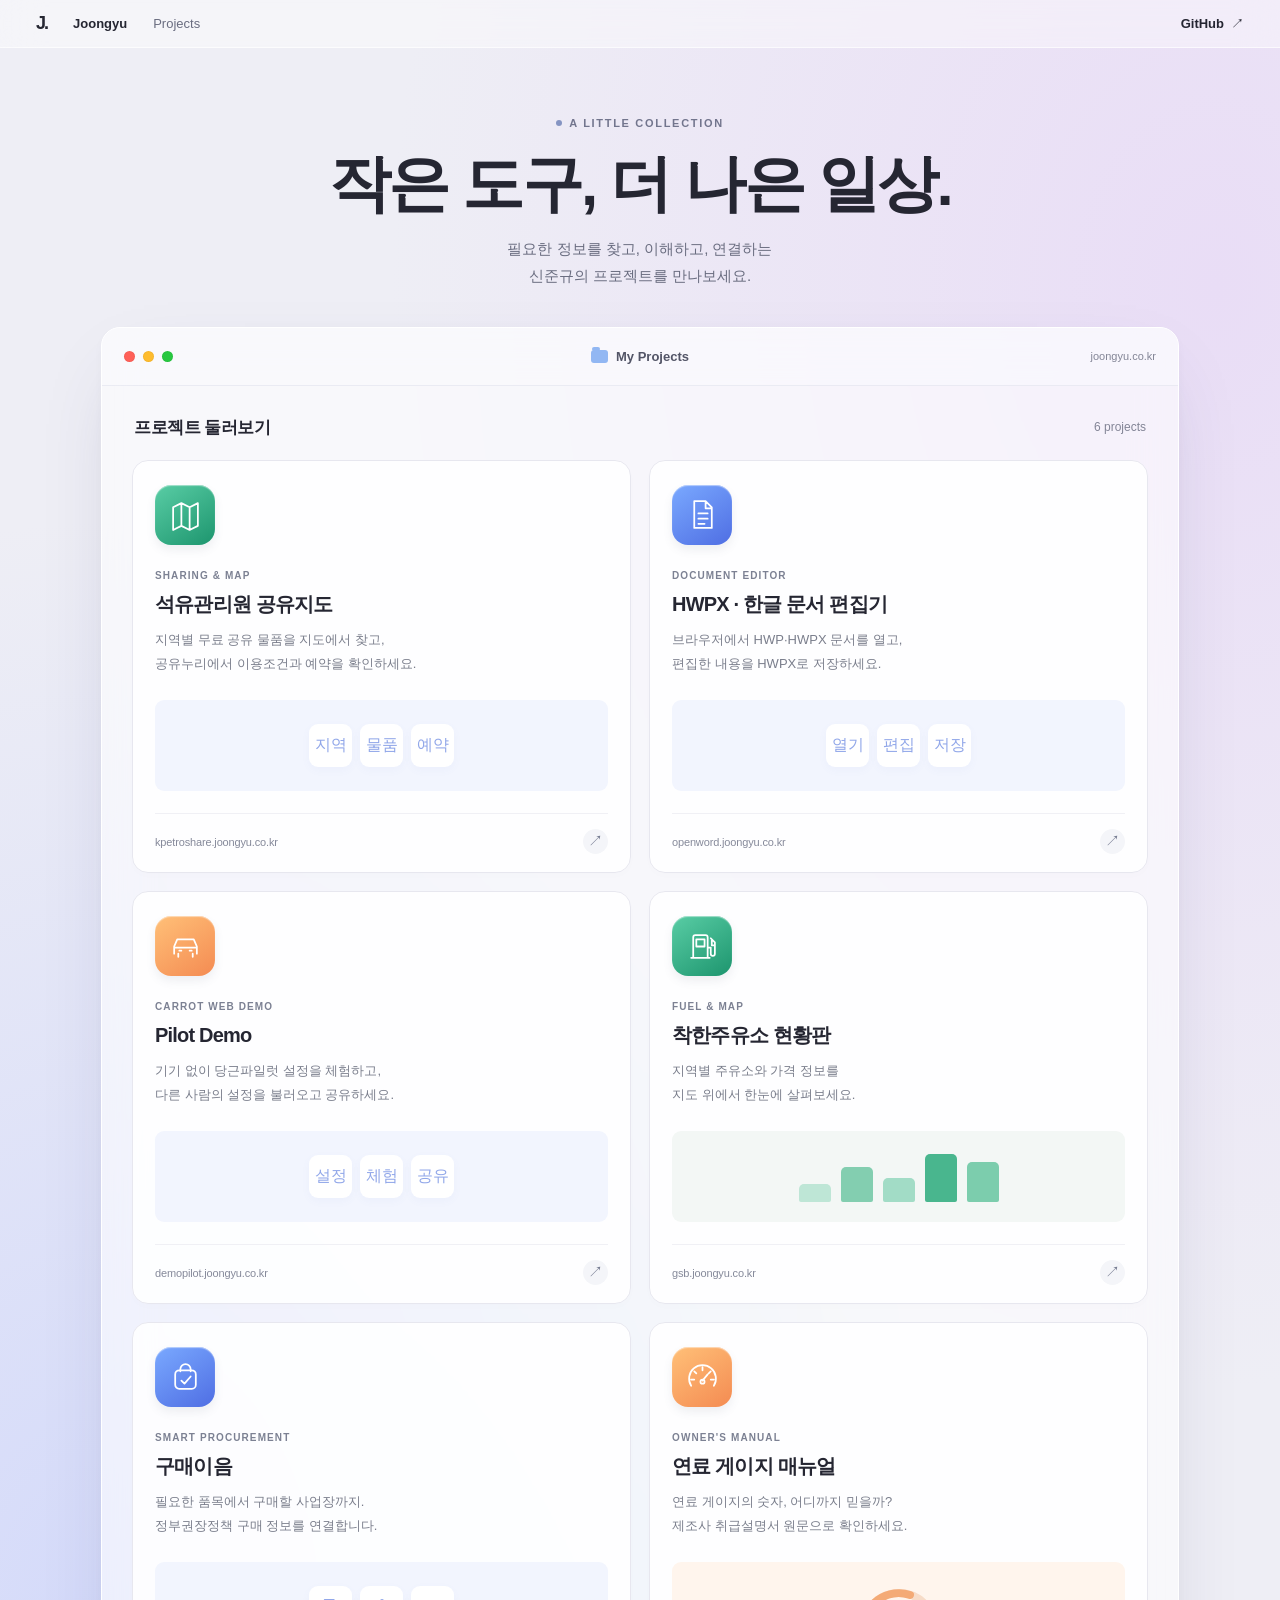
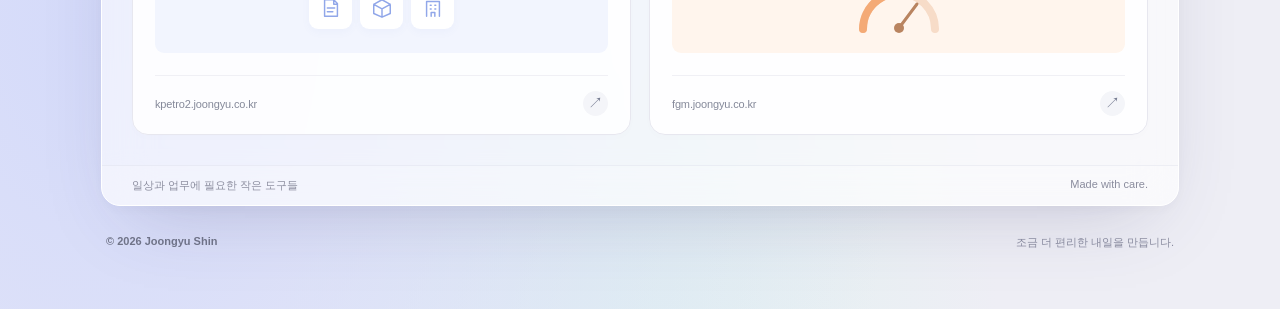
<file: index.html>
<!doctype html>
<html lang="ko">
<head>
<meta charset="utf-8"><meta name="viewport" content="width=device-width,initial-scale=1">
<meta name="description" content="신준규의 프로젝트 — 석유관리원 공유지도, HWPX 한글 문서 편집기, 착한주유소 현황판, 구매이음, 연료 게이지 매뉴얼, Pilot Demo">
<meta name="theme-color" content="#ececf6"><title>Joongyu · Projects</title>
<style>
:root{color-scheme:light;--ink:#252632;--muted:#6a6d80;--blue:#4369dc}*{box-sizing:border-box}body{margin:0;min-height:100svh;color:var(--ink);font-family:-apple-system,BlinkMacSystemFont,"Segoe UI","Apple SD Gothic Neo","Malgun Gothic",sans-serif;background:#eeeef5;background-image:radial-gradient(ellipse at 8% 85%,#d4dafa 0,transparent 48%),radial-gradient(ellipse at 95% 15%,#e9ddf6 0,transparent 48%),radial-gradient(ellipse at 50% 110%,#e1f2f0 0,transparent 40%)}a{color:inherit;text-decoration:none}a:focus-visible{outline:3px solid #4369dc;outline-offset:6px}.skip{position:fixed;top:-100px;left:20px;z-index:5;padding:12px;background:white}.skip:focus{top:12px}.menubar{height:48px;display:flex;align-items:center;justify-content:space-between;padding:0 36px;background:#ffffff65;border-bottom:1px solid #ffffffa8;backdrop-filter:blur(20px);font-size:13px}.menuleft{display:flex;align-items:center;gap:26px}.monogram{font-size:18px;font-weight:850;letter-spacing:-2px}.menuleft strong{font-weight:650}.menuleft span:last-child{color:var(--muted)}.github{display:flex;align-items:center;gap:7px;font-weight:550}.github svg{width:16px;height:16px}main{max-width:1150px;margin:0 auto;padding:64px 36px 30px}.intro{text-align:center;margin-bottom:38px}.eyebrow{display:inline-flex;align-items:center;gap:7px;font-size:11px;font-weight:650;letter-spacing:1.7px;color:#72758d}.eyebrow::before{content:"";width:6px;height:6px;background:#8594c2;border-radius:50%}h1{font-size:clamp(38px,5.5vw,62px);line-height:1.16;letter-spacing:-2.6px;font-weight:730;margin:18px 0 15px}.intro p{margin:0;color:var(--muted);font-size:15px;line-height:1.8}.window{overflow:hidden;background:#ffffff94;border:1px solid #fff;border-radius:19px;box-shadow:0 30px 75px -30px #45447740,0 4px 14px #54537509;backdrop-filter:blur(24px)}.toolbar{height:58px;display:grid;grid-template-columns:1fr auto 1fr;align-items:center;padding:0 22px;border-bottom:1px solid #d6d7e56e;background:#f9f9fd8c}.lights{display:flex;gap:8px}.lights i{width:11px;height:11px;border-radius:50%;box-shadow:inset 0 0 0 1px #0000000b;background:#ff6058}.lights i:nth-child(2){background:#febc2e}.lights i:nth-child(3){background:#28c840}.windowtitle{font-size:13px;font-weight:600;color:#535567;display:flex;align-items:center;gap:8px}.folder{width:17px;height:13px;border-radius:3px;background:#92b7f3;position:relative}.folder:before{content:"";position:absolute;top:-3px;left:1px;width:8px;height:4px;border-radius:2px;background:#92b7f3}.viewlabel{justify-self:end;font-size:11px;color:#838596}.windowbody{padding:30px}.sectionhead{display:flex;justify-content:space-between;align-items:center;margin:0 2px 21px}.sectionhead h2{font-size:17px;letter-spacing:-.5px;margin:0;font-weight:650}.sectionhead span{font-size:12px;color:#838596}.grid{display:grid;grid-template-columns:repeat(2,minmax(0,1fr));gap:18px}.card{display:flex;flex-direction:column;min-width:0;padding:24px 22px 18px;border:1px solid #e7e7ef;border-radius:16px;background:#ffffffdc;box-shadow:0 3px 8px #20244803;transition:transform .2s,box-shadow .2s,border-color .2s}.card:hover{transform:translateY(-5px);border-color:#c6cbe5;box-shadow:0 14px 28px #42457414}.appicon{width:60px;height:60px;border-radius:16px;display:grid;place-items:center;color:#fff;box-shadow:inset 0 1px 1px #ffffff80,0 5px 10px #53627218;background:linear-gradient(145deg,#59cda5,#1d956e)}.appicon svg{width:33px;height:33px;stroke:currentColor;fill:none;stroke-width:1.7;stroke-linecap:round;stroke-linejoin:round}.blue{background:linear-gradient(145deg,#7aa9ff,#4f6ee3)}.orange{background:linear-gradient(145deg,#ffc078,#f48b52)}.category{font-size:10px;color:#7c8193;letter-spacing:1.1px;margin:25px 0 9px;font-weight:650}.card h3{font-size:20px;letter-spacing:-.8px;line-height:1.4;margin:0 0 10px;font-weight:680}.card p{font-size:13px;color:#7a7e8c;line-height:1.85;margin:0 0 24px;min-height:48px;word-break:keep-all}.preview{height:91px;border-radius:9px;margin:0 0 22px;overflow:hidden;position:relative;background:#f3f7f5;display:flex;align-items:center;justify-content:center;gap:9px}.bars{align-items:flex-end;padding:20px 28px;gap:10px}.bars span{flex:1;max-width:32px;border-radius:5px 5px 2px 2px;background:#bee6d6;height:35%}.bars span:nth-child(2){height:68%;background:#83ceb0}.bars span:nth-child(3){height:48%;background:#a2dcc6}.bars span:nth-child(4){height:95%;background:#49b68e}.bars span:nth-child(5){height:78%;background:#7ccdAD}.tiles{background:#f2f5fe;gap:8px}.tiles span{height:43px;width:43px;border-radius:9px;background:white;box-shadow:0 3px 8px #627dcc0c;display:grid;place-items:center;color:#91a7e9}.tiles svg{width:22px;height:22px;stroke:currentColor;fill:none;stroke-width:1.6;stroke-linecap:round;stroke-linejoin:round}.gauge{background:#fff5ed}.gauge svg{width:108px;height:65px}.cardbottom{margin-top:auto;padding-top:15px;border-top:1px solid #f0f0f5;display:flex;align-items:center;justify-content:space-between;gap:5px;font-size:11px;color:#85899a;letter-spacing:-.15px}.open{width:25px;height:25px;border-radius:50%;background:#f4f5f9;color:#787e93;display:grid;place-items:center;font-size:15px;transition:background .2s,color .2s}.card:hover .open{background:#4269db;color:white}.statusbar{padding:12px 30px;border-top:1px solid #dadce966;font-size:11px;display:flex;justify-content:space-between;color:#8b8d9e;background:#ffffff30}.footer{display:flex;justify-content:space-between;gap:16px;color:#8b8da0;font-size:11px;padding:29px 5px}.footer span:first-child{font-weight:600;color:#717589}@media(min-width:1450px){main{padding-top:95px}}@media(max-width:800px){main{padding:44px 22px 20px}.windowbody{padding:23px}.grid{gap:12px}.card{padding:20px 15px 15px}.card h3{font-size:17px}.card p{font-size:12px}.preview{height:75px}.cardbottom{font-size:10px}.intro{margin-bottom:30px}}@media(max-width:620px){.menubar{padding:0 22px;height:44px}.menuleft{gap:18px}.menuleft span:last-child{display:none}main{padding:38px 16px 18px}h1{letter-spacing:-1.7px;font-size:38px}.intro p{font-size:13px}.window{border-radius:16px}.toolbar{padding:0 16px;height:50px}.viewlabel{display:none}.windowtitle{grid-column:2}.windowbody{padding:21px 16px}.sectionhead{margin-bottom:16px}.grid{grid-template-columns:1fr;gap:14px}.card{padding:21px}.appicon{width:52px;height:52px;border-radius:14px}.category{margin-top:18px}.card h3{font-size:21px}.card p{font-size:13px;min-height:0;margin-bottom:18px}.preview{height:76px;margin-bottom:17px}.cardbottom{font-size:12px}.statusbar{padding:12px 18px}.statusbar span:last-child{display:none}.footer{font-size:10px;padding:23px 3px}.footer span:last-child{max-width:160px;text-align:right}}@media(prefers-reduced-motion:reduce){*{transition:none!important}}
</style></head>
<body><a class="skip" href="#projects">프로젝트 바로가기</a>
<header class="menubar"><div class="menuleft"><a href="/" class="monogram" aria-label="Joongyu 홈">J.</a><strong>Joongyu</strong><span>Projects</span></div><a class="github" href="https://github.com/joongyu01">GitHub <span aria-hidden="true">↗</span></a></header>
<main><section class="intro"><div class="eyebrow">A LITTLE COLLECTION</div><h1>작은 도구, 더 나은 일상.</h1><p>필요한 정보를 찾고, 이해하고, 연결하는<br>신준규의 프로젝트를 만나보세요.</p></section>
<section class="window" id="projects" aria-labelledby="project-title"><div class="toolbar"><div class="lights" aria-hidden="true"><i></i><i></i><i></i></div><div class="windowtitle"><span class="folder" aria-hidden="true"></span>My Projects</div><span class="viewlabel">joongyu.co.kr</span></div><div class="windowbody"><div class="sectionhead"><h2 id="project-title">프로젝트 둘러보기</h2><span>6 projects</span></div><div class="grid">
<a class="card" href="https://kpetroshare.joongyu.co.kr/"><div class="appicon" aria-hidden="true"><svg viewBox="0 0 32 32"><path d="M4 9l8-4 8 4 8-4v22l-8 4-8-4-8 4zM12 5v22M20 9v22"/></svg></div><div class="category">SHARING & MAP</div><h3>석유관리원 공유지도</h3><p>지역별 무료 공유 물품을 지도에서 찾고,<br>공유누리에서 이용조건과 예약을 확인하세요.</p><div class="preview tiles" aria-hidden="true"><span>지역</span><span>물품</span><span>예약</span></div><div class="cardbottom"><span>kpetroshare.joongyu.co.kr</span><span class="open" aria-hidden="true">↗</span></div></a>
<a class="card" href="https://openword.joongyu.co.kr/"><div class="appicon blue" aria-hidden="true"><svg viewBox="0 0 32 32"><path d="M8 3h11l6 6v20H8zM19 3v7h6M12 15h9M12 20h9M12 25h6"/></svg></div><div class="category">DOCUMENT EDITOR</div><h3>HWPX · 한글 문서 편집기</h3><p>브라우저에서 HWP·HWPX 문서를 열고,<br>편집한 내용을 HWPX로 저장하세요.</p><div class="preview tiles" aria-hidden="true"><span>열기</span><span>편집</span><span>저장</span></div><div class="cardbottom"><span>openword.joongyu.co.kr</span><span class="open" aria-hidden="true">↗</span></div></a>
<a class="card" href="https://demopilot.joongyu.co.kr/"><div class="appicon orange" aria-hidden="true"><svg viewBox="0 0 32 32"><path d="M5 23v-7l3-7h16l3 7v7M5 17h22M9 23v3M23 23v3M10 20h2M20 20h2"/></svg></div><div class="category">CARROT WEB DEMO</div><h3>Pilot Demo</h3><p>기기 없이 당근파일럿 설정을 체험하고,<br>다른 사람의 설정을 불러오고 공유하세요.</p><div class="preview tiles" aria-hidden="true"><span>설정</span><span>체험</span><span>공유</span></div><div class="cardbottom"><span>demopilot.joongyu.co.kr</span><span class="open" aria-hidden="true">↗</span></div></a>
<a class="card" href="https://gsb.joongyu.co.kr/"><div class="appicon" aria-hidden="true"><svg viewBox="0 0 32 32"><path d="M7 27V7a2 2 0 0 1 2-2h10a2 2 0 0 1 2 2v20M5 27h18M10 9h8v7h-8zM21 17h3v6a2 2 0 0 0 4 0V12l-4-4M25 10v5h3"/></svg></div><div class="category">FUEL & MAP</div><h3>착한주유소 현황판</h3><p>지역별 주유소와 가격 정보를<br>지도 위에서 한눈에 살펴보세요.</p><div class="preview bars" aria-hidden="true"><span></span><span></span><span></span><span></span><span></span></div><div class="cardbottom"><span>gsb.joongyu.co.kr</span><span class="open" aria-hidden="true">↗</span></div></a>
<a class="card" href="https://kpetro2.joongyu.co.kr/"><div class="appicon blue" aria-hidden="true"><svg viewBox="0 0 32 32"><rect x="6" y="9" width="20" height="18" rx="4"/><path d="M11 10V8a5 5 0 0 1 10 0v2M12 19l3 3 6-7"/></svg></div><div class="category">SMART PROCUREMENT</div><h3>구매이음</h3><p>필요한 품목에서 구매할 사업장까지.<br>정부권장정책 구매 정보를 연결합니다.</p><div class="preview tiles" aria-hidden="true"><span><svg viewBox="0 0 24 24"><path d="M5 3h10l4 4v14H5zM15 3v5h4M8 12h8M8 16h6"/></svg></span><span><svg viewBox="0 0 24 24"><path d="M3 8l9-5 9 5v10l-9 4-9-4zM3 8l9 5 9-5M12 13v9"/></svg></span><span><svg viewBox="0 0 24 24"><path d="M5 21V5h14v16M9 9h1M14 9h1M9 13h1M14 13h1M10 21v-4h4v4"/></svg></span></div><div class="cardbottom"><span>kpetro2.joongyu.co.kr</span><span class="open" aria-hidden="true">↗</span></div></a>
<a class="card" href="https://fgm.joongyu.co.kr/"><div class="appicon orange" aria-hidden="true"><svg viewBox="0 0 32 32"><path d="M5 24a13 13 0 1 1 22 0M8 10l2 2M16 6v3M24 10l-2 2M5 18h3M24 18h3M16 19l5-6"/><circle cx="16" cy="20" r="2"/></svg></div><div class="category">OWNER'S MANUAL</div><h3>연료 게이지 매뉴얼</h3><p>연료 게이지의 숫자, 어디까지 믿을까?<br>제조사 취급설명서 원문으로 확인하세요.</p><div class="preview gauge" aria-hidden="true"><svg viewBox="0 0 108 65" fill="none"><path d="M18 54a36 36 0 0 1 72 0" stroke="#f7dcc8" stroke-width="8" stroke-linecap="round"/><path d="M18 54a36 36 0 0 1 47-34" stroke="#f4aa76" stroke-width="8" stroke-linecap="round"/><path d="M54 53l18-24" stroke="#b98460" stroke-width="3" stroke-linecap="round"/><circle cx="54" cy="53" r="5" fill="#b98460"/></svg></div><div class="cardbottom"><span>fgm.joongyu.co.kr</span><span class="open" aria-hidden="true">↗</span></div></a>
</div></div><div class="statusbar"><span>일상과 업무에 필요한 작은 도구들</span><span>Made with care.</span></div></section>
<footer class="footer"><span>© 2026 Joongyu Shin</span><span>조금 더 편리한 내일을 만듭니다.</span></footer></main></body></html>
</file>
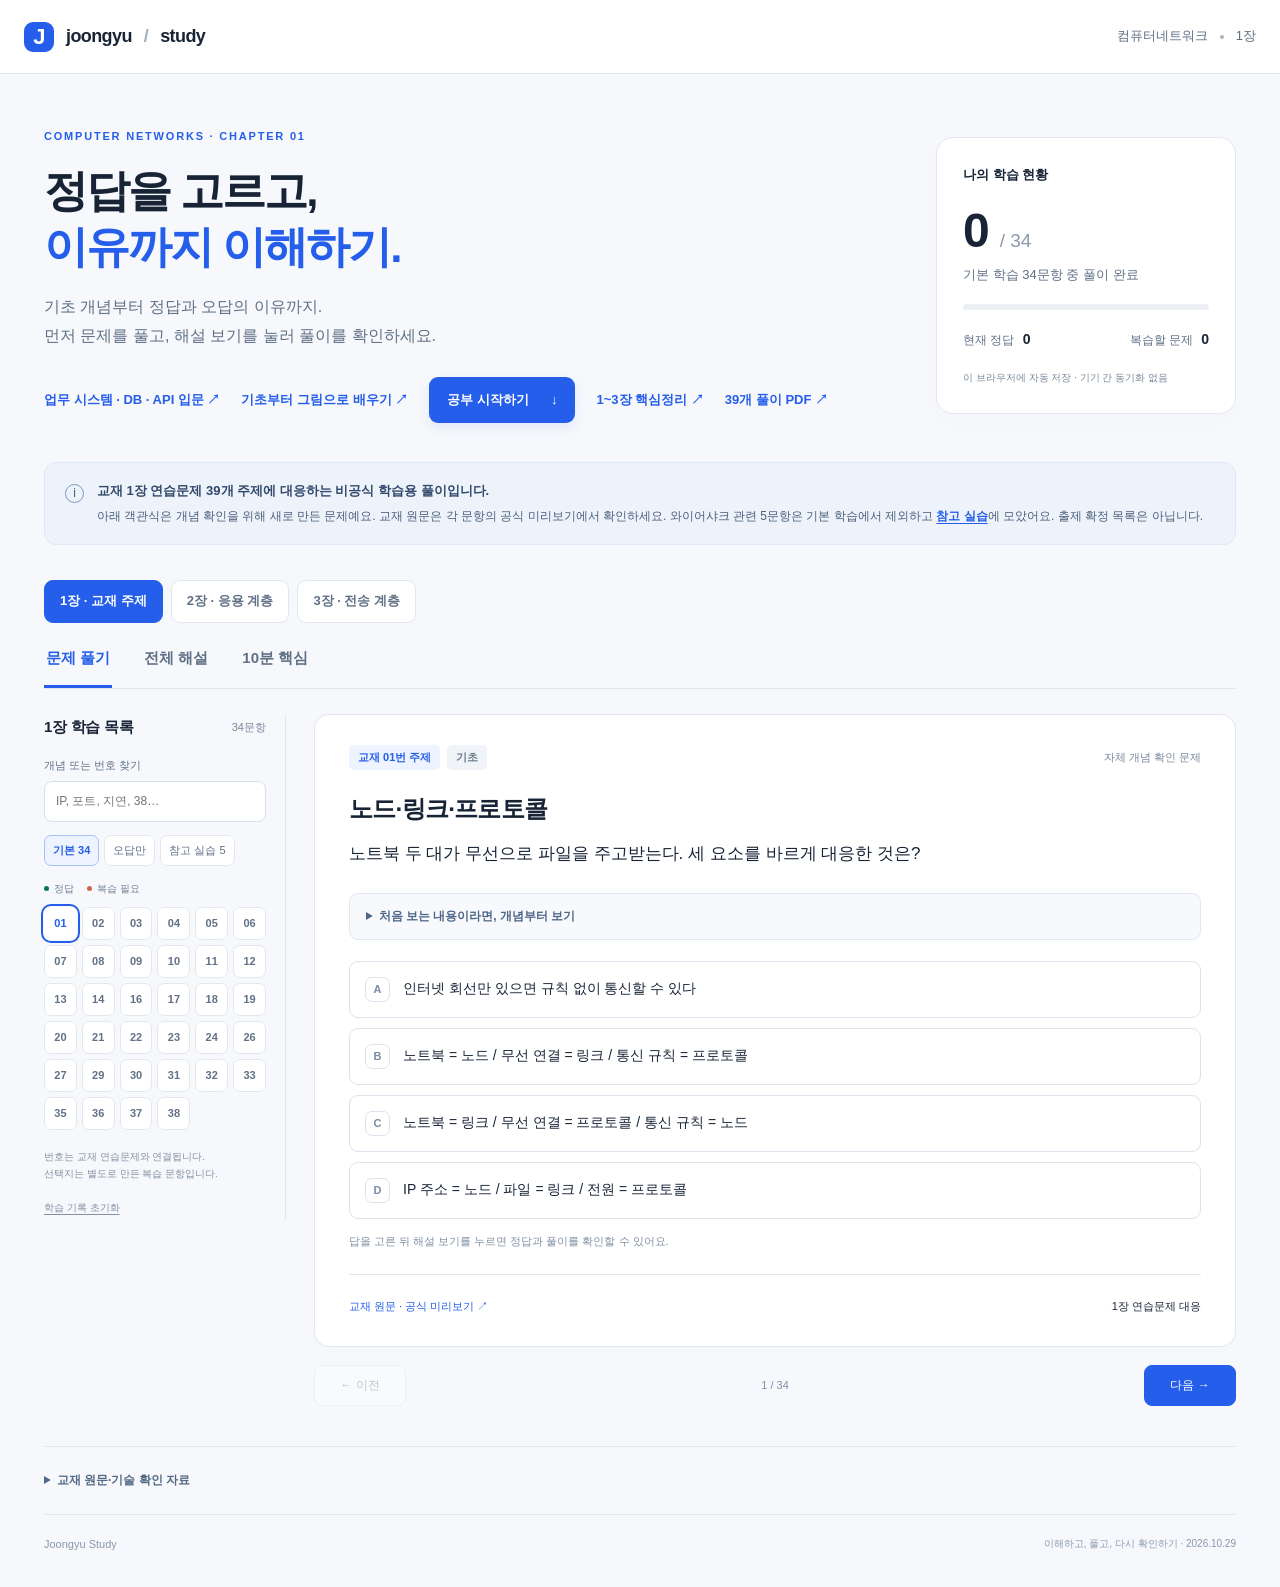
<file: study/index.html>
<!doctype html>
<html lang="ko">
<head>
  <meta charset="utf-8">
  <meta name="viewport" content="width=device-width,initial-scale=1">
  <meta name="theme-color" content="#2563eb">
  <meta name="description" content="컴퓨터네트워크 1장 39개 주제. 개념부터 정답·오답의 이유, 서술형 답안까지. 휴대폰에서 이어서 공부하세요.">
  <title>컴퓨터네트워크 · Joongyu Study</title>
  <link rel="icon" href="icon.svg" type="image/svg+xml">
  <link rel="stylesheet" href="style.css?v=20261029-3">
  <script defer src="data.js?v=20261029-1"></script>
  <script defer src="app.js?v=20261029-3"></script>
</head>
<body>
  <a class="skip" href="#workspace">학습으로 바로가기</a>
  <header class="topbar"><a class="brand" href="./"><span class="brand-icon">J</span> joongyu<span class="brand-slash">/</span><strong>study</strong></a><span class="top-meta">컴퓨터네트워크 <span class="dot"></span> 1장</span></header>
  <main>
    <section class="hero">
      <div><p class="eyebrow">COMPUTER NETWORKS · CHAPTER 01</p><h1>정답을 고르고,<br><span>이유까지 이해하기.</span></h1><p class="intro">기초 개념부터 정답과 오답의 이유까지.<br class="desktop-break"> 먼저 문제를 풀고, 해설 보기를 눌러 풀이를 확인하세요.</p><div class="hero-links"><a href="system-basics.html">업무 시스템 · DB · API 입문 ↗</a><a href="joongyu-network-basics.html">기초부터 그림으로 배우기 ↗</a><a class="primary-link" href="#workspace">공부 시작하기 <span>↓</span></a><a href="notes.html">1~3장 핵심정리 ↗</a><a href="chapter1-solutions.pdf" target="_blank" rel="noopener">39개 풀이 PDF ↗</a></div></div>
      <aside class="progress-card" aria-label="학습 현황"><p>나의 학습 현황</p><div class="progress-number"><strong id="solved-count">0</strong><span>/ 34</span></div><p id="progress-label">기본 학습 34문항 중 풀이 완료</p><div class="track"><div id="progress-fill"></div></div><div class="progress-bottom"><span>현재 정답 <b id="correct-count">0</b></span><span>복습할 문제 <b id="wrong-count">0</b></span></div><small id="save-status">이 브라우저에 자동 저장 · 기기 간 동기화 없음</small></aside>
    </section>
    <div class="scope-note"><span class="note-symbol">i</span><div><strong>교재 1장 연습문제 39개 주제에 대응하는 비공식 학습용 풀이입니다.</strong><p>아래 객관식은 개념 확인을 위해 새로 만든 문제예요. 교재 원문은 각 문항의 공식 미리보기에서 확인하세요. 와이어샤크 관련 5문항은 기본 학습에서 제외하고 <button class="text-button" id="extra-shortcut">참고 실습</button>에 모았어요. 출제 확정 목록은 아닙니다.</p></div></div>
    <section id="workspace" class="workspace" aria-label="학습 공간">
      <nav class="chapter-nav" aria-label="장 선택"><a href="./" aria-current="page">1장 · 교재 주제</a><a href="chapter2.html">2장 · 응용 계층</a><a href="chapter3.html">3장 · 전송 계층</a></nav>
      <div class="view-tabs" role="tablist" aria-label="학습 방식"><button role="tab" id="tab-quiz" aria-controls="quiz-view" aria-selected="true" data-view="quiz">문제 풀기</button><button role="tab" id="tab-read" aria-controls="read-view" aria-selected="false" data-view="read">전체 해설</button><button role="tab" id="tab-cram" aria-controls="cram-view" aria-selected="false" data-view="cram">10분 핵심</button></div>
      <div class="study-layout" id="study-layout">
        <aside class="sidebar"><div class="sidebar-heading"><h2>1장 학습 목록</h2><span id="list-count">34문항</span></div><label class="search-label" for="search">개념 또는 번호 찾기</label><input type="search" id="search" placeholder="IP, 포트, 지연, 38…" autocomplete="off"><div class="filters" aria-label="문제 범위"><button class="active" data-filter="core" aria-pressed="true">기본 34</button><button data-filter="wrong" aria-pressed="false">오답만</button><button data-filter="extra" aria-pressed="false">참고 실습 5</button></div><div class="legend"><span><i class="good-dot"></i> 정답</span><span><i class="bad-dot"></i> 복습 필요</span></div><nav id="question-nav" aria-label="문제 선택"></nav><p class="sidebar-foot">번호는 교재 연습문제와 연결됩니다.<br>선택지는 별도로 만든 복습 문항입니다.</p><button id="reset" class="reset">학습 기록 초기화</button></aside>
        <div class="content-area"><section id="quiz-view" role="tabpanel" aria-labelledby="tab-quiz"><div id="quiz"></div></section><section id="read-view" role="tabpanel" aria-labelledby="tab-read" hidden><div class="read-heading"><h2>개념부터 서술형 답안까지</h2><p>문항을 열면 개념, 풀이 순서, 답안 예시를 이어서 읽을 수 있어요.</p></div><div id="read-list"></div></section></div>
      </div>
      <section id="cram-view" role="tabpanel" aria-labelledby="tab-cram" hidden>
        <div class="cram-heading"><p class="eyebrow">LAST 10 MINUTES</p><h2>이유와 함께 기억할 여덟 가지</h2><p>1장 개념 복습용입니다. 전체 시험 범위 1~3장은 <a href="notes.html">핵심정리</a>에서 이어 보세요.</p></div>
        <div class="cram-grid">
          <article><span>01 / 주소</span><h3>IP는 목적지, MAC은 다음 전달 대상</h3><p>원격 서버로 보낼 때 목적지 IP는 서버, 첫 프레임의 목적지 MAC은 게이트웨이. 포트는 호스트 안의 통신 종점을 구분한다.</p><b>라우터마다 MAC은 바뀌어도 종단 IP는 보통 유지. NAT는 예외.</b></article>
          <article><span>02 / 계층</span><h3>세그먼트 → 패킷 → 프레임</h3><p>응용 데이터를 TCP 세그먼트에, 세그먼트를 IP 패킷에, 패킷을 링크 프레임에 넣는다. 수신은 역순이다.</p><b>스위치는 MAC, 라우터는 IP를 기준으로 전달.</b></article>
          <article><span>03 / 단위</span><h3>200 Mbps ÷ 8 = 25 MB/s</h3><p>1 byte는 8 bit. b와 B를 구분한다. 회선 속도는 실제 파일 처리량의 보장이 아니다.</p><b>bit → byte는 ÷8. 반대는 ×8.</b></article>
          <article><span>04 / 성능</span><h3>대역폭이 넓어도 지연은 클 수 있다</h3><p>전송 지연은 L/R, 전파 지연은 d/v. 큐잉·처리 지연도 있다. 실시간 통신은 지터와 손실도 중요하다.</p><b>많이 보낼 수 있는가 ≠ 빨리 도착하는가.</b></article>
          <article><span>05 / ping</span><h3>ICMP 성공이 웹 성공은 아니다</h3><p>ping은 도달성과 RTT의 단서다. 웹은 DNS, TCP 또는 QUIC, TLS, HTTP도 통과해야 한다.</p><b>ping 실패도 ICMP 차단 때문일 수 있다.</b></article>
          <article><span>06 / tracert</span><h3>한 홉의 RTT는 내 PC 기준 왕복 시간</h3><p>바로 앞 홉과의 구간 지연이 아니다. 별표는 탐색 응답을 못 받았다는 뜻이며 단선 확정은 아니다.</p><b>한 홉만 느림과 이후 홉도 계속 느림을 구분.</b></article>
          <article><span>07 / DNS</span><h3>이름 문제와 연결 문제를 나눠 보기</h3><p>IP는 되는데 이름을 못 찾으면 nslookup. IP가 여러 개 나오는 것은 CDN·부하 분산일 수 있다.</p><b>DNS 정상이어도 포트·TLS·앱은 따로 확인.</b></article>
          <article><span>08 / 서술형</span><h3>결론 → 이유 → 확인 방법 → 한계</h3><p>“게이트웨이는 되지만 외부 IP가 실패하므로 WAN·경로·정책을 조사한다. 다른 목적지와 앱도 비교하며 ICMP 차단 가능성은 남겨 둔다.”</p><b>무조건·항상으로 단정하기보다 근거로 범위를 좁히기.</b></article>
        </div>
      </section>
    </section>
    <details class="sources"><summary>교재 원문·기술 확인 자료</summary><p>진혜진, 『컴퓨터 네트워크: 와이어샤크, 패킷 트레이서와 함께하는』(한빛아카데미, 2026), 1장 연습문제 주제와 번호를 기준으로 작성한 자체 해설입니다. 출판사·교수자의 공식 답안이나 채점 기준은 아닙니다.</p><ul><li>공식 미리보기: <a href="https://preview2.hanbit.co.kr/books/lalc/#p=26" target="_blank" rel="noopener">1~17번</a> · <a href="https://preview2.hanbit.co.kr/books/lalc/#p=27" target="_blank" rel="noopener">18~29번</a> · <a href="https://preview2.hanbit.co.kr/books/lalc/#p=28" target="_blank" rel="noopener">30~39번</a></li><li>Microsoft Learn: <a href="https://learn.microsoft.com/en-us/windows-server/administration/windows-commands/ping">ping</a> · <a href="https://learn.microsoft.com/en-us/windows-server/administration/windows-commands/tracert">tracert</a> · <a href="https://learn.microsoft.com/en-us/windows-server/administration/windows-commands/ipconfig">ipconfig</a> · <a href="https://learn.microsoft.com/en-us/windows-server/administration/windows-commands/nslookup">nslookup</a> · <a href="https://learn.microsoft.com/en-us/powershell/module/nettcpip/test-netconnection">Test-NetConnection</a></li><li>프로토콜: <a href="https://www.rfc-editor.org/rfc/rfc791.html">IPv4 · RFC 791</a> · <a href="https://www.rfc-editor.org/rfc/rfc826">ARP · RFC 826</a></li><li>참고 실습: Wireshark <a href="https://wiki.wireshark.org/captureFilters">캡처 필터</a> · <a href="https://www.wireshark.org/docs/man-pages/wireshark-filter">표시 필터</a></li></ul><p>39번은 실험 설계 예시이며 실제 측정 결과가 아닙니다. 학습 기록은 현재 브라우저에만 저장됩니다.</p></details>
  </main>
  <footer>Joongyu Study <span>이해하고, 풀고, 다시 확인하기 · 2026.10.29</span></footer>
  <noscript><p>문제 풀기에는 JavaScript가 필요합니다. <a href="chapter1-solutions.pdf">전체 풀이 PDF</a>로 읽을 수 있습니다.</p></noscript>
</body>
</html>
</file>
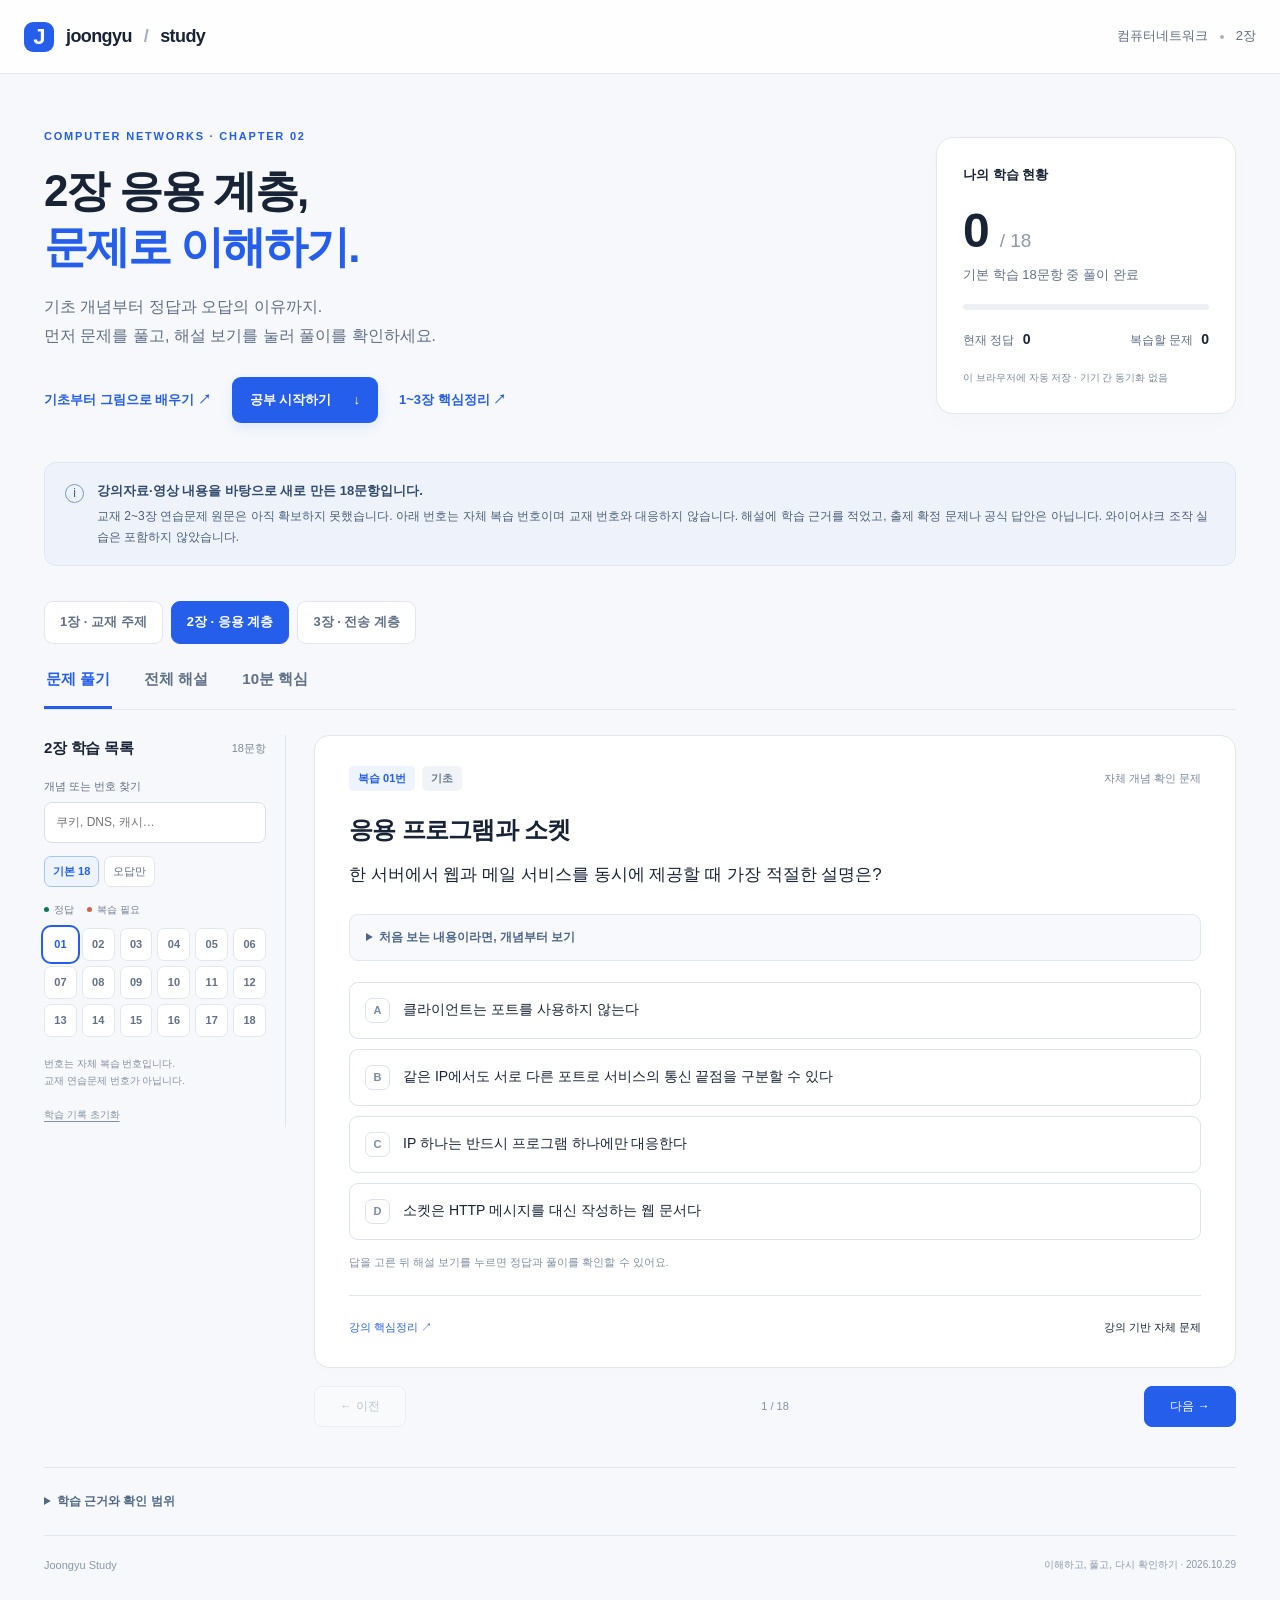
<file: study/chapter2.html>
<!doctype html>
<html lang="ko">
<head>
  <meta charset="utf-8">
  <meta name="viewport" content="width=device-width,initial-scale=1">
  <meta name="theme-color" content="#2563eb">
  <meta name="description" content="컴퓨터네트워크 2장 응용 계층 강의 기반 18문항. 개념·정답·오답 이유와 계산 풀이.">
  <title>컴퓨터네트워크 2장 · Joongyu Study</title>
  <link rel="icon" href="icon.svg" type="image/svg+xml">
  <link rel="stylesheet" href="style.css?v=20261029-3">
  <script defer src="ch2-data.js?v=20261029-3"></script>
  <script>window.STUDY_CHAPTER=2;</script>
  <script defer src="app.js?v=20261029-3"></script>
</head>
<body>
  <a class="skip" href="#workspace">학습으로 바로가기</a>
  <header class="topbar"><a class="brand" href="./"><span class="brand-icon">J</span> joongyu<span class="brand-slash">/</span><strong>study</strong></a><span class="top-meta">컴퓨터네트워크 <span class="dot"></span> 2장</span></header>
  <main>
    <section class="hero">
      <div><p class="eyebrow">COMPUTER NETWORKS · CHAPTER 02</p><h1>2장 응용 계층,<br><span>문제로 이해하기.</span></h1><p class="intro">기초 개념부터 정답과 오답의 이유까지.<br class="desktop-break"> 먼저 문제를 풀고, 해설 보기를 눌러 풀이를 확인하세요.</p><div class="hero-links"><a href="joongyu-network-basics.html">기초부터 그림으로 배우기 ↗</a><a class="primary-link" href="#workspace">공부 시작하기 <span>↓</span></a><a href="notes.html">1~3장 핵심정리 ↗</a></div></div>
      <aside class="progress-card" aria-label="학습 현황"><p>나의 학습 현황</p><div class="progress-number"><strong id="solved-count">0</strong><span>/ 18</span></div><p id="progress-label">기본 학습 18문항 중 풀이 완료</p><div class="track"><div id="progress-fill"></div></div><div class="progress-bottom"><span>현재 정답 <b id="correct-count">0</b></span><span>복습할 문제 <b id="wrong-count">0</b></span></div><small id="save-status">이 브라우저에 자동 저장 · 기기 간 동기화 없음</small></aside>
    </section>
    <div class="scope-note"><span class="note-symbol">i</span><div><strong>강의자료·영상 내용을 바탕으로 새로 만든 18문항입니다.</strong><p>교재 2~3장 연습문제 원문은 아직 확보하지 못했습니다. 아래 번호는 자체 복습 번호이며 교재 번호와 대응하지 않습니다. 해설에 학습 근거를 적었고, 출제 확정 문제나 공식 답안은 아닙니다. 와이어샤크 조작 실습은 포함하지 않았습니다.</p></div></div>
    <section id="workspace" class="workspace" aria-label="학습 공간">
      <nav class="chapter-nav" aria-label="장 선택"><a href="./">1장 · 교재 주제</a><a href="chapter2.html" aria-current="page">2장 · 응용 계층</a><a href="chapter3.html">3장 · 전송 계층</a></nav>
      <div class="view-tabs" role="tablist" aria-label="학습 방식"><button role="tab" id="tab-quiz" aria-controls="quiz-view" aria-selected="true" data-view="quiz">문제 풀기</button><button role="tab" id="tab-read" aria-controls="read-view" aria-selected="false" data-view="read">전체 해설</button><button role="tab" id="tab-cram" aria-controls="cram-view" aria-selected="false" data-view="cram">10분 핵심</button></div>
      <div class="study-layout" id="study-layout">
        <aside class="sidebar"><div class="sidebar-heading"><h2>2장 학습 목록</h2><span id="list-count">18문항</span></div><label class="search-label" for="search">개념 또는 번호 찾기</label><input type="search" id="search" placeholder="쿠키, DNS, 캐시…" autocomplete="off"><div class="filters" aria-label="문제 범위"><button class="active" data-filter="core" aria-pressed="true">기본 18</button><button data-filter="wrong" aria-pressed="false">오답만</button><button data-filter="extra" aria-pressed="false" hidden>참고 실습 0</button></div><div class="legend"><span><i class="good-dot"></i> 정답</span><span><i class="bad-dot"></i> 복습 필요</span></div><nav id="question-nav" aria-label="문제 선택"></nav><p class="sidebar-foot">번호는 자체 복습 번호입니다.<br>교재 연습문제 번호가 아닙니다.</p><button id="reset" class="reset">학습 기록 초기화</button></aside>
        <div class="content-area"><section id="quiz-view" role="tabpanel" aria-labelledby="tab-quiz"><div id="quiz"></div></section><section id="read-view" role="tabpanel" aria-labelledby="tab-read" hidden><div class="read-heading"><h2>개념부터 서술형 답안까지</h2><p>문항을 열면 개념, 풀이 순서, 답안 예시를 이어서 읽을 수 있어요.</p></div><div id="read-list"></div></section></div>
      </div>
      <section id="cram-view" role="tabpanel" aria-labelledby="tab-cram" hidden>
        <div class="cram-heading"><p class="eyebrow">LAST 10 MINUTES</p><h2>2장 마지막 핵심 여덟 가지</h2><p>2장 강의 기반 복습용입니다. 전체 시험 범위 1~3장은 <a href="notes.html">핵심정리</a>에서 이어 보세요.</p></div>
        <div class="cram-grid"><article><span>01 / HTTP</span><h3>메서드와 메시지</h3><p>GET 조회 / POST 제출·처리 / PUT 대체 / PATCH 일부 변경 / DELETE 삭제. HTTP/1.1은 시작 줄·헤더·빈 줄·본문으로 읽는다.</p><b>HTTP/2·3까지 같은 텍스트 형식이라고 일반화하지 않기.</b></article><article><span>02 / 상태 코드</span><h3>401 인증, 403 거부, 404 없음</h3><p>200 성공 / 204 본문 없는 성공 / 301·302 이동 / 304 변경 없음 / 500 서버 내부 오류.</p><b>304는 기존 캐시 본문 재사용.</b></article><article><span>03 / 쿠키</span><h3>Set-Cookie 내려옴, Cookie 올라감</h3><p>서버가 세션 식별자를 보내고 브라우저가 적용 대상 요청에 돌려준다. 서버 세션 상태와 쿠키 저장 위치를 구분한다.</p><b>쿠키에 비밀번호 원문이 반드시 들어가는 것은 아님.</b></article><article><span>04 / 캐시</span><h3>ETag → If-None-Match → 304</h3><p>기존 ETag로 조건부 GET을 보내고 같으면 304, 바뀌면 새 본문의 200. CDN은 가까운 서버에서 제공한다.</p><b>쿠키는 상태 정보, 캐시는 자원 재사용.</b></article><article><span>05 / HTTPS</span><h3>기밀성·무결성·서버 인증</h3><p>SNI는 접속하려는 서버 이름, SAN은 인증서에 유효한 이름. 이름·유효기간·신뢰 체인을 검증한다.</p><b>TLS 연결 보호가 판매자의 정직성을 보증하지는 않음.</b></article><article><span>06 / DNS</span><h3>A v4 / AAAA v6 / MX 메일</h3><p>CNAME 별칭 / NS 권한 서버. 재귀 리졸버가 캐시를 확인하고 필요하면 루트→TLD→권한 서버를 따라간다.</p><b>DNS TTL은 캐시 시간. UDP·TCP 53 모두 사용.</b></article><article><span>07 / 메일·포트</span><h3>SMTP 보내기, IMAP 동기화</h3><p>SMTP 25 서버 간 / 587 제출. POP3 110·보호된 연결 995, IMAP 143·보호된 연결 993. HTTP 80, HTTPS 443.</p><b>FTP 제어 21, 데이터 포트는 능동·수동 모드를 구분.</b></article><article><span>08 / 버전</span><h3>HTTP/2 TCP / HTTP/3 QUIC</h3><p>HTTP/2 다중화에도 TCP 손실 HOL은 남는다. QUIC은 UDP 위에서 신뢰성·스트림·보안을 구현한다.</p><b>UDP 기반이라고 QUIC도 신뢰성 없는 비연결인 것은 아님.</b></article></div>
      </section>
    </section>
    <details class="sources"><summary>학습 근거와 확인 범위</summary><p>2장 교안, 교수자 TCP 보충자료, 확보한 강의 영상 자막을 바탕으로 작성한 자체 복습 문제입니다. 강의 영상의 시간은 영상 시작 기준이며 각 해설에서 해당 근거를 확인할 수 있습니다. 자막 오인식은 교안과 계산으로 교정했습니다.</p><p>교재 연습문제 원문·번호·공식 답안과는 다릅니다. 문제의 수치 변형과 선택지는 새로 작성했습니다. TCP 종합 문제는 교수자 보충자료의 수치를 사용했습니다.</p><p>기술 표현 대조: <a href="https://www.rfc-editor.org/rfc/rfc9293.html">TCP</a> · <a href="https://www.rfc-editor.org/rfc/rfc5681.html">혼잡 제어</a> · <a href="https://www.rfc-editor.org/rfc/rfc9000.html">QUIC</a> · <a href="https://www.rfc-editor.org/rfc/rfc9111.html">HTTP 캐시</a>. 이는 출제 확정의 근거가 아닙니다.</p><p>학습 기록은 장별로 이 브라우저에 저장되며 기기 간 동기화는 없습니다.</p></details>
  </main>
  <footer>Joongyu Study <span>이해하고, 풀고, 다시 확인하기 · 2026.10.29</span></footer>
  <noscript><p>문제 풀기에는 JavaScript가 필요합니다. <a href="notes.html">1~3장 핵심정리</a>로 읽을 수 있습니다.</p></noscript>
</body>
</html>
</file>
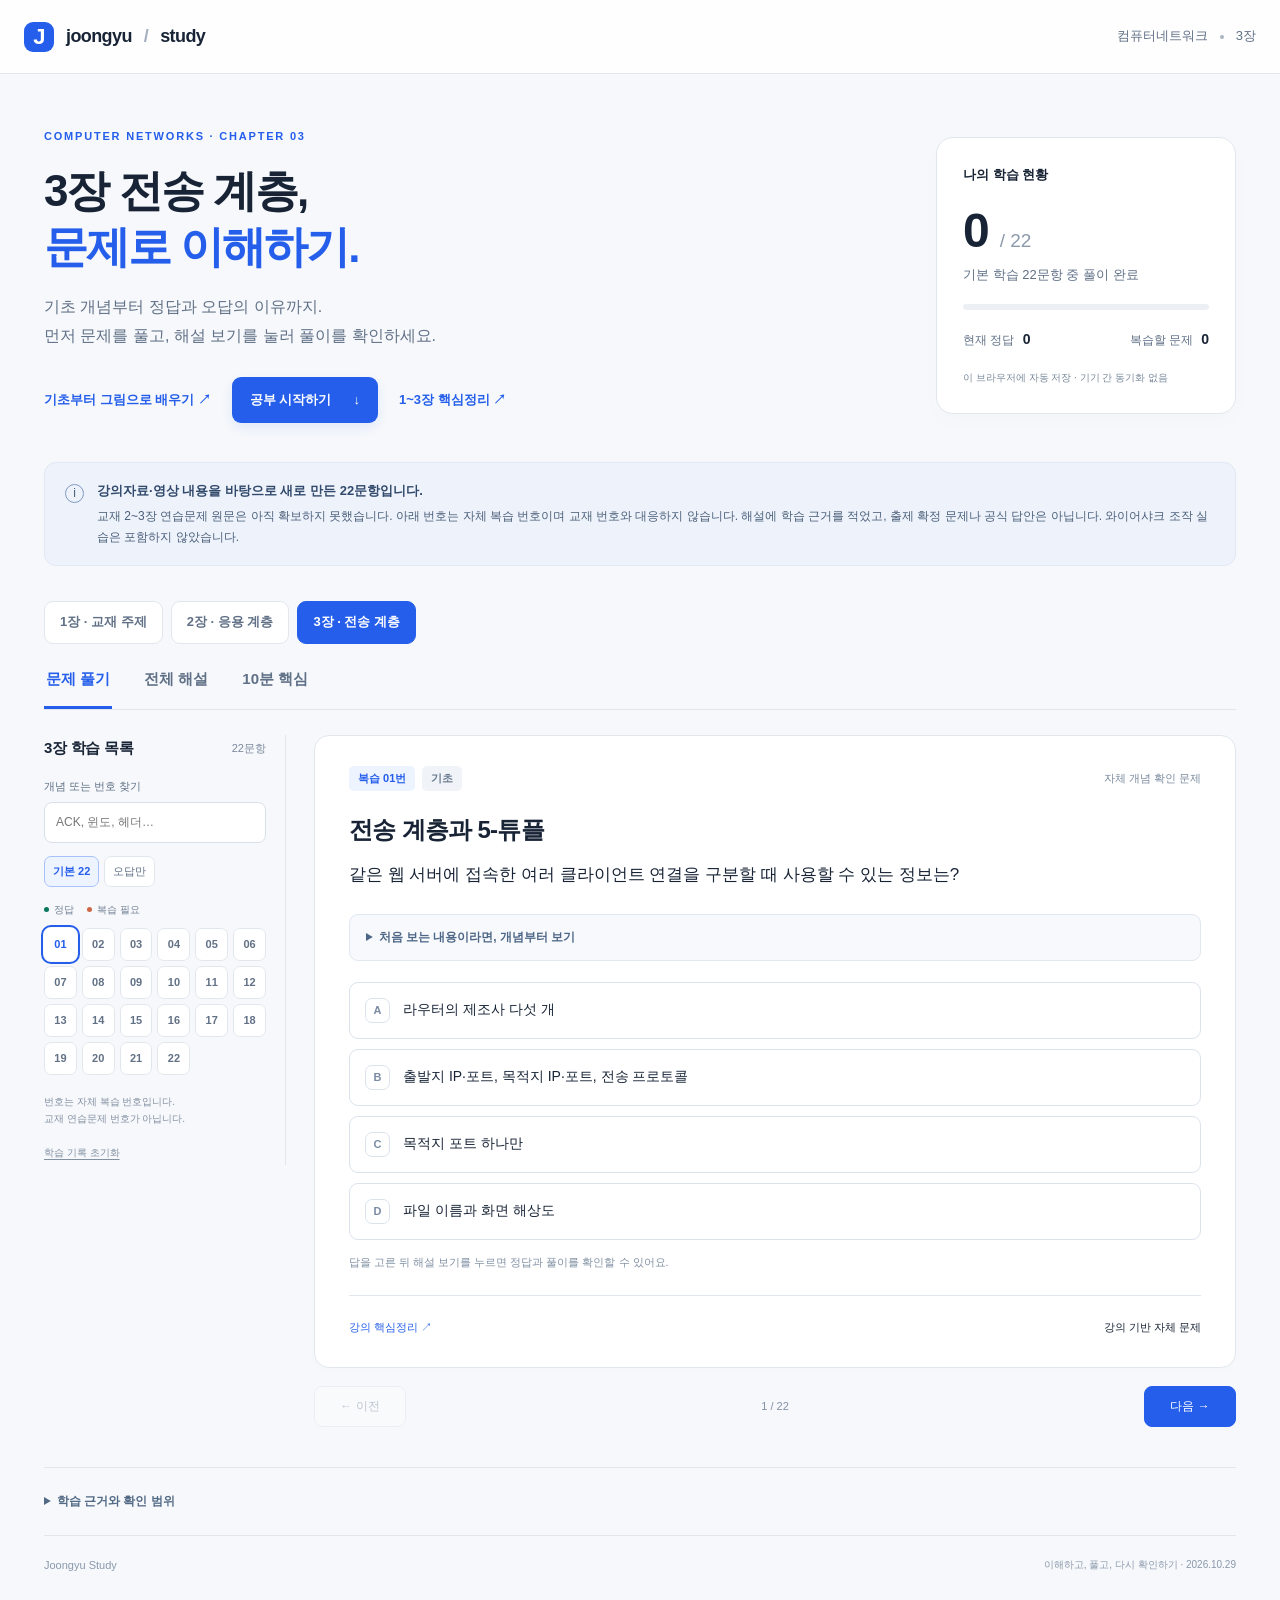
<file: study/chapter3.html>
<!doctype html>
<html lang="ko">
<head>
  <meta charset="utf-8">
  <meta name="viewport" content="width=device-width,initial-scale=1">
  <meta name="theme-color" content="#2563eb">
  <meta name="description" content="컴퓨터네트워크 3장 전송 계층 강의 기반 22문항. 개념·정답·오답 이유와 계산 풀이.">
  <title>컴퓨터네트워크 3장 · Joongyu Study</title>
  <link rel="icon" href="icon.svg" type="image/svg+xml">
  <link rel="stylesheet" href="style.css?v=20261029-3">
  <script defer src="ch3-data.js?v=20261029-3"></script>
  <script>window.STUDY_CHAPTER=3;</script>
  <script defer src="app.js?v=20261029-3"></script>
</head>
<body>
  <a class="skip" href="#workspace">학습으로 바로가기</a>
  <header class="topbar"><a class="brand" href="./"><span class="brand-icon">J</span> joongyu<span class="brand-slash">/</span><strong>study</strong></a><span class="top-meta">컴퓨터네트워크 <span class="dot"></span> 3장</span></header>
  <main>
    <section class="hero">
      <div><p class="eyebrow">COMPUTER NETWORKS · CHAPTER 03</p><h1>3장 전송 계층,<br><span>문제로 이해하기.</span></h1><p class="intro">기초 개념부터 정답과 오답의 이유까지.<br class="desktop-break"> 먼저 문제를 풀고, 해설 보기를 눌러 풀이를 확인하세요.</p><div class="hero-links"><a href="joongyu-network-basics.html">기초부터 그림으로 배우기 ↗</a><a class="primary-link" href="#workspace">공부 시작하기 <span>↓</span></a><a href="notes.html">1~3장 핵심정리 ↗</a></div></div>
      <aside class="progress-card" aria-label="학습 현황"><p>나의 학습 현황</p><div class="progress-number"><strong id="solved-count">0</strong><span>/ 22</span></div><p id="progress-label">기본 학습 22문항 중 풀이 완료</p><div class="track"><div id="progress-fill"></div></div><div class="progress-bottom"><span>현재 정답 <b id="correct-count">0</b></span><span>복습할 문제 <b id="wrong-count">0</b></span></div><small id="save-status">이 브라우저에 자동 저장 · 기기 간 동기화 없음</small></aside>
    </section>
    <div class="scope-note"><span class="note-symbol">i</span><div><strong>강의자료·영상 내용을 바탕으로 새로 만든 22문항입니다.</strong><p>교재 2~3장 연습문제 원문은 아직 확보하지 못했습니다. 아래 번호는 자체 복습 번호이며 교재 번호와 대응하지 않습니다. 해설에 학습 근거를 적었고, 출제 확정 문제나 공식 답안은 아닙니다. 와이어샤크 조작 실습은 포함하지 않았습니다.</p></div></div>
    <section id="workspace" class="workspace" aria-label="학습 공간">
      <nav class="chapter-nav" aria-label="장 선택"><a href="./">1장 · 교재 주제</a><a href="chapter2.html">2장 · 응용 계층</a><a href="chapter3.html" aria-current="page">3장 · 전송 계층</a></nav>
      <div class="view-tabs" role="tablist" aria-label="학습 방식"><button role="tab" id="tab-quiz" aria-controls="quiz-view" aria-selected="true" data-view="quiz">문제 풀기</button><button role="tab" id="tab-read" aria-controls="read-view" aria-selected="false" data-view="read">전체 해설</button><button role="tab" id="tab-cram" aria-controls="cram-view" aria-selected="false" data-view="cram">10분 핵심</button></div>
      <div class="study-layout" id="study-layout">
        <aside class="sidebar"><div class="sidebar-heading"><h2>3장 학습 목록</h2><span id="list-count">22문항</span></div><label class="search-label" for="search">개념 또는 번호 찾기</label><input type="search" id="search" placeholder="ACK, 윈도, 헤더…" autocomplete="off"><div class="filters" aria-label="문제 범위"><button class="active" data-filter="core" aria-pressed="true">기본 22</button><button data-filter="wrong" aria-pressed="false">오답만</button><button data-filter="extra" aria-pressed="false" hidden>참고 실습 0</button></div><div class="legend"><span><i class="good-dot"></i> 정답</span><span><i class="bad-dot"></i> 복습 필요</span></div><nav id="question-nav" aria-label="문제 선택"></nav><p class="sidebar-foot">번호는 자체 복습 번호입니다.<br>교재 연습문제 번호가 아닙니다.</p><button id="reset" class="reset">학습 기록 초기화</button></aside>
        <div class="content-area"><section id="quiz-view" role="tabpanel" aria-labelledby="tab-quiz"><div id="quiz"></div></section><section id="read-view" role="tabpanel" aria-labelledby="tab-read" hidden><div class="read-heading"><h2>개념부터 서술형 답안까지</h2><p>문항을 열면 개념, 풀이 순서, 답안 예시를 이어서 읽을 수 있어요.</p></div><div id="read-list"></div></section></div>
      </div>
      <section id="cram-view" role="tabpanel" aria-labelledby="tab-cram" hidden>
        <div class="cram-heading"><p class="eyebrow">LAST 10 MINUTES</p><h2>3장 마지막 핵심 여덟 가지</h2><p>3장 강의 기반 복습용입니다. 전체 시험 범위 1~3장은 <a href="notes.html">핵심정리</a>에서 이어 보세요.</p></div>
        <div class="cram-grid"><article><span>01 / SEQ·ACK</span><h3>ACK는 다음으로 받을 바이트 번호</h3><p>SEQ 700에서 80B 수신 → 700~779 → ACK 780. 양방향 SEQ 공간은 독립이다.</p><b>데이터 +길이 / SYN·FIN +1 / 순수 ACK +0.</b></article><article><span>02 / 교수자 예제</span><h3>마지막 C→S: SEQ 2202, ACK 3202</h3><p>C 초기 2000, S 초기 3000. 각각 데이터 200B, SYN·FIN 각각 1. C 2000+202, S 3000+202.</p><b>종료 중간 ACK와 FIN은 한 세그먼트로 합칠 수 있음.</b></article><article><span>03 / 누적 ACK</span><h3>중간이 비면 그 번호에서 기다림</h3><p>100~499 수신, 500~599 손실, 600~899 버퍼 → ACK 500. 빈칸 복구 후 ACK 900.</p><b>SACK는 뒤쪽에 따로 받은 블록 정보를 추가로 알림.</b></article><article><span>04 / 헤더</span><h3>Data Offset ×4 = TCP 헤더 B</h3><p>8→32B, 옵션+패딩 12B. 기본 20B+옵션 3B+패딩 1B=24B → Offset 6.</p><b>TCP 최소 20B / UDP 고정 8B / MSS는 데이터 크기.</b></article><article><span>05 / 윈도</span><h3>min(rwnd,cwnd) − 미확인 데이터</h3><p>8000B, 5000B, 미확인 2000B → 추가 3000B. 창 시작 500·크기 800 → 500~1299.</p><b>rwnd 수신 버퍼 / cwnd 네트워크 혼잡.</b></article><article><span>06 / 손실 복구</span><h3>중복 ACK와 타임아웃을 구분</h3><p>전형적인 빠른 재전송: 최초 ACK 이후 중복 ACK 세 개. RTT는 왕복 시간, RTO는 재전송 대기 기준.</p><b>순서 뒤바뀜 등도 가능하므로 손실 신호로 추정하는 것.</b></article><article><span>07 / 혼잡 그래프</span><h3>강의 모델: 배증 → 선형 증가</h3><p>초기 1, 임계값 16: 1→2→4→8→16→17→18. 그림의 중복 ACK 감소는 약 절반, 타임아웃은 1부터.</p><b>문제의 알고리즘·초기값 우선. 모든 TCP의 고정 동작은 아님.</b></article><article><span>08 / QUIC</span><h3>스트림별 순서와 Connection ID</h3><p>다른 스트림의 불필요한 HOL을 줄이고 주소 변경 시 연결을 이어갈 수 있다. 0-RTT는 조건이 맞는 재접속 등에서 가능.</p><b>동일 스트림 손실과 연결 단위 혼잡 영향까지 없애지는 않음.</b></article></div>
      </section>
    </section>
    <details class="sources"><summary>학습 근거와 확인 범위</summary><p>3장 교안, 교수자 TCP 보충자료, 확보한 강의 영상 자막을 바탕으로 작성한 자체 복습 문제입니다. 강의 영상의 시간은 영상 시작 기준이며 각 해설에서 해당 근거를 확인할 수 있습니다. 자막 오인식은 교안과 계산으로 교정했습니다.</p><p>교재 연습문제 원문·번호·공식 답안과는 다릅니다. 문제의 수치 변형과 선택지는 새로 작성했습니다. TCP 종합 문제는 교수자 보충자료의 수치를 사용했습니다.</p><p>기술 표현 대조: <a href="https://www.rfc-editor.org/rfc/rfc9293.html">TCP</a> · <a href="https://www.rfc-editor.org/rfc/rfc5681.html">혼잡 제어</a> · <a href="https://www.rfc-editor.org/rfc/rfc9000.html">QUIC</a> · <a href="https://www.rfc-editor.org/rfc/rfc9111.html">HTTP 캐시</a>. 이는 출제 확정의 근거가 아닙니다.</p><p>학습 기록은 장별로 이 브라우저에 저장되며 기기 간 동기화는 없습니다.</p></details>
  </main>
  <footer>Joongyu Study <span>이해하고, 풀고, 다시 확인하기 · 2026.10.29</span></footer>
  <noscript><p>문제 풀기에는 JavaScript가 필요합니다. <a href="notes.html">1~3장 핵심정리</a>로 읽을 수 있습니다.</p></noscript>
</body>
</html>
</file>
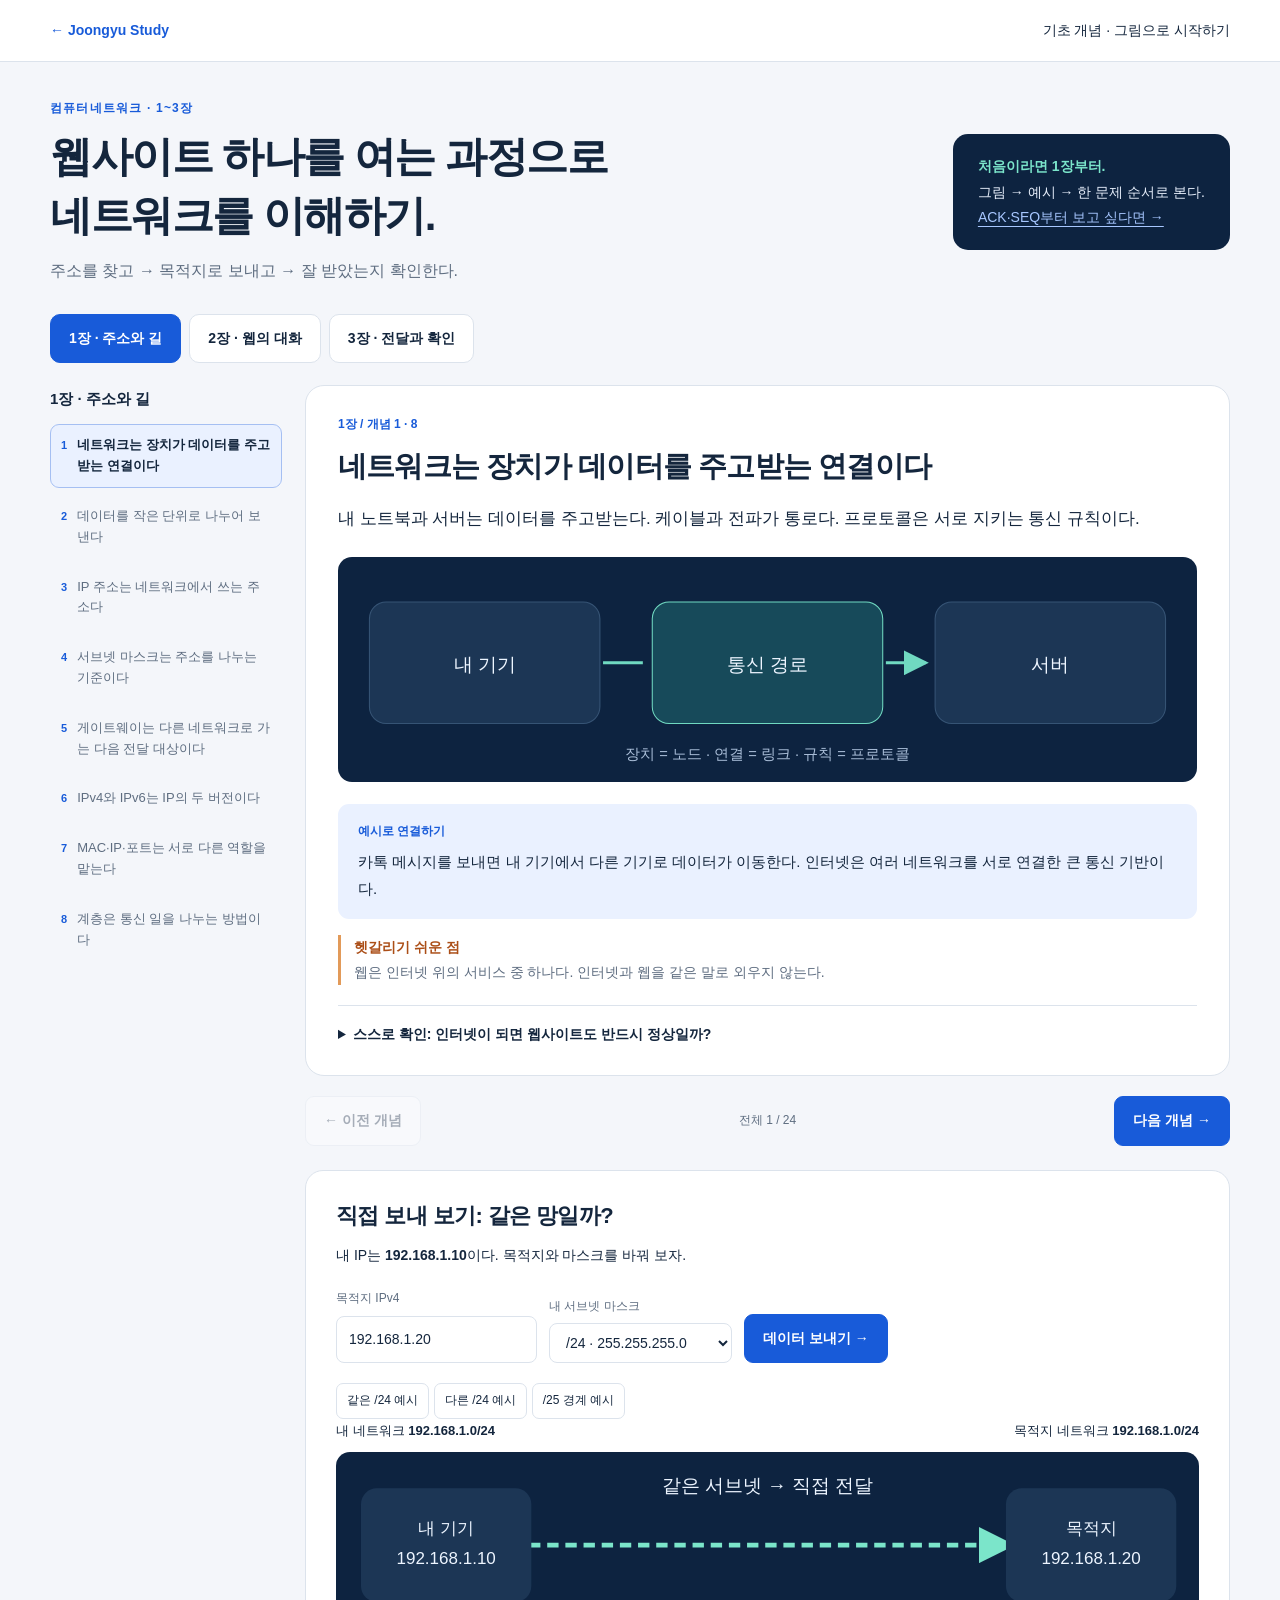
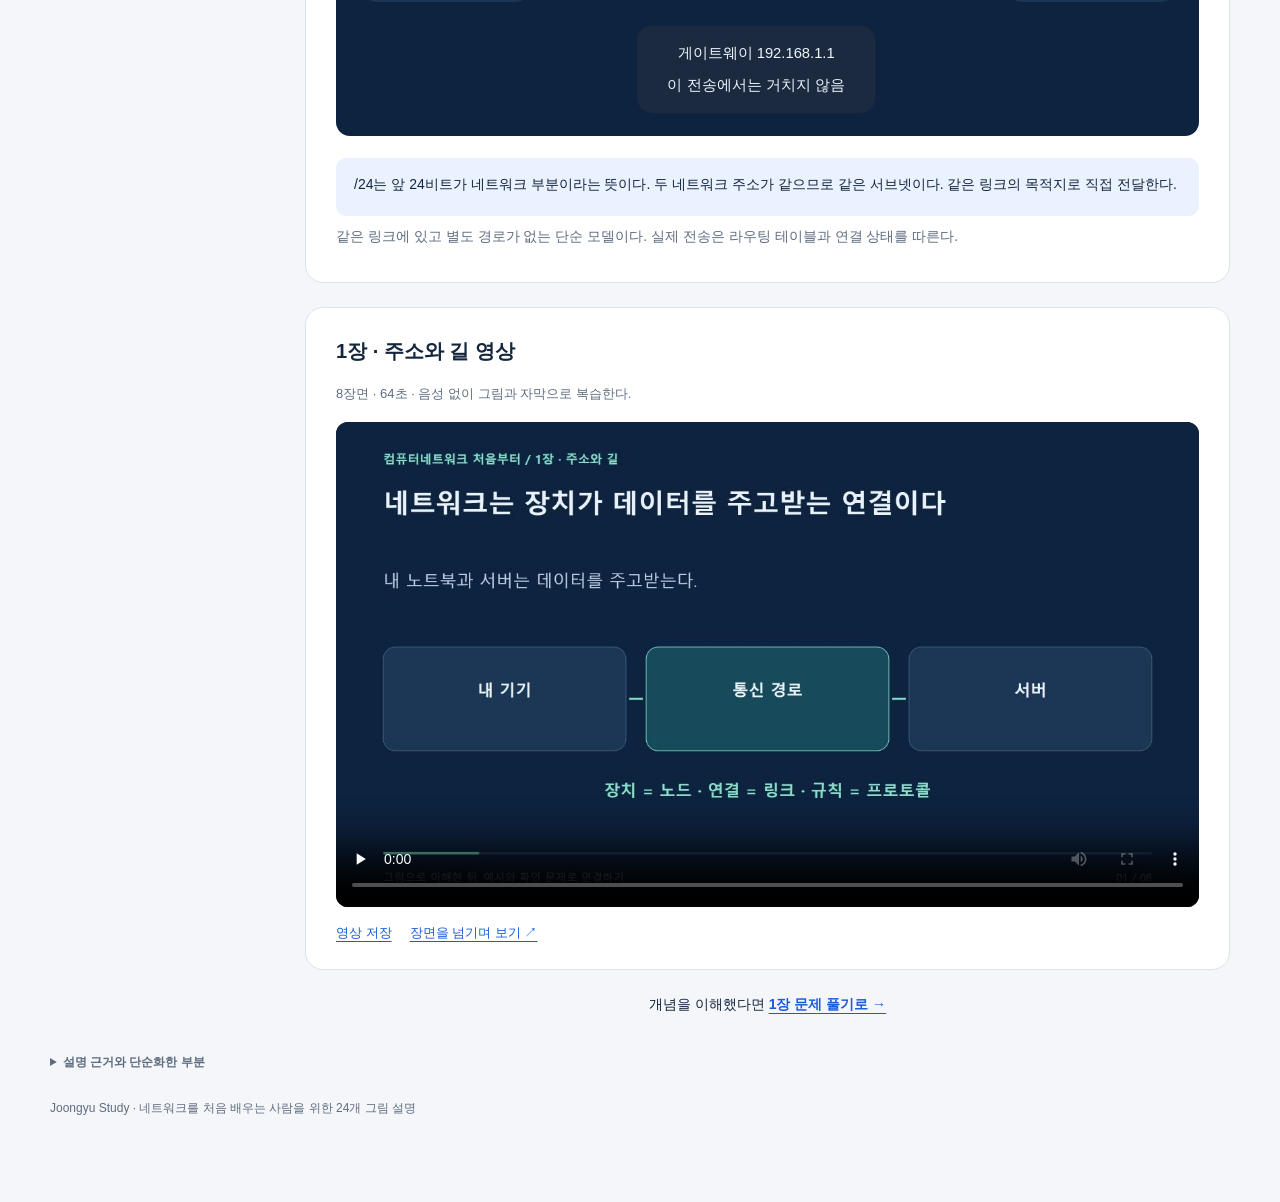
<file: study/joongyu-network-basics.html>
<!doctype html><html lang="ko"><head><meta charset="utf-8"><meta name="viewport" content="width=device-width,initial-scale=1"><meta name="theme-color" content="#0d2340"><title>네트워크 처음부터 · Joongyu Study</title>
<style>
:root{font-family:-apple-system,BlinkMacSystemFont,"Segoe UI","Malgun Gothic",sans-serif;color-scheme:light dark;--bg:#f4f6fa;--paper:#fff;--ink:#14263d;--muted:#5e6d80;--line:#dce3ec;--blue:#185bd9;--soft:#eaf1ff;--green:#007d67;--orange:#ab4e17}*{box-sizing:border-box}body{margin:0;background:var(--bg);color:var(--ink);line-height:1.8}a{color:var(--blue);text-underline-offset:4px}button,input,select{font:inherit}button,summary{cursor:pointer}button{color:inherit}button:focus-visible,a:focus-visible,input:focus-visible,select:focus-visible,summary:focus-visible{outline:3px solid #729cff;outline-offset:3px}[hidden]{display:none!important}header{padding:18px max(20px,calc((100% - 1180px)/2));border-bottom:1px solid var(--line);display:flex;justify-content:space-between;background:var(--paper);gap:15px;font-size:14px}header a{text-decoration:none;font-weight:700}main{max-width:1220px;padding:36px 20px 70px;margin:auto}.hero{display:flex;align-items:center;gap:30px;justify-content:space-between;margin-bottom:28px}.eyebrow{font-size:12px;color:var(--blue);font-weight:750;letter-spacing:.1em}.hero h1{font-size:clamp(27px,4vw,42px);letter-spacing:-1.5px;line-height:1.4;margin:8px 0 12px}.hero p{margin:0;color:var(--muted)}.hero aside{background:#0d2340;color:#e7effb;padding:20px 25px;border-radius:15px;max-width:320px;font-size:14px}.hero aside b{color:#7be5ca}.hero aside a{color:#a7c7ff}.chapters{display:flex;gap:8px;flex-wrap:wrap;margin-bottom:22px}.chapters button,.modes button{border:1px solid var(--line);padding:11px 18px;border-radius:10px;background:var(--paper);font-weight:650;font-size:14px}.chapters button[aria-pressed=true],.modes button[aria-pressed=true]{background:var(--blue);border-color:var(--blue);color:white}.layout{display:grid;grid-template-columns:232px minmax(0,1fr);gap:23px}.sidebar{align-self:start;position:sticky;top:16px}.sidebar h2{font-size:15px;margin:0 0 12px}.lesson-list{display:grid;gap:7px}.lesson-list button{display:flex;gap:10px;text-align:left;align-items:baseline;border:1px solid transparent;background:transparent;border-radius:9px;padding:10px;font-size:13px;line-height:1.6;color:var(--muted)}.lesson-list button b{font-size:11px;color:var(--blue)}.lesson-list button[aria-current=true]{border-color:#a5bff2;background:var(--soft);color:var(--ink);font-weight:650}.card{background:var(--paper);border:1px solid var(--line);border-radius:19px;padding:28px 32px;scroll-margin-top:20px}.card .meta{font-size:12px;color:var(--blue);font-weight:700}.card h2{word-break:keep-all;overflow-wrap:anywhere;font-size:clamp(23px,3vw,29px);line-height:1.5;letter-spacing:-.8px;margin:9px 0 16px}.plain{font-size:17px;margin:0 0 22px;word-break:keep-all;overflow-wrap:anywhere}.diagram{background:#0d2340;border-radius:14px;overflow:hidden;margin-bottom:22px}.diagram svg{display:block;width:100%;height:auto}.diagram .mobile-diagram{display:none}.mobile-hint{display:none}.diagram text{font-family:"Malgun Gothic",sans-serif;fill:#edf5ff}.diagram .minor{fill:#a9bdd7}.example{background:var(--soft);border-radius:11px;padding:17px 20px;font-size:15px}.example b{color:var(--blue);display:block;font-size:12px;margin-bottom:5px}.trap{font-size:14px;margin:16px 0;color:var(--muted);padding-left:13px;border-left:3px solid #e29a59}.trap b{color:var(--orange)}.check{border-top:1px solid var(--line);padding-top:16px;margin-top:20px}.check summary{font-size:14px;font-weight:650}.check p{font-size:14px;color:var(--muted)}.next-row{display:flex;align-items:center;justify-content:space-between;gap:12px;margin-top:20px}.next-row button,.run{border:1px solid var(--line);background:var(--paper);border-radius:9px;padding:11px 18px;font-size:14px;font-weight:650}.next-row button:last-child,.run{color:#fff;background:var(--blue);border-color:var(--blue)}button:disabled{opacity:.35;cursor:default}.next-row span{font-size:12px;color:var(--muted)}.lab{background:var(--paper);border:1px solid var(--line);border-radius:18px;padding:25px 30px;margin-top:24px}.lab h3{font-size:22px;margin:0 0 7px;letter-spacing:-.6px}.lab p{margin:8px 0;font-size:14px}.controls{display:flex;gap:12px;align-items:end;flex-wrap:wrap;margin:20px 0}.controls label{display:grid;gap:6px;font-size:12px;color:var(--muted)}input,select{border:1px solid var(--line);padding:10px 12px;border-radius:8px;background:var(--paper);color:var(--ink);max-width:100%;font-size:14px}.preset{border:1px solid var(--line);background:var(--paper);padding:6px 10px;border-radius:7px;font-size:12px}.result{padding:14px 18px;border-radius:10px;background:var(--soft);font-size:14px;min-height:58px}.muted{color:var(--muted)}.net-list{display:flex;justify-content:space-between;gap:10px;font-size:13px;margin-bottom:10px;flex-wrap:wrap}.modes{display:flex;flex-wrap:wrap;gap:7px;margin:18px 0}.modes button{font-size:12px;padding:8px 12px}.ack-steps{display:flex;gap:5px;list-style:none;padding:0;margin:15px 0}.ack-steps li{height:5px;border-radius:6px;background:var(--line);flex:1}.ack-steps li.active{background:var(--blue)}.ack-tip{color:var(--muted);font-size:13px}.video-box{margin-top:24px;border:1px solid var(--line);border-radius:18px;padding:25px 30px;background:var(--paper)}.video-box h3{font-size:20px;margin:0 0 6px}.video-box p{font-size:13px;color:var(--muted)}video{display:block;width:100%;aspect-ratio:16/9;border-radius:12px;background:#0d2340;margin-top:16px}.links{display:flex;gap:18px;flex-wrap:wrap;font-size:13px;margin-top:14px}.sources{font-size:12px;color:var(--muted);margin-top:34px}.sources li{margin:7px 0}.sources summary{font-weight:700}.study-next{margin:22px 0 0;text-align:center;font-size:14px}.study-next a{font-weight:700}.foot{margin-top:25px;color:var(--muted);font-size:12px}.ack-arrival{animation:arrive .55s ease-out}@keyframes arrive{from{opacity:.15;transform:translateY(-8px)}to{opacity:1;transform:translateY(0)}}.motion-dot{fill:#7be5ca}.route-path{fill:none;stroke:#7be5ca;stroke-width:4;stroke-dasharray:10 6;animation:route 1s linear infinite}@keyframes route{to{stroke-dashoffset:-32}}
@media(prefers-color-scheme:dark){:root{--bg:#0b1220;--paper:#111e30;--ink:#e8f0fd;--muted:#a5b4ca;--line:#2b3b52;--blue:#93b8ff;--soft:#1b3255;--green:#7be5ca;--orange:#f4b380}.chapters button[aria-pressed=true],.modes button[aria-pressed=true],.next-row button:last-child,.run{background:#285fc5;color:white;border-color:#285fc5}}
@media(max-width:760px){.diagram .wide-diagram{display:none}.diagram .mobile-diagram{display:block}.lab .diagram{overflow-x:auto}.lab .diagram svg{min-width:620px}.mobile-hint{display:block;font-size:12px!important;color:var(--muted)}main{padding:24px 15px 45px}.hero{display:block}.hero aside{max-width:none;margin-top:20px;padding:16px 19px}.hero h1{letter-spacing:-1px}.chapters{gap:6px}.chapters button{font-size:12px;padding:10px 13px}.layout{display:block}.sidebar{position:static;margin-bottom:18px}.lesson-list{display:grid;grid-template-columns:repeat(2,minmax(0,1fr));gap:5px}.lesson-list button{font-size:11px;padding:8px;gap:6px}.sidebar h2{font-size:13px;margin-bottom:8px}.card,.lab,.video-box{padding:21px 17px;border-radius:14px}.plain{font-size:16px}.example{font-size:14px;padding:14px}.next-row button{font-size:12px;padding:10px 12px}.next-row span{font-size:10px}.lab h3{font-size:20px}.controls{gap:10px}.controls label{flex:1;min-width:115px}.controls input{width:100%}.run{font-size:13px;padding:10px 13px}.net-list{font-size:11px}.diagram{margin-inline:-2px}.ack-tip{font-size:12px}}
@media(prefers-reduced-motion:reduce){*,*::before,*::after{animation:none!important;scroll-behavior:auto!important}}
</style></head><body>
<header><a href="./">← Joongyu Study</a><span>기초 개념 · 그림으로 시작하기</span></header>
<main><section class="hero"><div><div class="eyebrow">컴퓨터네트워크 · 1~3장</div><h1>웹사이트 하나를 여는 과정으로<br>네트워크를 이해하기.</h1><p>주소를 찾고 → 목적지로 보내고 → 잘 받았는지 확인한다.</p></div><aside><b>처음이라면 1장부터.</b><br>그림 → 예시 → 한 문제 순서로 본다.<br><a href="#ack-lab" id="jump-ack">ACK·SEQ부터 보고 싶다면 →</a></aside></section>
<nav class="chapters" aria-label="장 선택"><button data-ch="1" aria-pressed="true">1장 · 주소와 길</button><button data-ch="2" aria-pressed="false">2장 · 웹의 대화</button><button data-ch="3" aria-pressed="false">3장 · 전달과 확인</button></nav>
<div class="layout"><aside class="sidebar"><h2 id="chapter-title"></h2><nav class="lesson-list" id="lesson-nav" aria-label="개념 선택"></nav></aside><div>
<article class="card" id="lesson-card" aria-live="polite"></article>
<div class="next-row"><button id="prev">← 이전 개념</button><span id="position"></span><button id="next">다음 개념 →</button></div>
<section class="lab" id="network-lab"><h3>직접 보내 보기: 같은 망일까?</h3><p>내 IP는 <strong>192.168.1.10</strong>이다. 목적지와 마스크를 바꿔 보자.</p>
<div class="controls"><label>목적지 IPv4<input id="destination" value="192.168.1.20" inputmode="decimal" autocomplete="off"></label><label>내 서브넷 마스크<select id="prefix" aria-label="내 서브넷 마스크"><option value="24">/24 · 255.255.255.0</option><option value="16">/16 · 255.255.0.0</option><option value="25">/25 · 255.255.255.128</option></select></label><button class="run" id="send-net">데이터 보내기 →</button></div>
<div><button class="preset" data-ip="192.168.1.20">같은 /24 예시</button> <button class="preset" data-ip="192.168.2.20">다른 /24 예시</button> <button class="preset" data-ip="192.168.1.200">/25 경계 예시</button></div>
<p class="mobile-hint">전송 그림은 좌우로 밀어서 볼 수 있다.</p><div class="net-list" id="net-numbers"></div><div class="diagram" id="net-graphic"></div><div class="result" id="net-result" role="status"></div><p class="muted">같은 링크에 있고 별도 경로가 없는 단순 모델이다. 실제 전송은 라우팅 테이블과 연결 상태를 따른다.</p></section>
<section class="lab" id="ack-lab" hidden><h3>SEQ·ACK: 번호가 움직이는 이유</h3><p><strong>SEQ는 내 데이터의 시작 번호.</strong> <strong>ACK는 상대에게서 다음으로 받을 번호.</strong></p>
<div class="modes" aria-label="전송 상황"><button data-mode="normal" aria-pressed="true">정상 전송</button><button data-mode="loss" aria-pressed="false">중간 손실</button><button data-mode="both" aria-pressed="false">양방향 전송</button></div>
<p class="mobile-hint">전송 그림은 좌우로 밀어서 볼 수 있다.</p><div class="diagram" id="ack-graphic"></div><ol class="ack-steps" id="ack-steps" aria-label="장면 진행"></ol><div class="result" id="ack-result" role="status"></div><div class="next-row"><button id="ack-reset">처음 장면</button><span id="ack-position"></span><button id="ack-next">다음 장면 →</button></div><p class="ack-tip">이미 연결을 마친 상태다. 숫자는 학습용 예시다. 실제 TCP는 ACK 하나를 받을 때마다 한 덩어리씩만 보내는 방식으로 제한되지 않는다.</p></section>
<section class="video-box"><h3 id="video-title"></h3><p>8장면 · 64초 · 음성 없이 그림과 자막으로 복습한다.</p><video id="lesson-video" controls playsinline preload="none"></video><div class="links"><a id="video-download" download>영상 저장</a><a id="scene-link" target="_blank" rel="noopener">장면을 넘기며 보기 ↗</a></div></section>
<p class="study-next" id="practice-link"></p></div></div>
<details class="sources"><summary>설명 근거와 단순화한 부분</summary><p>확보한 1~3장 교안과 강의 자막을 바탕으로 다시 쓴 입문 설명이다. 시험 출제 확정 목록이나 교재 원문은 아니다.</p><ul><li>서브넷 마스크: 1장2 영상 07:04, 08:09. 지연: 1장2 20:39.</li><li>쿠키·캐시·HTTPS 영상: 01:24~06:02, 12:42~14:29, 16:34~17:56.</li><li>SEQ·ACK: 전송계층2 09:12~12:51. 손실: 전송계층3 07:56~13:38. HOL: 전송계층4 26:37~29:05.</li><li><a href="https://learn.microsoft.com/en-us/troubleshoot/windows-client/networking/tcpip-addressing-and-subnetting">Microsoft: IP·마스크·게이트웨이</a> · <a href="https://www.rfc-editor.org/rfc/rfc8200.html#section-1">IPv6 주소 길이</a> · <a href="https://www.rfc-editor.org/rfc/rfc9293.html#section-3.4">TCP 순서번호·확인 응답</a></li></ul><p>서브넷 실험은 IPv4의 네트워크 부분 비교다. IPv6 주소 판별이나 실제 네트워크 설정 변경은 하지 않는다. ACK 실험은 이해를 위한 일부 전송 장면이다.</p></details><p class="foot">Joongyu Study · 네트워크를 처음 배우는 사람을 위한 24개 그림 설명</p>
</main><script>
'use strict';
const lessons=[{"ch": 1, "title": "네트워크는 장치가 데이터를 주고받는 연결이다", "plain": "내 노트북과 서버는 데이터를 주고받는다. 케이블과 전파가 통로다. 프로토콜은 서로 지키는 통신 규칙이다.", "example": "카톡 메시지를 보내면 내 기기에서 다른 기기로 데이터가 이동한다. 인터넷은 여러 네트워크를 서로 연결한 큰 통신 기반이다.", "trap": "웹은 인터넷 위의 서비스 중 하나다. 인터넷과 웹을 같은 말로 외우지 않는다.", "labels": ["내 기기", "통신 경로", "서버"], "caption": "장치 = 노드 · 연결 = 링크 · 규칙 = 프로토콜", "question": "인터넷이 되면 웹사이트도 반드시 정상일까?", "answer": "아니다. 인터넷 연결이 있어도 웹 서버·DNS·브라우저 등의 문제로 특정 웹사이트가 실패할 수 있다."}, {"ch": 1, "title": "데이터를 작은 단위로 나누어 보낸다", "plain": "사진과 글도 컴퓨터에서는 숫자로 표현한다. 네트워크는 데이터를 작은 단위로 나누어 운반한다. 주소와 순서 같은 정보도 함께 붙인다.", "example": "택배의 내용물이 데이터라면, 운송장은 주소·제어 정보에 해당한다. 이 비유에서 운송장이 헤더이고 내용물이 페이로드다.", "trap": "계층에 따라 세그먼트·패킷·프레임이라는 이름을 쓴다. 지금은 내용물에 운반 정보를 붙인다고 이해한다.", "labels": ["원래 데이터", "헤더 + 데이터", "나누어 운반"], "caption": "헤더는 운반 정보 · 페이로드는 내용물", "question": "1바이트는 몇 비트일까?", "answer": "8비트다. 80 Mbps를 바이트 속도로 바꾸면 10 MB/s다. 실제 파일 속도는 오버헤드와 환경의 영향을 받는다."}, {"ch": 1, "title": "IP 주소는 네트워크에서 쓰는 주소다", "plain": "IP 주소는 네트워크 인터페이스에 붙는 논리 주소다. 데이터를 어느 주소로 보낼지 지정할 때 사용한다. 처음에는 기기의 네트워크 주소로 이해하면 된다.", "example": "인터페이스는 와이파이·유선랜 같은 네트워크 연결 지점이다. 내 노트북을 192.168.1.10, 같은 집의 다른 기기를 192.168.1.20이라고 가정하자. 주소는 학습용 예시다.", "trap": "한 기기에 주소가 여러 개 있을 수 있다. 사설 주소는 서로 다른 집에서 반복해서 사용할 수도 있다.", "labels": ["내 주소\n192.168.1.10", "목적지 주소를 적음", "다른 기기\n192.168.1.20"], "caption": "IP는 사람 이름이 아니라 네트워크 주소", "question": "IP 주소는 기기마다 평생 하나로 고정일까?", "answer": "아니다. 네트워크 설정에 따라 달라질 수 있고, 한 기기가 여러 인터페이스와 여러 주소를 가질 수도 있다."}, {"ch": 1, "title": "서브넷 마스크는 주소를 나누는 기준이다", "plain": "IP 주소에는 네트워크 부분과 그 안의 기기 부분이 있다. 서브넷 마스크는 둘의 경계를 정한다. 두 주소의 네트워크 부분이 같으면 같은 서브넷이다.", "example": "192.168.1.10/24에서 /24는 앞의 24비트가 네트워크 부분이라는 뜻이다. 이 경우 마스크는 255.255.255.0이고 네트워크 주소는 192.168.1.0이다.", "trap": "항상 점 세 개 앞까지 비교하는 것은 아니다. /24일 때는 앞 세 묶음을 비교해도 되지만 /25는 마지막 묶음의 비트도 봐야 한다.", "labels": ["192.168.1", "경계를 정하는 /24", "10"], "caption": "앞 24비트 = 네트워크 · 남은 8비트 = 기기 부분", "question": "192.168.1.10/24와 192.168.2.20/24는 같은 서브넷일까?", "answer": "아니다. 네트워크 주소가 각각 192.168.1.0과 192.168.2.0이다. 아래 실험에서 /16으로 바꿔 비교해 보자."}, {"ch": 1, "title": "게이트웨이는 다른 네트워크로 가는 다음 전달 대상이다", "plain": "같은 링크의 기기에는 직접 전달할 수 있다. 다른 네트워크로 가는 데이터는 보통 라우터에 먼저 맡긴다. 기본 게이트웨이는 다른 경로가 없을 때 쓰는 기본 출구다.", "example": "내 주소가 192.168.1.10/24이고 게이트웨이가 192.168.1.1이라면, 외부 서버로 가는 데이터를 먼저 192.168.1.1에 보낸다.", "trap": "게이트웨이는 최종 목적지가 아니다. 원래 서버의 목적지 IP를 유지하면서 다음 전달 대상에게 맡긴다. NAT는 별도 주소 변환 동작이다.", "labels": ["내 노트북", "게이트웨이\n라우터", "다른 네트워크"], "caption": "다른 망으로 가는 첫 전달 대상", "question": "게이트웨이가 잘못되어도 같은 서브넷의 기기에는 접속할 수 있을까?", "answer": "같은 링크의 직접 통신은 될 수 있다. 외부 통신은 실패할 수 있다. 실제 전달 경로는 라우팅 테이블을 따른다."}, {"ch": 1, "title": "IPv4와 IPv6는 IP의 두 버전이다", "plain": "IPv4 주소는 32비트다. IPv6 주소는 128비트다. IPv6는 훨씬 넓은 주소 공간을 제공한다.", "example": "IPv4 예: 192.168.1.10. IPv6 예: 2001:db8::10. 16진수는 0~9와 a~f로 수를 적는 방식이다. IPv6는 콜론으로 묶음을 나누며 연속된 0 묶음을 ::로 줄일 수 있다.", "trap": "IPv6가 무조건 더 빠르다는 뜻은 아니다. IPv6도 /64 같은 접두사 길이로 네트워크 부분을 나타낸다.", "labels": ["IPv4\n32비트", "주소를 표현하는 두 버전", "IPv6\n128비트"], "caption": "IPv4는 점 · IPv6는 콜론과 16진수", "question": "IPv6에서 /64는 주소 전체 길이가 64비트라는 뜻일까?", "answer": "아니다. 주소 전체는 128비트이고, /64는 앞 64비트가 네트워크 접두사라는 뜻이다."}, {"ch": 1, "title": "MAC·IP·포트는 서로 다른 역할을 맡는다", "plain": "IP는 네트워크를 넘어 목적지를 찾는 데 쓴다. MAC은 현재 링크에서 프레임을 전달할 대상을 구분한다. 포트는 기기 안의 통신 끝점을 구분한다.", "example": "외부 웹 서버로 보낼 때 목적지 IP는 웹 서버다. 첫 Ethernet 프레임의 목적지 MAC은 보통 게이트웨이다. 목적지 포트는 HTTPS의 경우 보통 443이다.", "trap": "IP가 서버 주소라고 첫 프레임의 MAC도 원격 서버 주소인 것은 아니다. 라우터를 지나면 다음 링크에 맞게 프레임을 새로 만든다.", "labels": ["IP\n최종 목적지", "MAC\n지금 링크의 대상", "포트\n통신 끝점"], "caption": "스위치: MAC · 라우터: IP · 응용 통신 구분: 포트", "question": "IP와 포트가 각각 필요한 이유는?", "answer": "서버 한 대가 웹·메일 등 여러 서비스를 제공할 수 있기 때문이다. IP로 호스트를 찾고 포트로 그 안의 통신 끝점을 구분한다."}, {"ch": 1, "title": "계층은 통신 일을 나누는 방법이다", "plain": "응용은 메시지를 만든다. 전송은 프로세스 사이 전달을 다룬다. IP와 링크 계층은 주소와 경로에 맞게 데이터를 운반한다.", "example": "HTTP 메시지 → TCP 세그먼트 → IP 패킷 → Ethernet 프레임처럼 필요한 정보를 덧붙인다. 수신 측은 반대 순서로 해석한다.", "trap": "대역폭은 보낼 수 있는 양이고 지연은 걸리는 시간이다. 넓은 도로라도 목적지가 멀면 오래 걸릴 수 있다.", "labels": ["응용 메시지", "TCP → IP", "링크 → 신호"], "caption": "OSI 위부터: 응용·표현·세션·전송·네트워크·데이터링크·물리", "question": "다운로드 속도가 빠르면 게임 반응도 반드시 빠를까?", "answer": "아니다. 처리량과 지연은 다른 지표다. 게임과 통화에는 지연의 변동인 지터와 패킷 손실도 중요하다."}, {"ch": 2, "title": "웹 접속은 이름 찾기부터 시작한다", "plain": "브라우저는 서버 주소가 필요하다. DNS는 도메인 이름에 대응하는 주소 정보를 알려준다. 주소를 찾은 뒤 서버와 통신한다.", "example": "example.com 입력 → DNS로 주소 확인 → 서버 연결 → HTTP 요청 → 화면 표시. 캐시에 주소가 있으면 DNS 질의를 줄일 수 있다.", "trap": "DNS가 성공했다고 웹 접속 전체가 성공한 것은 아니다. 연결·TLS·HTTP·서버 처리가 남아 있다.", "labels": ["도메인 이름", "DNS로 주소 확인", "서버로 접속"], "caption": "이름 찾기와 웹 문서 받기는 다른 단계", "question": "DNS가 웹페이지 본문까지 보내 줄까?", "answer": "아니다. DNS는 이름에 관한 정보를 알려준다. 웹 문서는 HTTP로 서버에 요청한다."}, {"ch": 2, "title": "DNS는 계층과 캐시로 답을 찾는다", "plain": "재귀 리졸버는 클라이언트 대신 답을 찾는다. 필요하면 루트·TLD·권한 DNS를 따라간다. 루트는 출발 안내소, TLD는 .com 같은 최상위 도메인 담당, 권한 DNS는 해당 도메인의 정보를 관리하는 서버다. 유효한 캐시가 있으면 일부 과정을 생략한다.", "example": "A는 IPv4 주소, AAAA는 IPv6 주소, CNAME은 별칭, MX는 메일 서버 정보다. DNS TTL은 정보를 캐시할 수 있는 시간이다.", "trap": "DNS는 UDP 53만 쓰는 것이 아니다. TCP 53도 사용한다. DNS TTL과 IP 패킷의 TTL도 다르다.", "labels": ["재귀 리졸버", "루트 → TLD", "권한 DNS"], "caption": "이미 아는 답은 캐시로 재사용", "question": "서버 IP를 바꾸면 모든 사용자가 즉시 새 주소를 볼까?", "answer": "아니다. 기존 DNS 캐시의 남은 TTL 동안 일부 사용자는 이전 주소를 사용할 수 있다."}, {"ch": 2, "title": "HTTP는 요청과 응답의 약속이다", "plain": "브라우저는 서버에 자원을 요청한다. 서버는 결과와 필요한 데이터를 응답한다. HTTP는 이 메시지의 의미와 교환 방법을 정한다.", "example": "GET /photo → “사진을 주세요.” 200 OK와 이미지 본문 → “성공했고 사진은 여기 있습니다.” HTTP/1.1 메시지는 시작 줄·헤더·빈 줄·본문으로 읽는다.", "trap": "HTTP는 서버의 파일을 무조건 그대로 복사하는 기능이 아니다. 서버가 프로그램을 실행해 응답을 만들 수도 있다.", "labels": ["브라우저", "GET /photo →", "서버: 200 + 사진"], "caption": "요청은 부탁 · 응답은 결과와 데이터", "question": "HTTP 메서드 GET과 POST는 무엇을 구분할까?", "answer": "GET은 조회를 요청한다. POST는 데이터 제출이나 처리를 요청한다. PUT은 대체, PATCH는 일부 변경, DELETE는 삭제 요청이다."}, {"ch": 2, "title": "URL과 상태 코드로 대화를 읽는다", "plain": "URL은 어느 서버의 어떤 자원을 요청할지 나타낸다. 상태 코드는 서버가 처리 결과를 알려주는 숫자다. 요청과 결과를 구분해서 읽는다.", "example": "https://example.com/shop?id=7에서 example.com은 호스트, /shop은 경로, id=7은 쿼리다. 200은 성공, 404는 자원을 찾지 못한 응답이다.", "trap": "401은 인증 필요, 403은 접근 거부다. 500은 서버 내부 오류다. 이 숫자는 TCP의 SEQ·ACK 번호와 관계없다.", "labels": ["URL\n어디에 무엇을", "HTTP 요청", "상태 코드\n처리 결과"], "caption": "200 성공 · 301/302 이동 · 401 인증 · 403 거부 · 404 없음", "question": "https의 s와 404의 4는 같은 종류의 표시일까?", "answer": "아니다. HTTPS는 TLS로 보호되는 HTTP를 뜻한다. 404는 서버 응답의 상태 코드다."}, {"ch": 2, "title": "HTTPS는 통신을 보호한다", "plain": "HTTPS는 TLS로 통신 내용을 보호한다. 도청을 막고 변조를 검출한다. 인증서 검증으로 서버의 이름도 확인한다.", "example": "택배 내용물을 잠근 상자에 넣고 수신자 신분을 확인하는 비유로 볼 수 있다. 서버의 로그인 인증과 인증서 검증은 별도 과정이다.", "trap": "자물쇠 표시가 사이트의 모든 내용을 믿어도 된다는 뜻은 아니다. SNI는 원하는 서버 이름, SAN은 인증서가 유효한 이름 목록이다.", "labels": ["브라우저", "TLS로 보호한 통신", "인증서를 확인한 서버"], "caption": "기밀성 · 무결성 · 서버 인증", "question": "HTTPS면 판매자가 사기를 칠 수 없을까?", "answer": "그렇지 않다. HTTPS는 통신 보호다. 판매자의 정직성과 정보의 사실 여부를 보증하지 않는다."}, {"ch": 2, "title": "쿠키는 요청 사이를 연결한다", "plain": "HTTP가 로그인 상태를 자동으로 기억하는 것은 아니다. 서버는 세션 식별자를 브라우저에 줄 수 있다. 브라우저는 이후 요청에 그 식별자를 돌려준다.", "example": "서버 응답 Set-Cookie: sid=abc → 브라우저 저장 → 다음 요청 Cookie: sid=abc. 서버는 abc에 연결된 세션 상태를 찾는다.", "trap": "서버 세션의 상태와 브라우저 쿠키는 저장 위치가 다르다. 쿠키에 비밀번호 원문을 넣어야 하는 것도 아니다.", "labels": ["서버: Set-Cookie", "브라우저가 저장", "요청: Cookie"], "caption": "Set-Cookie는 내려옴 · Cookie는 올라감", "question": "쿠키와 캐시는 같은 기능일까?", "answer": "아니다. 쿠키는 상태 관련 정보를 전달할 수 있다. 캐시는 이미 받은 자원을 재사용한다."}, {"ch": 2, "title": "캐시는 같은 내용을 다시 쓰는 방법이다", "plain": "브라우저는 이미 받은 자원을 저장할 수 있다. ETag는 자원의 버전을 비교할 때 쓴다. 변경이 없으면 서버는 304로 알려줄 수 있다.", "example": "본문+ETag 저장 → If-None-Match로 재검증 → 같으면 304 → 저장한 본문 재사용. CDN은 사용자 가까운 곳에서 콘텐츠를 제공한다.", "trap": "304는 파일이 없다는 뜻이 아니다. 새 본문을 다시 받지 않고 기존 캐시를 쓰는 흐름이다.", "labels": ["저장한 본문 + ETag", "변경됐나요?", "304 → 기존 본문 사용"], "caption": "캐시는 재사용 · CDN은 가까운 제공 위치", "question": "ETag가 달라져 새 본문이 필요하면?", "answer": "일반적인 조건부 GET에서 서버가 200과 새 본문을 보낸다. 새 응답의 캐시 정책에 따라 저장 여부를 결정한다."}, {"ch": 2, "title": "웹 외에도 여러 응용 프로토콜이 있다", "plain": "SMTP는 메일 제출과 전달에 쓰인다. IMAP은 서버 메일함을 조회·동기화한다. POP3는 메일을 내려받아 읽는 방식에 가깝다.", "example": "SMTP 서버 간 25, 제출 587 / POP3 110 / IMAP 143. DNS는 53, HTTP는 80, HTTPS는 보통 443을 사용한다.", "trap": "포트는 대표 기본값이다. 설정에 따라 달라질 수 있다. FTP 제어는 21이고 SFTP는 SSH 기반의 별도 프로토콜이다.", "labels": ["SMTP\n메일 전달", "IMAP·POP3\n메일 읽기", "DNS·HTTP\n이름·웹"], "caption": "ABR 스트리밍은 연결 상태에 맞춰 다음 조각의 화질을 조절", "question": "휴대폰과 PC에서 메일 읽음 상태를 맞추려면?", "answer": "IMAP이 서버 메일함의 상태 동기화에 적합하다. SMTP는 메일 전달을 맡는다."}, {"ch": 3, "title": "포트는 통신 끝점을 구분한다", "plain": "한 기기에서 여러 프로그램이 네트워크를 사용한다. IP만으로는 어느 통신에 전달할지 충분하지 않다. 전송 계층은 포트로 통신 끝점을 구분한다.", "example": "출발지 IP·포트, 목적지 IP·포트, 전송 프로토콜을 묶어 흐름을 구분한다. 이를 5-튜플이라고 부른다.", "trap": "포트 번호는 실제 USB 구멍 번호가 아니다. 클라이언트에도 포트가 있으며 보통 임시 포트를 배정받는다.", "labels": ["같은 기기 IP", "전송 계층이 구분", "웹 · 메일 · 게임"], "caption": "IP는 호스트 · 포트는 통신 끝점", "question": "웹 서버의 443번 포트 하나에 여러 사람이 동시에 접속할 수 있을까?", "answer": "가능하다. 출발지 IP·포트 등 양쪽 끝점의 조합으로 각각의 TCP 연결을 구분한다."}, {"ch": 3, "title": "TCP와 UDP는 제공하는 기능이 다르다", "plain": "TCP는 연결을 설정하고 순서 있는 바이트 스트림을 제공한다. UDP는 데이터그램 단위를 전달한다. UDP 자체는 도착·순서·재전송을 보장하지 않는다.", "example": "TCP 최소 헤더는 20B, UDP 헤더는 8B다. UDP에도 체크섬 필드는 있다. 오류 검출과 재전송은 다른 기능이다.", "trap": "TCP는 응용이 보낸 메시지의 경계를 그대로 보존하지 않는다. UDP 위에서도 응용이나 QUIC이 신뢰성을 구현할 수 있다.", "labels": ["TCP\n순서·재전송", "전송 방식 비교", "UDP\n데이터그램 단위"], "caption": "TCP는 바이트 순서 · UDP는 데이터그램 경계", "question": "UDP를 쓰면 손실 복구를 절대 못 할까?", "answer": "아니다. UDP 자체가 제공하지 않는 기능을 응용이나 상위 프로토콜이 구현할 수 있다."}, {"ch": 3, "title": "SEQ는 보내는 데이터의 시작 번호다", "plain": "TCP는 데이터를 바이트 단위로 센다. SEQ는 이 세그먼트에 실린 첫 바이트 번호다. 패킷 개수를 세는 번호가 아니다.", "example": "SEQ=1000으로 100B를 보내면 1000~1099번 바이트를 보낸다. 이어서 새 데이터를 보낼 때의 시작은 1100이다.", "trap": "첫 번호와 마지막 번호를 모두 세면 길이가 나온다. 마지막 번호는 시작+길이−1이다.", "labels": ["SEQ 1000", "100바이트\n1000~1099", "다음 시작 1100"], "caption": "SEQ = 이번 데이터의 첫 바이트 번호", "question": "SEQ=700, 길이=80B라면 마지막 바이트는?", "answer": "779다. 700+80−1=779이며 다음 새 데이터의 시작은 780이다."}, {"ch": 3, "title": "ACK는 상대에게 다음으로 받고 싶은 번호다", "plain": "수신자는 연속해서 받은 구간의 다음 번호를 ACK로 알린다. ACK=1100은 1099번까지 받았다는 뜻이다. 1100번까지 받았다는 뜻이 아니다.", "example": "내가 SEQ=1000으로 100B 전송 → 상대가 ACK=1100 → 내가 다음 새 데이터를 SEQ=1100으로 전송. 한 덩어리씩 보내는 단순한 예다.", "trap": "ACK를 받으면 내 SEQ 필드로 무조건 복사하는 규칙은 아니다. 내 다음 SEQ는 이미 보낸 양에 따라 움직이고 ACK는 상대의 수신 확인이다.", "labels": ["내가 SEQ 1000\n100B 보냄", "상대 ACK 1100\n다음은 1100 줘", "내 다음 데이터\nSEQ 1100"], "caption": "SEQ는 내 데이터 번호 · ACK는 상대 데이터의 수신 확인", "question": "이미 1299번까지 보냈는데 ACK=1100이 왔다면 다음 새 SEQ를 1100으로 되돌릴까?", "answer": "아니다. 다음 새 데이터 번호는 1300이다. ACK=1100은 1099번까지만 확인됐다는 뜻이다. 누락을 재전송할 때는 그 누락 구간의 기존 SEQ를 쓴다."}, {"ch": 3, "title": "양방향 번호와 SYN·FIN을 따로 센다", "plain": "양쪽은 자기 데이터 번호를 따로 관리한다. SYN은 연결 시작, FIN은 한쪽 전송 종료를 알린다. SYN과 FIN은 각각 순서번호 1을 소비한다.", "example": "C의 시작이 1000, S의 시작이 5000이면 SYN 교환 후 첫 데이터는 C 1001, S 5001이다. 데이터 없는 순수 ACK는 번호를 소비하지 않는다.", "trap": "내가 보내는 세그먼트의 SEQ는 내 방향이다. 같은 세그먼트의 ACK는 반대 방향에서 받은 데이터를 확인한다.", "labels": ["C 시작 1000", "SYN → SYN+ACK → ACK", "S 시작 5000"], "caption": "데이터 +길이 · SYN·FIN +1 · 순수 ACK +0", "question": "서버가 순수 ACK를 두 번 보내면 서버의 다음 데이터 SEQ가 2 늘까?", "answer": "아니다. 순수 ACK는 +0이다. SYN·FIN 또는 실제 데이터가 번호를 소비한다."}, {"ch": 3, "title": "중간 데이터가 빠지면 ACK가 기다린다", "plain": "TCP의 누적 ACK는 연속 수신한 구간까지만 확인한다. 뒤쪽 데이터를 받아도 중간이 비면 ACK는 그 빈 구간을 가리킨다. 빈 구간이 채워지면 한 번에 증가할 수 있다.", "example": "1000~1099 수신, 1100~1199 손실, 1200~1299 버퍼 저장 → ACK 1100. 누락 복구 후에는 ACK 1300이다.", "trap": "ACK가 가장 큰 수신 번호를 뜻하는 것은 아니다. 중복 ACK로 빠른 재전송을 하거나 RTO 만료 후 재전송할 수 있다.", "labels": ["받음\n1000~1099", "빈칸\n1100~1199", "뒤는 받음\n1200~1299"], "caption": "빈칸 동안 ACK 1100 → 복구 후 ACK 1300", "question": "RTT와 RTO는 무엇이 다를까?", "answer": "RTT는 왕복 시간이다. RTO는 확인 응답을 기다리는 재전송 시간 기준이다. 같은 값이나 고정 비율로 외우지 않는다."}, {"ch": 3, "title": "윈도는 확인 전까지 보낼 수 있는 양을 제한한다", "plain": "흐름 제어는 수신자 버퍼를 보호한다. 혼잡 제어는 네트워크 부하를 줄인다. 송신자는 두 제한 중 작은 값 안에서 보낸다.", "example": "rwnd=8000B, cwnd=5000B, 미확인 데이터=2000B이면 추가 여유는 min(8000,5000)−2000=3000B다.", "trap": "rwnd와 cwnd를 더하지 않는다. 강의의 혼잡 그래프는 느린 시작에서 배증하고 임계값 뒤에는 완만히 증가하는 단순 모델이다.", "labels": ["rwnd\n수신자 여유", "둘 중 작은 제한", "cwnd\n네트워크 제한"], "caption": "추가 여유 = 작은 윈도 − 미확인 데이터", "question": "Data Offset=8이면 TCP 헤더는 몇 바이트일까?", "answer": "32B다. Data Offset은 4B 단위다. 기본 헤더 20B를 빼면 옵션+패딩은 12B다. MSS는 헤더를 제외한 TCP 데이터 최대 크기다."}, {"ch": 3, "title": "QUIC은 UDP 위에서 필요한 기능을 구현한다", "plain": "HTTP/2는 TCP를 쓴다. HTTP/3은 QUIC을 쓴다. QUIC은 UDP 위에서 신뢰적인 스트림과 연결·보안 기능을 구현한다.", "example": "TCP의 앞부분 손실은 다른 HTTP/2 스트림의 전달도 막을 수 있다. QUIC은 스트림별 순서 전달로 이 대기를 줄인다. 이를 HOL 문제와 연결해 이해한다.", "trap": "QUIC도 손실과 혼잡 영향을 받는다. Connection ID로 연결 이동을 지원하며 0-RTT는 조건이 맞는 재접속 등에서만 가능하다.", "labels": ["HTTP/2\nTCP 전체 순서", "손실 영향 비교", "HTTP/3\nQUIC 스트림별 순서"], "caption": "UDP 기반이라고 QUIC도 비연결·무복구인 것은 아님", "question": "QUIC은 한 스트림의 누락을 그냥 무시하고 그 스트림을 모두 전달할까?", "answer": "아니다. 같은 스트림의 순서 전달에는 누락이 영향을 준다. 다른 스트림의 불필요한 전달 대기를 줄이는 것이 핵심이다."}];
const $=s=>document.querySelector(s), esc=v=>String(v).replace(/[&<>"']/g,c=>({'&':'&amp;','<':'&lt;','>':'&gt;','"':'&quot;',"'":'&#39;'}[c]));
const names={1:'주소와 길',2:'웹의 대화',3:'전달과 확인'};
let current=0, mode='normal', step=0;
function lines(text,x,y,size=18,color='#edf5ff'){return text.split('\n').map((t,i)=>`<text x="${x}" y="${y+i*(size+12)}" text-anchor="middle" font-size="${size}" fill="${color}">${esc(t)}</text>`).join('');}
function wrapLabel(text){return text.split("\n").flatMap(row=>{const out=[];let line="",n=0;for(const word of row.split(" ")){const w=[...word].reduce((s,c)=>s+(c.charCodeAt(0)>127?2:1),0);if(line&&n+w+1>23){out.push(line);line="";n=0;}line+=(line?" ":"")+word;n+=w+1;}if(line)out.push(line);return out;}).join("\n");}
function mobileDiagram(l){return `<svg class="mobile-diagram" viewBox="0 0 320 390" role="img" aria-label="${esc(l.labels.join(' → '))}"><defs><marker id="mobile-arr" markerWidth="7" markerHeight="7" refX="6" refY="3.5" orient="auto"><path d="M0 0L7 3.5L0 7" fill="#7be5ca"/></marker></defs>${l.labels.map((raw,i)=>{const t=wrapLabel(raw),y=18+i*104;return `<rect x="22" y="${y}" width="276" height="78" rx="13" fill="${i===1?'#174a5a':'#1c3655'}"/>${lines(t,160,y+(t.includes('\n')?31:46),17)}${i<2?`<path d="M160 ${y+83}v16" stroke="#7be5ca" stroke-width="2" marker-end="url(#mobile-arr)"/>`:''}`}).join('')}${lines(wrapLabel(l.caption),160,339,12)}</svg>`;}
function diagram(l){return `<svg class="wide-diagram" viewBox="0 0 820 215" role="img" aria-label="${esc(l.labels.join(' → '))}"><defs><marker id="arrow" markerWidth="8" markerHeight="8" refX="7" refY="4" orient="auto"><path d="M0,0 L8,4 L0,8" fill="#70d9c1"/></marker></defs>${l.labels.map((t,i)=>{const x=30+i*270;t=wrapLabel(t);return `<rect x="${x}" y="43" width="220" height="116" rx="16" fill="${i===1?'#174a5a':'#1c3655'}" stroke="${i===1?'#70d9c1':'#365475'}"/>${lines(t,x+110,t.includes('\n')?90:109,18)}`}).join('')}<path d="M253 101H291 M523 101H561" stroke="#70d9c1" stroke-width="3" marker-end="url(#arrow)"/><text x="410" y="193" text-anchor="middle" font-size="14" class="minor">${esc(l.caption)}</text></svg>`+mobileDiagram(l);}
function render(scroll=false){
 const l=lessons[current],ch=l.ch;
 document.querySelectorAll('[data-ch]').forEach(b=>b.setAttribute('aria-pressed',String(+b.dataset.ch===ch)));
 $('#chapter-title').textContent=`${ch}장 · ${names[ch]}`;
 $('#lesson-nav').innerHTML=lessons.map((q,i)=>q.ch!==ch?'':`<button data-lesson="${i}" aria-current="${i===current}"><b>${i%8+1}</b><span>${esc(q.title)}</span></button>`).join('');
 $('#lesson-card').innerHTML=`<div class="meta">${ch}장 / 개념 ${current%8+1} · 8</div><h2>${esc(l.title)}</h2><p class="plain">${esc(l.plain)}</p><div class="diagram">${diagram(l)}</div><div class="example"><b>예시로 연결하기</b>${esc(l.example)}</div><p class="trap"><b>헷갈리기 쉬운 점</b><br>${esc(l.trap)}</p><details class="check"><summary>스스로 확인: ${esc(l.question)}</summary><p>${esc(l.answer)}</p></details>`;
 $('#prev').disabled=current===0;$('#next').disabled=current===lessons.length-1;$('#position').textContent=`전체 ${current+1} / 24`;
 $('#network-lab').hidden=ch!==1;$('#ack-lab').hidden=ch!==3;
 $('#video-title').textContent=`${ch}장 · ${names[ch]} 영상`;
 const src=`joongyu-network-ch${ch}.mp4`;
 if($('#lesson-video').getAttribute('src')!==src){$('#lesson-video').pause();$('#lesson-video').src=src;$('#lesson-video').poster=`joongyu-network-ch${ch}-poster.jpg`;}
 $('#video-download').href=src;$('#scene-link').href=`joongyu-network-ch${ch}-scenes.html`;
 $('#practice-link').innerHTML=`개념을 이해했다면 <a href="${ch===1?'./':`chapter${ch}.html`}">${ch}장 문제 풀기로 →</a>`;
 if(scroll)$('#lesson-card').scrollIntoView({block:'start',behavior:'instant'});
}
function ipv4Number(text){
 const parts=text.split('.');
 if(parts.length!==4||parts.some(x=>!/^\d{1,3}$/.test(x)||Number(x)>255))return null;
 return parts.reduce((n,x)=>n*256+Number(x),0)>>>0;
}
function ipv4Text(n){return [24,16,8,0].map(s=>(n>>>s)&255).join('.');}
function networkCompare(destination,prefix){
 const target=ipv4Number(destination);
 if(target===null||![16,24,25].includes(prefix))return null;
 const mask=(0xffffffff<<(32-prefix))>>>0,mine=(ipv4Number('192.168.1.10')&mask)>>>0,other=(target&mask)>>>0;
 return {mine:ipv4Text(mine),target:ipv4Text(other),same:mine===other};
}

function renderNet(){
 const raw=$('#destination').value.trim(),prefix=Number($('#prefix').value),result=networkCompare(raw,prefix);
 if(!result){$('#net-result').textContent='IPv4 주소를 확인해 줘. 점으로 나눈 숫자 네 개를 쓰고 각 숫자는 0~255로 적어 줘.';$('#net-numbers').textContent='';$('#net-graphic').innerHTML='';return;}
 $('#net-numbers').innerHTML=`<span>내 네트워크 <b>${result.mine}/${prefix}</b></span><span>목적지 네트워크 <b>${result.target}/${prefix}</b></span>`;
 const path=result.same?'M170 82 H594':'M170 82 L360 176 L594 82';
 $('#net-graphic').innerHTML=`<svg viewBox="0 0 760 250" role="img" aria-label="${result.same?'같은 서브넷으로 직접 전달':'게이트웨이를 거쳐 다른 서브넷으로 전달'}"><defs><marker id="narrow" markerWidth="8" markerHeight="8" refX="7" refY="4" orient="auto"><path d="M0 0L8 4L0 8" fill="#7be5ca"/></marker></defs><path d="${path}" class="route-path" marker-end="url(#narrow)"/><rect x="22" y="32" width="150" height="100" rx="14" fill="#1c3655"/>${lines('내 기기\n192.168.1.10',97,72,15)}<rect x="590" y="32" width="150" height="100" rx="14" fill="#1c3655"/>${lines('목적지\n'+raw,665,72,15)}<rect x="265" y="153" width="210" height="77" rx="14" fill="${result.same?'#1c2a40':'#174a5a'}"/>${lines('게이트웨이 192.168.1.1',370,181,13)}${lines(result.same?'이 전송에서는 거치지 않음':'라우터에게 먼저 맡김',370,210,13)}<text x="380" y="35" text-anchor="middle" font-size="17" fill="#7be5ca">${result.same?'같은 서브넷 → 직접 전달':'다른 서브넷 → 게이트웨이'}</text></svg>`;
 $('#net-result').textContent=`/${prefix}는 앞 ${prefix}비트가 네트워크 부분이라는 뜻이다. 두 네트워크 주소가 ${result.same?'같으므로 같은 서브넷이다. 같은 링크의 목적지로 직접 전달한다.':'다르므로 다른 서브넷이다. 이 모델에서는 기본 게이트웨이에 맡긴다.'}`;
}
const cases={
 normal:[
 {t:'준비: 나는 1000번부터 보낸다. 상대는 1000번부터 받을 준비가 됐다.',rows:[],next:1000,ack:1000},
 {t:'내가 SEQ=1000으로 100B를 보냈다. 바이트 번호는 1000~1099다. 내 다음 새 데이터 번호는 1100이다.',rows:[['→','SEQ 1000 · 데이터 100B']],next:1100,ack:1100},
 {t:'상대가 ACK=1100을 돌려준다. 뜻은 “1099까지 받았고, 다음은 1100번을 기다린다”다. ACK가 내 번호를 새로 만드는 것은 아니다.',rows:[['→','SEQ 1000 · 데이터 100B'],['←','SEQ 5000 · ACK 1100 · 데이터 0B']],next:1100,ack:1100},
 {t:'나는 다음 새 데이터를 SEQ=1100으로 보낸다. 한 덩어리씩 보내는 이 예에서는 받은 ACK와 다음 SEQ가 같다.',rows:[['→','SEQ 1000 · 데이터 100B'],['←','SEQ 5000 · ACK 1100 · 데이터 0B'],['→','SEQ 1100 · 데이터 100B']],next:1200,ack:1200}],
 loss:[
 {t:'1000~1099는 받았다. 상대는 ACK=1100으로 다음 구간을 기다린다.',rows:[['→','SEQ 1000 · 100B 도착'],['←','ACK 1100']],next:1100,ack:1100},
 {t:'1100~1199가 손실됐다. 뒤의 1200~1299는 도착해 버퍼에 있다. 상대 ACK는 여전히 1100이다.',rows:[['×','SEQ 1100 · 100B 손실'],['→','SEQ 1200 · 100B 버퍼 저장'],['←','ACK 1100 · 빈칸을 기다림']],next:1300,ack:1100},
 {t:'나는 누락된 구간을 기존 번호 SEQ=1100으로 재전송한다. 재전송은 새 데이터 번호 1300을 사용하지 않는다.',rows:[['→','SEQ 1100 · 100B 재전송'],['←','ACK 1300 · 빈칸 복구 완료']],next:1300,ack:1300},
 {t:'1000~1299가 이어졌다. 다음 새 데이터의 SEQ는 1300이다. 상대 ACK도 1300까지 한 번에 증가했다.',rows:[['→','SEQ 1100 · 손실 구간 복구'],['←','ACK 1300'],['→','SEQ 1300 · 새 데이터 100B']],next:1400,ack:1400}],
 both:[
 {t:'양쪽 번호는 독립이다. 내 데이터는 1000번, 상대 데이터는 5000번부터 시작한다고 가정한다.',rows:[],next:1000,ack:1000},
 {t:'내가 SEQ=1000으로 100B를 보낸다. 상대는 내 다음 번호인 1100을 기다린다.',rows:[['→','SEQ 1000 · ACK 5000 · 데이터 100B']],next:1100,ack:1100},
 {t:'상대는 자기 데이터 50B를 보낸다. SEQ=5000은 상대 데이터 번호, ACK=1100은 내 데이터를 받은 확인이다.',rows:[['→','SEQ 1000 · ACK 5000 · 데이터 100B'],['←','SEQ 5000 · ACK 1100 · 데이터 50B']],next:1100,ack:1100},
 {t:'나는 순수 ACK를 보낸다. SEQ=1100은 내 다음 번호, ACK=5050은 상대의 5000~5049를 받았다는 뜻이다. 순수 ACK는 내 SEQ를 늘리지 않는다.',rows:[['→','SEQ 1000 · ACK 5000 · 데이터 100B'],['←','SEQ 5000 · ACK 1100 · 데이터 50B'],['→','SEQ 1100 · ACK 5050 · 데이터 0B']],next:1100,ack:1100}]
};
function renderAck(){const frames=cases[mode],f=frames[step];document.querySelectorAll('[data-mode]').forEach(b=>b.setAttribute('aria-pressed',String(b.dataset.mode===mode)));$('#ack-result').textContent=f.t;$('#ack-position').textContent=`장면 ${step+1} / ${frames.length}`;$('#ack-next').disabled=step===frames.length-1;$('#ack-steps').innerHTML=frames.map((_,i)=>`<li class="${i<=step?'active':''}" aria-label="${i+1}번 장면"></li>`).join('');
 $('#ack-graphic').innerHTML=`<svg viewBox="0 0 820 370" role="img" aria-label="${esc(f.t)}"><defs><marker id="ackarr" markerWidth="8" markerHeight="8" refX="7" refY="4" orient="auto"><path d="M0 0L8 4L0 8" fill="#7be5ca"/></marker></defs><text x="105" y="38" text-anchor="middle" font-size="23">나 · C</text><text x="715" y="38" text-anchor="middle" font-size="23">상대 · S</text><path d="M105 55V285 M715 55V285" stroke="#456382" stroke-width="2" stroke-dasharray="5 5"/>${f.rows.map(([d,t],i)=>{const y=95+i*74,rev=d==='←',x1=rev?705:115,x2=rev?115:705;return `<g class="${i===f.rows.length-1?'ack-arrival':''}"><text x="410" y="${y-13}" text-anchor="middle" font-size="17" fill="${d==='×'?'#ffb48b':'#eaf2ff'}">${esc(t)}</text><path d="M${x1} ${y} H${x2}" stroke="${d==='×'?'#ffb48b':'#7be5ca'}" stroke-width="3" ${d==='×'?'stroke-dasharray="7 6"':'marker-end="url(#ackarr)"'}/>${d==='×'?`<text x="410" y="${y+25}" text-anchor="middle" fill="#ffb48b" font-size="22">×</text>`:''}</g>`}).join('')}<rect x="35" y="298" width="355" height="50" rx="12" fill="#1c3655"/><rect x="430" y="298" width="355" height="50" rx="12" fill="#174a5a"/><text x="213" y="329" text-anchor="middle" font-size="17">내 다음 새 데이터 SEQ: ${f.next}</text><text x="607" y="329" text-anchor="middle" font-size="17">상대가 다음에 받을 내 번호: ${f.ack}</text></svg>`;}
$('.chapters').addEventListener('click',e=>{const b=e.target.closest('[data-ch]');if(b){current=(+b.dataset.ch-1)*8;render();}});
$('#lesson-nav').addEventListener('click',e=>{const b=e.target.closest('[data-lesson]');if(b){current=+b.dataset.lesson;render(true);}});
$('#prev').onclick=()=>{if(current>0){current--;render(true);}};$('#next').onclick=()=>{if(current<23){current++;render(true);}};
$('#jump-ack').onclick=e=>{e.preventDefault();current=19;render();$('#ack-lab').scrollIntoView({block:'start',behavior:'instant'});};
$('#send-net').onclick=renderNet;$('#prefix').onchange=renderNet;$('#destination').onkeydown=e=>{if(e.key==='Enter')renderNet();};
document.querySelectorAll('[data-ip]').forEach(b=>b.onclick=()=>{$('#destination').value=b.dataset.ip;renderNet();});
document.querySelectorAll('[data-mode]').forEach(b=>b.onclick=()=>{mode=b.dataset.mode;step=0;renderAck();});
$('#ack-next').onclick=()=>{if(step<cases[mode].length-1){step++;renderAck();}};$('#ack-reset').onclick=()=>{step=0;renderAck();};
render();renderNet();renderAck();
</script></body></html>
</file>
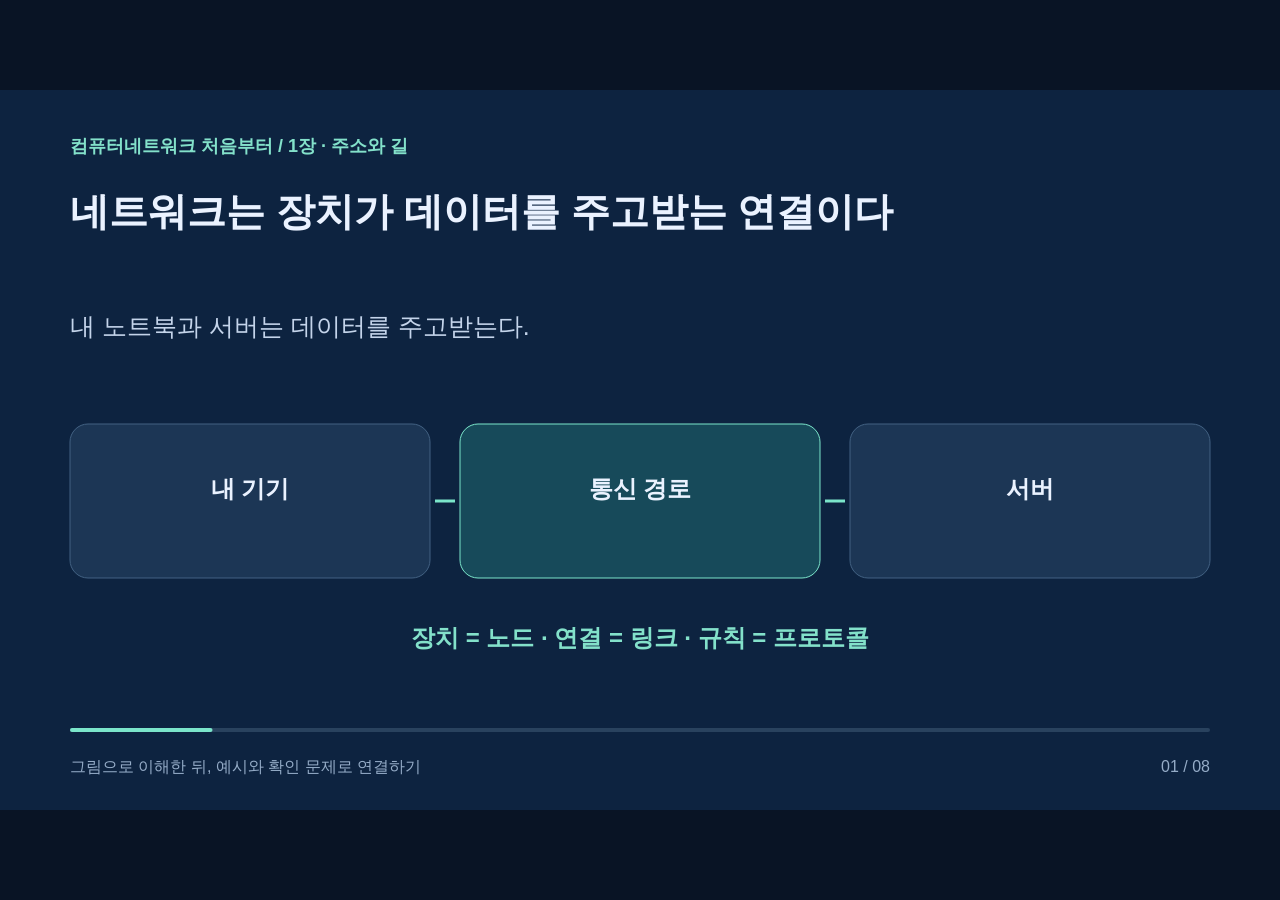
<file: study/joongyu-network-ch1-scenes.html>
<!doctype html><html lang="ko"><meta charset="utf-8"><meta name="viewport" content="width=device-width,initial-scale=1"><title>1장 · 주소와 길 · 그림 복습</title><style>body{margin:0;background:#091425;color:#eaf2ff;font-family:"Malgun Gothic",sans-serif;height:100vh;display:grid;place-items:center}.scene{display:none;width:min(100vw,177.77778vh);aspect-ratio:16/9}.scene:target{display:block}svg{display:block;width:100%;height:100%}nav{position:fixed;bottom:9px;right:15px;display:flex;gap:8px;opacity:0;transition:opacity .2s}nav:hover,nav:focus-within{opacity:1}button,a{font:14px "Malgun Gothic",sans-serif;background:#173453;border:1px solid #7295b7;border-radius:6px;color:white;padding:7px 10px;text-decoration:none;cursor:pointer}button:focus-visible,a:focus-visible{outline:3px solid #7be5ca}@media(prefers-reduced-motion:reduce){nav{transition:none}}</style><body><section class="scene" id="s1" aria-label="네트워크는 장치가 데이터를 주고받는 연결이다"><svg viewBox="0 0 1280 720" role="img" aria-label="네트워크는 장치가 데이터를 주고받는 연결이다"><rect width="1280" height="720" fill="#0d2340"/><text x="70" y="62.0" font-size="18" font-weight="700" text-anchor="start" fill="#83e1ca">컴퓨터네트워크 처음부터   /   1장 · 주소와 길</text><text x="70" y="135.0" font-size="39" font-weight="700" text-anchor="start" fill="#eaf2ff">네트워크는 장치가 데이터를 주고받는 연결이다</text><text x="70" y="245.0" font-size="25" font-weight="400" text-anchor="start" fill="#c4d4ea">내 노트북과 서버는 데이터를 주고받는다.</text><rect x="70" y="334" width="360" height="154" rx="18" fill="#1c3655" stroke="#426182"/><text x="250" y="407.0" font-size="24" font-weight="600" text-anchor="middle" fill="#eaf2ff">내 기기</text><path d="M435 411H455" stroke="#7be5ca" stroke-width="3"/><rect x="460" y="334" width="360" height="154" rx="18" fill="#174a5a" stroke="#7be5ca"/><text x="640" y="407.0" font-size="24" font-weight="600" text-anchor="middle" fill="#eaf2ff">통신 경로</text><path d="M825 411H845" stroke="#7be5ca" stroke-width="3"/><rect x="850" y="334" width="360" height="154" rx="18" fill="#1c3655" stroke="#426182"/><text x="1030" y="407.0" font-size="24" font-weight="600" text-anchor="middle" fill="#eaf2ff">서버</text><text x="640" y="556.0" font-size="24" font-weight="700" text-anchor="middle" fill="#83e1ca">장치 = 노드 · 연결 = 링크 · 규칙 = 프로토콜</text><rect x="70" y="638" width="1140" height="4" rx="2" fill="#29425e"/><rect x="70" y="638" width="142.5" height="4" rx="2" fill="#7be5ca"/><text x="70" y="682.0" font-size="16" font-weight="400" text-anchor="start" fill="#95acc7">그림으로 이해한 뒤, 예시와 확인 문제로 연결하기</text><text x="1210" y="682.0" font-size="16" font-weight="400" text-anchor="end" fill="#95acc7">01 / 08</text></svg></section><section class="scene" id="s2" aria-label="데이터를 작은 단위로 나누어 보낸다"><svg viewBox="0 0 1280 720" role="img" aria-label="데이터를 작은 단위로 나누어 보낸다"><rect width="1280" height="720" fill="#0d2340"/><text x="70" y="62.0" font-size="18" font-weight="700" text-anchor="start" fill="#83e1ca">컴퓨터네트워크 처음부터   /   1장 · 주소와 길</text><text x="70" y="135.0" font-size="39" font-weight="700" text-anchor="start" fill="#eaf2ff">데이터를 작은 단위로 나누어 보낸다</text><text x="70" y="245.0" font-size="25" font-weight="400" text-anchor="start" fill="#c4d4ea">사진과 글도 컴퓨터에서는 숫자로 표현한다.</text><rect x="70" y="334" width="360" height="154" rx="18" fill="#1c3655" stroke="#426182"/><text x="250" y="407.0" font-size="24" font-weight="600" text-anchor="middle" fill="#eaf2ff">원래 데이터</text><path d="M435 411H455" stroke="#7be5ca" stroke-width="3"/><rect x="460" y="334" width="360" height="154" rx="18" fill="#174a5a" stroke="#7be5ca"/><text x="640" y="407.0" font-size="24" font-weight="600" text-anchor="middle" fill="#eaf2ff">헤더 + 데이터</text><path d="M825 411H845" stroke="#7be5ca" stroke-width="3"/><rect x="850" y="334" width="360" height="154" rx="18" fill="#1c3655" stroke="#426182"/><text x="1030" y="407.0" font-size="24" font-weight="600" text-anchor="middle" fill="#eaf2ff">나누어 운반</text><text x="640" y="556.0" font-size="24" font-weight="700" text-anchor="middle" fill="#83e1ca">헤더는 운반 정보 · 페이로드는 내용물</text><rect x="70" y="638" width="1140" height="4" rx="2" fill="#29425e"/><rect x="70" y="638" width="285.0" height="4" rx="2" fill="#7be5ca"/><text x="70" y="682.0" font-size="16" font-weight="400" text-anchor="start" fill="#95acc7">그림으로 이해한 뒤, 예시와 확인 문제로 연결하기</text><text x="1210" y="682.0" font-size="16" font-weight="400" text-anchor="end" fill="#95acc7">02 / 08</text></svg></section><section class="scene" id="s3" aria-label="IP 주소는 네트워크에서 쓰는 주소다"><svg viewBox="0 0 1280 720" role="img" aria-label="IP 주소는 네트워크에서 쓰는 주소다"><rect width="1280" height="720" fill="#0d2340"/><text x="70" y="62.0" font-size="18" font-weight="700" text-anchor="start" fill="#83e1ca">컴퓨터네트워크 처음부터   /   1장 · 주소와 길</text><text x="70" y="135.0" font-size="39" font-weight="700" text-anchor="start" fill="#eaf2ff">IP 주소는 네트워크에서 쓰는 주소다</text><text x="70" y="245.0" font-size="25" font-weight="400" text-anchor="start" fill="#c4d4ea">IP 주소는 네트워크 인터페이스에 붙는 논리 주소다.</text><rect x="70" y="334" width="360" height="154" rx="18" fill="#1c3655" stroke="#426182"/><text x="250" y="389.0" font-size="24" font-weight="600" text-anchor="middle" fill="#eaf2ff">내 주소</text><text x="250" y="425.0" font-size="24" font-weight="600" text-anchor="middle" fill="#eaf2ff">192.168.1.10</text><path d="M435 411H455" stroke="#7be5ca" stroke-width="3"/><rect x="460" y="334" width="360" height="154" rx="18" fill="#174a5a" stroke="#7be5ca"/><text x="640" y="407.0" font-size="24" font-weight="600" text-anchor="middle" fill="#eaf2ff">목적지 주소를 적음</text><path d="M825 411H845" stroke="#7be5ca" stroke-width="3"/><rect x="850" y="334" width="360" height="154" rx="18" fill="#1c3655" stroke="#426182"/><text x="1030" y="389.0" font-size="24" font-weight="600" text-anchor="middle" fill="#eaf2ff">다른 기기</text><text x="1030" y="425.0" font-size="24" font-weight="600" text-anchor="middle" fill="#eaf2ff">192.168.1.20</text><text x="640" y="556.0" font-size="24" font-weight="700" text-anchor="middle" fill="#83e1ca">IP는 사람 이름이 아니라 네트워크 주소</text><rect x="70" y="638" width="1140" height="4" rx="2" fill="#29425e"/><rect x="70" y="638" width="427.5" height="4" rx="2" fill="#7be5ca"/><text x="70" y="682.0" font-size="16" font-weight="400" text-anchor="start" fill="#95acc7">그림으로 이해한 뒤, 예시와 확인 문제로 연결하기</text><text x="1210" y="682.0" font-size="16" font-weight="400" text-anchor="end" fill="#95acc7">03 / 08</text></svg></section><section class="scene" id="s4" aria-label="서브넷 마스크는 주소를 나누는 기준이다"><svg viewBox="0 0 1280 720" role="img" aria-label="서브넷 마스크는 주소를 나누는 기준이다"><rect width="1280" height="720" fill="#0d2340"/><text x="70" y="62.0" font-size="18" font-weight="700" text-anchor="start" fill="#83e1ca">컴퓨터네트워크 처음부터   /   1장 · 주소와 길</text><text x="70" y="135.0" font-size="39" font-weight="700" text-anchor="start" fill="#eaf2ff">서브넷 마스크는 주소를 나누는 기준이다</text><text x="70" y="245.0" font-size="25" font-weight="400" text-anchor="start" fill="#c4d4ea">IP 주소에는 네트워크 부분과 그 안의 기기 부분이 있다.</text><rect x="70" y="334" width="360" height="154" rx="18" fill="#1c3655" stroke="#426182"/><text x="250" y="407.0" font-size="24" font-weight="600" text-anchor="middle" fill="#eaf2ff">192.168.1</text><path d="M435 411H455" stroke="#7be5ca" stroke-width="3"/><rect x="460" y="334" width="360" height="154" rx="18" fill="#174a5a" stroke="#7be5ca"/><text x="640" y="407.0" font-size="24" font-weight="600" text-anchor="middle" fill="#eaf2ff">경계를 정하는 /24</text><path d="M825 411H845" stroke="#7be5ca" stroke-width="3"/><rect x="850" y="334" width="360" height="154" rx="18" fill="#1c3655" stroke="#426182"/><text x="1030" y="407.0" font-size="24" font-weight="600" text-anchor="middle" fill="#eaf2ff">10</text><text x="640" y="556.0" font-size="24" font-weight="700" text-anchor="middle" fill="#83e1ca">앞 24비트 = 네트워크 · 남은 8비트 = 기기 부분</text><rect x="70" y="638" width="1140" height="4" rx="2" fill="#29425e"/><rect x="70" y="638" width="570.0" height="4" rx="2" fill="#7be5ca"/><text x="70" y="682.0" font-size="16" font-weight="400" text-anchor="start" fill="#95acc7">그림으로 이해한 뒤, 예시와 확인 문제로 연결하기</text><text x="1210" y="682.0" font-size="16" font-weight="400" text-anchor="end" fill="#95acc7">04 / 08</text></svg></section><section class="scene" id="s5" aria-label="게이트웨이는 다른 네트워크로 가는 다음 전달 대상이다"><svg viewBox="0 0 1280 720" role="img" aria-label="게이트웨이는 다른 네트워크로 가는 다음 전달 대상이다"><rect width="1280" height="720" fill="#0d2340"/><text x="70" y="62.0" font-size="18" font-weight="700" text-anchor="start" fill="#83e1ca">컴퓨터네트워크 처음부터   /   1장 · 주소와 길</text><text x="70" y="135.0" font-size="39" font-weight="700" text-anchor="start" fill="#eaf2ff">게이트웨이는 다른 네트워크로 가는 다음 전달 대상이다</text><text x="70" y="245.0" font-size="25" font-weight="400" text-anchor="start" fill="#c4d4ea">같은 링크의 기기에는 직접 전달할 수 있다.</text><rect x="70" y="334" width="360" height="154" rx="18" fill="#1c3655" stroke="#426182"/><text x="250" y="407.0" font-size="24" font-weight="600" text-anchor="middle" fill="#eaf2ff">내 노트북</text><path d="M435 411H455" stroke="#7be5ca" stroke-width="3"/><rect x="460" y="334" width="360" height="154" rx="18" fill="#174a5a" stroke="#7be5ca"/><text x="640" y="389.0" font-size="24" font-weight="600" text-anchor="middle" fill="#eaf2ff">게이트웨이</text><text x="640" y="425.0" font-size="24" font-weight="600" text-anchor="middle" fill="#eaf2ff">라우터</text><path d="M825 411H845" stroke="#7be5ca" stroke-width="3"/><rect x="850" y="334" width="360" height="154" rx="18" fill="#1c3655" stroke="#426182"/><text x="1030" y="407.0" font-size="24" font-weight="600" text-anchor="middle" fill="#eaf2ff">다른 네트워크</text><text x="640" y="556.0" font-size="24" font-weight="700" text-anchor="middle" fill="#83e1ca">다른 망으로 가는 첫 전달 대상</text><rect x="70" y="638" width="1140" height="4" rx="2" fill="#29425e"/><rect x="70" y="638" width="712.5" height="4" rx="2" fill="#7be5ca"/><text x="70" y="682.0" font-size="16" font-weight="400" text-anchor="start" fill="#95acc7">그림으로 이해한 뒤, 예시와 확인 문제로 연결하기</text><text x="1210" y="682.0" font-size="16" font-weight="400" text-anchor="end" fill="#95acc7">05 / 08</text></svg></section><section class="scene" id="s6" aria-label="IPv4와 IPv6는 IP의 두 버전이다"><svg viewBox="0 0 1280 720" role="img" aria-label="IPv4와 IPv6는 IP의 두 버전이다"><rect width="1280" height="720" fill="#0d2340"/><text x="70" y="62.0" font-size="18" font-weight="700" text-anchor="start" fill="#83e1ca">컴퓨터네트워크 처음부터   /   1장 · 주소와 길</text><text x="70" y="135.0" font-size="39" font-weight="700" text-anchor="start" fill="#eaf2ff">IPv4와 IPv6는 IP의 두 버전이다</text><text x="70" y="245.0" font-size="25" font-weight="400" text-anchor="start" fill="#c4d4ea">IPv4 주소는 32비트다.</text><rect x="70" y="334" width="360" height="154" rx="18" fill="#1c3655" stroke="#426182"/><text x="250" y="389.0" font-size="24" font-weight="600" text-anchor="middle" fill="#eaf2ff">IPv4</text><text x="250" y="425.0" font-size="24" font-weight="600" text-anchor="middle" fill="#eaf2ff">32비트</text><path d="M435 411H455" stroke="#7be5ca" stroke-width="3"/><rect x="460" y="334" width="360" height="154" rx="18" fill="#174a5a" stroke="#7be5ca"/><text x="640" y="407.0" font-size="24" font-weight="600" text-anchor="middle" fill="#eaf2ff">주소를 표현하는 두 버전</text><path d="M825 411H845" stroke="#7be5ca" stroke-width="3"/><rect x="850" y="334" width="360" height="154" rx="18" fill="#1c3655" stroke="#426182"/><text x="1030" y="389.0" font-size="24" font-weight="600" text-anchor="middle" fill="#eaf2ff">IPv6</text><text x="1030" y="425.0" font-size="24" font-weight="600" text-anchor="middle" fill="#eaf2ff">128비트</text><text x="640" y="556.0" font-size="24" font-weight="700" text-anchor="middle" fill="#83e1ca">IPv4는 점 · IPv6는 콜론과 16진수</text><rect x="70" y="638" width="1140" height="4" rx="2" fill="#29425e"/><rect x="70" y="638" width="855.0" height="4" rx="2" fill="#7be5ca"/><text x="70" y="682.0" font-size="16" font-weight="400" text-anchor="start" fill="#95acc7">그림으로 이해한 뒤, 예시와 확인 문제로 연결하기</text><text x="1210" y="682.0" font-size="16" font-weight="400" text-anchor="end" fill="#95acc7">06 / 08</text></svg></section><section class="scene" id="s7" aria-label="MAC·IP·포트는 서로 다른 역할을 맡는다"><svg viewBox="0 0 1280 720" role="img" aria-label="MAC·IP·포트는 서로 다른 역할을 맡는다"><rect width="1280" height="720" fill="#0d2340"/><text x="70" y="62.0" font-size="18" font-weight="700" text-anchor="start" fill="#83e1ca">컴퓨터네트워크 처음부터   /   1장 · 주소와 길</text><text x="70" y="135.0" font-size="39" font-weight="700" text-anchor="start" fill="#eaf2ff">MAC·IP·포트는 서로 다른 역할을 맡는다</text><text x="70" y="245.0" font-size="25" font-weight="400" text-anchor="start" fill="#c4d4ea">IP는 네트워크를 넘어 목적지를 찾는 데 쓴다.</text><rect x="70" y="334" width="360" height="154" rx="18" fill="#1c3655" stroke="#426182"/><text x="250" y="389.0" font-size="24" font-weight="600" text-anchor="middle" fill="#eaf2ff">IP</text><text x="250" y="425.0" font-size="24" font-weight="600" text-anchor="middle" fill="#eaf2ff">최종 목적지</text><path d="M435 411H455" stroke="#7be5ca" stroke-width="3"/><rect x="460" y="334" width="360" height="154" rx="18" fill="#174a5a" stroke="#7be5ca"/><text x="640" y="389.0" font-size="24" font-weight="600" text-anchor="middle" fill="#eaf2ff">MAC</text><text x="640" y="425.0" font-size="24" font-weight="600" text-anchor="middle" fill="#eaf2ff">지금 링크의 대상</text><path d="M825 411H845" stroke="#7be5ca" stroke-width="3"/><rect x="850" y="334" width="360" height="154" rx="18" fill="#1c3655" stroke="#426182"/><text x="1030" y="389.0" font-size="24" font-weight="600" text-anchor="middle" fill="#eaf2ff">포트</text><text x="1030" y="425.0" font-size="24" font-weight="600" text-anchor="middle" fill="#eaf2ff">통신 끝점</text><text x="640" y="556.0" font-size="24" font-weight="700" text-anchor="middle" fill="#83e1ca">스위치: MAC · 라우터: IP · 응용 통신 구분: 포트</text><rect x="70" y="638" width="1140" height="4" rx="2" fill="#29425e"/><rect x="70" y="638" width="997.5" height="4" rx="2" fill="#7be5ca"/><text x="70" y="682.0" font-size="16" font-weight="400" text-anchor="start" fill="#95acc7">그림으로 이해한 뒤, 예시와 확인 문제로 연결하기</text><text x="1210" y="682.0" font-size="16" font-weight="400" text-anchor="end" fill="#95acc7">07 / 08</text></svg></section><section class="scene" id="s8" aria-label="계층은 통신 일을 나누는 방법이다"><svg viewBox="0 0 1280 720" role="img" aria-label="계층은 통신 일을 나누는 방법이다"><rect width="1280" height="720" fill="#0d2340"/><text x="70" y="62.0" font-size="18" font-weight="700" text-anchor="start" fill="#83e1ca">컴퓨터네트워크 처음부터   /   1장 · 주소와 길</text><text x="70" y="135.0" font-size="39" font-weight="700" text-anchor="start" fill="#eaf2ff">계층은 통신 일을 나누는 방법이다</text><text x="70" y="245.0" font-size="25" font-weight="400" text-anchor="start" fill="#c4d4ea">응용은 메시지를 만든다.</text><rect x="70" y="334" width="360" height="154" rx="18" fill="#1c3655" stroke="#426182"/><text x="250" y="407.0" font-size="24" font-weight="600" text-anchor="middle" fill="#eaf2ff">응용 메시지</text><path d="M435 411H455" stroke="#7be5ca" stroke-width="3"/><rect x="460" y="334" width="360" height="154" rx="18" fill="#174a5a" stroke="#7be5ca"/><text x="640" y="407.0" font-size="24" font-weight="600" text-anchor="middle" fill="#eaf2ff">TCP → IP</text><path d="M825 411H845" stroke="#7be5ca" stroke-width="3"/><rect x="850" y="334" width="360" height="154" rx="18" fill="#1c3655" stroke="#426182"/><text x="1030" y="407.0" font-size="24" font-weight="600" text-anchor="middle" fill="#eaf2ff">링크 → 신호</text><text x="640" y="556.0" font-size="24" font-weight="700" text-anchor="middle" fill="#83e1ca">OSI 위부터: 응용·표현·세션·전송·네트워크·데이터링크·물리</text><rect x="70" y="638" width="1140" height="4" rx="2" fill="#29425e"/><rect x="70" y="638" width="1140.0" height="4" rx="2" fill="#7be5ca"/><text x="70" y="682.0" font-size="16" font-weight="400" text-anchor="start" fill="#95acc7">그림으로 이해한 뒤, 예시와 확인 문제로 연결하기</text><text x="1210" y="682.0" font-size="16" font-weight="400" text-anchor="end" fill="#95acc7">08 / 08</text></svg></section><nav aria-label="장면 제어"><a href="joongyu-network-basics.html">개념 설명</a><button id="prev">이전</button><button id="play">8초마다 넘기기</button><button id="next">다음</button></nav><script>const n=8;let playing=false,timer;function scene(){return Math.max(1,Math.min(n,Number(location.hash.slice(2))||1))}function move(d){location.hash='s'+((scene()-1+d+n)%n+1)}function play(){playing=!playing;document.querySelector('#play').textContent=playing?'자동 넘김 멈춤':'8초마다 넘기기';clearInterval(timer);if(playing)timer=setInterval(()=>move(1),8000)}document.querySelector('#prev').onclick=()=>move(-1);document.querySelector('#next').onclick=()=>move(1);document.querySelector('#play').onclick=play;document.addEventListener('keydown',e=>{if(e.key==='ArrowRight')move(1);if(e.key==='ArrowLeft')move(-1)});if(!location.hash)location.hash='s1';</script></body></html>
</file>
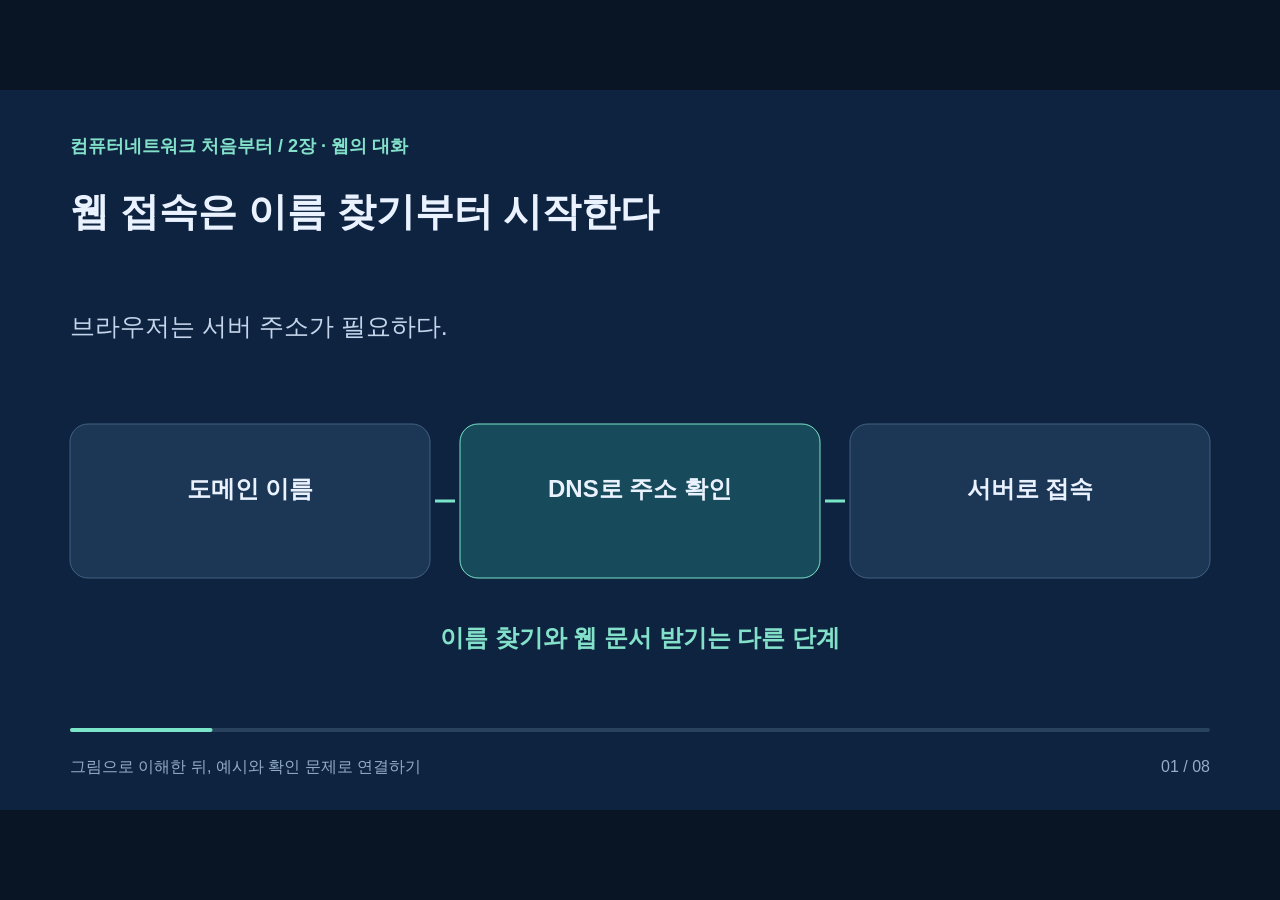
<file: study/joongyu-network-ch2-scenes.html>
<!doctype html><html lang="ko"><meta charset="utf-8"><meta name="viewport" content="width=device-width,initial-scale=1"><title>2장 · 웹의 대화 · 그림 복습</title><style>body{margin:0;background:#091425;color:#eaf2ff;font-family:"Malgun Gothic",sans-serif;height:100vh;display:grid;place-items:center}.scene{display:none;width:min(100vw,177.77778vh);aspect-ratio:16/9}.scene:target{display:block}svg{display:block;width:100%;height:100%}nav{position:fixed;bottom:9px;right:15px;display:flex;gap:8px;opacity:0;transition:opacity .2s}nav:hover,nav:focus-within{opacity:1}button,a{font:14px "Malgun Gothic",sans-serif;background:#173453;border:1px solid #7295b7;border-radius:6px;color:white;padding:7px 10px;text-decoration:none;cursor:pointer}button:focus-visible,a:focus-visible{outline:3px solid #7be5ca}@media(prefers-reduced-motion:reduce){nav{transition:none}}</style><body><section class="scene" id="s1" aria-label="웹 접속은 이름 찾기부터 시작한다"><svg viewBox="0 0 1280 720" role="img" aria-label="웹 접속은 이름 찾기부터 시작한다"><rect width="1280" height="720" fill="#0d2340"/><text x="70" y="62.0" font-size="18" font-weight="700" text-anchor="start" fill="#83e1ca">컴퓨터네트워크 처음부터   /   2장 · 웹의 대화</text><text x="70" y="135.0" font-size="39" font-weight="700" text-anchor="start" fill="#eaf2ff">웹 접속은 이름 찾기부터 시작한다</text><text x="70" y="245.0" font-size="25" font-weight="400" text-anchor="start" fill="#c4d4ea">브라우저는 서버 주소가 필요하다.</text><rect x="70" y="334" width="360" height="154" rx="18" fill="#1c3655" stroke="#426182"/><text x="250" y="407.0" font-size="24" font-weight="600" text-anchor="middle" fill="#eaf2ff">도메인 이름</text><path d="M435 411H455" stroke="#7be5ca" stroke-width="3"/><rect x="460" y="334" width="360" height="154" rx="18" fill="#174a5a" stroke="#7be5ca"/><text x="640" y="407.0" font-size="24" font-weight="600" text-anchor="middle" fill="#eaf2ff">DNS로 주소 확인</text><path d="M825 411H845" stroke="#7be5ca" stroke-width="3"/><rect x="850" y="334" width="360" height="154" rx="18" fill="#1c3655" stroke="#426182"/><text x="1030" y="407.0" font-size="24" font-weight="600" text-anchor="middle" fill="#eaf2ff">서버로 접속</text><text x="640" y="556.0" font-size="24" font-weight="700" text-anchor="middle" fill="#83e1ca">이름 찾기와 웹 문서 받기는 다른 단계</text><rect x="70" y="638" width="1140" height="4" rx="2" fill="#29425e"/><rect x="70" y="638" width="142.5" height="4" rx="2" fill="#7be5ca"/><text x="70" y="682.0" font-size="16" font-weight="400" text-anchor="start" fill="#95acc7">그림으로 이해한 뒤, 예시와 확인 문제로 연결하기</text><text x="1210" y="682.0" font-size="16" font-weight="400" text-anchor="end" fill="#95acc7">01 / 08</text></svg></section><section class="scene" id="s2" aria-label="DNS는 계층과 캐시로 답을 찾는다"><svg viewBox="0 0 1280 720" role="img" aria-label="DNS는 계층과 캐시로 답을 찾는다"><rect width="1280" height="720" fill="#0d2340"/><text x="70" y="62.0" font-size="18" font-weight="700" text-anchor="start" fill="#83e1ca">컴퓨터네트워크 처음부터   /   2장 · 웹의 대화</text><text x="70" y="135.0" font-size="39" font-weight="700" text-anchor="start" fill="#eaf2ff">DNS는 계층과 캐시로 답을 찾는다</text><text x="70" y="245.0" font-size="25" font-weight="400" text-anchor="start" fill="#c4d4ea">재귀 리졸버는 클라이언트 대신 답을 찾는다.</text><rect x="70" y="334" width="360" height="154" rx="18" fill="#1c3655" stroke="#426182"/><text x="250" y="407.0" font-size="24" font-weight="600" text-anchor="middle" fill="#eaf2ff">재귀 리졸버</text><path d="M435 411H455" stroke="#7be5ca" stroke-width="3"/><rect x="460" y="334" width="360" height="154" rx="18" fill="#174a5a" stroke="#7be5ca"/><text x="640" y="407.0" font-size="24" font-weight="600" text-anchor="middle" fill="#eaf2ff">루트 → TLD</text><path d="M825 411H845" stroke="#7be5ca" stroke-width="3"/><rect x="850" y="334" width="360" height="154" rx="18" fill="#1c3655" stroke="#426182"/><text x="1030" y="407.0" font-size="24" font-weight="600" text-anchor="middle" fill="#eaf2ff">권한 DNS</text><text x="640" y="556.0" font-size="24" font-weight="700" text-anchor="middle" fill="#83e1ca">이미 아는 답은 캐시로 재사용</text><rect x="70" y="638" width="1140" height="4" rx="2" fill="#29425e"/><rect x="70" y="638" width="285.0" height="4" rx="2" fill="#7be5ca"/><text x="70" y="682.0" font-size="16" font-weight="400" text-anchor="start" fill="#95acc7">그림으로 이해한 뒤, 예시와 확인 문제로 연결하기</text><text x="1210" y="682.0" font-size="16" font-weight="400" text-anchor="end" fill="#95acc7">02 / 08</text></svg></section><section class="scene" id="s3" aria-label="HTTP는 요청과 응답의 약속이다"><svg viewBox="0 0 1280 720" role="img" aria-label="HTTP는 요청과 응답의 약속이다"><rect width="1280" height="720" fill="#0d2340"/><text x="70" y="62.0" font-size="18" font-weight="700" text-anchor="start" fill="#83e1ca">컴퓨터네트워크 처음부터   /   2장 · 웹의 대화</text><text x="70" y="135.0" font-size="39" font-weight="700" text-anchor="start" fill="#eaf2ff">HTTP는 요청과 응답의 약속이다</text><text x="70" y="245.0" font-size="25" font-weight="400" text-anchor="start" fill="#c4d4ea">브라우저는 서버에 자원을 요청한다.</text><rect x="70" y="334" width="360" height="154" rx="18" fill="#1c3655" stroke="#426182"/><text x="250" y="407.0" font-size="24" font-weight="600" text-anchor="middle" fill="#eaf2ff">브라우저</text><path d="M435 411H455" stroke="#7be5ca" stroke-width="3"/><rect x="460" y="334" width="360" height="154" rx="18" fill="#174a5a" stroke="#7be5ca"/><text x="640" y="407.0" font-size="24" font-weight="600" text-anchor="middle" fill="#eaf2ff">GET /photo →</text><path d="M825 411H845" stroke="#7be5ca" stroke-width="3"/><rect x="850" y="334" width="360" height="154" rx="18" fill="#1c3655" stroke="#426182"/><text x="1030" y="407.0" font-size="24" font-weight="600" text-anchor="middle" fill="#eaf2ff">서버: 200 + 사진</text><text x="640" y="556.0" font-size="24" font-weight="700" text-anchor="middle" fill="#83e1ca">요청은 부탁 · 응답은 결과와 데이터</text><rect x="70" y="638" width="1140" height="4" rx="2" fill="#29425e"/><rect x="70" y="638" width="427.5" height="4" rx="2" fill="#7be5ca"/><text x="70" y="682.0" font-size="16" font-weight="400" text-anchor="start" fill="#95acc7">그림으로 이해한 뒤, 예시와 확인 문제로 연결하기</text><text x="1210" y="682.0" font-size="16" font-weight="400" text-anchor="end" fill="#95acc7">03 / 08</text></svg></section><section class="scene" id="s4" aria-label="URL과 상태 코드로 대화를 읽는다"><svg viewBox="0 0 1280 720" role="img" aria-label="URL과 상태 코드로 대화를 읽는다"><rect width="1280" height="720" fill="#0d2340"/><text x="70" y="62.0" font-size="18" font-weight="700" text-anchor="start" fill="#83e1ca">컴퓨터네트워크 처음부터   /   2장 · 웹의 대화</text><text x="70" y="135.0" font-size="39" font-weight="700" text-anchor="start" fill="#eaf2ff">URL과 상태 코드로 대화를 읽는다</text><text x="70" y="245.0" font-size="25" font-weight="400" text-anchor="start" fill="#c4d4ea">URL은 어느 서버의 어떤 자원을 요청할지 나타낸다.</text><rect x="70" y="334" width="360" height="154" rx="18" fill="#1c3655" stroke="#426182"/><text x="250" y="389.0" font-size="24" font-weight="600" text-anchor="middle" fill="#eaf2ff">URL</text><text x="250" y="425.0" font-size="24" font-weight="600" text-anchor="middle" fill="#eaf2ff">어디에 무엇을</text><path d="M435 411H455" stroke="#7be5ca" stroke-width="3"/><rect x="460" y="334" width="360" height="154" rx="18" fill="#174a5a" stroke="#7be5ca"/><text x="640" y="407.0" font-size="24" font-weight="600" text-anchor="middle" fill="#eaf2ff">HTTP 요청</text><path d="M825 411H845" stroke="#7be5ca" stroke-width="3"/><rect x="850" y="334" width="360" height="154" rx="18" fill="#1c3655" stroke="#426182"/><text x="1030" y="389.0" font-size="24" font-weight="600" text-anchor="middle" fill="#eaf2ff">상태 코드</text><text x="1030" y="425.0" font-size="24" font-weight="600" text-anchor="middle" fill="#eaf2ff">처리 결과</text><text x="640" y="556.0" font-size="24" font-weight="700" text-anchor="middle" fill="#83e1ca">200 성공 · 301/302 이동 · 401 인증 · 403 거부 · 404 없음</text><rect x="70" y="638" width="1140" height="4" rx="2" fill="#29425e"/><rect x="70" y="638" width="570.0" height="4" rx="2" fill="#7be5ca"/><text x="70" y="682.0" font-size="16" font-weight="400" text-anchor="start" fill="#95acc7">그림으로 이해한 뒤, 예시와 확인 문제로 연결하기</text><text x="1210" y="682.0" font-size="16" font-weight="400" text-anchor="end" fill="#95acc7">04 / 08</text></svg></section><section class="scene" id="s5" aria-label="HTTPS는 통신을 보호한다"><svg viewBox="0 0 1280 720" role="img" aria-label="HTTPS는 통신을 보호한다"><rect width="1280" height="720" fill="#0d2340"/><text x="70" y="62.0" font-size="18" font-weight="700" text-anchor="start" fill="#83e1ca">컴퓨터네트워크 처음부터   /   2장 · 웹의 대화</text><text x="70" y="135.0" font-size="39" font-weight="700" text-anchor="start" fill="#eaf2ff">HTTPS는 통신을 보호한다</text><text x="70" y="245.0" font-size="25" font-weight="400" text-anchor="start" fill="#c4d4ea">HTTPS는 TLS로 통신 내용을 보호한다.</text><rect x="70" y="334" width="360" height="154" rx="18" fill="#1c3655" stroke="#426182"/><text x="250" y="407.0" font-size="24" font-weight="600" text-anchor="middle" fill="#eaf2ff">브라우저</text><path d="M435 411H455" stroke="#7be5ca" stroke-width="3"/><rect x="460" y="334" width="360" height="154" rx="18" fill="#174a5a" stroke="#7be5ca"/><text x="640" y="407.0" font-size="24" font-weight="600" text-anchor="middle" fill="#eaf2ff">TLS로 보호한 통신</text><path d="M825 411H845" stroke="#7be5ca" stroke-width="3"/><rect x="850" y="334" width="360" height="154" rx="18" fill="#1c3655" stroke="#426182"/><text x="1030" y="407.0" font-size="24" font-weight="600" text-anchor="middle" fill="#eaf2ff">인증서를 확인한 서버</text><text x="640" y="556.0" font-size="24" font-weight="700" text-anchor="middle" fill="#83e1ca">기밀성 · 무결성 · 서버 인증</text><rect x="70" y="638" width="1140" height="4" rx="2" fill="#29425e"/><rect x="70" y="638" width="712.5" height="4" rx="2" fill="#7be5ca"/><text x="70" y="682.0" font-size="16" font-weight="400" text-anchor="start" fill="#95acc7">그림으로 이해한 뒤, 예시와 확인 문제로 연결하기</text><text x="1210" y="682.0" font-size="16" font-weight="400" text-anchor="end" fill="#95acc7">05 / 08</text></svg></section><section class="scene" id="s6" aria-label="쿠키는 요청 사이를 연결한다"><svg viewBox="0 0 1280 720" role="img" aria-label="쿠키는 요청 사이를 연결한다"><rect width="1280" height="720" fill="#0d2340"/><text x="70" y="62.0" font-size="18" font-weight="700" text-anchor="start" fill="#83e1ca">컴퓨터네트워크 처음부터   /   2장 · 웹의 대화</text><text x="70" y="135.0" font-size="39" font-weight="700" text-anchor="start" fill="#eaf2ff">쿠키는 요청 사이를 연결한다</text><text x="70" y="245.0" font-size="25" font-weight="400" text-anchor="start" fill="#c4d4ea">HTTP가 로그인 상태를 자동으로 기억하는 것은 아니다.</text><rect x="70" y="334" width="360" height="154" rx="18" fill="#1c3655" stroke="#426182"/><text x="250" y="407.0" font-size="24" font-weight="600" text-anchor="middle" fill="#eaf2ff">서버: Set-Cookie</text><path d="M435 411H455" stroke="#7be5ca" stroke-width="3"/><rect x="460" y="334" width="360" height="154" rx="18" fill="#174a5a" stroke="#7be5ca"/><text x="640" y="407.0" font-size="24" font-weight="600" text-anchor="middle" fill="#eaf2ff">브라우저가 저장</text><path d="M825 411H845" stroke="#7be5ca" stroke-width="3"/><rect x="850" y="334" width="360" height="154" rx="18" fill="#1c3655" stroke="#426182"/><text x="1030" y="407.0" font-size="24" font-weight="600" text-anchor="middle" fill="#eaf2ff">요청: Cookie</text><text x="640" y="556.0" font-size="24" font-weight="700" text-anchor="middle" fill="#83e1ca">Set-Cookie는 내려옴 · Cookie는 올라감</text><rect x="70" y="638" width="1140" height="4" rx="2" fill="#29425e"/><rect x="70" y="638" width="855.0" height="4" rx="2" fill="#7be5ca"/><text x="70" y="682.0" font-size="16" font-weight="400" text-anchor="start" fill="#95acc7">그림으로 이해한 뒤, 예시와 확인 문제로 연결하기</text><text x="1210" y="682.0" font-size="16" font-weight="400" text-anchor="end" fill="#95acc7">06 / 08</text></svg></section><section class="scene" id="s7" aria-label="캐시는 같은 내용을 다시 쓰는 방법이다"><svg viewBox="0 0 1280 720" role="img" aria-label="캐시는 같은 내용을 다시 쓰는 방법이다"><rect width="1280" height="720" fill="#0d2340"/><text x="70" y="62.0" font-size="18" font-weight="700" text-anchor="start" fill="#83e1ca">컴퓨터네트워크 처음부터   /   2장 · 웹의 대화</text><text x="70" y="135.0" font-size="39" font-weight="700" text-anchor="start" fill="#eaf2ff">캐시는 같은 내용을 다시 쓰는 방법이다</text><text x="70" y="245.0" font-size="25" font-weight="400" text-anchor="start" fill="#c4d4ea">브라우저는 이미 받은 자원을 저장할 수 있다.</text><rect x="70" y="334" width="360" height="154" rx="18" fill="#1c3655" stroke="#426182"/><text x="250" y="407.0" font-size="24" font-weight="600" text-anchor="middle" fill="#eaf2ff">저장한 본문 + ETag</text><path d="M435 411H455" stroke="#7be5ca" stroke-width="3"/><rect x="460" y="334" width="360" height="154" rx="18" fill="#174a5a" stroke="#7be5ca"/><text x="640" y="407.0" font-size="24" font-weight="600" text-anchor="middle" fill="#eaf2ff">변경됐나요?</text><path d="M825 411H845" stroke="#7be5ca" stroke-width="3"/><rect x="850" y="334" width="360" height="154" rx="18" fill="#1c3655" stroke="#426182"/><text x="1030" y="407.0" font-size="24" font-weight="600" text-anchor="middle" fill="#eaf2ff">304 → 기존 본문 사용</text><text x="640" y="556.0" font-size="24" font-weight="700" text-anchor="middle" fill="#83e1ca">캐시는 재사용 · CDN은 가까운 제공 위치</text><rect x="70" y="638" width="1140" height="4" rx="2" fill="#29425e"/><rect x="70" y="638" width="997.5" height="4" rx="2" fill="#7be5ca"/><text x="70" y="682.0" font-size="16" font-weight="400" text-anchor="start" fill="#95acc7">그림으로 이해한 뒤, 예시와 확인 문제로 연결하기</text><text x="1210" y="682.0" font-size="16" font-weight="400" text-anchor="end" fill="#95acc7">07 / 08</text></svg></section><section class="scene" id="s8" aria-label="웹 외에도 여러 응용 프로토콜이 있다"><svg viewBox="0 0 1280 720" role="img" aria-label="웹 외에도 여러 응용 프로토콜이 있다"><rect width="1280" height="720" fill="#0d2340"/><text x="70" y="62.0" font-size="18" font-weight="700" text-anchor="start" fill="#83e1ca">컴퓨터네트워크 처음부터   /   2장 · 웹의 대화</text><text x="70" y="135.0" font-size="39" font-weight="700" text-anchor="start" fill="#eaf2ff">웹 외에도 여러 응용 프로토콜이 있다</text><text x="70" y="245.0" font-size="25" font-weight="400" text-anchor="start" fill="#c4d4ea">SMTP는 메일 제출과 전달에 쓰인다.</text><rect x="70" y="334" width="360" height="154" rx="18" fill="#1c3655" stroke="#426182"/><text x="250" y="389.0" font-size="24" font-weight="600" text-anchor="middle" fill="#eaf2ff">SMTP</text><text x="250" y="425.0" font-size="24" font-weight="600" text-anchor="middle" fill="#eaf2ff">메일 전달</text><path d="M435 411H455" stroke="#7be5ca" stroke-width="3"/><rect x="460" y="334" width="360" height="154" rx="18" fill="#174a5a" stroke="#7be5ca"/><text x="640" y="389.0" font-size="24" font-weight="600" text-anchor="middle" fill="#eaf2ff">IMAP·POP3</text><text x="640" y="425.0" font-size="24" font-weight="600" text-anchor="middle" fill="#eaf2ff">메일 읽기</text><path d="M825 411H845" stroke="#7be5ca" stroke-width="3"/><rect x="850" y="334" width="360" height="154" rx="18" fill="#1c3655" stroke="#426182"/><text x="1030" y="389.0" font-size="24" font-weight="600" text-anchor="middle" fill="#eaf2ff">DNS·HTTP</text><text x="1030" y="425.0" font-size="24" font-weight="600" text-anchor="middle" fill="#eaf2ff">이름·웹</text><text x="640" y="556.0" font-size="24" font-weight="700" text-anchor="middle" fill="#83e1ca">ABR 스트리밍은 연결 상태에 맞춰 다음 조각의 화질을 조절</text><rect x="70" y="638" width="1140" height="4" rx="2" fill="#29425e"/><rect x="70" y="638" width="1140.0" height="4" rx="2" fill="#7be5ca"/><text x="70" y="682.0" font-size="16" font-weight="400" text-anchor="start" fill="#95acc7">그림으로 이해한 뒤, 예시와 확인 문제로 연결하기</text><text x="1210" y="682.0" font-size="16" font-weight="400" text-anchor="end" fill="#95acc7">08 / 08</text></svg></section><nav aria-label="장면 제어"><a href="joongyu-network-basics.html">개념 설명</a><button id="prev">이전</button><button id="play">8초마다 넘기기</button><button id="next">다음</button></nav><script>const n=8;let playing=false,timer;function scene(){return Math.max(1,Math.min(n,Number(location.hash.slice(2))||1))}function move(d){location.hash='s'+((scene()-1+d+n)%n+1)}function play(){playing=!playing;document.querySelector('#play').textContent=playing?'자동 넘김 멈춤':'8초마다 넘기기';clearInterval(timer);if(playing)timer=setInterval(()=>move(1),8000)}document.querySelector('#prev').onclick=()=>move(-1);document.querySelector('#next').onclick=()=>move(1);document.querySelector('#play').onclick=play;document.addEventListener('keydown',e=>{if(e.key==='ArrowRight')move(1);if(e.key==='ArrowLeft')move(-1)});if(!location.hash)location.hash='s1';</script></body></html>
</file>
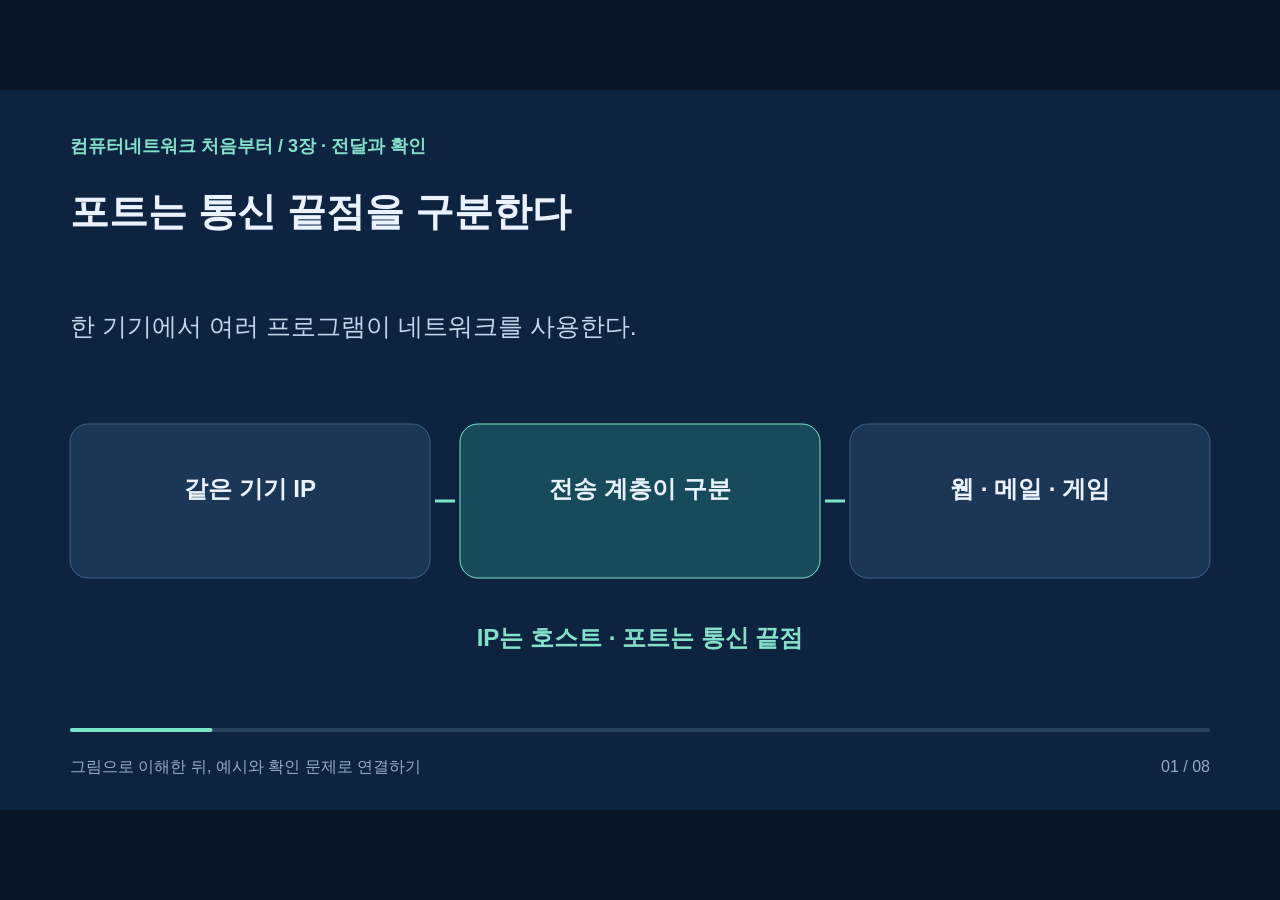
<file: study/joongyu-network-ch3-scenes.html>
<!doctype html><html lang="ko"><meta charset="utf-8"><meta name="viewport" content="width=device-width,initial-scale=1"><title>3장 · 전달과 확인 · 그림 복습</title><style>body{margin:0;background:#091425;color:#eaf2ff;font-family:"Malgun Gothic",sans-serif;height:100vh;display:grid;place-items:center}.scene{display:none;width:min(100vw,177.77778vh);aspect-ratio:16/9}.scene:target{display:block}svg{display:block;width:100%;height:100%}nav{position:fixed;bottom:9px;right:15px;display:flex;gap:8px;opacity:0;transition:opacity .2s}nav:hover,nav:focus-within{opacity:1}button,a{font:14px "Malgun Gothic",sans-serif;background:#173453;border:1px solid #7295b7;border-radius:6px;color:white;padding:7px 10px;text-decoration:none;cursor:pointer}button:focus-visible,a:focus-visible{outline:3px solid #7be5ca}@media(prefers-reduced-motion:reduce){nav{transition:none}}</style><body><section class="scene" id="s1" aria-label="포트는 통신 끝점을 구분한다"><svg viewBox="0 0 1280 720" role="img" aria-label="포트는 통신 끝점을 구분한다"><rect width="1280" height="720" fill="#0d2340"/><text x="70" y="62.0" font-size="18" font-weight="700" text-anchor="start" fill="#83e1ca">컴퓨터네트워크 처음부터   /   3장 · 전달과 확인</text><text x="70" y="135.0" font-size="39" font-weight="700" text-anchor="start" fill="#eaf2ff">포트는 통신 끝점을 구분한다</text><text x="70" y="245.0" font-size="25" font-weight="400" text-anchor="start" fill="#c4d4ea">한 기기에서 여러 프로그램이 네트워크를 사용한다.</text><rect x="70" y="334" width="360" height="154" rx="18" fill="#1c3655" stroke="#426182"/><text x="250" y="407.0" font-size="24" font-weight="600" text-anchor="middle" fill="#eaf2ff">같은 기기 IP</text><path d="M435 411H455" stroke="#7be5ca" stroke-width="3"/><rect x="460" y="334" width="360" height="154" rx="18" fill="#174a5a" stroke="#7be5ca"/><text x="640" y="407.0" font-size="24" font-weight="600" text-anchor="middle" fill="#eaf2ff">전송 계층이 구분</text><path d="M825 411H845" stroke="#7be5ca" stroke-width="3"/><rect x="850" y="334" width="360" height="154" rx="18" fill="#1c3655" stroke="#426182"/><text x="1030" y="407.0" font-size="24" font-weight="600" text-anchor="middle" fill="#eaf2ff">웹 · 메일 · 게임</text><text x="640" y="556.0" font-size="24" font-weight="700" text-anchor="middle" fill="#83e1ca">IP는 호스트 · 포트는 통신 끝점</text><rect x="70" y="638" width="1140" height="4" rx="2" fill="#29425e"/><rect x="70" y="638" width="142.5" height="4" rx="2" fill="#7be5ca"/><text x="70" y="682.0" font-size="16" font-weight="400" text-anchor="start" fill="#95acc7">그림으로 이해한 뒤, 예시와 확인 문제로 연결하기</text><text x="1210" y="682.0" font-size="16" font-weight="400" text-anchor="end" fill="#95acc7">01 / 08</text></svg></section><section class="scene" id="s2" aria-label="TCP와 UDP는 제공하는 기능이 다르다"><svg viewBox="0 0 1280 720" role="img" aria-label="TCP와 UDP는 제공하는 기능이 다르다"><rect width="1280" height="720" fill="#0d2340"/><text x="70" y="62.0" font-size="18" font-weight="700" text-anchor="start" fill="#83e1ca">컴퓨터네트워크 처음부터   /   3장 · 전달과 확인</text><text x="70" y="135.0" font-size="39" font-weight="700" text-anchor="start" fill="#eaf2ff">TCP와 UDP는 제공하는 기능이 다르다</text><text x="70" y="245.0" font-size="25" font-weight="400" text-anchor="start" fill="#c4d4ea">TCP는 연결을 설정하고 순서 있는 바이트 스트림을 제공한다.</text><rect x="70" y="334" width="360" height="154" rx="18" fill="#1c3655" stroke="#426182"/><text x="250" y="389.0" font-size="24" font-weight="600" text-anchor="middle" fill="#eaf2ff">TCP</text><text x="250" y="425.0" font-size="24" font-weight="600" text-anchor="middle" fill="#eaf2ff">순서·재전송</text><path d="M435 411H455" stroke="#7be5ca" stroke-width="3"/><rect x="460" y="334" width="360" height="154" rx="18" fill="#174a5a" stroke="#7be5ca"/><text x="640" y="407.0" font-size="24" font-weight="600" text-anchor="middle" fill="#eaf2ff">전송 방식 비교</text><path d="M825 411H845" stroke="#7be5ca" stroke-width="3"/><rect x="850" y="334" width="360" height="154" rx="18" fill="#1c3655" stroke="#426182"/><text x="1030" y="389.0" font-size="24" font-weight="600" text-anchor="middle" fill="#eaf2ff">UDP</text><text x="1030" y="425.0" font-size="24" font-weight="600" text-anchor="middle" fill="#eaf2ff">데이터그램 단위</text><text x="640" y="556.0" font-size="24" font-weight="700" text-anchor="middle" fill="#83e1ca">TCP는 바이트 순서 · UDP는 데이터그램 경계</text><rect x="70" y="638" width="1140" height="4" rx="2" fill="#29425e"/><rect x="70" y="638" width="285.0" height="4" rx="2" fill="#7be5ca"/><text x="70" y="682.0" font-size="16" font-weight="400" text-anchor="start" fill="#95acc7">그림으로 이해한 뒤, 예시와 확인 문제로 연결하기</text><text x="1210" y="682.0" font-size="16" font-weight="400" text-anchor="end" fill="#95acc7">02 / 08</text></svg></section><section class="scene" id="s3" aria-label="SEQ는 보내는 데이터의 시작 번호다"><svg viewBox="0 0 1280 720" role="img" aria-label="SEQ는 보내는 데이터의 시작 번호다"><rect width="1280" height="720" fill="#0d2340"/><text x="70" y="62.0" font-size="18" font-weight="700" text-anchor="start" fill="#83e1ca">컴퓨터네트워크 처음부터   /   3장 · 전달과 확인</text><text x="70" y="135.0" font-size="39" font-weight="700" text-anchor="start" fill="#eaf2ff">SEQ는 보내는 데이터의 시작 번호다</text><text x="70" y="245.0" font-size="25" font-weight="400" text-anchor="start" fill="#c4d4ea">TCP는 데이터를 바이트 단위로 센다.</text><rect x="70" y="334" width="360" height="154" rx="18" fill="#1c3655" stroke="#426182"/><text x="250" y="407.0" font-size="24" font-weight="600" text-anchor="middle" fill="#eaf2ff">SEQ 1000</text><path d="M435 411H455" stroke="#7be5ca" stroke-width="3"/><rect x="460" y="334" width="360" height="154" rx="18" fill="#174a5a" stroke="#7be5ca"/><text x="640" y="389.0" font-size="24" font-weight="600" text-anchor="middle" fill="#eaf2ff">100바이트</text><text x="640" y="425.0" font-size="24" font-weight="600" text-anchor="middle" fill="#eaf2ff">1000~1099</text><path d="M825 411H845" stroke="#7be5ca" stroke-width="3"/><rect x="850" y="334" width="360" height="154" rx="18" fill="#1c3655" stroke="#426182"/><text x="1030" y="407.0" font-size="24" font-weight="600" text-anchor="middle" fill="#eaf2ff">다음 시작 1100</text><text x="640" y="556.0" font-size="24" font-weight="700" text-anchor="middle" fill="#83e1ca">SEQ = 이번 데이터의 첫 바이트 번호</text><rect x="70" y="638" width="1140" height="4" rx="2" fill="#29425e"/><rect x="70" y="638" width="427.5" height="4" rx="2" fill="#7be5ca"/><text x="70" y="682.0" font-size="16" font-weight="400" text-anchor="start" fill="#95acc7">그림으로 이해한 뒤, 예시와 확인 문제로 연결하기</text><text x="1210" y="682.0" font-size="16" font-weight="400" text-anchor="end" fill="#95acc7">03 / 08</text></svg></section><section class="scene" id="s4" aria-label="ACK는 상대에게 다음으로 받고 싶은 번호다"><svg viewBox="0 0 1280 720" role="img" aria-label="ACK는 상대에게 다음으로 받고 싶은 번호다"><rect width="1280" height="720" fill="#0d2340"/><text x="70" y="62.0" font-size="18" font-weight="700" text-anchor="start" fill="#83e1ca">컴퓨터네트워크 처음부터   /   3장 · 전달과 확인</text><text x="70" y="135.0" font-size="39" font-weight="700" text-anchor="start" fill="#eaf2ff">ACK는 상대에게 다음으로 받고 싶은 번호다</text><text x="70" y="245.0" font-size="25" font-weight="400" text-anchor="start" fill="#c4d4ea">수신자는 연속해서 받은 구간의 다음 번호를 ACK로 알린다.</text><rect x="70" y="334" width="360" height="154" rx="18" fill="#1c3655" stroke="#426182"/><text x="250" y="389.0" font-size="24" font-weight="600" text-anchor="middle" fill="#eaf2ff">내가 SEQ 1000</text><text x="250" y="425.0" font-size="24" font-weight="600" text-anchor="middle" fill="#eaf2ff">100B 보냄</text><path d="M435 411H455" stroke="#7be5ca" stroke-width="3"/><rect x="460" y="334" width="360" height="154" rx="18" fill="#174a5a" stroke="#7be5ca"/><text x="640" y="389.0" font-size="24" font-weight="600" text-anchor="middle" fill="#eaf2ff">상대 ACK 1100</text><text x="640" y="425.0" font-size="24" font-weight="600" text-anchor="middle" fill="#eaf2ff">다음은 1100 줘</text><path d="M825 411H845" stroke="#7be5ca" stroke-width="3"/><rect x="850" y="334" width="360" height="154" rx="18" fill="#1c3655" stroke="#426182"/><text x="1030" y="389.0" font-size="24" font-weight="600" text-anchor="middle" fill="#eaf2ff">내 다음 데이터</text><text x="1030" y="425.0" font-size="24" font-weight="600" text-anchor="middle" fill="#eaf2ff">SEQ 1100</text><text x="640" y="556.0" font-size="24" font-weight="700" text-anchor="middle" fill="#83e1ca">SEQ는 내 데이터 번호 · ACK는 상대 데이터의 수신 확인</text><rect x="70" y="638" width="1140" height="4" rx="2" fill="#29425e"/><rect x="70" y="638" width="570.0" height="4" rx="2" fill="#7be5ca"/><text x="70" y="682.0" font-size="16" font-weight="400" text-anchor="start" fill="#95acc7">그림으로 이해한 뒤, 예시와 확인 문제로 연결하기</text><text x="1210" y="682.0" font-size="16" font-weight="400" text-anchor="end" fill="#95acc7">04 / 08</text></svg></section><section class="scene" id="s5" aria-label="양방향 번호와 SYN·FIN을 따로 센다"><svg viewBox="0 0 1280 720" role="img" aria-label="양방향 번호와 SYN·FIN을 따로 센다"><rect width="1280" height="720" fill="#0d2340"/><text x="70" y="62.0" font-size="18" font-weight="700" text-anchor="start" fill="#83e1ca">컴퓨터네트워크 처음부터   /   3장 · 전달과 확인</text><text x="70" y="135.0" font-size="39" font-weight="700" text-anchor="start" fill="#eaf2ff">양방향 번호와 SYN·FIN을 따로 센다</text><text x="70" y="245.0" font-size="25" font-weight="400" text-anchor="start" fill="#c4d4ea">양쪽은 자기 데이터 번호를 따로 관리한다.</text><rect x="70" y="334" width="360" height="154" rx="18" fill="#1c3655" stroke="#426182"/><text x="250" y="407.0" font-size="24" font-weight="600" text-anchor="middle" fill="#eaf2ff">C 시작 1000</text><path d="M435 411H455" stroke="#7be5ca" stroke-width="3"/><rect x="460" y="334" width="360" height="154" rx="18" fill="#174a5a" stroke="#7be5ca"/><text x="640" y="407.0" font-size="24" font-weight="600" text-anchor="middle" fill="#eaf2ff">SYN → SYN+ACK → ACK</text><path d="M825 411H845" stroke="#7be5ca" stroke-width="3"/><rect x="850" y="334" width="360" height="154" rx="18" fill="#1c3655" stroke="#426182"/><text x="1030" y="407.0" font-size="24" font-weight="600" text-anchor="middle" fill="#eaf2ff">S 시작 5000</text><text x="640" y="556.0" font-size="24" font-weight="700" text-anchor="middle" fill="#83e1ca">데이터 +길이 · SYN·FIN +1 · 순수 ACK +0</text><rect x="70" y="638" width="1140" height="4" rx="2" fill="#29425e"/><rect x="70" y="638" width="712.5" height="4" rx="2" fill="#7be5ca"/><text x="70" y="682.0" font-size="16" font-weight="400" text-anchor="start" fill="#95acc7">그림으로 이해한 뒤, 예시와 확인 문제로 연결하기</text><text x="1210" y="682.0" font-size="16" font-weight="400" text-anchor="end" fill="#95acc7">05 / 08</text></svg></section><section class="scene" id="s6" aria-label="중간 데이터가 빠지면 ACK가 기다린다"><svg viewBox="0 0 1280 720" role="img" aria-label="중간 데이터가 빠지면 ACK가 기다린다"><rect width="1280" height="720" fill="#0d2340"/><text x="70" y="62.0" font-size="18" font-weight="700" text-anchor="start" fill="#83e1ca">컴퓨터네트워크 처음부터   /   3장 · 전달과 확인</text><text x="70" y="135.0" font-size="39" font-weight="700" text-anchor="start" fill="#eaf2ff">중간 데이터가 빠지면 ACK가 기다린다</text><text x="70" y="245.0" font-size="25" font-weight="400" text-anchor="start" fill="#c4d4ea">TCP의 누적 ACK는 연속 수신한 구간까지만 확인한다.</text><rect x="70" y="334" width="360" height="154" rx="18" fill="#1c3655" stroke="#426182"/><text x="250" y="389.0" font-size="24" font-weight="600" text-anchor="middle" fill="#eaf2ff">받음</text><text x="250" y="425.0" font-size="24" font-weight="600" text-anchor="middle" fill="#eaf2ff">1000~1099</text><path d="M435 411H455" stroke="#7be5ca" stroke-width="3"/><rect x="460" y="334" width="360" height="154" rx="18" fill="#174a5a" stroke="#7be5ca"/><text x="640" y="389.0" font-size="24" font-weight="600" text-anchor="middle" fill="#eaf2ff">빈칸</text><text x="640" y="425.0" font-size="24" font-weight="600" text-anchor="middle" fill="#eaf2ff">1100~1199</text><path d="M825 411H845" stroke="#7be5ca" stroke-width="3"/><rect x="850" y="334" width="360" height="154" rx="18" fill="#1c3655" stroke="#426182"/><text x="1030" y="389.0" font-size="24" font-weight="600" text-anchor="middle" fill="#eaf2ff">뒤는 받음</text><text x="1030" y="425.0" font-size="24" font-weight="600" text-anchor="middle" fill="#eaf2ff">1200~1299</text><text x="640" y="556.0" font-size="24" font-weight="700" text-anchor="middle" fill="#83e1ca">빈칸 동안 ACK 1100 → 복구 후 ACK 1300</text><rect x="70" y="638" width="1140" height="4" rx="2" fill="#29425e"/><rect x="70" y="638" width="855.0" height="4" rx="2" fill="#7be5ca"/><text x="70" y="682.0" font-size="16" font-weight="400" text-anchor="start" fill="#95acc7">그림으로 이해한 뒤, 예시와 확인 문제로 연결하기</text><text x="1210" y="682.0" font-size="16" font-weight="400" text-anchor="end" fill="#95acc7">06 / 08</text></svg></section><section class="scene" id="s7" aria-label="윈도는 확인 전까지 보낼 수 있는 양을 제한한다"><svg viewBox="0 0 1280 720" role="img" aria-label="윈도는 확인 전까지 보낼 수 있는 양을 제한한다"><rect width="1280" height="720" fill="#0d2340"/><text x="70" y="62.0" font-size="18" font-weight="700" text-anchor="start" fill="#83e1ca">컴퓨터네트워크 처음부터   /   3장 · 전달과 확인</text><text x="70" y="135.0" font-size="39" font-weight="700" text-anchor="start" fill="#eaf2ff">윈도는 확인 전까지 보낼 수 있는 양을 제한한다</text><text x="70" y="245.0" font-size="25" font-weight="400" text-anchor="start" fill="#c4d4ea">흐름 제어는 수신자 버퍼를 보호한다.</text><rect x="70" y="334" width="360" height="154" rx="18" fill="#1c3655" stroke="#426182"/><text x="250" y="389.0" font-size="24" font-weight="600" text-anchor="middle" fill="#eaf2ff">rwnd</text><text x="250" y="425.0" font-size="24" font-weight="600" text-anchor="middle" fill="#eaf2ff">수신자 여유</text><path d="M435 411H455" stroke="#7be5ca" stroke-width="3"/><rect x="460" y="334" width="360" height="154" rx="18" fill="#174a5a" stroke="#7be5ca"/><text x="640" y="407.0" font-size="24" font-weight="600" text-anchor="middle" fill="#eaf2ff">둘 중 작은 제한</text><path d="M825 411H845" stroke="#7be5ca" stroke-width="3"/><rect x="850" y="334" width="360" height="154" rx="18" fill="#1c3655" stroke="#426182"/><text x="1030" y="389.0" font-size="24" font-weight="600" text-anchor="middle" fill="#eaf2ff">cwnd</text><text x="1030" y="425.0" font-size="24" font-weight="600" text-anchor="middle" fill="#eaf2ff">네트워크 제한</text><text x="640" y="556.0" font-size="24" font-weight="700" text-anchor="middle" fill="#83e1ca">추가 여유 = 작은 윈도 − 미확인 데이터</text><rect x="70" y="638" width="1140" height="4" rx="2" fill="#29425e"/><rect x="70" y="638" width="997.5" height="4" rx="2" fill="#7be5ca"/><text x="70" y="682.0" font-size="16" font-weight="400" text-anchor="start" fill="#95acc7">그림으로 이해한 뒤, 예시와 확인 문제로 연결하기</text><text x="1210" y="682.0" font-size="16" font-weight="400" text-anchor="end" fill="#95acc7">07 / 08</text></svg></section><section class="scene" id="s8" aria-label="QUIC은 UDP 위에서 필요한 기능을 구현한다"><svg viewBox="0 0 1280 720" role="img" aria-label="QUIC은 UDP 위에서 필요한 기능을 구현한다"><rect width="1280" height="720" fill="#0d2340"/><text x="70" y="62.0" font-size="18" font-weight="700" text-anchor="start" fill="#83e1ca">컴퓨터네트워크 처음부터   /   3장 · 전달과 확인</text><text x="70" y="135.0" font-size="39" font-weight="700" text-anchor="start" fill="#eaf2ff">QUIC은 UDP 위에서 필요한 기능을 구현한다</text><text x="70" y="245.0" font-size="25" font-weight="400" text-anchor="start" fill="#c4d4ea">HTTP/2는 TCP를 쓴다.</text><rect x="70" y="334" width="360" height="154" rx="18" fill="#1c3655" stroke="#426182"/><text x="250" y="389.0" font-size="24" font-weight="600" text-anchor="middle" fill="#eaf2ff">HTTP/2</text><text x="250" y="425.0" font-size="24" font-weight="600" text-anchor="middle" fill="#eaf2ff">TCP 전체 순서</text><path d="M435 411H455" stroke="#7be5ca" stroke-width="3"/><rect x="460" y="334" width="360" height="154" rx="18" fill="#174a5a" stroke="#7be5ca"/><text x="640" y="407.0" font-size="24" font-weight="600" text-anchor="middle" fill="#eaf2ff">손실 영향 비교</text><path d="M825 411H845" stroke="#7be5ca" stroke-width="3"/><rect x="850" y="334" width="360" height="154" rx="18" fill="#1c3655" stroke="#426182"/><text x="1030" y="389.0" font-size="24" font-weight="600" text-anchor="middle" fill="#eaf2ff">HTTP/3</text><text x="1030" y="425.0" font-size="24" font-weight="600" text-anchor="middle" fill="#eaf2ff">QUIC 스트림별 순서</text><text x="640" y="556.0" font-size="24" font-weight="700" text-anchor="middle" fill="#83e1ca">UDP 기반이라고 QUIC도 비연결·무복구인 것은 아님</text><rect x="70" y="638" width="1140" height="4" rx="2" fill="#29425e"/><rect x="70" y="638" width="1140.0" height="4" rx="2" fill="#7be5ca"/><text x="70" y="682.0" font-size="16" font-weight="400" text-anchor="start" fill="#95acc7">그림으로 이해한 뒤, 예시와 확인 문제로 연결하기</text><text x="1210" y="682.0" font-size="16" font-weight="400" text-anchor="end" fill="#95acc7">08 / 08</text></svg></section><nav aria-label="장면 제어"><a href="joongyu-network-basics.html">개념 설명</a><button id="prev">이전</button><button id="play">8초마다 넘기기</button><button id="next">다음</button></nav><script>const n=8;let playing=false,timer;function scene(){return Math.max(1,Math.min(n,Number(location.hash.slice(2))||1))}function move(d){location.hash='s'+((scene()-1+d+n)%n+1)}function play(){playing=!playing;document.querySelector('#play').textContent=playing?'자동 넘김 멈춤':'8초마다 넘기기';clearInterval(timer);if(playing)timer=setInterval(()=>move(1),8000)}document.querySelector('#prev').onclick=()=>move(-1);document.querySelector('#next').onclick=()=>move(1);document.querySelector('#play').onclick=play;document.addEventListener('keydown',e=>{if(e.key==='ArrowRight')move(1);if(e.key==='ArrowLeft')move(-1)});if(!location.hash)location.hash='s1';</script></body></html>
</file>
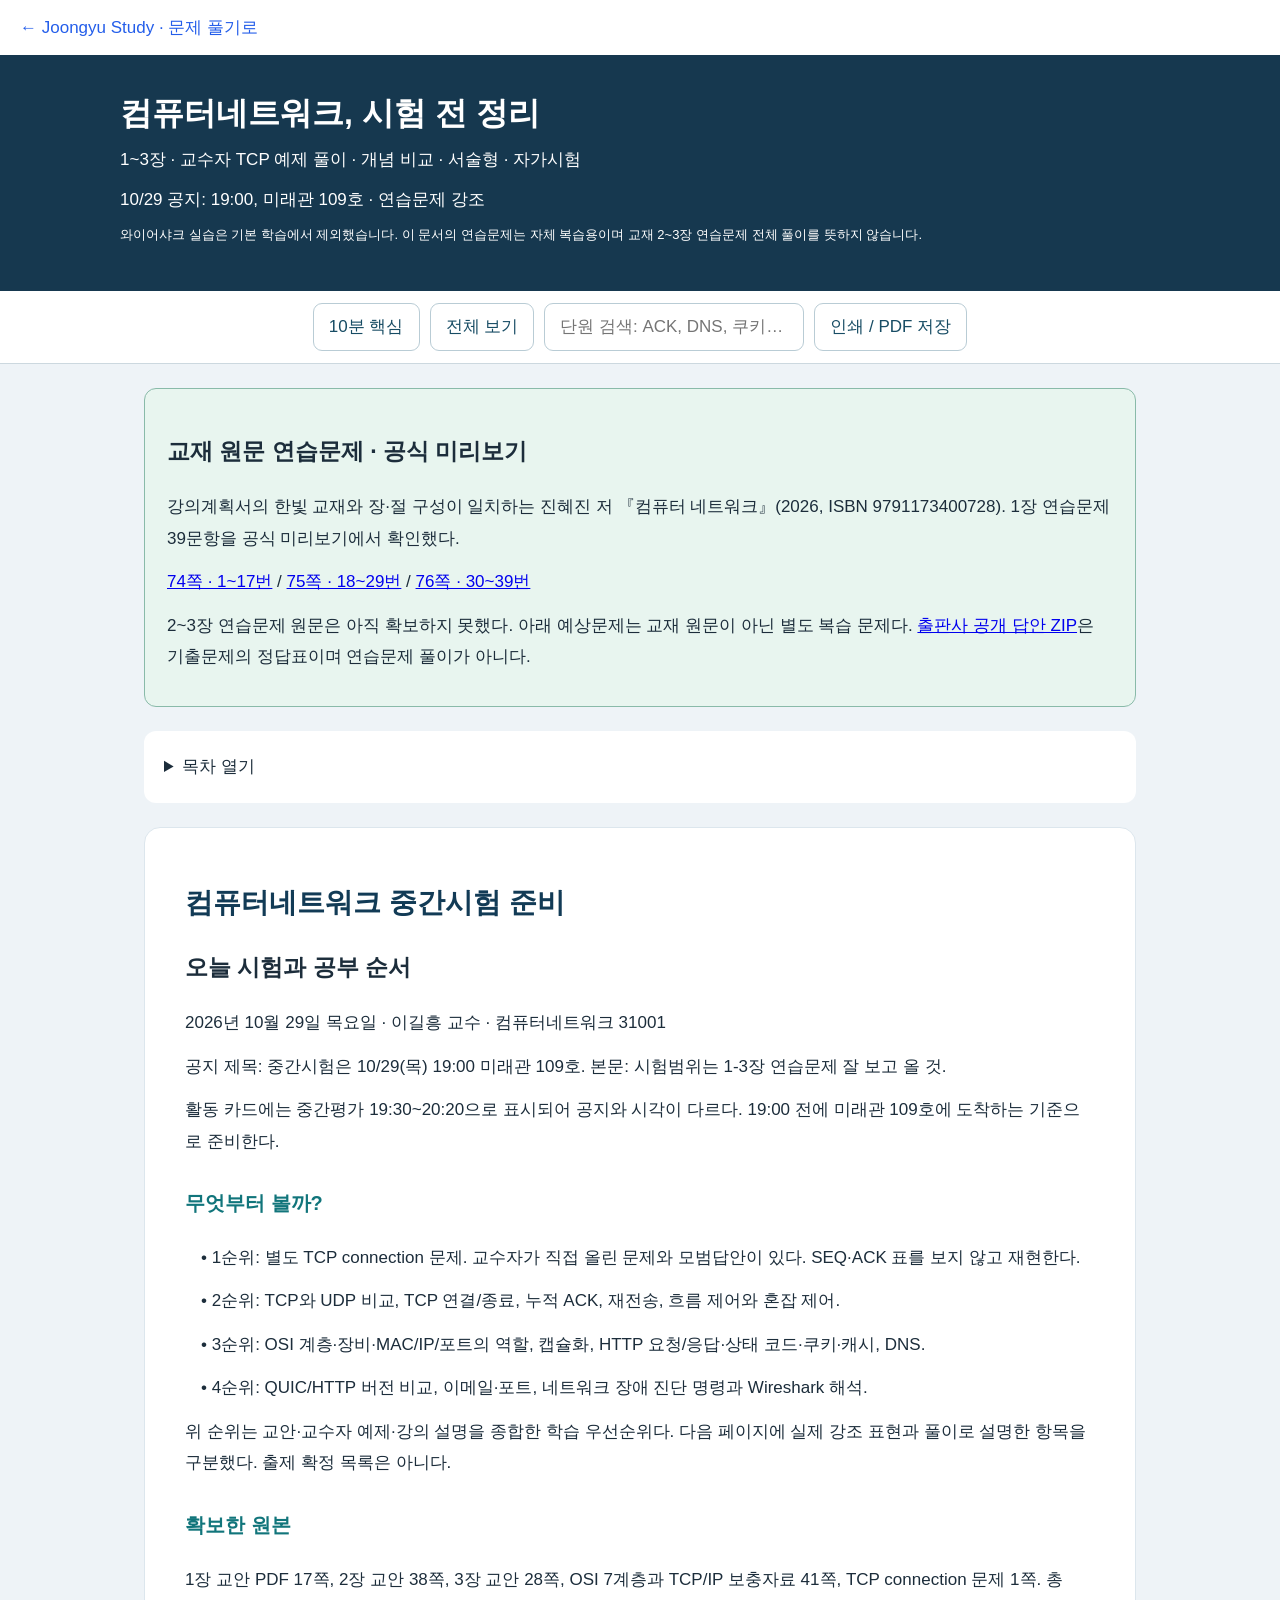
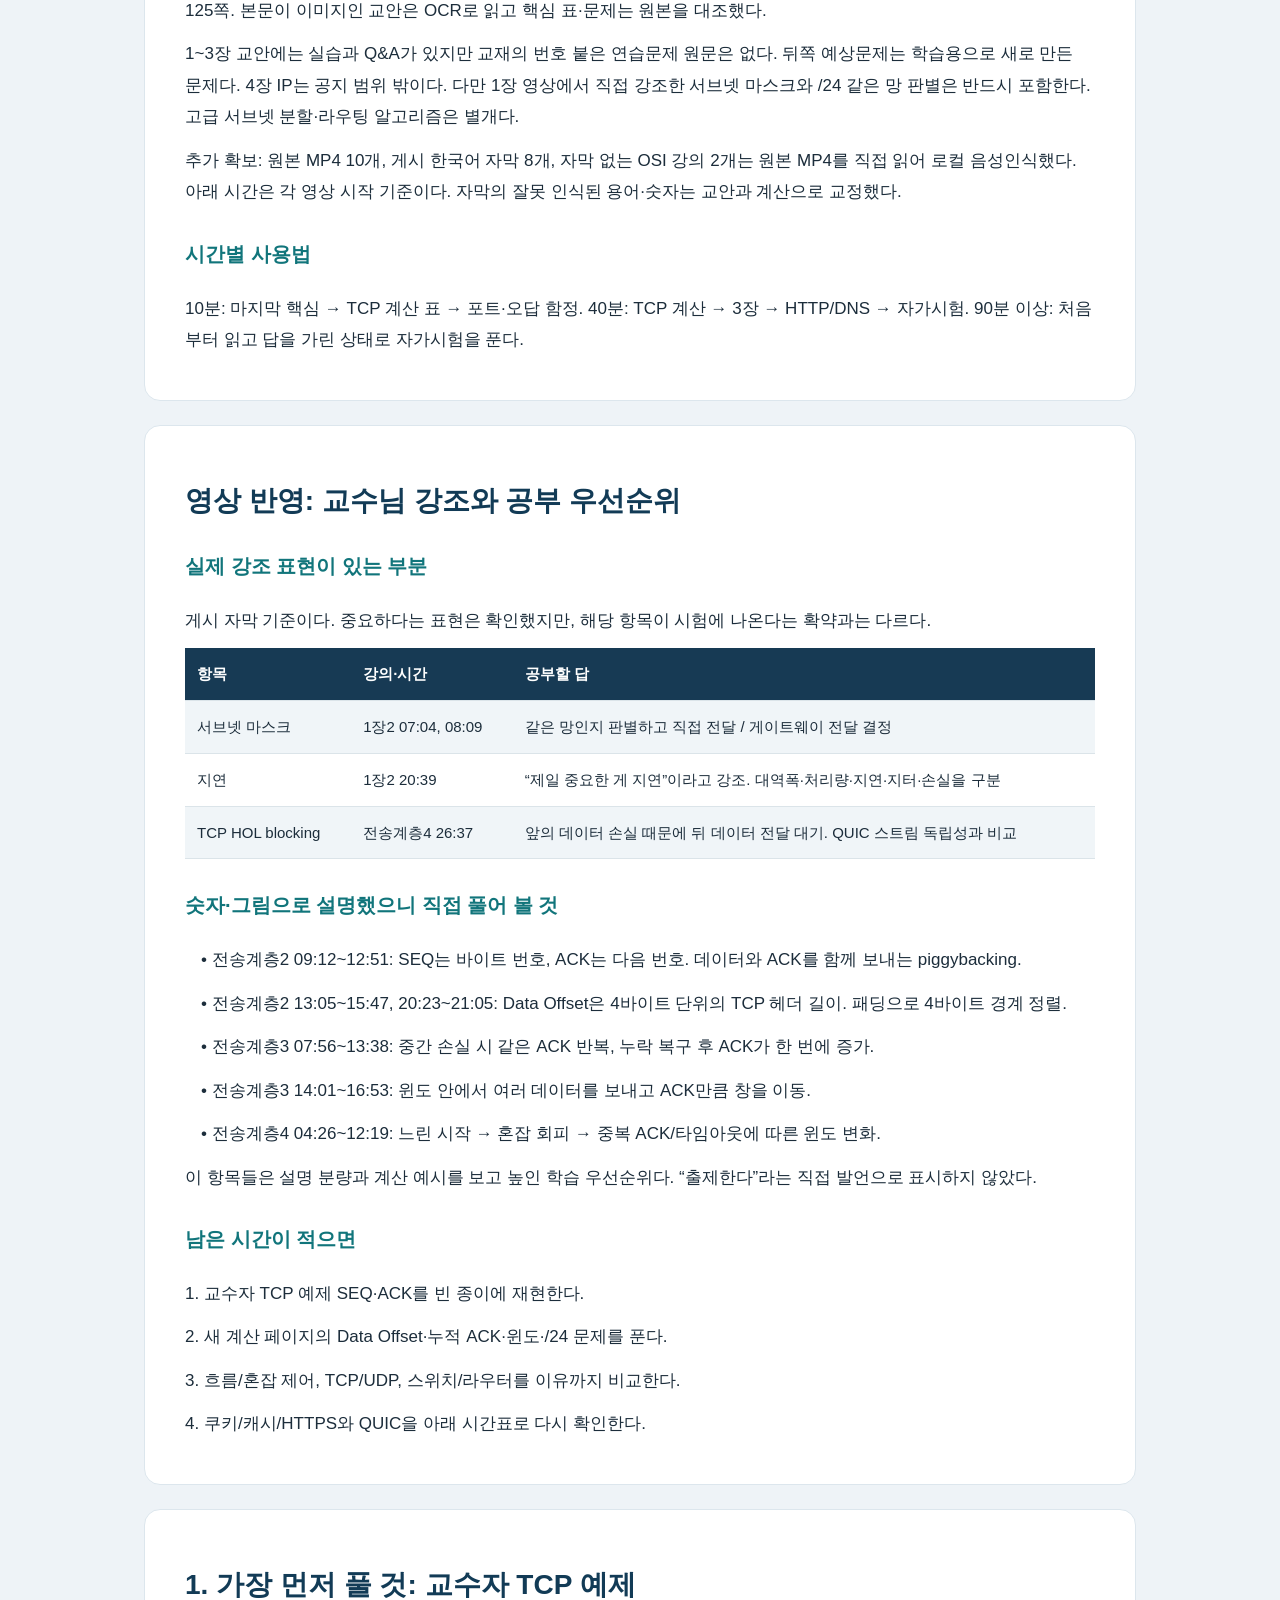
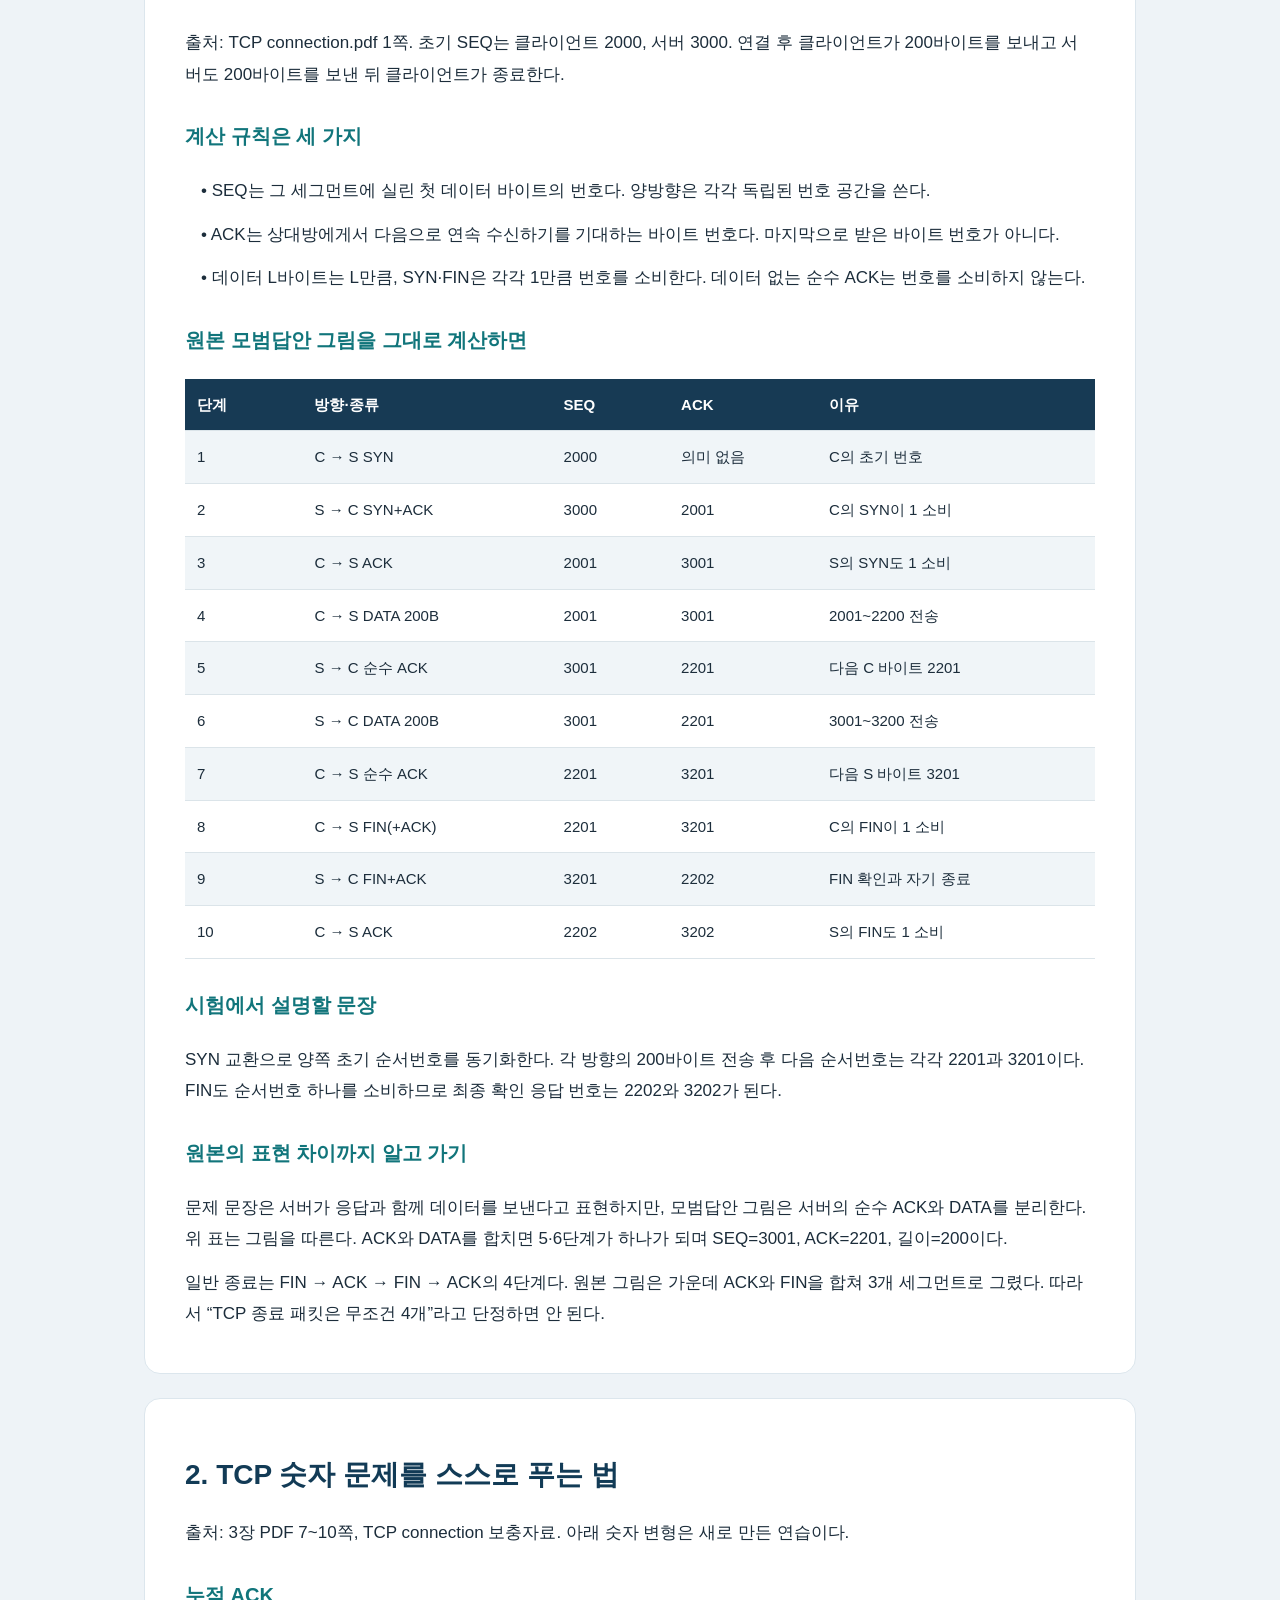
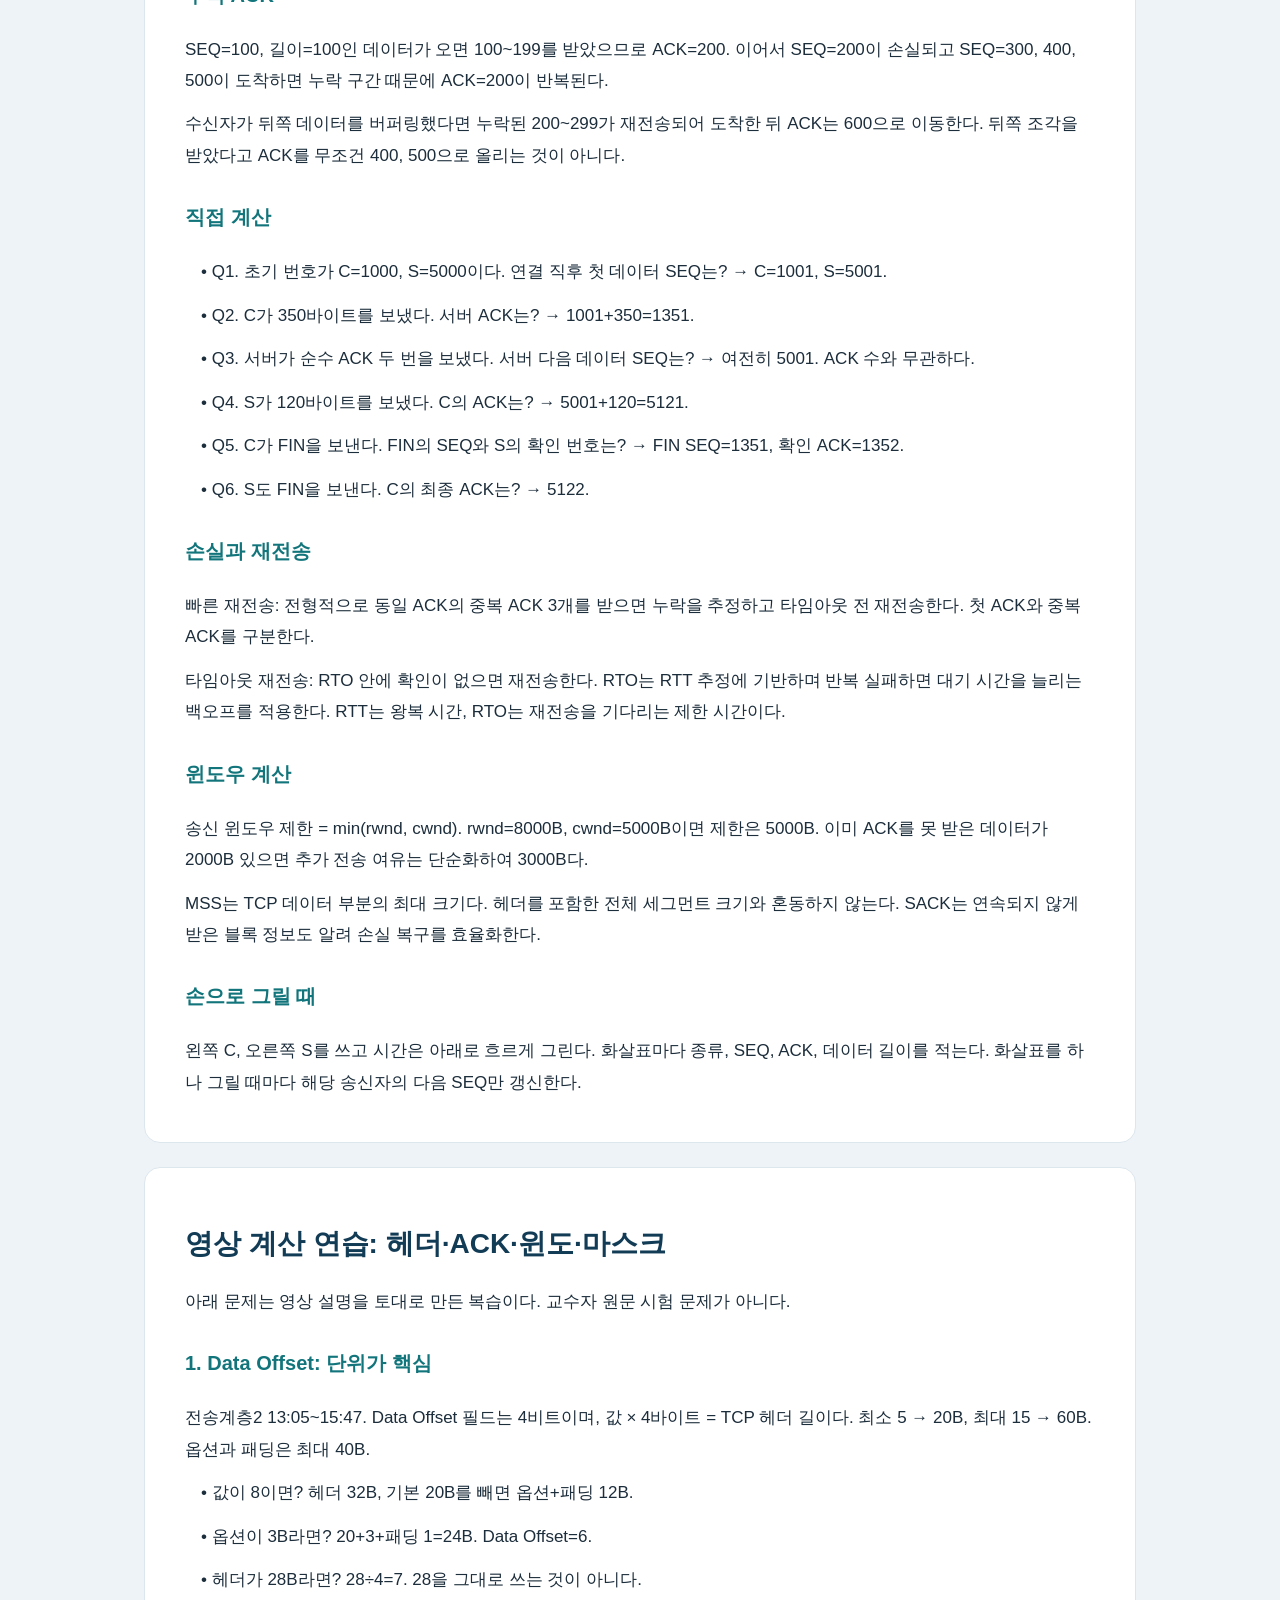
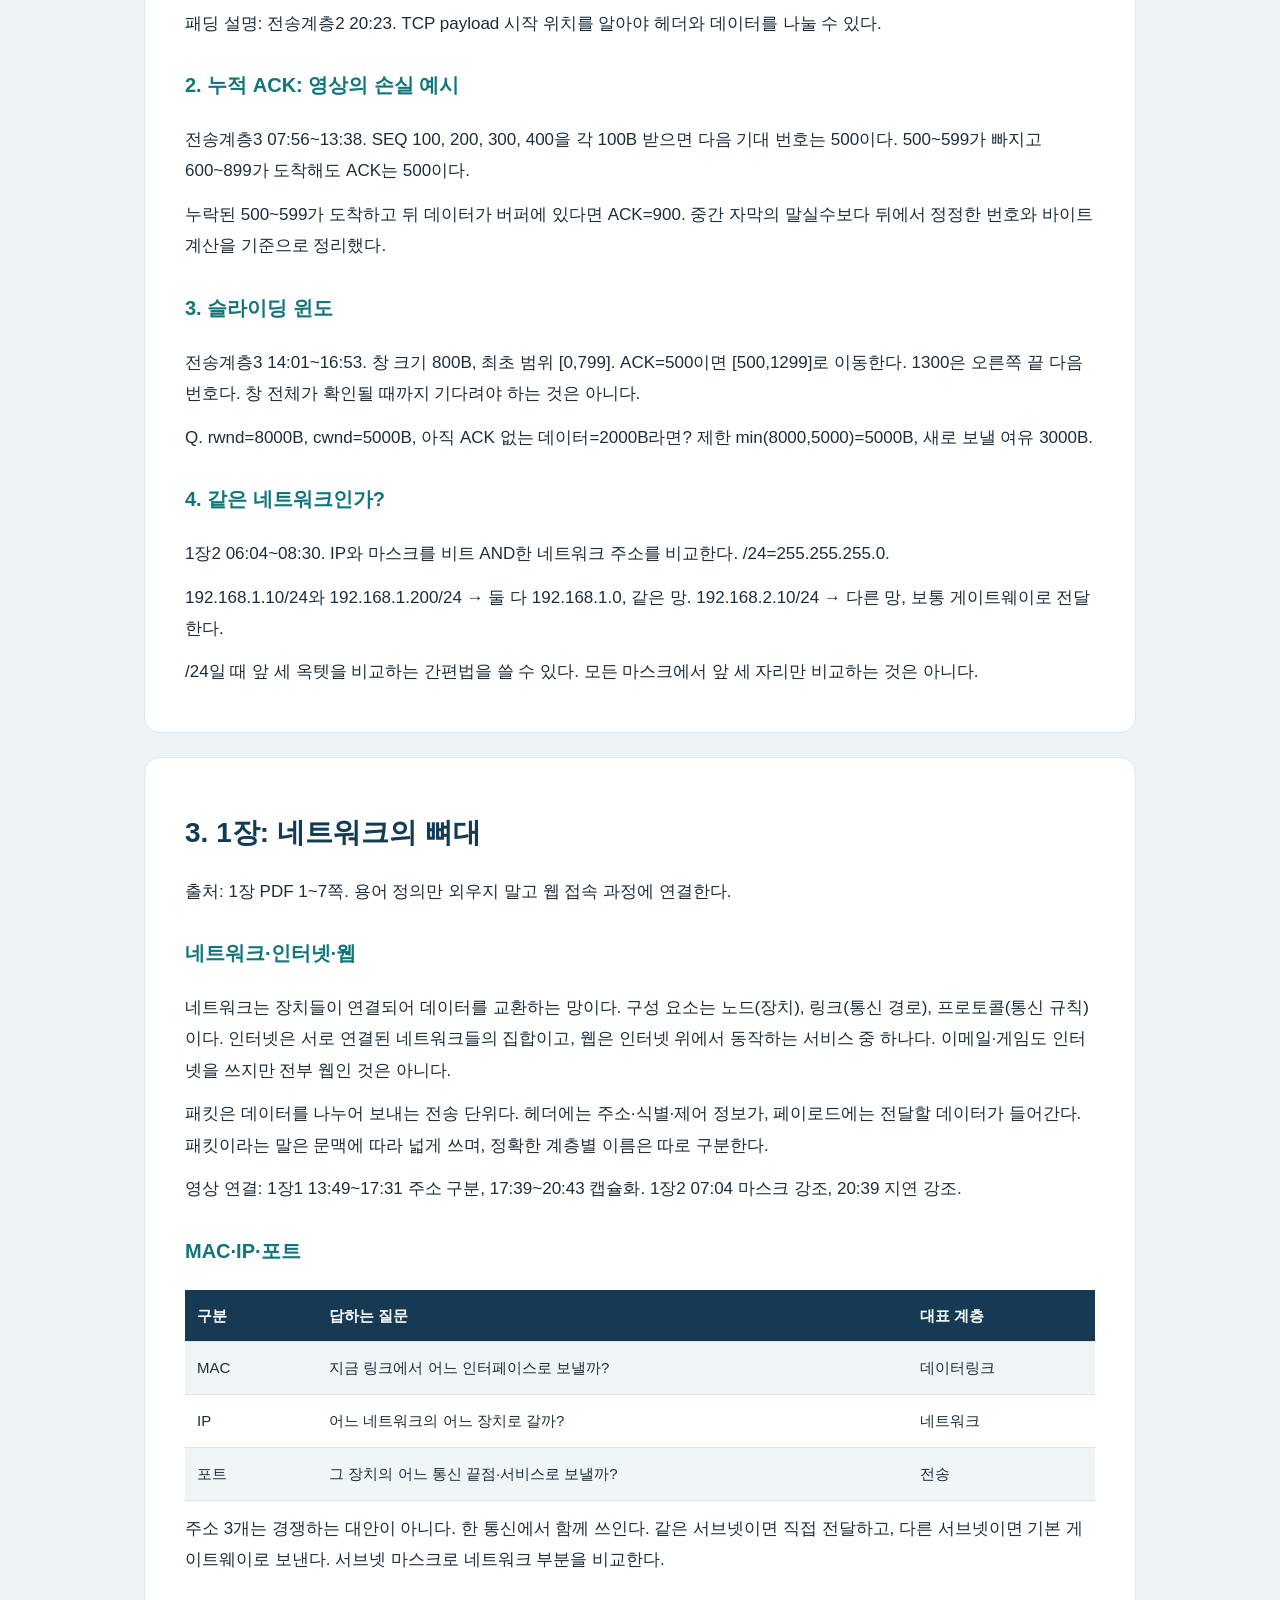
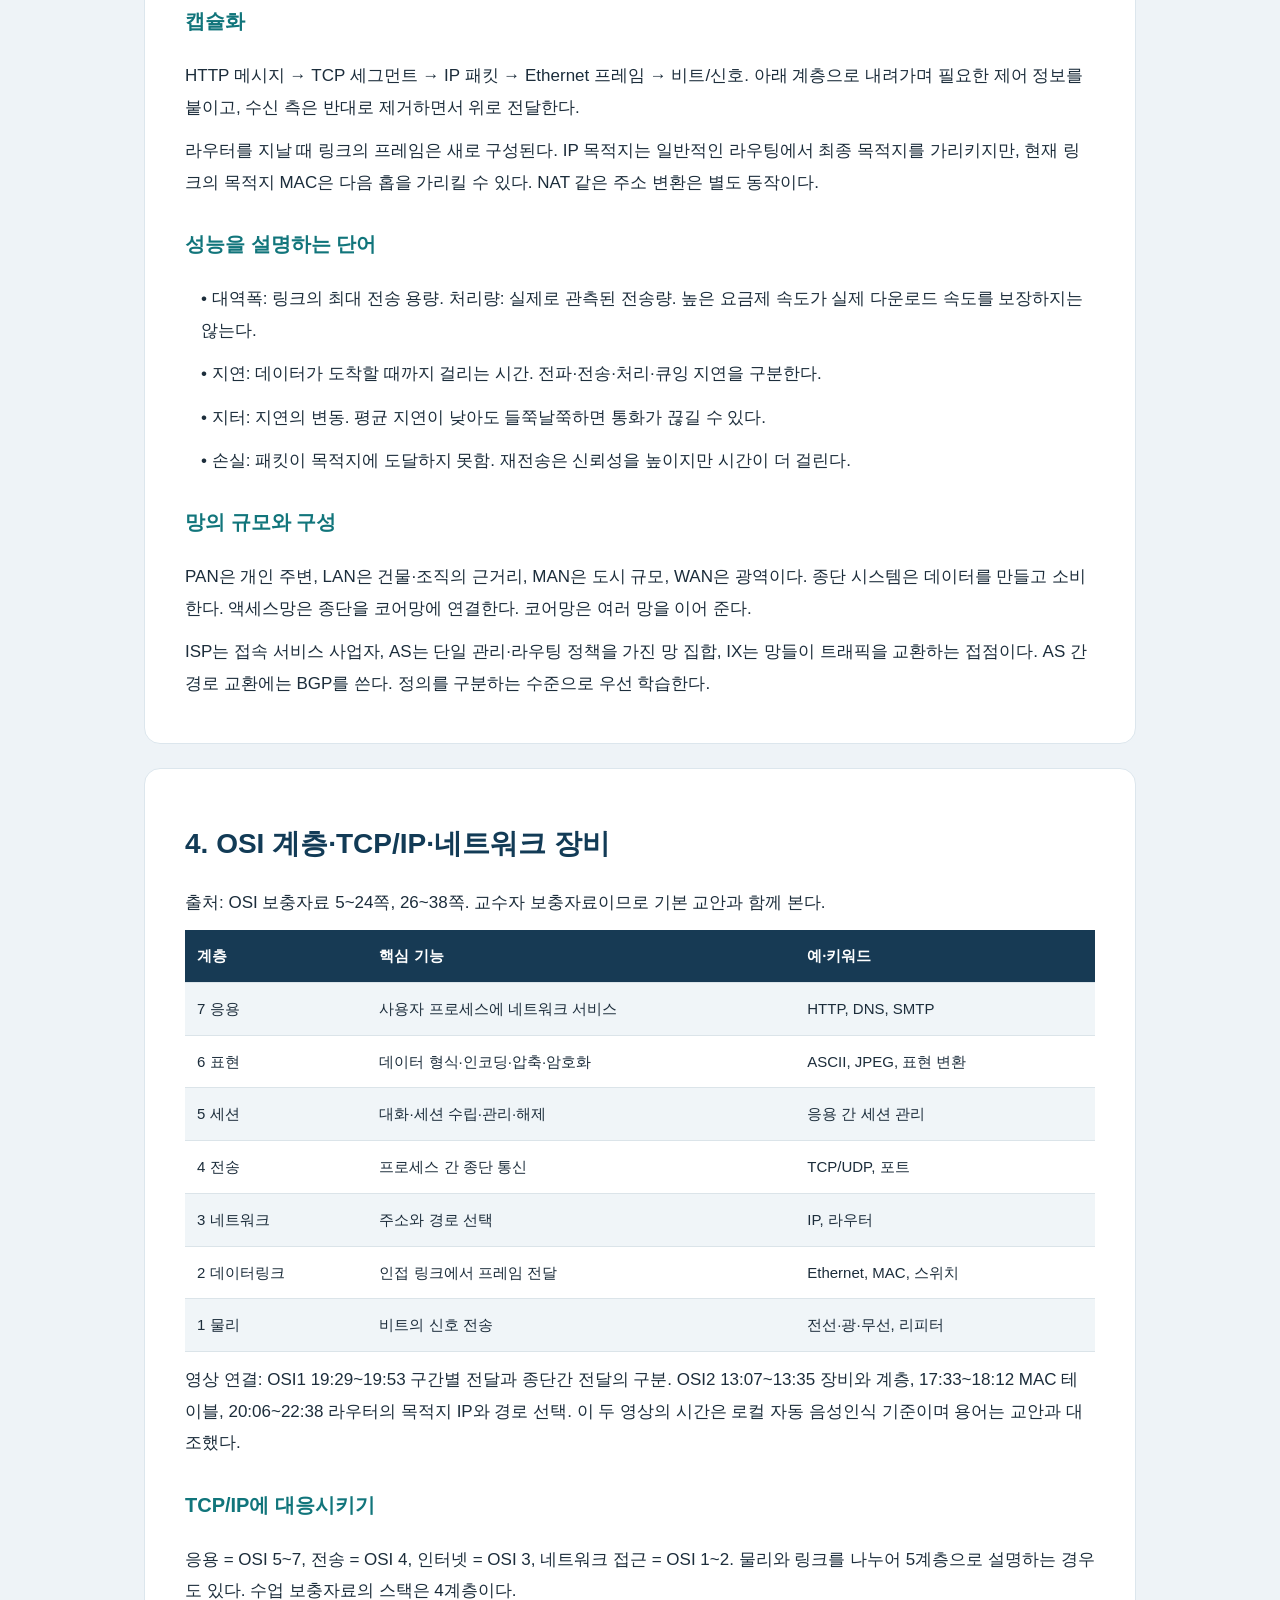
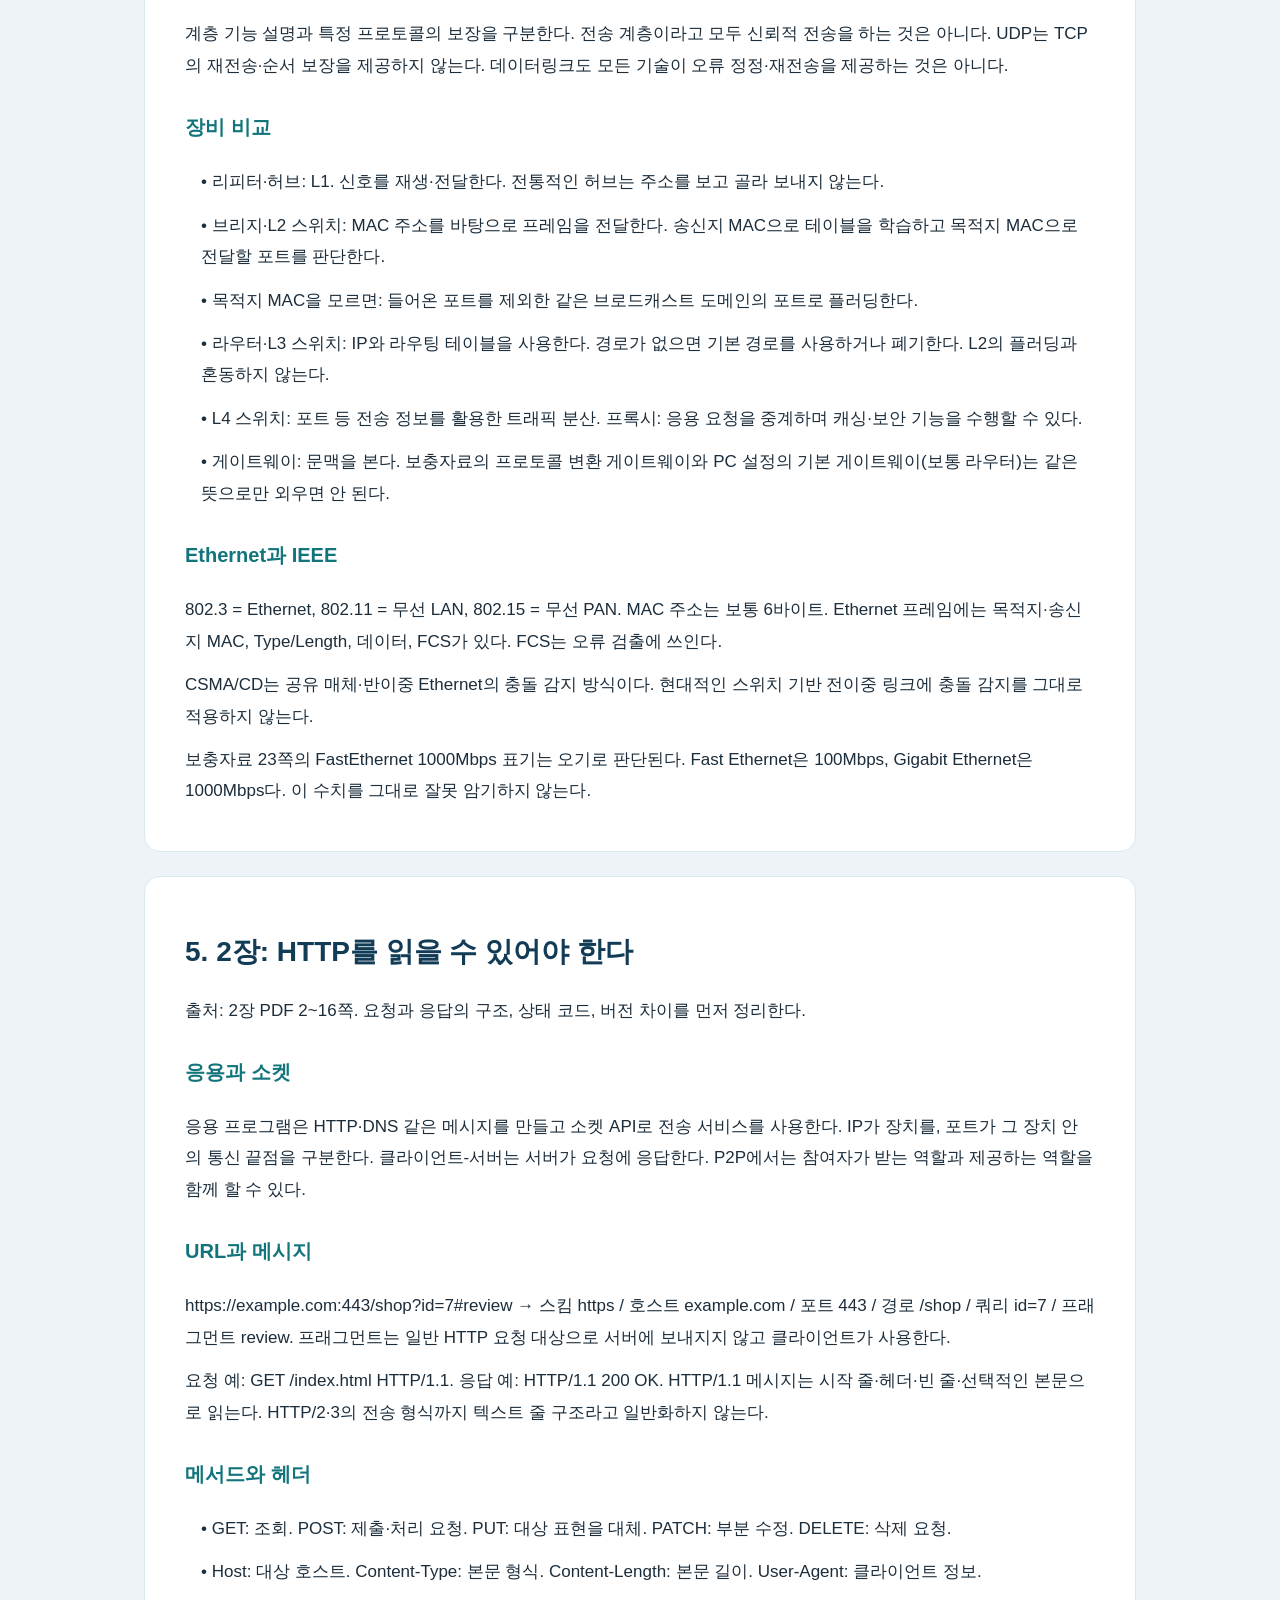
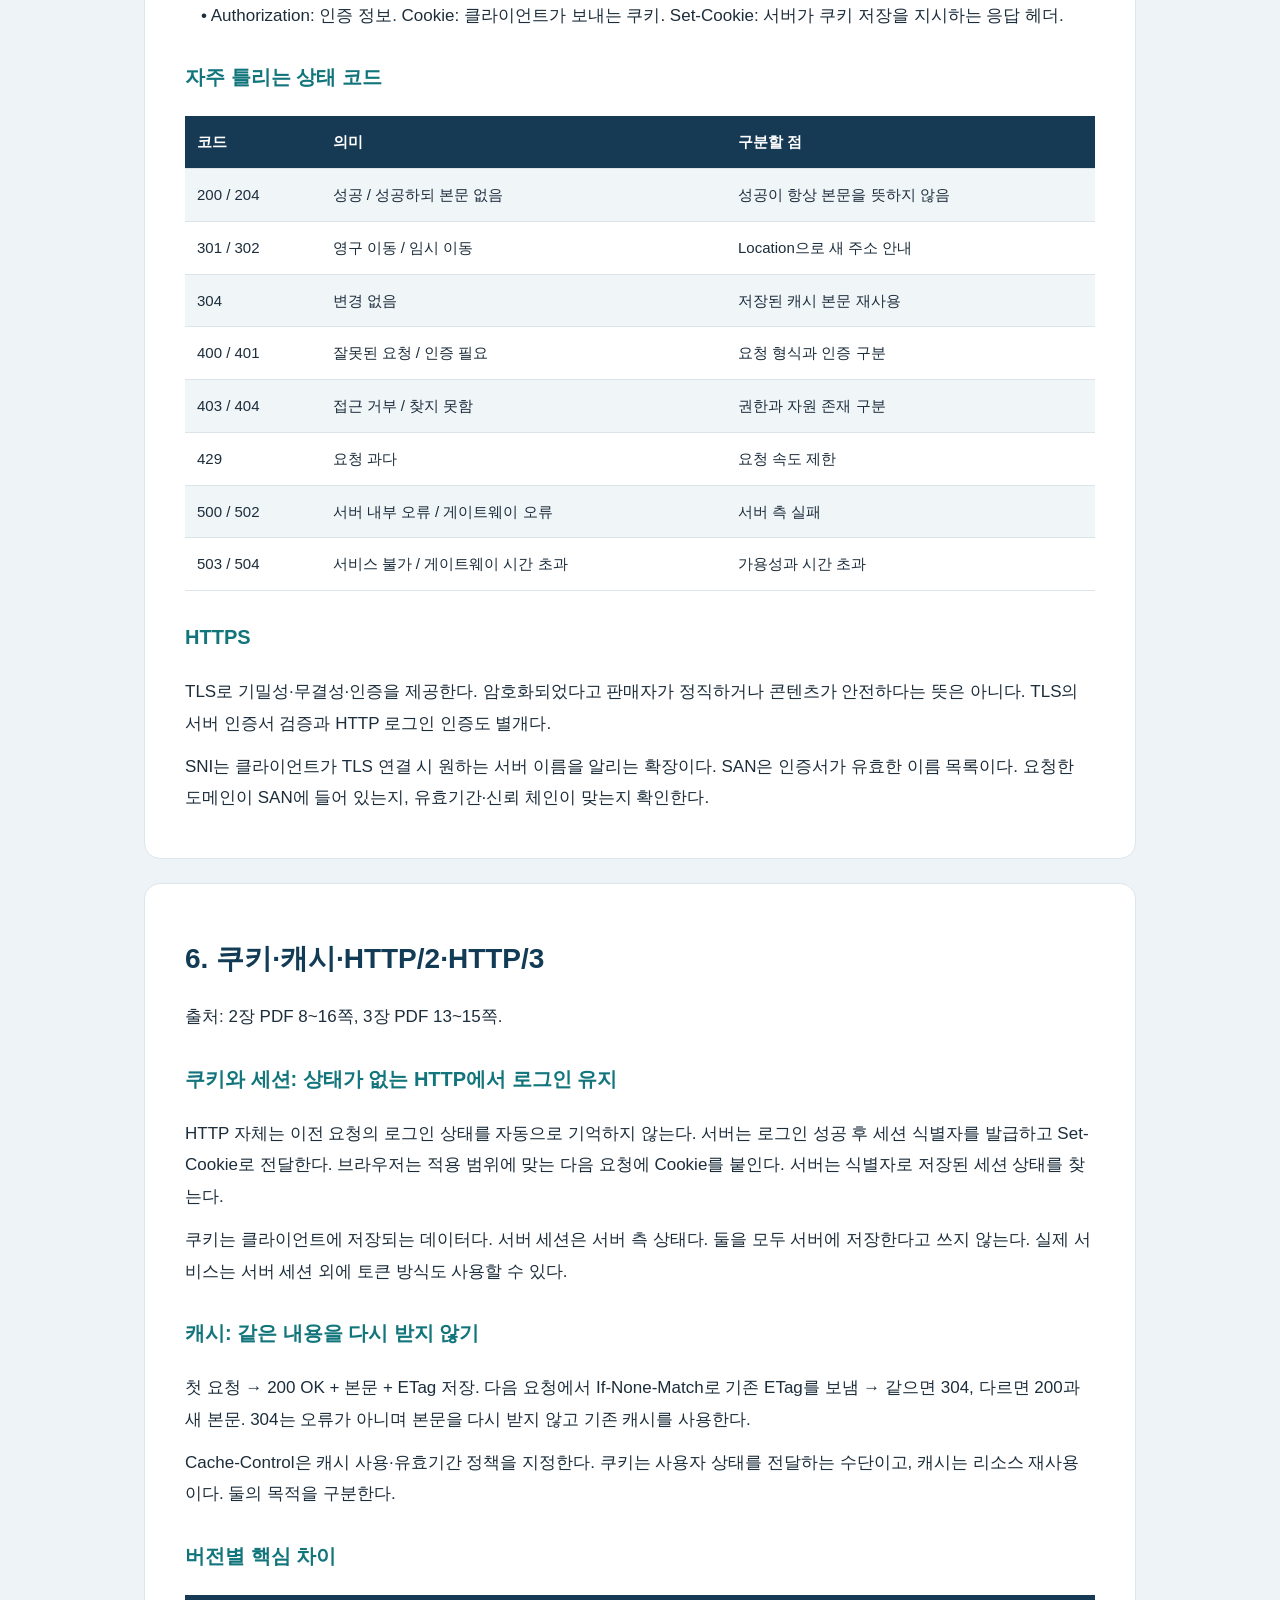
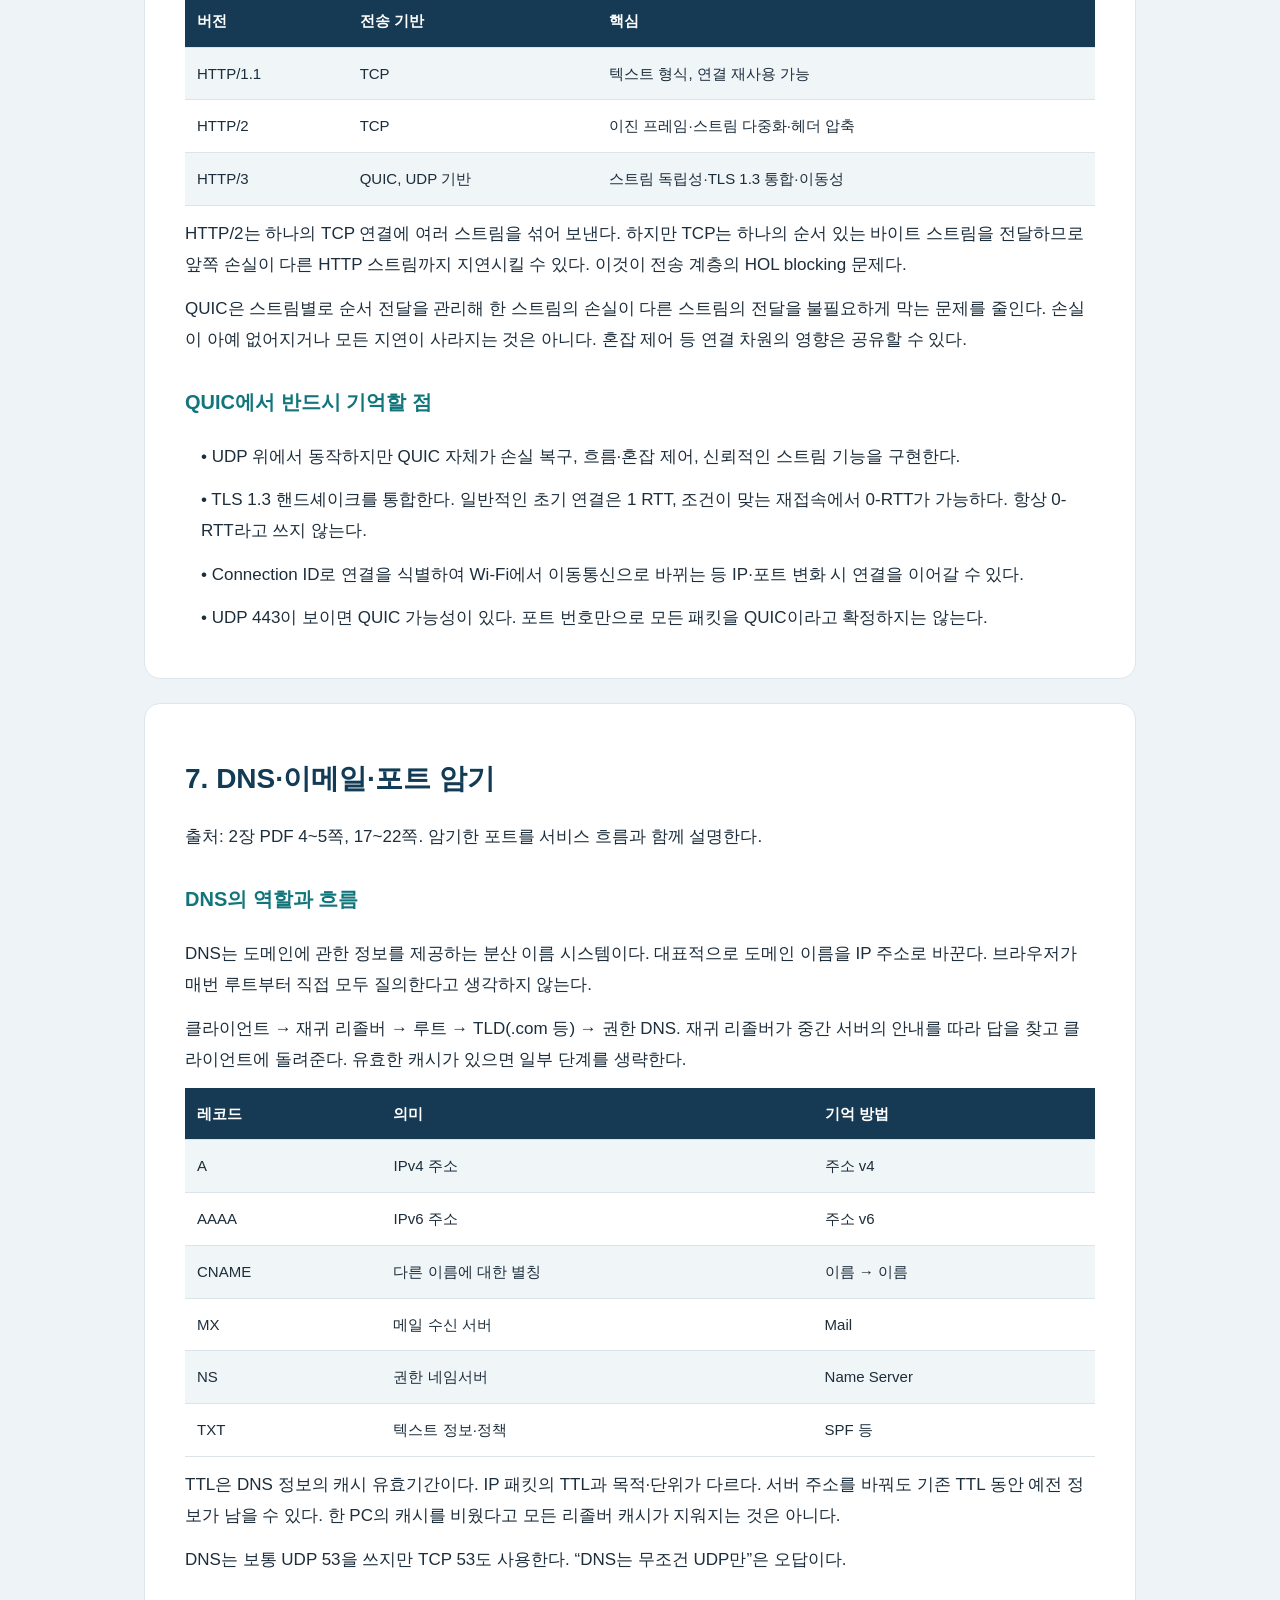
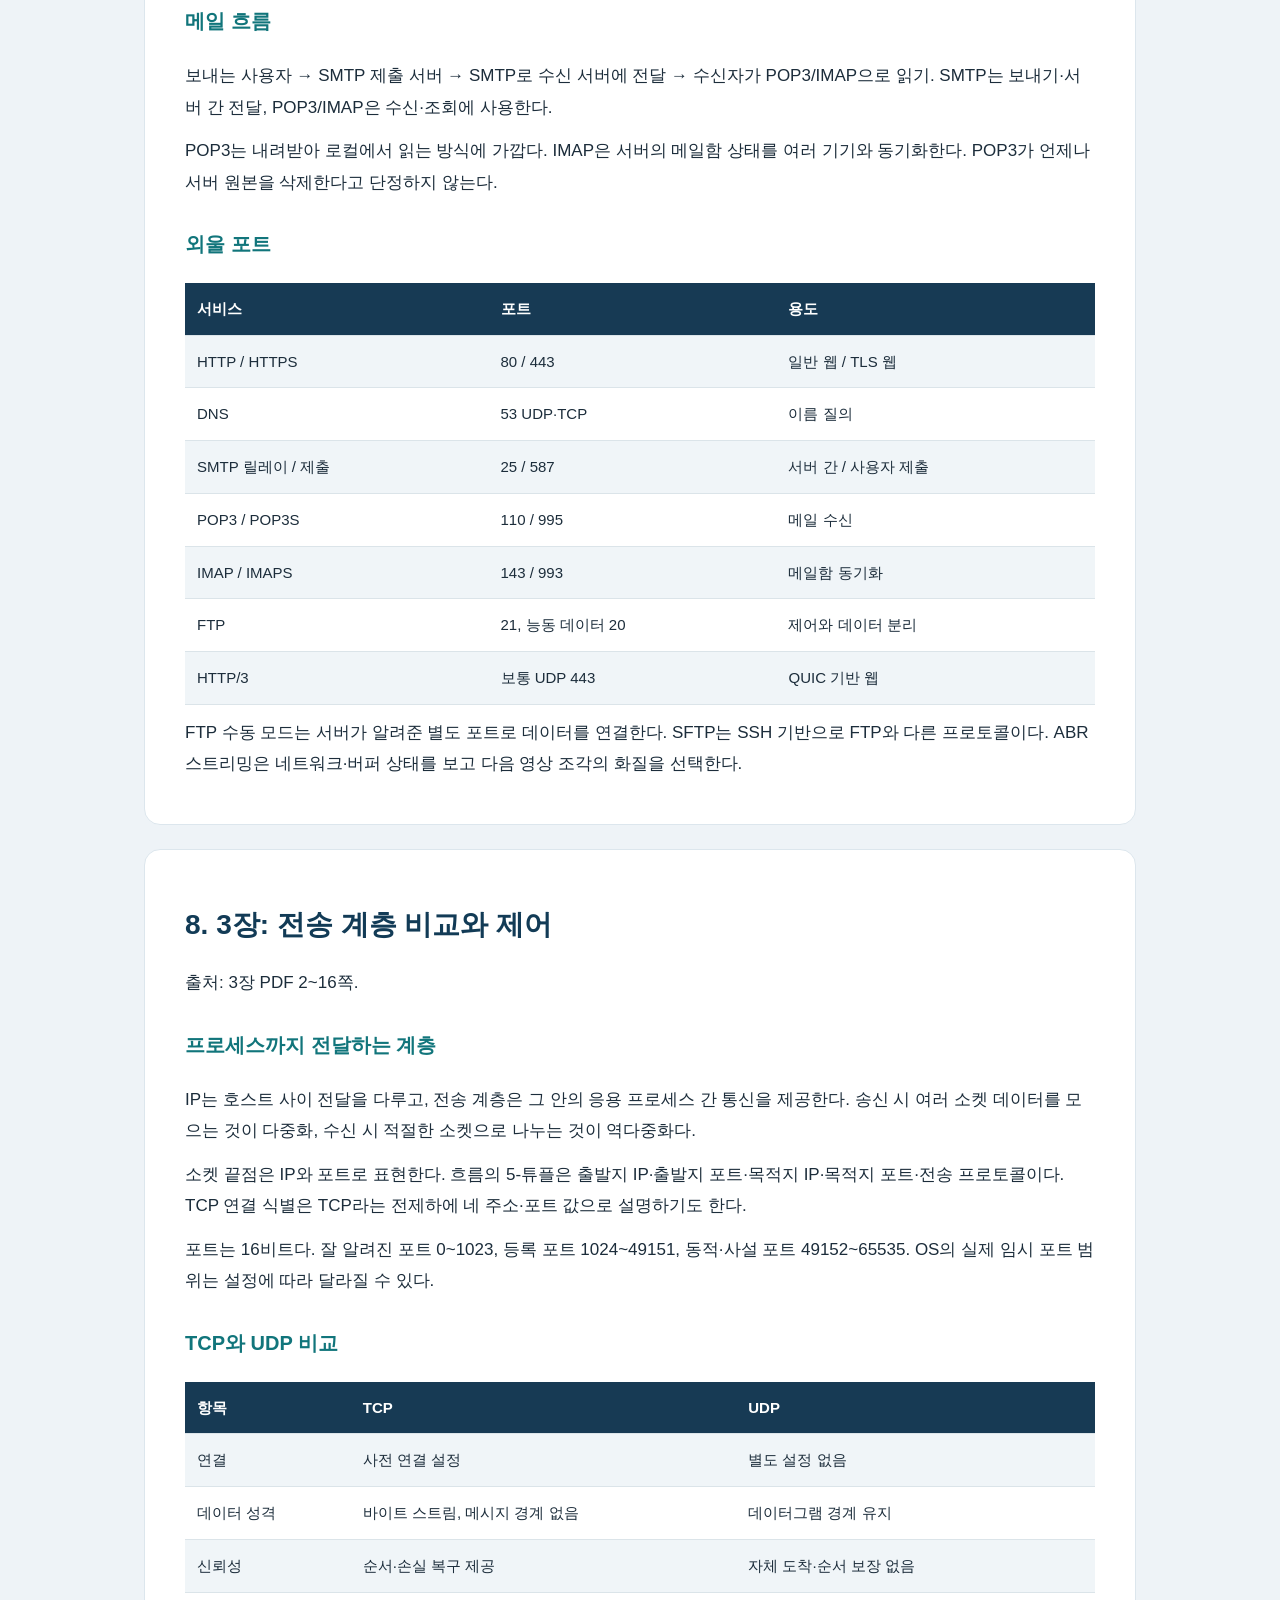
<file: study/notes.html>
<!doctype html><html lang="ko"><meta charset="utf-8"><meta name="viewport" content="width=device-width,initial-scale=1"><title>컴퓨터네트워크 시험 준비</title><style>*{box-sizing:border-box}html{scroll-behavior:smooth}body{margin:0;background:#eef3f7;color:#1c2d3b;font:17px/1.85 "Malgun Gothic",sans-serif}header{background:#16384f;color:white;padding:36px max(24px,calc((100% - 1040px)/2))}header h1{font-size:32px;margin:0}header p{margin:8px 0}nav{position:sticky;top:0;background:#fff;border-bottom:1px solid #ccd8df;z-index:3;padding:12px;display:flex;gap:10px;justify-content:center;flex-wrap:wrap}button,nav a,input{font:inherit;border:1px solid #b9ccd5;border-radius:9px;background:white;color:#174c64;padding:7px 15px;text-decoration:none}input{width:260px}main{max-width:1040px;margin:auto;padding:24px}section{scroll-margin-top:100px;background:white;border:1px solid #dce6ed;border-radius:16px;padding:32px 40px;margin-bottom:24px}h1{font-size:28px;line-height:1.4;color:#123b56}header h1{color:white}h2{font-size:23px}h3{font-size:20px;color:#11757b;margin-top:28px}p{margin:12px 0}.bullet{padding-left:16px}.tablewrap{overflow:auto}table{border-collapse:collapse;width:100%;font-size:15px}th{background:#173a54;color:white}th,td{padding:12px;text-align:left;border-bottom:1px solid #dbe4e9;min-width:70px}tr:nth-child(even){background:#f0f5f8}details{background:#fff;border-radius:12px;padding:20px;margin-bottom:24px}details a{display:block;color:#256581;padding:5px}small{color:#648094}#status{text-align:center;color:#587581}@media(max-width:650px){body{font-size:16px}main{padding:10px}section{padding:22px 18px}h1{font-size:24px}header{padding:25px 18px}nav{position:static}input{width:100%}}@media print{header,nav,details,#status{display:none}body{background:white;font-size:11pt}main{padding:0;max-width:none}section{border:0;padding:0;break-before:page}section:first-of-type{break-before:auto}table{font-size:9pt}h3{break-after:avoid}}</style><div style="padding:12px 20px;background:#fff"><a href="./" style="color:#245eea;text-decoration:none">← Joongyu Study · 문제 풀기로</a></div><header><h1>컴퓨터네트워크, 시험 전 정리</h1><p>1~3장 · 교수자 TCP 예제 풀이 · 개념 비교 · 서술형 · 자가시험</p><p>10/29 공지: 19:00, 미래관 109호 · 연습문제 강조</p><p style="font-size:13px">와이어샤크 실습은 기본 학습에서 제외했습니다. 이 문서의 연습문제는 자체 복습용이며 교재 2~3장 연습문제 전체 풀이를 뜻하지 않습니다.</p></header><nav><button id="cram">10분 핵심</button><button id="all">전체 보기</button><input placeholder="단원 검색: ACK, DNS, 쿠키…" aria-label="단원 검색"><button id="print">인쇄 / PDF 저장</button></nav><main><aside style="background:#e8f5ef;border:1px solid #89baa9;border-radius:12px;padding:22px;margin-bottom:24px"><h2>교재 원문 연습문제 · 공식 미리보기</h2><p>강의계획서의 한빛 교재와 장·절 구성이 일치하는 진혜진 저 『컴퓨터 네트워크』(2026, ISBN 9791173400728). 1장 연습문제 39문항을 공식 미리보기에서 확인했다.</p><p><a href="https://preview2.hanbit.co.kr/books/lalc/#p=26" target="_blank" rel="noopener">74쪽 · 1~17번</a> / <a href="https://preview2.hanbit.co.kr/books/lalc/#p=27" target="_blank" rel="noopener">75쪽 · 18~29번</a> / <a href="https://preview2.hanbit.co.kr/books/lalc/#p=28" target="_blank" rel="noopener">76쪽 · 30~39번</a></p><p>2~3장 연습문제 원문은 아직 확보하지 못했다. 아래 예상문제는 교재 원문이 아닌 별도 복습 문제다. <a href="https://cdn.hanbit.co.kr/examples/41072/answer.Zip">출판사 공개 답안 ZIP</a>은 기출문제의 정답표이며 연습문제 풀이가 아니다.</p></aside><details><summary>목차 열기</summary><a href="#s0">컴퓨터네트워크 중간시험 준비</a><a href="#s1">영상 반영: 교수님 강조와 공부 우선순위</a><a href="#s2">1. 가장 먼저 풀 것: 교수자 TCP 예제</a><a href="#s3">2. TCP 숫자 문제를 스스로 푸는 법</a><a href="#s4">영상 계산 연습: 헤더·ACK·윈도·마스크</a><a href="#s5">3. 1장: 네트워크의 뼈대</a><a href="#s6">4. OSI 계층·TCP/IP·네트워크 장비</a><a href="#s7">5. 2장: HTTP를 읽을 수 있어야 한다</a><a href="#s8">6. 쿠키·캐시·HTTP/2·HTTP/3</a><a href="#s9">7. DNS·이메일·포트 암기</a><a href="#s10">8. 3장: 전송 계층 비교와 제어</a><a href="#s11">9. 장애 상황을 주면 이렇게 답한다</a><a href="#s12">10. 서술형 예상문제와 답안</a><a href="#s13">11. 자가시험: 답을 가리고 확인</a><a href="#s14">12. 시험 10분 전: 이것만 다시 보기</a><a href="#s15">영상 설명을 답안으로: 그래프·웹·장비</a><a href="#s16">출처와 확인 범위</a></details><p id="status" aria-live="polite"></p><section id="s0"><h1>컴퓨터네트워크 중간시험 준비</h1><h2>오늘 시험과 공부 순서</h2><p class="">2026년 10월 29일 목요일 · 이길흥 교수 · 컴퓨터네트워크 31001</p><p class="">공지 제목: 중간시험은 10/29(목) 19:00 미래관 109호. 본문: 시험범위는 1-3장 연습문제 잘 보고 올 것.</p><p class="">활동 카드에는 중간평가 19:30~20:20으로 표시되어 공지와 시각이 다르다. 19:00 전에 미래관 109호에 도착하는 기준으로 준비한다.</p><h3>무엇부터 볼까?</h3><p class="bullet">• 1순위: 별도 TCP connection 문제. 교수자가 직접 올린 문제와 모범답안이 있다. SEQ·ACK 표를 보지 않고 재현한다.</p><p class="bullet">• 2순위: TCP와 UDP 비교, TCP 연결/종료, 누적 ACK, 재전송, 흐름 제어와 혼잡 제어.</p><p class="bullet">• 3순위: OSI 계층·장비·MAC/IP/포트의 역할, 캡슐화, HTTP 요청/응답·상태 코드·쿠키·캐시, DNS.</p><p class="bullet">• 4순위: QUIC/HTTP 버전 비교, 이메일·포트, 네트워크 장애 진단 명령과 Wireshark 해석.</p><p class="">위 순위는 교안·교수자 예제·강의 설명을 종합한 학습 우선순위다. 다음 페이지에 실제 강조 표현과 풀이로 설명한 항목을 구분했다. 출제 확정 목록은 아니다.</p><h3>확보한 원본</h3><p class="">1장 교안 PDF 17쪽, 2장 교안 38쪽, 3장 교안 28쪽, OSI 7계층과 TCP/IP 보충자료 41쪽, TCP connection 문제 1쪽. 총 125쪽. 본문이 이미지인 교안은 OCR로 읽고 핵심 표·문제는 원본을 대조했다.</p><p class="">1~3장 교안에는 실습과 Q&amp;A가 있지만 교재의 번호 붙은 연습문제 원문은 없다. 뒤쪽 예상문제는 학습용으로 새로 만든 문제다. 4장 IP는 공지 범위 밖이다. 다만 1장 영상에서 직접 강조한 서브넷 마스크와 /24 같은 망 판별은 반드시 포함한다. 고급 서브넷 분할·라우팅 알고리즘은 별개다.</p><p class="">추가 확보: 원본 MP4 10개, 게시 한국어 자막 8개, 자막 없는 OSI 강의 2개는 원본 MP4를 직접 읽어 로컬 음성인식했다. 아래 시간은 각 영상 시작 기준이다. 자막의 잘못 인식된 용어·숫자는 교안과 계산으로 교정했다.</p><h3>시간별 사용법</h3><p class="">10분: 마지막 핵심 → TCP 계산 표 → 포트·오답 함정. 40분: TCP 계산 → 3장 → HTTP/DNS → 자가시험. 90분 이상: 처음부터 읽고 답을 가린 상태로 자가시험을 푼다.</p></section><section id="s1"><h1>영상 반영: 교수님 강조와 공부 우선순위</h1><h3>실제 강조 표현이 있는 부분</h3><p class="">게시 자막 기준이다. 중요하다는 표현은 확인했지만, 해당 항목이 시험에 나온다는 확약과는 다르다.</p><div class="tablewrap"><table><tr><th>항목</th><th>강의·시간</th><th>공부할 답</th></tr><tr><td>서브넷 마스크</td><td>1장2 07:04, 08:09</td><td>같은 망인지 판별하고 직접 전달 / 게이트웨이 전달 결정</td></tr><tr><td>지연</td><td>1장2 20:39</td><td>“제일 중요한 게 지연”이라고 강조. 대역폭·처리량·지연·지터·손실을 구분</td></tr><tr><td>TCP HOL blocking</td><td>전송계층4 26:37</td><td>앞의 데이터 손실 때문에 뒤 데이터 전달 대기. QUIC 스트림 독립성과 비교</td></tr></table></div><h3>숫자·그림으로 설명했으니 직접 풀어 볼 것</h3><p class="bullet">• 전송계층2 09:12~12:51: SEQ는 바이트 번호, ACK는 다음 번호. 데이터와 ACK를 함께 보내는 piggybacking.</p><p class="bullet">• 전송계층2 13:05~15:47, 20:23~21:05: Data Offset은 4바이트 단위의 TCP 헤더 길이. 패딩으로 4바이트 경계 정렬.</p><p class="bullet">• 전송계층3 07:56~13:38: 중간 손실 시 같은 ACK 반복, 누락 복구 후 ACK가 한 번에 증가.</p><p class="bullet">• 전송계층3 14:01~16:53: 윈도 안에서 여러 데이터를 보내고 ACK만큼 창을 이동.</p><p class="bullet">• 전송계층4 04:26~12:19: 느린 시작 → 혼잡 회피 → 중복 ACK/타임아웃에 따른 윈도 변화.</p><p class="">이 항목들은 설명 분량과 계산 예시를 보고 높인 학습 우선순위다. “출제한다”라는 직접 발언으로 표시하지 않았다.</p><h3>남은 시간이 적으면</h3><p class="">1. 교수자 TCP 예제 SEQ·ACK를 빈 종이에 재현한다.</p><p class="">2. 새 계산 페이지의 Data Offset·누적 ACK·윈도·/24 문제를 푼다.</p><p class="">3. 흐름/혼잡 제어, TCP/UDP, 스위치/라우터를 이유까지 비교한다.</p><p class="">4. 쿠키/캐시/HTTPS와 QUIC을 아래 시간표로 다시 확인한다.</p></section><section id="s2"><h1>1. 가장 먼저 풀 것: 교수자 TCP 예제</h1><p class="">출처: TCP connection.pdf 1쪽. 초기 SEQ는 클라이언트 2000, 서버 3000. 연결 후 클라이언트가 200바이트를 보내고 서버도 200바이트를 보낸 뒤 클라이언트가 종료한다.</p><h3>계산 규칙은 세 가지</h3><p class="bullet">• SEQ는 그 세그먼트에 실린 첫 데이터 바이트의 번호다. 양방향은 각각 독립된 번호 공간을 쓴다.</p><p class="bullet">• ACK는 상대방에게서 다음으로 연속 수신하기를 기대하는 바이트 번호다. 마지막으로 받은 바이트 번호가 아니다.</p><p class="bullet">• 데이터 L바이트는 L만큼, SYN·FIN은 각각 1만큼 번호를 소비한다. 데이터 없는 순수 ACK는 번호를 소비하지 않는다.</p><h3>원본 모범답안 그림을 그대로 계산하면</h3><div class="tablewrap"><table><tr><th>단계</th><th>방향·종류</th><th>SEQ</th><th>ACK</th><th>이유</th></tr><tr><td>1</td><td>C → S SYN</td><td>2000</td><td>의미 없음</td><td>C의 초기 번호</td></tr><tr><td>2</td><td>S → C SYN+ACK</td><td>3000</td><td>2001</td><td>C의 SYN이 1 소비</td></tr><tr><td>3</td><td>C → S ACK</td><td>2001</td><td>3001</td><td>S의 SYN도 1 소비</td></tr><tr><td>4</td><td>C → S DATA 200B</td><td>2001</td><td>3001</td><td>2001~2200 전송</td></tr><tr><td>5</td><td>S → C 순수 ACK</td><td>3001</td><td>2201</td><td>다음 C 바이트 2201</td></tr><tr><td>6</td><td>S → C DATA 200B</td><td>3001</td><td>2201</td><td>3001~3200 전송</td></tr><tr><td>7</td><td>C → S 순수 ACK</td><td>2201</td><td>3201</td><td>다음 S 바이트 3201</td></tr><tr><td>8</td><td>C → S FIN(+ACK)</td><td>2201</td><td>3201</td><td>C의 FIN이 1 소비</td></tr><tr><td>9</td><td>S → C FIN+ACK</td><td>3201</td><td>2202</td><td>FIN 확인과 자기 종료</td></tr><tr><td>10</td><td>C → S ACK</td><td>2202</td><td>3202</td><td>S의 FIN도 1 소비</td></tr></table></div><h3>시험에서 설명할 문장</h3><p class="">SYN 교환으로 양쪽 초기 순서번호를 동기화한다. 각 방향의 200바이트 전송 후 다음 순서번호는 각각 2201과 3201이다. FIN도 순서번호 하나를 소비하므로 최종 확인 응답 번호는 2202와 3202가 된다.</p><h3>원본의 표현 차이까지 알고 가기</h3><p class="">문제 문장은 서버가 응답과 함께 데이터를 보낸다고 표현하지만, 모범답안 그림은 서버의 순수 ACK와 DATA를 분리한다. 위 표는 그림을 따른다. ACK와 DATA를 합치면 5·6단계가 하나가 되며 SEQ=3001, ACK=2201, 길이=200이다.</p><p class="">일반 종료는 FIN → ACK → FIN → ACK의 4단계다. 원본 그림은 가운데 ACK와 FIN을 합쳐 3개 세그먼트로 그렸다. 따라서 “TCP 종료 패킷은 무조건 4개”라고 단정하면 안 된다.</p></section><section id="s3"><h1>2. TCP 숫자 문제를 스스로 푸는 법</h1><p class="">출처: 3장 PDF 7~10쪽, TCP connection 보충자료. 아래 숫자 변형은 새로 만든 연습이다.</p><h3>누적 ACK</h3><p class="">SEQ=100, 길이=100인 데이터가 오면 100~199를 받았으므로 ACK=200. 이어서 SEQ=200이 손실되고 SEQ=300, 400, 500이 도착하면 누락 구간 때문에 ACK=200이 반복된다.</p><p class="">수신자가 뒤쪽 데이터를 버퍼링했다면 누락된 200~299가 재전송되어 도착한 뒤 ACK는 600으로 이동한다. 뒤쪽 조각을 받았다고 ACK를 무조건 400, 500으로 올리는 것이 아니다.</p><h3>직접 계산</h3><p class="bullet">• Q1. 초기 번호가 C=1000, S=5000이다. 연결 직후 첫 데이터 SEQ는? → C=1001, S=5001.</p><p class="bullet">• Q2. C가 350바이트를 보냈다. 서버 ACK는? → 1001+350=1351.</p><p class="bullet">• Q3. 서버가 순수 ACK 두 번을 보냈다. 서버 다음 데이터 SEQ는? → 여전히 5001. ACK 수와 무관하다.</p><p class="bullet">• Q4. S가 120바이트를 보냈다. C의 ACK는? → 5001+120=5121.</p><p class="bullet">• Q5. C가 FIN을 보낸다. FIN의 SEQ와 S의 확인 번호는? → FIN SEQ=1351, 확인 ACK=1352.</p><p class="bullet">• Q6. S도 FIN을 보낸다. C의 최종 ACK는? → 5122.</p><h3>손실과 재전송</h3><p class="">빠른 재전송: 전형적으로 동일 ACK의 중복 ACK 3개를 받으면 누락을 추정하고 타임아웃 전 재전송한다. 첫 ACK와 중복 ACK를 구분한다.</p><p class="">타임아웃 재전송: RTO 안에 확인이 없으면 재전송한다. RTO는 RTT 추정에 기반하며 반복 실패하면 대기 시간을 늘리는 백오프를 적용한다. RTT는 왕복 시간, RTO는 재전송을 기다리는 제한 시간이다.</p><h3>윈도우 계산</h3><p class="">송신 윈도우 제한 = min(rwnd, cwnd). rwnd=8000B, cwnd=5000B이면 제한은 5000B. 이미 ACK를 못 받은 데이터가 2000B 있으면 추가 전송 여유는 단순화하여 3000B다.</p><p class="">MSS는 TCP 데이터 부분의 최대 크기다. 헤더를 포함한 전체 세그먼트 크기와 혼동하지 않는다. SACK는 연속되지 않게 받은 블록 정보도 알려 손실 복구를 효율화한다.</p><h3>손으로 그릴 때</h3><p class="">왼쪽 C, 오른쪽 S를 쓰고 시간은 아래로 흐르게 그린다. 화살표마다 종류, SEQ, ACK, 데이터 길이를 적는다. 화살표를 하나 그릴 때마다 해당 송신자의 다음 SEQ만 갱신한다.</p></section><section id="s4"><h1>영상 계산 연습: 헤더·ACK·윈도·마스크</h1><p class="">아래 문제는 영상 설명을 토대로 만든 복습이다. 교수자 원문 시험 문제가 아니다.</p><h3>1. Data Offset: 단위가 핵심</h3><p class="">전송계층2 13:05~15:47. Data Offset 필드는 4비트이며, 값 × 4바이트 = TCP 헤더 길이다. 최소 5 → 20B, 최대 15 → 60B. 옵션과 패딩은 최대 40B.</p><p class="bullet">• 값이 8이면? 헤더 32B, 기본 20B를 빼면 옵션+패딩 12B.</p><p class="bullet">• 옵션이 3B라면? 20+3+패딩 1=24B. Data Offset=6.</p><p class="bullet">• 헤더가 28B라면? 28÷4=7. 28을 그대로 쓰는 것이 아니다.</p><p class="">패딩 설명: 전송계층2 20:23. TCP payload 시작 위치를 알아야 헤더와 데이터를 나눌 수 있다.</p><h3>2. 누적 ACK: 영상의 손실 예시</h3><p class="">전송계층3 07:56~13:38. SEQ 100, 200, 300, 400을 각 100B 받으면 다음 기대 번호는 500이다. 500~599가 빠지고 600~899가 도착해도 ACK는 500이다.</p><p class="">누락된 500~599가 도착하고 뒤 데이터가 버퍼에 있다면 ACK=900. 중간 자막의 말실수보다 뒤에서 정정한 번호와 바이트 계산을 기준으로 정리했다.</p><h3>3. 슬라이딩 윈도</h3><p class="">전송계층3 14:01~16:53. 창 크기 800B, 최초 범위 [0,799]. ACK=500이면 [500,1299]로 이동한다. 1300은 오른쪽 끝 다음 번호다. 창 전체가 확인될 때까지 기다려야 하는 것은 아니다.</p><p class="">Q. rwnd=8000B, cwnd=5000B, 아직 ACK 없는 데이터=2000B라면? 제한 min(8000,5000)=5000B, 새로 보낼 여유 3000B.</p><h3>4. 같은 네트워크인가?</h3><p class="">1장2 06:04~08:30. IP와 마스크를 비트 AND한 네트워크 주소를 비교한다. /24=255.255.255.0.</p><p class="">192.168.1.10/24와 192.168.1.200/24 → 둘 다 192.168.1.0, 같은 망. 192.168.2.10/24 → 다른 망, 보통 게이트웨이로 전달한다.</p><p class="">/24일 때 앞 세 옥텟을 비교하는 간편법을 쓸 수 있다. 모든 마스크에서 앞 세 자리만 비교하는 것은 아니다.</p></section><section id="s5"><h1>3. 1장: 네트워크의 뼈대</h1><p class="">출처: 1장 PDF 1~7쪽. 용어 정의만 외우지 말고 웹 접속 과정에 연결한다.</p><h3>네트워크·인터넷·웹</h3><p class="">네트워크는 장치들이 연결되어 데이터를 교환하는 망이다. 구성 요소는 노드(장치), 링크(통신 경로), 프로토콜(통신 규칙)이다. 인터넷은 서로 연결된 네트워크들의 집합이고, 웹은 인터넷 위에서 동작하는 서비스 중 하나다. 이메일·게임도 인터넷을 쓰지만 전부 웹인 것은 아니다.</p><p class="">패킷은 데이터를 나누어 보내는 전송 단위다. 헤더에는 주소·식별·제어 정보가, 페이로드에는 전달할 데이터가 들어간다. 패킷이라는 말은 문맥에 따라 넓게 쓰며, 정확한 계층별 이름은 따로 구분한다.</p><p class="">영상 연결: 1장1 13:49~17:31 주소 구분, 17:39~20:43 캡슐화. 1장2 07:04 마스크 강조, 20:39 지연 강조.</p><h3>MAC·IP·포트</h3><div class="tablewrap"><table><tr><th>구분</th><th>답하는 질문</th><th>대표 계층</th></tr><tr><td>MAC</td><td>지금 링크에서 어느 인터페이스로 보낼까?</td><td>데이터링크</td></tr><tr><td>IP</td><td>어느 네트워크의 어느 장치로 갈까?</td><td>네트워크</td></tr><tr><td>포트</td><td>그 장치의 어느 통신 끝점·서비스로 보낼까?</td><td>전송</td></tr></table></div><p class="">주소 3개는 경쟁하는 대안이 아니다. 한 통신에서 함께 쓰인다. 같은 서브넷이면 직접 전달하고, 다른 서브넷이면 기본 게이트웨이로 보낸다. 서브넷 마스크로 네트워크 부분을 비교한다.</p><h3>캡슐화</h3><p class="">HTTP 메시지 → TCP 세그먼트 → IP 패킷 → Ethernet 프레임 → 비트/신호. 아래 계층으로 내려가며 필요한 제어 정보를 붙이고, 수신 측은 반대로 제거하면서 위로 전달한다.</p><p class="">라우터를 지날 때 링크의 프레임은 새로 구성된다. IP 목적지는 일반적인 라우팅에서 최종 목적지를 가리키지만, 현재 링크의 목적지 MAC은 다음 홉을 가리킬 수 있다. NAT 같은 주소 변환은 별도 동작이다.</p><h3>성능을 설명하는 단어</h3><p class="bullet">• 대역폭: 링크의 최대 전송 용량. 처리량: 실제로 관측된 전송량. 높은 요금제 속도가 실제 다운로드 속도를 보장하지는 않는다.</p><p class="bullet">• 지연: 데이터가 도착할 때까지 걸리는 시간. 전파·전송·처리·큐잉 지연을 구분한다.</p><p class="bullet">• 지터: 지연의 변동. 평균 지연이 낮아도 들쭉날쭉하면 통화가 끊길 수 있다.</p><p class="bullet">• 손실: 패킷이 목적지에 도달하지 못함. 재전송은 신뢰성을 높이지만 시간이 더 걸린다.</p><h3>망의 규모와 구성</h3><p class="">PAN은 개인 주변, LAN은 건물·조직의 근거리, MAN은 도시 규모, WAN은 광역이다. 종단 시스템은 데이터를 만들고 소비한다. 액세스망은 종단을 코어망에 연결한다. 코어망은 여러 망을 이어 준다.</p><p class="">ISP는 접속 서비스 사업자, AS는 단일 관리·라우팅 정책을 가진 망 집합, IX는 망들이 트래픽을 교환하는 접점이다. AS 간 경로 교환에는 BGP를 쓴다. 정의를 구분하는 수준으로 우선 학습한다.</p></section><section id="s6"><h1>4. OSI 계층·TCP/IP·네트워크 장비</h1><p class="">출처: OSI 보충자료 5~24쪽, 26~38쪽. 교수자 보충자료이므로 기본 교안과 함께 본다.</p><div class="tablewrap"><table><tr><th>계층</th><th>핵심 기능</th><th>예·키워드</th></tr><tr><td>7 응용</td><td>사용자 프로세스에 네트워크 서비스</td><td>HTTP, DNS, SMTP</td></tr><tr><td>6 표현</td><td>데이터 형식·인코딩·압축·암호화</td><td>ASCII, JPEG, 표현 변환</td></tr><tr><td>5 세션</td><td>대화·세션 수립·관리·해제</td><td>응용 간 세션 관리</td></tr><tr><td>4 전송</td><td>프로세스 간 종단 통신</td><td>TCP/UDP, 포트</td></tr><tr><td>3 네트워크</td><td>주소와 경로 선택</td><td>IP, 라우터</td></tr><tr><td>2 데이터링크</td><td>인접 링크에서 프레임 전달</td><td>Ethernet, MAC, 스위치</td></tr><tr><td>1 물리</td><td>비트의 신호 전송</td><td>전선·광·무선, 리피터</td></tr></table></div><p class="">영상 연결: OSI1 19:29~19:53 구간별 전달과 종단간 전달의 구분. OSI2 13:07~13:35 장비와 계층, 17:33~18:12 MAC 테이블, 20:06~22:38 라우터의 목적지 IP와 경로 선택. 이 두 영상의 시간은 로컬 자동 음성인식 기준이며 용어는 교안과 대조했다.</p><h3>TCP/IP에 대응시키기</h3><p class="">응용 = OSI 5~7, 전송 = OSI 4, 인터넷 = OSI 3, 네트워크 접근 = OSI 1~2. 물리와 링크를 나누어 5계층으로 설명하는 경우도 있다. 수업 보충자료의 스택은 4계층이다.</p><p class="">계층 기능 설명과 특정 프로토콜의 보장을 구분한다. 전송 계층이라고 모두 신뢰적 전송을 하는 것은 아니다. UDP는 TCP의 재전송·순서 보장을 제공하지 않는다. 데이터링크도 모든 기술이 오류 정정·재전송을 제공하는 것은 아니다.</p><h3>장비 비교</h3><p class="bullet">• 리피터·허브: L1. 신호를 재생·전달한다. 전통적인 허브는 주소를 보고 골라 보내지 않는다.</p><p class="bullet">• 브리지·L2 스위치: MAC 주소를 바탕으로 프레임을 전달한다. 송신지 MAC으로 테이블을 학습하고 목적지 MAC으로 전달할 포트를 판단한다.</p><p class="bullet">• 목적지 MAC을 모르면: 들어온 포트를 제외한 같은 브로드캐스트 도메인의 포트로 플러딩한다.</p><p class="bullet">• 라우터·L3 스위치: IP와 라우팅 테이블을 사용한다. 경로가 없으면 기본 경로를 사용하거나 폐기한다. L2의 플러딩과 혼동하지 않는다.</p><p class="bullet">• L4 스위치: 포트 등 전송 정보를 활용한 트래픽 분산. 프록시: 응용 요청을 중계하며 캐싱·보안 기능을 수행할 수 있다.</p><p class="bullet">• 게이트웨이: 문맥을 본다. 보충자료의 프로토콜 변환 게이트웨이와 PC 설정의 기본 게이트웨이(보통 라우터)는 같은 뜻으로만 외우면 안 된다.</p><h3>Ethernet과 IEEE</h3><p class="">802.3 = Ethernet, 802.11 = 무선 LAN, 802.15 = 무선 PAN. MAC 주소는 보통 6바이트. Ethernet 프레임에는 목적지·송신지 MAC, Type/Length, 데이터, FCS가 있다. FCS는 오류 검출에 쓰인다.</p><p class="">CSMA/CD는 공유 매체·반이중 Ethernet의 충돌 감지 방식이다. 현대적인 스위치 기반 전이중 링크에 충돌 감지를 그대로 적용하지 않는다.</p><p class="">보충자료 23쪽의 FastEthernet 1000Mbps 표기는 오기로 판단된다. Fast Ethernet은 100Mbps, Gigabit Ethernet은 1000Mbps다. 이 수치를 그대로 잘못 암기하지 않는다.</p></section><section id="s7"><h1>5. 2장: HTTP를 읽을 수 있어야 한다</h1><p class="">출처: 2장 PDF 2~16쪽. 요청과 응답의 구조, 상태 코드, 버전 차이를 먼저 정리한다.</p><h3>응용과 소켓</h3><p class="">응용 프로그램은 HTTP·DNS 같은 메시지를 만들고 소켓 API로 전송 서비스를 사용한다. IP가 장치를, 포트가 그 장치 안의 통신 끝점을 구분한다. 클라이언트-서버는 서버가 요청에 응답한다. P2P에서는 참여자가 받는 역할과 제공하는 역할을 함께 할 수 있다.</p><h3>URL과 메시지</h3><p class="">https://example.com:443/shop?id=7#review → 스킴 https / 호스트 example.com / 포트 443 / 경로 /shop / 쿼리 id=7 / 프래그먼트 review. 프래그먼트는 일반 HTTP 요청 대상으로 서버에 보내지지 않고 클라이언트가 사용한다.</p><p class="">요청 예: GET /index.html HTTP/1.1. 응답 예: HTTP/1.1 200 OK. HTTP/1.1 메시지는 시작 줄·헤더·빈 줄·선택적인 본문으로 읽는다. HTTP/2·3의 전송 형식까지 텍스트 줄 구조라고 일반화하지 않는다.</p><h3>메서드와 헤더</h3><p class="bullet">• GET: 조회. POST: 제출·처리 요청. PUT: 대상 표현을 대체. PATCH: 부분 수정. DELETE: 삭제 요청.</p><p class="bullet">• Host: 대상 호스트. Content-Type: 본문 형식. Content-Length: 본문 길이. User-Agent: 클라이언트 정보.</p><p class="bullet">• Authorization: 인증 정보. Cookie: 클라이언트가 보내는 쿠키. Set-Cookie: 서버가 쿠키 저장을 지시하는 응답 헤더.</p><h3>자주 틀리는 상태 코드</h3><div class="tablewrap"><table><tr><th>코드</th><th>의미</th><th>구분할 점</th></tr><tr><td>200 / 204</td><td>성공 / 성공하되 본문 없음</td><td>성공이 항상 본문을 뜻하지 않음</td></tr><tr><td>301 / 302</td><td>영구 이동 / 임시 이동</td><td>Location으로 새 주소 안내</td></tr><tr><td>304</td><td>변경 없음</td><td>저장된 캐시 본문 재사용</td></tr><tr><td>400 / 401</td><td>잘못된 요청 / 인증 필요</td><td>요청 형식과 인증 구분</td></tr><tr><td>403 / 404</td><td>접근 거부 / 찾지 못함</td><td>권한과 자원 존재 구분</td></tr><tr><td>429</td><td>요청 과다</td><td>요청 속도 제한</td></tr><tr><td>500 / 502</td><td>서버 내부 오류 / 게이트웨이 오류</td><td>서버 측 실패</td></tr><tr><td>503 / 504</td><td>서비스 불가 / 게이트웨이 시간 초과</td><td>가용성과 시간 초과</td></tr></table></div><h3>HTTPS</h3><p class="">TLS로 기밀성·무결성·인증을 제공한다. 암호화되었다고 판매자가 정직하거나 콘텐츠가 안전하다는 뜻은 아니다. TLS의 서버 인증서 검증과 HTTP 로그인 인증도 별개다.</p><p class="">SNI는 클라이언트가 TLS 연결 시 원하는 서버 이름을 알리는 확장이다. SAN은 인증서가 유효한 이름 목록이다. 요청한 도메인이 SAN에 들어 있는지, 유효기간·신뢰 체인이 맞는지 확인한다.</p></section><section id="s8"><h1>6. 쿠키·캐시·HTTP/2·HTTP/3</h1><p class="">출처: 2장 PDF 8~16쪽, 3장 PDF 13~15쪽.</p><h3>쿠키와 세션: 상태가 없는 HTTP에서 로그인 유지</h3><p class="">HTTP 자체는 이전 요청의 로그인 상태를 자동으로 기억하지 않는다. 서버는 로그인 성공 후 세션 식별자를 발급하고 Set-Cookie로 전달한다. 브라우저는 적용 범위에 맞는 다음 요청에 Cookie를 붙인다. 서버는 식별자로 저장된 세션 상태를 찾는다.</p><p class="">쿠키는 클라이언트에 저장되는 데이터다. 서버 세션은 서버 측 상태다. 둘을 모두 서버에 저장한다고 쓰지 않는다. 실제 서비스는 서버 세션 외에 토큰 방식도 사용할 수 있다.</p><h3>캐시: 같은 내용을 다시 받지 않기</h3><p class="">첫 요청 → 200 OK + 본문 + ETag 저장. 다음 요청에서 If-None-Match로 기존 ETag를 보냄 → 같으면 304, 다르면 200과 새 본문. 304는 오류가 아니며 본문을 다시 받지 않고 기존 캐시를 사용한다.</p><p class="">Cache-Control은 캐시 사용·유효기간 정책을 지정한다. 쿠키는 사용자 상태를 전달하는 수단이고, 캐시는 리소스 재사용이다. 둘의 목적을 구분한다.</p><h3>버전별 핵심 차이</h3><div class="tablewrap"><table><tr><th>버전</th><th>전송 기반</th><th>핵심</th></tr><tr><td>HTTP/1.1</td><td>TCP</td><td>텍스트 형식, 연결 재사용 가능</td></tr><tr><td>HTTP/2</td><td>TCP</td><td>이진 프레임·스트림 다중화·헤더 압축</td></tr><tr><td>HTTP/3</td><td>QUIC, UDP 기반</td><td>스트림 독립성·TLS 1.3 통합·이동성</td></tr></table></div><p class="">HTTP/2는 하나의 TCP 연결에 여러 스트림을 섞어 보낸다. 하지만 TCP는 하나의 순서 있는 바이트 스트림을 전달하므로 앞쪽 손실이 다른 HTTP 스트림까지 지연시킬 수 있다. 이것이 전송 계층의 HOL blocking 문제다.</p><p class="">QUIC은 스트림별로 순서 전달을 관리해 한 스트림의 손실이 다른 스트림의 전달을 불필요하게 막는 문제를 줄인다. 손실이 아예 없어지거나 모든 지연이 사라지는 것은 아니다. 혼잡 제어 등 연결 차원의 영향은 공유할 수 있다.</p><h3>QUIC에서 반드시 기억할 점</h3><p class="bullet">• UDP 위에서 동작하지만 QUIC 자체가 손실 복구, 흐름·혼잡 제어, 신뢰적인 스트림 기능을 구현한다.</p><p class="bullet">• TLS 1.3 핸드셰이크를 통합한다. 일반적인 초기 연결은 1 RTT, 조건이 맞는 재접속에서 0-RTT가 가능하다. 항상 0-RTT라고 쓰지 않는다.</p><p class="bullet">• Connection ID로 연결을 식별하여 Wi-Fi에서 이동통신으로 바뀌는 등 IP·포트 변화 시 연결을 이어갈 수 있다.</p><p class="bullet">• UDP 443이 보이면 QUIC 가능성이 있다. 포트 번호만으로 모든 패킷을 QUIC이라고 확정하지는 않는다.</p></section><section id="s9"><h1>7. DNS·이메일·포트 암기</h1><p class="">출처: 2장 PDF 4~5쪽, 17~22쪽. 암기한 포트를 서비스 흐름과 함께 설명한다.</p><h3>DNS의 역할과 흐름</h3><p class="">DNS는 도메인에 관한 정보를 제공하는 분산 이름 시스템이다. 대표적으로 도메인 이름을 IP 주소로 바꾼다. 브라우저가 매번 루트부터 직접 모두 질의한다고 생각하지 않는다.</p><p class="">클라이언트 → 재귀 리졸버 → 루트 → TLD(.com 등) → 권한 DNS. 재귀 리졸버가 중간 서버의 안내를 따라 답을 찾고 클라이언트에 돌려준다. 유효한 캐시가 있으면 일부 단계를 생략한다.</p><div class="tablewrap"><table><tr><th>레코드</th><th>의미</th><th>기억 방법</th></tr><tr><td>A</td><td>IPv4 주소</td><td>주소 v4</td></tr><tr><td>AAAA</td><td>IPv6 주소</td><td>주소 v6</td></tr><tr><td>CNAME</td><td>다른 이름에 대한 별칭</td><td>이름 → 이름</td></tr><tr><td>MX</td><td>메일 수신 서버</td><td>Mail</td></tr><tr><td>NS</td><td>권한 네임서버</td><td>Name Server</td></tr><tr><td>TXT</td><td>텍스트 정보·정책</td><td>SPF 등</td></tr></table></div><p class="">TTL은 DNS 정보의 캐시 유효기간이다. IP 패킷의 TTL과 목적·단위가 다르다. 서버 주소를 바꿔도 기존 TTL 동안 예전 정보가 남을 수 있다. 한 PC의 캐시를 비웠다고 모든 리졸버 캐시가 지워지는 것은 아니다.</p><p class="">DNS는 보통 UDP 53을 쓰지만 TCP 53도 사용한다. “DNS는 무조건 UDP만”은 오답이다.</p><h3>메일 흐름</h3><p class="">보내는 사용자 → SMTP 제출 서버 → SMTP로 수신 서버에 전달 → 수신자가 POP3/IMAP으로 읽기. SMTP는 보내기·서버 간 전달, POP3/IMAP은 수신·조회에 사용한다.</p><p class="">POP3는 내려받아 로컬에서 읽는 방식에 가깝다. IMAP은 서버의 메일함 상태를 여러 기기와 동기화한다. POP3가 언제나 서버 원본을 삭제한다고 단정하지 않는다.</p><h3>외울 포트</h3><div class="tablewrap"><table><tr><th>서비스</th><th>포트</th><th>용도</th></tr><tr><td>HTTP / HTTPS</td><td>80 / 443</td><td>일반 웹 / TLS 웹</td></tr><tr><td>DNS</td><td>53 UDP·TCP</td><td>이름 질의</td></tr><tr><td>SMTP 릴레이 / 제출</td><td>25 / 587</td><td>서버 간 / 사용자 제출</td></tr><tr><td>POP3 / POP3S</td><td>110 / 995</td><td>메일 수신</td></tr><tr><td>IMAP / IMAPS</td><td>143 / 993</td><td>메일함 동기화</td></tr><tr><td>FTP</td><td>21, 능동 데이터 20</td><td>제어와 데이터 분리</td></tr><tr><td>HTTP/3</td><td>보통 UDP 443</td><td>QUIC 기반 웹</td></tr></table></div><p class="">FTP 수동 모드는 서버가 알려준 별도 포트로 데이터를 연결한다. SFTP는 SSH 기반으로 FTP와 다른 프로토콜이다. ABR 스트리밍은 네트워크·버퍼 상태를 보고 다음 영상 조각의 화질을 선택한다.</p></section><section id="s10"><h1>8. 3장: 전송 계층 비교와 제어</h1><p class="">출처: 3장 PDF 2~16쪽.</p><h3>프로세스까지 전달하는 계층</h3><p class="">IP는 호스트 사이 전달을 다루고, 전송 계층은 그 안의 응용 프로세스 간 통신을 제공한다. 송신 시 여러 소켓 데이터를 모으는 것이 다중화, 수신 시 적절한 소켓으로 나누는 것이 역다중화다.</p><p class="">소켓 끝점은 IP와 포트로 표현한다. 흐름의 5-튜플은 출발지 IP·출발지 포트·목적지 IP·목적지 포트·전송 프로토콜이다. TCP 연결 식별은 TCP라는 전제하에 네 주소·포트 값으로 설명하기도 한다.</p><p class="">포트는 16비트다. 잘 알려진 포트 0~1023, 등록 포트 1024~49151, 동적·사설 포트 49152~65535. OS의 실제 임시 포트 범위는 설정에 따라 달라질 수 있다.</p><h3>TCP와 UDP 비교</h3><div class="tablewrap"><table><tr><th>항목</th><th>TCP</th><th>UDP</th></tr><tr><td>연결</td><td>사전 연결 설정</td><td>별도 설정 없음</td></tr><tr><td>데이터 성격</td><td>바이트 스트림, 메시지 경계 없음</td><td>데이터그램 경계 유지</td></tr><tr><td>신뢰성</td><td>순서·손실 복구 제공</td><td>자체 도착·순서 보장 없음</td></tr><tr><td>제어</td><td>흐름·혼잡 제어</td><td>자체 제공 안 함</td></tr><tr><td>헤더</td><td>최소 20바이트, 옵션 가능</td><td>8바이트</td></tr><tr><td>예</td><td>파일·메일·HTTP/1.1·2</td><td>DNS, 실시간 통신, QUIC 기반</td></tr></table></div><p class="">TCP의 신뢰성이 영구적인 단절에서도 반드시 전달된다는 뜻은 아니다. 재전송으로 복구를 시도하고 실패를 알릴 수 있다. UDP에 신뢰성이 필요하면 상위 프로토콜이 구현할 수 있다.</p><p class="">UDP도 체크섬으로 손상 검출을 할 수 있다. “재전송 없음”과 “오류 검출 없음”은 다르다. 실시간 음성은 늦게 도착한 과거 음성보다 다음 음성이 유용할 수 있어 지연을 우선한다.</p><p class="">영상 연결: 전송계층1 20:13~23:48 끝점·포트·5-튜플. 전송계층3 02:36~03:45 양방향을 각각 닫는 이유. 전송계층4 00:11~04:03 수신자 버퍼와 네트워크 혼잡 구분.</p><h3>흐름 제어와 혼잡 제어</h3><p class="">흐름 제어는 수신자 버퍼가 넘치지 않도록 rwnd로 제한한다. 혼잡 제어는 네트워크를 과부하시키지 않도록 cwnd로 제한한다. 송신 가능 범위는 둘 중 작은 값으로 제한된다.</p><p class="">느린 시작에서는 작은 윈도우에서 시작해 전형적으로 RTT마다 빠르게 증가한다. 혼잡 회피 단계에서는 더 완만하게 늘리고, 손실이 감지되면 줄인다. 구체적 감소 폭은 알고리즘·손실 감지 방식에 따라 달라진다.</p><h3>TCP 플래그와 상태</h3><p class="">SYN 연결 시작, ACK 확인번호 유효, FIN 정상적인 한 방향 종료, RST 즉시 중단·거부, PSH 신속한 상위 전달 요청, URG 긴급 포인터 유효.</p><p class="">LISTEN은 연결 대기, SYN-SENT는 요청 후 응답 대기, ESTABLISHED는 연결 성립이다. 먼저 종료하는 쪽의 TIME-WAIT는 마지막 ACK 손실에 대응하고 오래된 세그먼트가 새 연결에 영향을 주지 않도록 기다리는 상태다.</p></section><section id="s11"><h1>9. 장애 상황을 주면 이렇게 답한다</h1><p class="">출처: 1장 PDF 7쪽·13~17쪽, 2장 PDF 21~38쪽, 3장 PDF 16~28쪽.</p><h3>웹 접속의 4단계</h3><p class="">DNS로 주소 찾기 → TCP/QUIC 연결 → TLS 보안 협상 → HTTP 요청/응답. 어디까지 성공했는지 증거로 좁힌다. HTTPS 인증서 오류를 DNS 실패라고 답하지 않는다.</p><div class="tablewrap"><table><tr><th>증상</th><th>먼저 볼 것</th><th>적절한 확인</th></tr><tr><td>IP 접속 가능, 도메인 실패</td><td>DNS</td><td>nslookup, DNS 설정</td></tr><tr><td>TCP 연결 자체 실패</td><td>포트·경로·방화벽·서버</td><td>Test-NetConnection -Port 443</td></tr><tr><td>인증서 경고</td><td>TLS</td><td>시간·유효기간·도메인·신뢰 체인</td></tr><tr><td>404</td><td>HTTP 자원 경로</td><td>URL·라우팅 확인</td></tr><tr><td>500</td><td>서버 내부 처리</td><td>서버 오류·로그 확인</td></tr><tr><td>로그인 반복 해제</td><td>쿠키·세션</td><td>만료·도메인·경로·서버 상태</td></tr><tr><td>예전 화면만 보임</td><td>캐시</td><td>재검증·새로고침 비교</td></tr><tr><td>음성·게임 끊김</td><td>지터·손실</td><td>유선/무선·시간대 비교</td></tr></table></div><h3>명령을 목적과 짝지어 외우기</h3><p class="bullet">• ipconfig /all: IP·마스크·게이트웨이·DNS·DHCP 설정.</p><p class="bullet">• ping: ICMP 기반 도달성·RTT. 실패했다고 서버 다운을 단정하지 않는다. ICMP 차단 가능성이 있다.</p><p class="bullet">• tracert: 경유 경로와 응답 시간을 관찰. 별표만으로 그 라우터가 고장이라고 확정하지 않는다.</p><p class="bullet">• nslookup: DNS 질의. arp -a: IP-MAC 캐시. route print: 라우팅 테이블.</p><p class="bullet">• netstat -ano: 연결·포트·상태·PID. netstat -s: 프로토콜 통계·TCP 재전송 등.</p><p class="bullet">• Test-NetConnection 대상 -Port 443: TCP 포트 연결 가능 여부. True여도 HTTP 서비스 정상까지 보장하지 않는다.</p><p class="bullet">• curl -I: 응답 헤더. curl -I -L: 리다이렉트를 따라가며 헤더 확인.</p><details class="supplement"><summary>참고 실습: 와이어샤크 (기본 학습 제외)</summary><h3>Wireshark를 읽는 관점</h3><p class="">Wireshark는 실제 패킷을 관찰하고, Packet Tracer는 가상 네트워크를 구성·시뮬레이션한다. 캡처 필터는 무엇을 수집할지, 디스플레이 필터는 수집한 것 중 무엇을 보여줄지 결정한다.</p><p class="">디스플레이 필터 예: dns / icmp / tcp.port == 443 / udp.port == 53 / udp.port == 443. tcp.port == 443은 양쪽 중 어느 포트든 443인 TCP를 고른다.</p><p class="">TCP SYN → SYN+ACK → ACK 순서를 확인한다. 재전송·중복 ACK 증가는 손실 징후지만 캡처 누락·순서 뒤바뀜 등도 점검한다. HTTPS의 암호화된 응용 본문은 키 없이 일반 평문 HTTP처럼 읽을 수 없다.</p></details><h3>답안 작성 틀</h3><p class="">“증상상 ○○ 단계의 문제를 우선 의심한다. △△ 명령/필드로 확인한다. 결과가 A라면 원인을 B로 좁히고, 다른 망·서버와 비교한다.” 확인 없이 “무조건 공유기 문제”라고 끝내지 않는다.</p></section><section id="s12"><h1>10. 서술형 예상문제와 답안</h1><p class="">교수자 원문 문제가 아니라 확보한 교안에서 새로 만든 복습 문제다. 핵심 단어만 외우지 말고 인과관계를 두세 문장으로 설명한다.</p><h3>Q1. 브라우저에 HTTPS 주소를 입력한 뒤 페이지가 뜨기까지?</h3><p class="">DNS로 서버 주소를 얻고 TCP 또는 QUIC 연결을 준비한다. TLS로 서버를 인증하고 암호화 통신을 준비한 뒤 HTTP 요청을 보낸다. 서버 응답의 HTML을 해석하고 필요한 이미지·스크립트를 추가로 요청한다. 캐시가 있으면 일부 절차·전송이 줄어든다.</p><h3>Q2. 흐름 제어와 혼잡 제어의 차이는?</h3><p class="">흐름 제어는 수신자가 처리할 수 있는 양을 넘어 버퍼가 넘치는 것을 막으며 rwnd를 사용한다. 혼잡 제어는 네트워크의 혼잡을 피하도록 송신량을 조절하며 cwnd를 사용한다. 실제 송신 윈도우는 두 값 중 작은 값의 제한을 받는다.</p><h3>Q3. UDP 위의 QUIC이 신뢰적인 이유는?</h3><p class="">UDP 자체에는 재전송·순서 보장 등이 없지만 QUIC이 그 위에서 손실 복구, 스트림별 순서 관리, 흐름·혼잡 제어를 구현한다. 따라서 UDP를 쓴다는 사실만으로 응용 전체가 비신뢰적이라고 판단할 수 없다.</p><h3>Q4. HTTP/2의 다중화와 QUIC의 차이는?</h3><p class="">HTTP/2는 여러 스트림을 하나의 TCP 연결에 섞어 전송하지만 TCP 바이트 스트림의 손실은 여러 스트림을 지연시킬 수 있다. QUIC은 스트림별 순서 전달을 관리해 한 스트림의 손실이 다른 스트림의 전달까지 막는 문제를 줄인다.</p><h3>Q5. 304 응답인데 왜 화면이 정상적으로 보이나?</h3><p class="">클라이언트가 이미 가진 리소스를 조건부 요청으로 재검증했고 서버가 변경 없음을 알렸기 때문이다. 서버는 새 본문을 보내지 않고 클라이언트는 저장된 캐시 본문을 사용한다.</p><h3>Q6. 서버 IP를 바꿨는데 일부 사용자만 옛 서버로 가는 이유는?</h3><p class="">OS·브라우저·재귀 리졸버 등에 DNS 캐시가 남아 있을 수 있다. TTL이 만료되기 전까지 기존 주소가 사용될 수 있으므로 조회한 DNS 서버와 캐시 유효기간을 확인한다.</p><h3>Q7. 스위치와 라우터의 차이를 주소와 함께 설명하라.</h3><p class="">L2 스위치는 MAC 주소 테이블을 사용해 같은 링크 영역의 프레임을 전달한다. 라우터는 IP 주소와 라우팅 테이블을 바탕으로 서로 다른 네트워크 사이의 패킷을 전달한다.</p><h3>Q8. TCP 종료가 4단계인 이유와 3개로 보일 수 있는 이유는?</h3><p class="">양쪽 전송 방향을 각각 닫으므로 한쪽 FIN의 확인과 반대쪽 FIN이 필요하다. 일반적으로 FIN-ACK-FIN-ACK지만 상대의 종료 준비가 끝났다면 중간 ACK와 FIN을 하나로 합쳐 3개 세그먼트로 보낼 수 있다.</p></section><section id="s13"><h1>11. 자가시험: 답을 가리고 확인</h1><p class="">아래는 새로 만든 복습 문항이다. 계산 문제는 중간 식까지 쓴다.</p><h3>문제</h3><p class="">1. 인터넷과 웹은 같은 개념이다. O/X?</p><p class="">2. 목적지 IP가 같으면 서비스 종류도 반드시 같다. O/X?</p><p class="">3. TCP의 ACK=2201은 무엇을 뜻하는가?</p><p class="">4. SEQ=700, 길이=80인 데이터를 연속 수신했다. 다음 ACK는?</p><p class="">5. 순수 ACK를 보냈으니 송신 SEQ가 1 증가한다. O/X?</p><p class="">6. rwnd=12000, cwnd=9000, 미확인 데이터=4000이다. 추가 전송 여유는?</p><p class="">7. UDP에는 체크섬도 없다. O/X?</p><p class="">8. DNS는 UDP만 사용한다. O/X?</p><p class="">9. HTTP의 401, 403, 404를 구분하라.</p><p class="">10. 서버 응답으로 쿠키를 설정하는 헤더는?</p><p class="">11. ETag를 조건부 재검증에 보내는 요청 헤더는?</p><p class="">12. HTTP/3의 기반 전송 프로토콜과 일반적인 포트는?</p><p class="">13. IMAP과 SMTP의 역할은?</p><p class="">14. 이름은 안 되지만 IP 연결은 된다. 먼저 확인할 프로토콜은?</p><p class="">15. L2 스위치는 어떤 주소로 학습하고 어떤 주소로 전달을 판단하는가?</p><p class="">16. TCP와 UDP의 최소/고정 헤더 길이는?</p><p class="">17. 포트 80, 443, 53, 25, 110, 143의 용도는?</p><p class="">18. 서버 주소 변경 후 일부 사용자만 옛 주소를 쓰는 이유는?</p><p class="">19. HTTP/2는 TCP 손실에 따른 HOL blocking을 완전히 없앴다. O/X?</p><p class="">20. 교수자 예제에서 최종 C의 SEQ와 ACK는?</p><h3>정답과 한 줄 근거</h3><p class="">1 X: 웹은 인터넷 위의 서비스. 2 X: 포트로 여러 서비스 구분. 3: 2200까지 연속 수신했고 다음 2201을 기대. 4: 780. 5 X: 데이터 없는 ACK는 소비 없음.</p><p class="">6: min(12000,9000)-4000=5000B. 7 X: UDP도 손상 검출용 체크섬이 있음. 8 X: TCP도 사용. 9: 인증 필요 / 접근 거부 / 자원 못 찾음.</p><p class="">10 Set-Cookie. 11 If-None-Match. 12 QUIC, 보통 UDP 443. 13 IMAP은 메일함 동기화·수신, SMTP는 메일 제출·전달. 14 DNS.</p><p class="">15 송신지 MAC으로 학습, 목적지 MAC으로 전달. 16 TCP 최소 20B, UDP 8B. 17 HTTP / HTTPS / DNS / SMTP / POP3 / IMAP. 18 DNS 캐시와 TTL.</p><p class="">19 X: TCP의 순서 전달 때문에 여전히 영향. 20 SEQ=2202, ACK=3202. 양쪽 SYN과 FIN이 각각 1씩 소비되고 데이터 200씩 전송되었다.</p></section><section id="s14"><h1>12. 시험 10분 전: 이것만 다시 보기</h1><h3>0~3분: TCP 표를 다시 그려라</h3><p class="">C SYN 2000 → S SYN+ACK (3000,2001) → C ACK (2001,3001).</p><p class="">C DATA 200B (2001,3001) → S ACK (3001,2201) → S DATA 200B (3001,2201) → C ACK (2201,3201).</p><p class="">C FIN (2201,3201) → S FIN+ACK (3201,2202) → C ACK (2202,3202).</p><p class="">괄호는 SEQ, ACK 순서. SYN·FIN +1, 데이터 +길이, 순수 ACK +0. ACK는 “다음에 받을 번호”. 원본 예제는 종료 ACK와 FIN을 합친다.</p><h3>3~5분: 비교 네 쌍</h3><p class="bullet">• 흐름 제어 = 수신자·rwnd. 혼잡 제어 = 네트워크·cwnd. 송신 제한 = min(rwnd,cwnd).</p><p class="bullet">• TCP = 연결·바이트 스트림·순서·재전송·최소 20B. UDP = 비연결·데이터그램 경계·8B.</p><p class="bullet">• L2 스위치 = MAC·프레임. 라우터 = IP·패킷. 포트 = 프로세스 통신 끝점.</p><p class="bullet">• HTTP/2 = TCP 다중화. HTTP/3 = QUIC/UDP, TLS 1.3, 스트림 독립성, Connection ID.</p><h3>5~7분: HTTP·DNS</h3><p class="">200 성공 / 301·302 이동 / 304 캐시 재사용 / 401 인증 / 403 거부 / 404 없음 / 500 서버 오류.</p><p class="">Set-Cookie는 서버 → 브라우저. Cookie는 브라우저 → 서버. ETag → If-None-Match → 같으면 304.</p><p class="">DNS: 재귀 리졸버 → 루트 → TLD → 권한 DNS. A IPv4, AAAA IPv6, CNAME 별칭, MX 메일, NS 권한 서버. TTL은 캐시 유효기간.</p><h3>7~9분: 계층·포트·진단</h3><p class="">OSI 위→아래: 응용·표현·세션·전송·네트워크·데이터링크·물리.</p><p class="">80 HTTP, 443 HTTPS, 53 DNS, 25 SMTP, 587 제출, 110 POP3, 143 IMAP. HTTP/3는 보통 UDP 443.</p><p class="">ipconfig 설정 / ping 도달성·RTT / tracert 경로 / nslookup DNS / netstat 연결·PID / Test-NetConnection TCP 포트.</p><h3>9~10분: 영상에서 추가한 숫자와 함정</h3><p class="">Data Offset ×4 = TCP 헤더 B. 5→20B, 8→32B, 15→60B. /24는 255.255.255.0, 네트워크 부분으로 같은 망 판단. 손실 전까지 연속 수신한 다음 번호가 ACK다.</p><h3>오답을 막아라</h3><p class="">“UDP니까 오류 검출도 없다”, “DNS는 UDP만”, “ACK는 마지막 수신 번호”, “모든 ACK는 SEQ +1”, “HTTP/3는 무조건 더 빠름”, “304는 에러”, “ping 실패면 서버 다운”은 틀리다.</p><p class="">답안은 정의 → 동작 과정 → 차이 또는 이유의 순서로 쓴다. 계산에는 바이트 길이와 SYN/FIN 소비를 반드시 표시한다.</p></section><section id="s15"><h1>영상 설명을 답안으로: 그래프·웹·장비</h1><h3>혼잡 윈도 그래프를 읽는 순서</h3><p class="">전송계층4 04:26~12:19. 강의의 단순화된 라운드 그림: 시작 1 MSS → 2 → 4 → 8 → 16. 임계값에 도달하면 16 → 17 → 18처럼 선형으로 증가한다. 22에서 중복 ACK에 따른 감소는 약 절반인 11, 타임아웃이면 1에서 느린 시작을 다시 하는 그림이다.</p><p class="">시험에서는 문제에서 준 초기값·임계값·알고리즘을 우선한다. 실제 모든 TCP가 1 MSS에서 시작하거나 같은 폭으로 감소하는 것은 아니다. 고전적 혼잡 회피의 증가량은 대략 RTT당 1 MSS다. “ACK 하나마다 1 MSS씩 증가”와 혼동하지 않는다.</p><p class="">답안: 수신자 버퍼 한계는 rwnd, 망 혼잡은 cwnd로 제어한다. 느린 시작은 빠르게 용량을 탐색하고, 혼잡 회피는 완만히 증가시키며, 손실 신호가 있으면 송신량을 줄인다.</p><h3>쿠키·세션·캐시를 한 흐름으로</h3><p class="">쿠키캐시HTTPS 01:24~06:02: 서버가 Set-Cookie로 쿠키를 설정하면 브라우저가 이후 Cookie 헤더로 전달한다. 로그인 상태를 서버 세션과 세션 ID로 연결할 수 있다. 쿠키에 반드시 비밀번호를 저장하는 것은 아니다.</p><p class="">08:25~12:31: 브라우저 캐시는 이미 받은 자원을 재사용한다. CDN은 사용자 가까운 서버에서 자원을 제공해 먼 원본 서버까지 가는 지연과 트래픽을 줄인다.</p><p class="">12:42~14:29: ETag로 조건부 재검증. 같으면 304와 기존 본문 재사용, 바뀌면 새 본문을 포함한 200 응답. 304는 파일이 없다는 뜻이 아니다.</p><h3>HTTPS와 QUIC</h3><p class="">쿠키캐시HTTPS 16:34~17:56: 기밀성(도청 방지), 무결성(변조 검출), 인증(통신 상대 확인). 21:57~24:52: SNI는 접속하려는 서버 이름을 TLS 협상에 알리고, SAN은 인증서가 유효한 이름 목록을 담는다.</p><p class="">전송계층4 26:37~29:05: TCP는 순서가 맞아야 상위로 전달하므로 앞부분 손실이 뒤 전달을 막는다. HTTP/2 다중화만으로 TCP HOL이 없어지지는 않는다. QUIC은 스트림별 순서 전달로 다른 스트림에 미치는 영향을 줄인다.</p><p class="">29:15~30:47: Connection ID로 주소가 바뀌어도 연결을 이어갈 수 있다. UDP 자체가 비연결이라는 말과 QUIC도 연결이 없다는 말은 다르다. QUIC은 연결을 유지한다.</p><h3>OSI 보충 영상의 비교 문제</h3><p class="">OSI1 19:29~19:53: 데이터링크는 이웃 구간, 전송은 종단 사이의 역할. OSI2 22:43~23:40의 게이트웨이는 이종 프로토콜을 번역하는 넓은 의미다. PC 설정의 기본 게이트웨이(다른 망으로 보내는 라우터)와 문맥을 구분한다.</p><p class="">OSI2 27:06~27:28: 가정용 공유기는 라우터·NAT·스위치·무선 AP·DHCP 서버 등 여러 기능을 결합할 수 있다. “공유기는 OSI 한 계층 기능만 한다”라고 단정하지 않는다.</p></section><section id="s16"><h1>출처와 확인 범위</h1><p class="">확인일: 2026-10-29. 강의실: 서울과학기술대학교 e-Class, 2026-2학기(미래융합) 컴퓨터네트워크 707028-31001, 이길흥.</p><p class="">시험 공지: 10/15 게시 「중간시험은 10/29(목) 19:00 미래관 109호」. 본문 범위 1~3장, 연습문제 강조. 별도 활동 카드 19:30~20:20과 차이를 그대로 기재했다.</p><p class="">교안 1장: 활동번호 8757320, 네트워크의 이해와 설정. PDF 17쪽.</p><p class="">교안 2장: 활동번호 8786646, 응용계층. PDF 38쪽.</p><p class="">교안 3장: 활동번호 8798600, 전송계층. PDF 28쪽.</p><p class="">OSI 보충자료: 활동번호 8785794. PDF 41쪽.</p><p class="">TCP connection: 활동번호 8876616. PDF 1쪽. 이 자료의 SEQ/ACK 수치와 종료 방식은 원본 도표를 시각적으로 확인했다.</p><p class="">장별 요약·설명·예상문제·우선순위는 위 자료를 바탕으로 새로 작성했다. 교수자 모범답안이 있는 것은 TCP connection 예제이며, 나머지 예상문제의 정답은 학습용 해설이다.</p><p class="">영상 10개의 원본 MP4 다운로드 완료. 1장1·2·3, 쿠키캐시HTTPS, 전송계층1·2·3·4는 게시 한국어 VTT 8개를 확보했다. OSI1·2는 자막이 없어 원본 MP4에서 로컬 faster-whisper base로 전체 음성인식했다. 별도 오디오·변환 영상은 생성하지 않았다. 음성인식은 기술 용어 오인식이 있어 원문 그대로 암기하지 말고 교안과 대조한 요약을 사용한다. 실습 Python 파일 4개의 목록은 확인했으나 파일은 확보하지 못해 코드별 해설은 포함하지 않았다.</p><p class="">교재 연습문제 원문·실제 시험 문항·오픈북/자료 반입 여부는 확인하지 않았다. 이 자료는 시험 전 공부용이다.</p><p class="">기술 표현 대조: TCP 헤더 RFC 9293 §3.1 (https://www.rfc-editor.org/rfc/rfc9293.html), 혼잡 제어 RFC 5681 §3.1 (https://www.rfc-editor.org/rfc/rfc5681.html), QUIC 연결 RFC 9000 §5 (https://www.rfc-editor.org/rfc/rfc9000.html). 이는 자막의 단위·용어를 교정하기 위한 보조 근거이며 교수님의 출제 발언 근거가 아니다.</p></section></main><script>const sections=[...document.querySelectorAll('section')];const q=document.querySelector('input');q.addEventListener('input',()=>{const t=q.value.trim().toLowerCase();let n=0;sections.forEach(s=>{s.hidden=t&&!s.textContent.toLowerCase().includes(t);if(!s.hidden)n++});document.getElementById('status').textContent=t?`${n}개 단원 표시`:''});document.getElementById('all').onclick=()=>{q.value='';q.dispatchEvent(new Event('input'))};document.getElementById('cram').onclick=()=>{q.value='';q.dispatchEvent(new Event('input'));sections.find(s=>s.querySelector('h1')?.textContent.includes('시험 10분 전')).scrollIntoView()};document.getElementById('print').onclick=()=>window.print();</script></html>
</file>
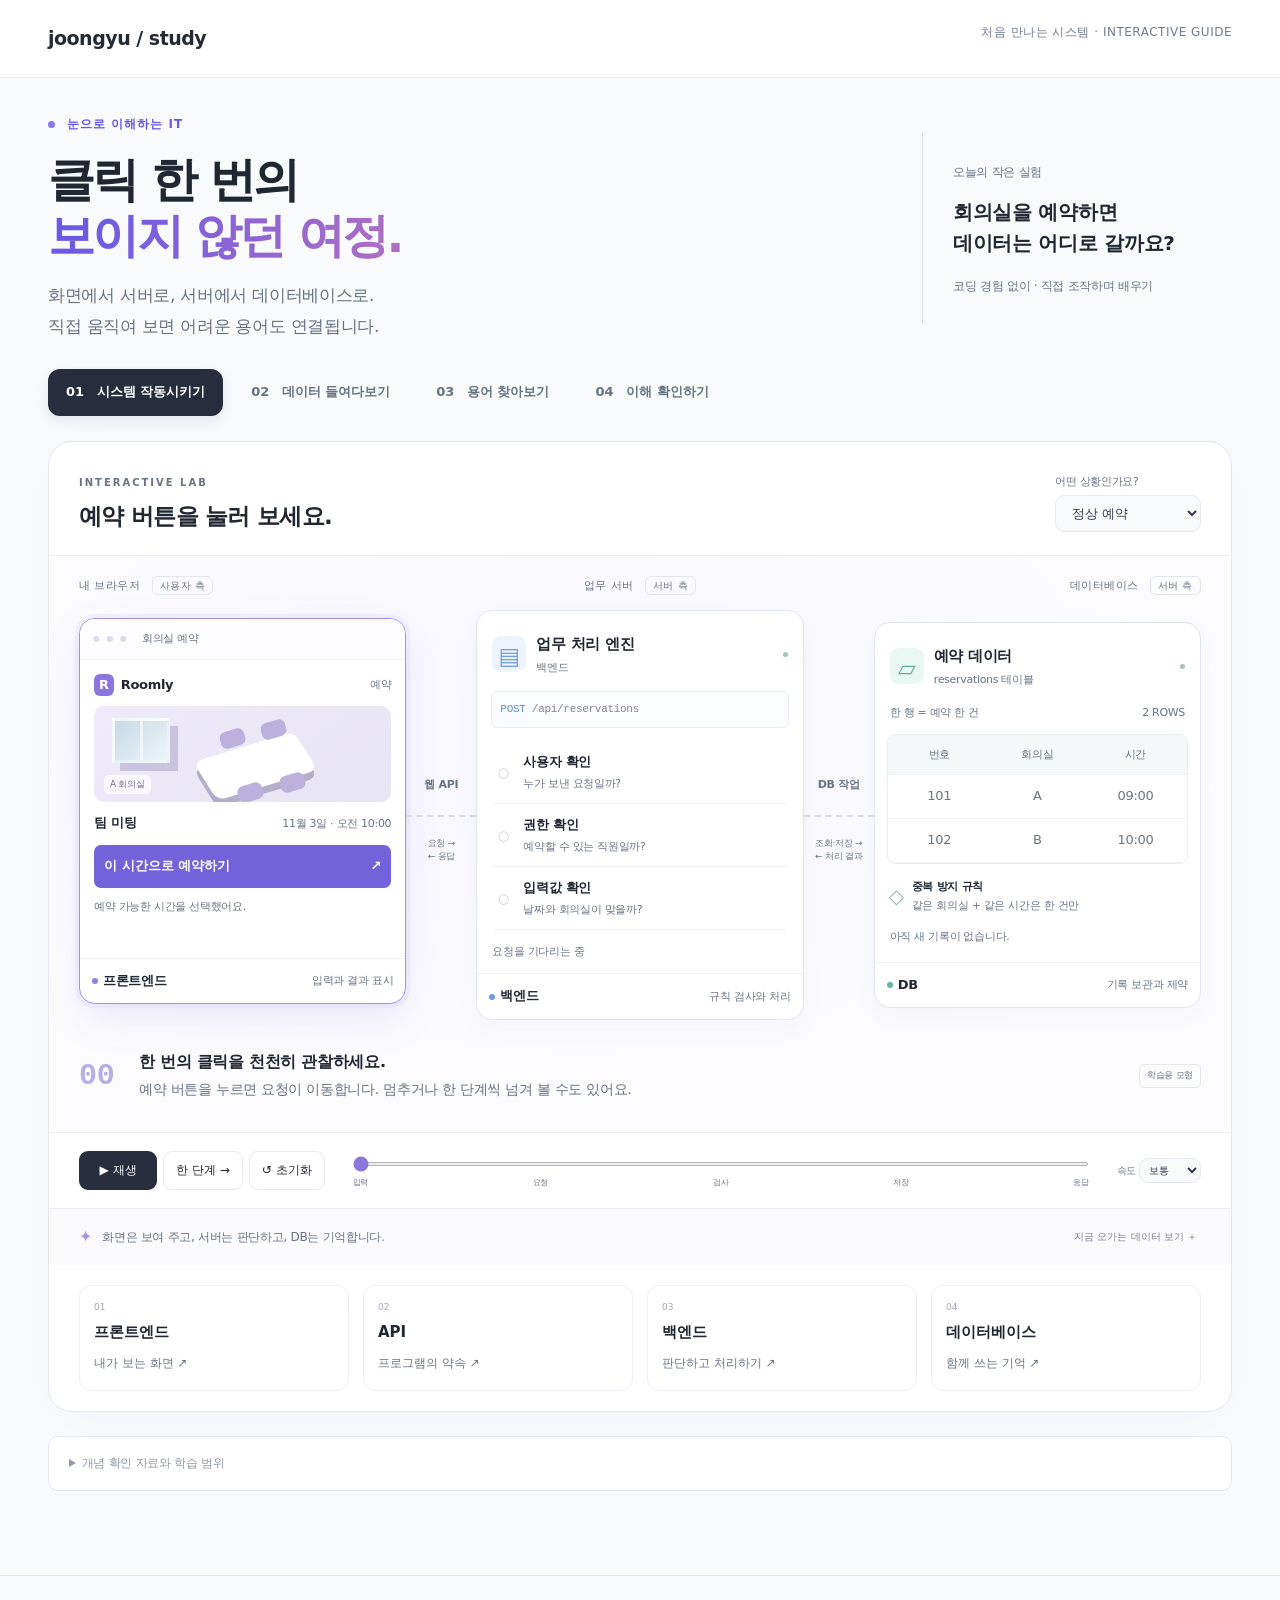
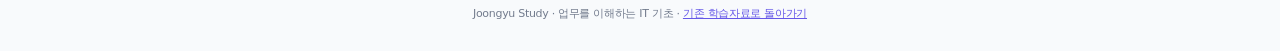
<file: study/system-basics.html>
<!doctype html>
<html lang="ko"><head><meta charset="utf-8"><meta name="viewport" content="width=device-width,initial-scale=1"><title>업무 시스템, 처음부터 이해하기 · Joongyu Study</title><meta name="description" content="비전공자를 위한 프론트엔드, 백엔드, API, DB 입문. 회의실 예약으로 배우는 시스템 흐름과 검색 가능한 용어사전."><style>
:root{color-scheme:light dark;--bg:#f4f6fa;--paper:#fff;--ink:#17293f;--muted:#52647a;--line:#d7e0ea;--blue:#1758ce;--soft:#eaf1ff;--green:#09766c}*{box-sizing:border-box}html{scroll-behavior:smooth;scroll-padding-top:90px}body{margin:0;background:var(--bg);color:var(--ink);font-family:system-ui,'Malgun Gothic',sans-serif;font-size:18px;line-height:1.75}a{color:var(--blue)}header{border-bottom:1px solid var(--line);background:var(--paper)}.top{max-width:1180px;margin:auto;padding:18px 28px;display:flex;justify-content:space-between;gap:18px;flex-wrap:wrap}.brand{text-decoration:none;font-weight:800;letter-spacing:-.5px}.top small{color:var(--muted)}main{max-width:1180px;margin:auto;padding:0 28px 60px}.hero{padding:65px 0 42px;display:grid;grid-template-columns:1.25fr 1fr;gap:38px;align-items:center}.eyebrow,.num{color:var(--blue);font-size:14px;font-weight:800;letter-spacing:1px}h1{font-size:clamp(36px,4.5vw,58px);line-height:1.2;letter-spacing:-2px;margin:16px 0 24px}h1 span{color:var(--blue)}h2{font-size:30px;line-height:1.4;letter-spacing:-1px;margin:8px 0 14px}h3{font-size:21px;line-height:1.4;margin:8px 0 12px}p{margin:10px 0 18px}.muted{color:var(--muted)}.hero-diagram{background:var(--ink);color:white;padding:28px;border-radius:20px;box-shadow:0 18px 50px #122a4917}.hero-diagram .line{display:flex;gap:12px;align-items:center;justify-content:space-between;padding:13px 0;border-bottom:1px solid #ffffff30}.hero-diagram small{color:#b8cbea}.hero-diagram b{font-size:20px}.hero-diagram .line:last-child{border:0}.arrow{color:#91b9ff;font-size:22px}nav{display:flex;gap:8px;flex-wrap:wrap;padding:16px 0 28px}nav a,.pill{padding:7px 14px;border:1px solid var(--line);border-radius:30px;text-decoration:none;background:var(--paper);font-size:15px}.chapter{padding:40px 0;border-top:1px solid var(--line)}.lead{max-width:850px;color:var(--muted)}.grid{display:grid;grid-template-columns:repeat(3,1fr);gap:16px}.card,.panel{background:var(--paper);border:1px solid var(--line);border-radius:16px;padding:24px}.card .tag{color:var(--blue);font-size:13px;font-weight:800}.note{border-left:4px solid var(--blue);padding:14px 20px;background:var(--soft);border-radius:0 10px 10px 0;margin:20px 0}.flow{display:grid;grid-template-columns:repeat(4,1fr);gap:14px;margin:22px 0}.node{border:2px solid var(--line);padding:18px;border-radius:12px;background:var(--paper);position:relative}.node:not(:last-child):after{content:'→';position:absolute;right:-17px;top:35%;font-size:22px;color:var(--blue);z-index:1}.node.active{border-color:var(--blue);background:var(--soft)}.node b{display:block}.node small{font-size:14px;color:var(--muted)}button,select,input{font:inherit}button,select{border:1px solid var(--line);background:var(--paper);color:var(--ink);border-radius:9px;padding:10px 16px}button{cursor:pointer}button:hover{border-color:var(--blue)}button.primary{background:var(--blue);color:white;border-color:var(--blue)}button:disabled{opacity:.45;cursor:default}:focus-visible{outline:3px solid #ee9a24;outline-offset:3px}.controls{display:flex;gap:10px;flex-wrap:wrap;align-items:center}.step-text{min-height:125px}.step-text h3{color:var(--blue)}.two{display:grid;grid-template-columns:1fr 1fr;gap:20px}.table-wrap{overflow:auto}table{border-collapse:collapse;width:100%;white-space:nowrap;font-size:16px;text-align:left}caption{text-align:left;font-weight:700;padding:0 0 10px}th,td{border-bottom:1px solid var(--line);padding:13px 16px}th{background:var(--soft)}.mark-row tr:nth-child(2) td,.mark-col :is(th,td):nth-child(3),.mark-cell tr:nth-child(2) td:nth-child(3){background:#ffe1a1;color:#392800;outline:1px solid #c78310}.table-hint{min-height:60px}.code{background:#142338;color:#e1edff;padding:22px;border-radius:12px;overflow:auto;font-family:Consolas,monospace;font-size:16px;white-space:pre-wrap;overflow-wrap:anywhere}.code em{color:#80d9ca;font-style:normal}.relation{display:grid;grid-template-columns:1fr auto 1fr;align-items:center;gap:16px;margin-top:20px}.relation .panel{padding:18px}.relation strong{color:var(--blue)}.terms{display:grid;grid-template-columns:1fr 1fr;gap:12px}.term{background:var(--paper);border:1px solid var(--line);border-radius:12px;padding:20px}.term p{font-size:16px;margin-bottom:0}.term small{color:var(--green);font-weight:700}.term h3{font-size:19px}.search{width:100%;border:1px solid var(--line);border-radius:10px;padding:14px;background:var(--paper);color:var(--ink);margin:10px 0}.example{font-size:15px;color:var(--muted)}details{background:var(--paper);border:1px solid var(--line);border-radius:10px;padding:16px 20px;margin:12px 0}summary{cursor:pointer;font-weight:700}details p{margin-bottom:4px}.quiz-q{margin:18px 0;padding:20px;background:var(--paper);border:1px solid var(--line);border-radius:12px}.quiz-q button{display:block;text-align:left;width:100%;margin-top:8px}.answer{color:var(--green);font-weight:650}.quiz-q .chosen{border:2px solid var(--blue)}footer{border-top:1px solid var(--line);padding:28px;font-size:14px;text-align:center;color:var(--muted)}.skip{position:absolute;top:-60px}.skip:focus{top:0;background:white;z-index:5}ul{padding-left:22px}li{margin:8px 0}[hidden]{display:none!important}.sources{font-size:15px}.checklist{list-style:none;padding:0}.checklist li{padding:10px 0;border-bottom:1px solid var(--line)}.checklist b{color:var(--blue)}
@media(prefers-color-scheme:dark){:root{--bg:#101824;--paper:#172436;--ink:#e8eff9;--muted:#b4c2d5;--line:#35465c;--blue:#8bb5ff;--soft:#203450;--green:#78d6bf}button.primary{background:#315eac;color:white}.hero-diagram{background:#1c3353}.hero-diagram .line{color:white}}@media(max-width:760px){body{font-size:17px}main{padding:0 18px 40px}.hero{grid-template-columns:1fr;padding:38px 0;gap:24px}.grid,.two,.terms{grid-template-columns:1fr}h2{font-size:26px}.flow{grid-template-columns:1fr 1fr}.node:nth-child(2):after{display:none}.relation{grid-template-columns:1fr}.relation>.arrow{transform:rotate(90deg);text-align:center}.panel,.card{padding:20px}.chapter{padding:30px 0}nav a{font-size:14px}.hero-diagram{padding:22px}}@media(prefers-reduced-motion:reduce){html{scroll-behavior:auto}}@media print{nav,.controls,.search,button{display:none}body{font-size:11pt;background:white;color:black}.chapter{break-inside:avoid}.hero{padding:20px 0}.panel,.card{box-shadow:none}details>*{display:block!important}}

/* Visual lab: deliberate light theme, scoped motion and compact reading views. */
:root{color-scheme:light;--bg:#f8fafc;--paper:#fff;--ink:#202632;--muted:#727b8d;--line:#e5e8ef;--blue:#6558e8;--soft:#f0efff;--green:#14826e}body{background:var(--bg);font-size:16px;letter-spacing:-.3px}header{background:#fff}main{max-width:1456px;padding:0 48px 72px}.top{max-width:1456px;padding:22px 48px}.brand{font-size:19px;color:#242a36}.top small{font-size:12px;letter-spacing:.5px}.intro-v2{display:flex;justify-content:space-between;align-items:center;padding:52px 0 36px;gap:24px}.intro-copy h1{font-size:clamp(40px,4vw,60px);letter-spacing:-2.6px;line-height:1.17;margin:17px 0}.intro-copy h1 span{background:linear-gradient(100deg,#6558e8,#af6fc3);background-clip:text;color:transparent}.intro-copy p{color:var(--muted);font-size:17px;line-height:1.8;margin-bottom:0}.eyebrow{font-size:12px;letter-spacing:1px}.live-dot{width:7px;height:7px;background:#8b79eb;border-radius:50%;display:inline-block;margin-right:7px}.intro-note{padding:24px 30px;border-left:1px solid #dddfe8;max-width:310px}.intro-note>span{font-size:12px;color:#868da0}.intro-note b{display:block;font-size:23px;line-height:1.55;margin:12px 0}.intro-note small{font-size:12px;color:#9299a8}.lesson-bar{display:flex;gap:10px;padding:0 0 25px}.lesson-bar button{border:0;background:transparent;color:#8a91a1;font-size:13px;font-weight:700;border-radius:12px;padding:12px 18px}.lesson-bar button span{margin-left:8px}.lesson-bar button.selected{background:#272d3c;color:#fff;box-shadow:0 5px 14px #272d3c18}.lab,.data-playground{background:white;border:1px solid #e5e8ef;border-radius:24px;box-shadow:0 12px 60px #27365706;overflow:hidden}.lab-top{padding:25px 30px 18px;display:flex;justify-content:space-between;gap:20px;align-items:center}.lab-kicker{font-size:10px;letter-spacing:2px;font-weight:800;color:#8c91a2}.lab-top h2{font-size:23px;margin:5px 0;letter-spacing:-.7px}.scenario-control label{display:block;font-size:11px;color:#8a91a1;margin-bottom:4px}select{font-size:13px;padding:9px 12px;background:#f9fafc;border-color:#e8eaf1;color:#343c4b}.machine{padding:20px 30px 0;background:radial-gradient(ellipse at 45% 30%,#f6f3ff99,transparent 70%),#fcfcfe;border-block:1px solid #eff0f6}.stage-labels{display:grid;grid-template-columns:1fr 1fr 1fr;margin-bottom:15px;color:#83899a;font-size:11px;text-transform:uppercase;letter-spacing:.5px}.stage-labels span:nth-child(2){text-align:center}.stage-labels span:nth-child(3){text-align:right}.stage-labels i{font-size:10px;font-style:normal;padding:3px 7px;border:1px solid #e3e6ee;border-radius:6px;margin-left:7px}.machine-grid{display:grid;grid-template-columns:minmax(0,1fr) 70px minmax(0,1fr) 70px minmax(0,1fr);align-items:center}.device{min-width:0;background:#fff;border:1px solid #e1e5ef;border-radius:16px;box-shadow:0 8px 24px #2c355409;position:relative;transition:box-shadow .45s,border-color .45s,transform .45s;overflow:hidden;min-height:344px;display:flex;flex-direction:column}.device.is-active{border-color:#9d90ee;box-shadow:0 0 0 4px #9585ea15,0 15px 40px #6b57c51c;transform:translateY(-4px)}.window-bar{padding:10px 13px;display:flex;align-items:center;border-bottom:1px solid #f0f1f5;gap:13px;background:#fdfdff}.dots{font-size:8px;color:#d9dce7;letter-spacing:2px}.window-bar small{font-size:10px;color:#959aac}.device-body{padding:14px}.app-brand{display:flex;align-items:center;gap:7px;font-weight:800;font-size:13px}.app-brand>span{background:#8977df;color:white;border-radius:6px;padding:0 5px}.app-brand small{margin-left:auto;color:#9195a4;font-size:10px;font-weight:500}.room-art{height:96px;background:linear-gradient(145deg,#eeeafa,#e7e4f3);border-radius:10px;margin:10px 0;position:relative;overflow:hidden;perspective:300px}.room-window{position:absolute;left:18px;top:12px;width:58px;height:45px;border:3px solid #fff9;background:linear-gradient(135deg,#c8d9e8,#edf6f7);box-shadow:8px 8px 0 #c8c4df}.room-window:after{content:'';display:block;height:100%;width:3px;background:#fff9;margin:auto}.room-table{position:absolute;width:105px;height:44px;left:calc(50% - 40px);top:38px;border-radius:9px;background:#fff;transform:rotate(-17deg) skew(15deg);box-shadow:-4px 7px 0 #b5aecb}.chair{position:absolute;width:25px;height:17px;background:#bcb0dc;border-radius:6px;transform:rotate(-17deg)}.c1{left:calc(50% - 23px);top:24px}.c2{left:calc(50% + 18px);top:15px}.c3{left:calc(50% - 5px);top:78px}.c4{left:calc(50% + 37px);top:68px}.room-art>span{position:absolute;bottom:8px;left:10px;font-size:9px;background:#ffffffb8;border-radius:5px;padding:2px 6px;color:#766893}.booking-info{display:flex;justify-content:space-between;align-items:center;margin:10px 0;font-size:11px;gap:4px}.booking-info span{font-size:10px;color:#979cac}.reserve{background:#7462da;border:0;color:#fff;font-size:11px;font-weight:700;padding:10px;border-radius:7px;width:100%;display:flex;justify-content:space-between;align-items:center}.reserve:hover{background:#6554c7}.app-status{font-size:10px;color:#9a9ead;margin-top:9px;min-height:18px}.device-footer{margin-top:auto;border-top:1px solid #eff0f6;padding:11px 12px;font-size:11px;font-weight:700;display:flex;align-items:center;gap:5px;white-space:nowrap}.device-footer small{margin-left:auto;font-size:9px;font-weight:400;color:#9298a7}.role-dot{height:6px;width:6px;border-radius:50%;display:inline-block}.purple{background:#9380e8}.blue{background:#6e9ce3}.green{background:#63b6a6}.device-heading{display:flex;align-items:center;gap:10px;padding:20px 15px 14px}.device-heading b{font-size:13px;display:block}.device-heading small{font-size:9px;color:#9b9fac;display:block}.server-icon,.db-icon{width:34px;height:36px;display:grid;place-items:center;background:#edf3ff;color:#709bdd;border-radius:9px;font-size:23px}.db-icon{background:#eaf8f3;color:#5cae97}.online-dot{width:5px;height:5px;border-radius:50%;background:#a5c6ba;margin-left:auto}.endpoint{margin:0 14px 13px;padding:8px;border:1px solid #e9eef6;border-radius:6px;font-family:Consolas,monospace;font-size:10px;color:#5e91d0;background:#fbfcff}.endpoint span{color:#7d8495;font-size:9px}.checks{padding:0 16px}.checks>div{display:flex;align-items:center;gap:10px;padding:10px 0;border-bottom:1px solid #f1f3f7;transition:opacity .3s}.checks b{display:block;font-size:11px;font-weight:600}.checks small{font-size:9px;color:#a0a5b2;display:block}.check-symbol{color:#c8cdda;width:20px;height:20px;text-align:center;font-size:13px;border-radius:50%}.passed .check-symbol{background:#e9f7f0;color:#329174}.failed .check-symbol{background:#fff0ed;color:#d2695f}.server-status,.db-status{font-size:10px;color:#9ba0af;padding:12px 15px}.db-meta{display:flex;justify-content:space-between;padding:0 15px 12px;font-size:9px;color:#8c97a2}.mini-table{margin:0 12px;border:1px solid #e9eef0;border-radius:8px;overflow:hidden}.mini-head,.mini-row{display:grid;grid-template-columns:1fr 1fr 1fr;text-align:center;padding:10px 4px;gap:3px;font-size:11px;border-bottom:1px solid #f0f3f5}.mini-head{background:#f5f8f8;font-size:9px;color:#8e9da2}.mini-row{color:#697782}.extra-row{max-height:0;padding-block:0;opacity:0;border:0;transform:translateY(-10px);transition:all .6s ease}.extra-row.shown{max-height:45px;padding-block:10px;opacity:1;background:#e8f8ef;color:#338b67;transform:translateY(0)}.extra-row.existing{background:#f5f7fa;color:#697782}.extra-row.conflict{background:#fff0e9;color:#c66c40;outline:1px solid #eebfa1}.db-rule{margin:13px 14px 0;display:flex;gap:8px;align-items:center}.db-rule>span{font-size:20px;color:#90baaa}.db-rule b{font-size:10px;display:block}.db-rule small{font-size:8px;color:#a2aaa7;display:block}.connector{position:relative;align-self:center;height:100px;color:#a0a7b8}.wire{position:absolute;left:0;right:0;top:50px;border-top:2px dashed #d9dce9}.connection-label{display:block;text-align:center;font-size:10px;font-weight:700;color:#9195a8;position:relative;top:10px}.wire-note{display:block;text-align:center;position:relative;top:52px;font-size:8px;line-height:1.5}.parcel{position:absolute;top:34px;left:0;width:42px;height:34px;background:#8574dd;color:white;border-radius:7px;z-index:2;display:none;box-shadow:0 4px 10px #8574dd44;text-align:center;font-family:Consolas,monospace;font-size:12px}.parcel small{display:block;font-size:7px;line-height:1}.parcel.moving{display:block;animation:travel 1s ease-in-out infinite}.parcel.back{animation-direction:reverse;background:#4baf94}.parcel.error{background:#d9836c}.connector-b .parcel{background:#5fae9b}@keyframes travel{from{transform:translateX(-14px);opacity:0}20%{opacity:1}80%{opacity:1}to{transform:translateX(42px);opacity:0}}.journey-caption{display:flex;align-items:center;gap:16px;padding:23px 0;min-height:112px}.journey-caption>span:first-child{font:600 30px/1 Consolas,monospace;color:#b7aee4;width:44px}.journey-caption h3{font-size:16px;margin:0 0 4px}.journey-caption p{font-size:12px;color:#8a8fa0;margin:0;max-width:790px}.simulation-label{font-size:9px;color:#a3a8b6;white-space:nowrap;margin-left:auto;border:1px solid #e6e8ef;border-radius:5px;padding:3px 7px}.transport{display:flex;align-items:center;gap:28px;padding:18px 30px}.transport-buttons{display:flex;gap:6px;white-space:nowrap}.transport button{font-size:11px;border:1px solid #e7e9f0;padding:8px 12px}.transport .play{background:#282e3e;color:#fff;border:0;min-width:78px}.timeline{flex:1;min-width:80px}.timeline input{width:100%;height:4px;accent-color:#8b78dc;display:block;margin:10px 0}.timeline>div{display:flex;justify-content:space-between;font-size:8px;color:#a0a5b4}.speed-label{font-size:10px;color:#9ba1ae;white-space:nowrap}.speed-label select{font-size:10px;padding:5px}.insight{display:flex;align-items:center;gap:10px;background:#fbfbfe;border-top:1px solid #eff0f6;padding:14px 30px}.insight>span{color:#aa97df}.insight p{font-size:11px;margin:0;color:#9398a9}.insight b{color:#70678c}.insight button{margin-left:auto;font-size:10px;border:0;background:transparent;color:#807790;padding:4px}.concept-strip{display:grid;grid-template-columns:repeat(4,1fr);padding:20px 30px;gap:14px}.concept-strip button{padding:14px;text-align:left;border-color:#eef0f5;border-radius:12px;background:white}.concept-strip button:hover{border-color:#b8ade9;background:#faf9ff}.concept-strip span{font-size:9px;color:#a9a0c1;display:block}.concept-strip b{display:block;font-size:13px;margin:3px 0}.concept-strip small{font-size:10px;color:#979cac}.concept-explainer{margin:0 30px 24px;padding:18px 22px;background:#f5f2fd;border-radius:10px;color:#6c617f;font-size:14px}.sr-only{position:absolute;width:1px;height:1px;padding:0;margin:-1px;overflow:hidden;clip:rect(0,0,0,0)}#payload-panel{display:grid;grid-template-columns:1fr 1fr;padding:20px 30px;gap:30px;background:#fafaff;border-top:1px solid #eeeef6}#payload-panel small{font-size:10px;color:#aaa3bc}#live-payload{font-size:12px;white-space:pre-wrap;color:#8472b2;line-height:1.8}#payload-explainer{font-size:13px;color:#82889c}.chapter{border:0;background:white;border-radius:20px;padding:30px;margin-top:20px}.chapter h2{font-size:25px}.chapter .lead{font-size:15px}.chapter .card{box-shadow:none}.chapter .num{font-size:10px}.chapter .grid h3{font-size:18px}.chapter p{font-size:15px}.chapter .card{border-color:#eff0f5}.terms{grid-template-columns:repeat(3,1fr)}.term{border-color:#edf0f5}.term p{font-size:13px}.term h3{font-size:15px}.term small{font-size:10px}.sources{margin-top:24px;font-size:12px;color:#9198a6}.sources summary{font-weight:500}footer{font-size:11px}.data-playground{padding-bottom:20px}.data-playground>.muted,.data-playground>.note,.data-playground>.code{margin:14px 30px}.data-controls{padding:10px 30px;display:flex;gap:30px}.data-controls label{font-size:12px;color:#888f9f}.data-pipeline{display:grid;grid-template-columns:1fr 100px 1fr;padding:25px 30px;align-items:start}.table-title{display:flex;justify-content:space-between;margin-bottom:12px;font-size:13px}.table-title span{color:#9e9ba9;font-size:11px}.visual-row{display:grid;grid-template-columns:repeat(3,minmax(0,1fr));gap:5px;padding:13px 8px;background:#f4f3fc;border:1px solid #e6e2f5;border-radius:8px;margin-bottom:7px;font-size:12px;text-align:center;transition:opacity .5s,transform .5s,background .5s}.visual-row.muted-row{opacity:.23;transform:scale(.97);background:#eee}.visual-row.two-cols{grid-template-columns:1fr 1fr}.visual-row.target-row{animation:row-in .5s ease both;background:#edf8f3;border-color:#dcefe6}.visual-head{color:#9399a7;font-size:10px;background:#fafbfc;border-color:#f0f1f5}.filter-device{text-align:center;padding-top:65px;color:#9585cb}.filter-device>span{font-size:35px;display:block}.filter-device b{font-size:12px}.filter-device small{font-size:10px;display:block}.empty-state{text-align:center;padding:45px 10px;color:#a0a5b2;font-size:13px}.code{background:#f5f4fc;color:#7b6d9c;font-size:13px;border:1px solid #eae6f5}.note{background:#f4f2fc;border-left-color:#b2a2dd;color:#807590;font-size:13px}.source-data,.target-data{min-width:0}.visual-row span{min-width:0;overflow-wrap:anywhere}.search{font-size:15px;border-color:#e8eaf0}.quiz-q h3{font-size:16px}.quiz-q button{font-size:14px}.quiz-q .answer{font-size:13px}.quiz-q{border-color:#e8ebf0}.answer{color:#358e76}@keyframes row-in{from{transform:translateX(-18px);opacity:0}to{transform:translateX(0);opacity:1}}
@media(min-width:1550px){.device{min-height:380px}.room-art{height:120px}.checks>div{padding:14px 0}.mini-row{padding-block:13px}.db-rule{margin-top:24px}.device-body{padding:18px}.device-heading{padding:24px 18px 18px}}
@media(max-width:1000px){main{padding-inline:24px}.top{padding-inline:24px}.machine{padding-inline:18px}.machine-grid{grid-template-columns:minmax(0,1fr) 40px minmax(0,1fr) 40px minmax(0,1fr)}.device-footer small{display:none}.booking-info{display:block}.booking-info span{display:block}.device-heading{padding:16px 10px;gap:6px}.device-heading b{font-size:11px}.endpoint{font-size:9px;margin-inline:8px}.endpoint span{font-size:8px}.checks{padding-inline:10px}.checks small{font-size:8px}.device-body{padding:10px}.connection-label{font-size:8px}.wire-note{font-size:7px}.parcel{width:32px}@keyframes travel{from{transform:translateX(-10px);opacity:0}20%{opacity:1}80%{opacity:1}to{transform:translateX(20px);opacity:0}}.transport{gap:15px;padding-inline:18px}.terms{grid-template-columns:1fr 1fr}.intro-note{max-width:270px}}
@media(max-width:700px){main{padding-inline:14px}.top{padding:16px 18px}.top small{display:none}.intro-v2{padding:32px 8px 24px}.intro-copy h1{font-size:40px;letter-spacing:-2px}.intro-copy p{font-size:13px}.intro-note{display:none}.lesson-bar{gap:5px;padding-bottom:16px;display:grid;grid-template-columns:1fr 1fr}.lesson-bar button{font-size:11px;padding:10px}.lab-top{padding:20px 16px;align-items:flex-start}.lab-top h2{font-size:17px}.lab-kicker{font-size:8px}.scenario-control label{font-size:9px}.scenario-control select{font-size:10px;padding:7px;max-width:135px}.machine{padding:20px 16px 0}.stage-labels{display:none}.machine-grid{grid-template-columns:1fr;max-width:370px;margin:auto}.device{min-height:0}.browser-device .room-art{height:80px}.device-body{padding:12px 16px}.booking-info{display:flex}.device-footer small{display:block}.connector{height:54px;align-self:stretch}.wire{left:50%;top:0;bottom:0;right:auto;border-top:0;border-left:2px dashed #d9dce9}.connection-label{position:absolute;left:54%;top:15px;font-size:9px}.wire-note{position:absolute;right:54%;top:13px;text-align:right;font-size:7px}.parcel{top:0;left:calc(50% - 16px);height:27px}.parcel.moving{animation-name:travel-y}@keyframes travel-y{from{transform:translateY(-6px);opacity:0}20%{opacity:1}80%{opacity:1}to{transform:translateY(32px);opacity:0}}.checks{display:grid;grid-template-columns:1fr 1fr 1fr;gap:8px}.checks>div{display:block;padding:10px 0}.checks b{font-size:10px}.checks small{font-size:8px}.device-heading{padding:12px 16px}.server-status,.db-status{padding:8px 14px}.device-footer{padding:8px 12px}.db-rule{margin:8px 14px}.journey-caption{align-items:flex-start;gap:10px;padding:20px 0}.journey-caption>span:first-child{font-size:25px;width:32px;flex-shrink:0}.journey-caption h3{font-size:14px}.journey-caption p{font-size:11px}.simulation-label{display:none}.transport{flex-wrap:wrap;padding:16px;gap:13px}.timeline{order:3;flex-basis:100%}.speed-label{margin-left:auto}.transport-buttons{gap:4px}.transport button{font-size:10px;padding:7px 9px}.insight{padding:12px 16px;flex-wrap:wrap}.insight button{margin-left:20px}.concept-strip{grid-template-columns:1fr 1fr;padding:16px;gap:8px}.concept-explainer{margin-inline:16px}.chapter{padding:22px 16px}.chapter h2{font-size:22px}.terms{grid-template-columns:1fr}.data-controls{padding:10px 16px;gap:12px;flex-direction:column}.data-pipeline{padding:15px;grid-template-columns:1fr}.filter-device{padding:6px;display:flex;align-items:center;justify-content:center;gap:15px}.filter-device small{transform:rotate(90deg)}.data-playground>.muted,.data-playground>.note,.data-playground>.code{margin-inline:16px}#payload-panel{grid-template-columns:1fr;padding:16px;gap:0}.concept-strip button{padding:12px}.data-playground .lab-top .pill{display:none}}
@media(prefers-reduced-motion:reduce){.parcel.moving{animation:none;opacity:1}.device,.extra-row,.visual-row{transition:none}.visual-row.target-row{animation:none}}
body{word-break:keep-all}.intro-note{min-width:310px}.intro-note b{font-size:21px}.intro-v2{padding-top:36px;padding-bottom:28px}.intro-copy h1{font-size:clamp(38px,3.7vw,53px)}.device-heading b{font-size:15px}.device-heading small,.device-footer small,.checks small,.db-rule small,.app-status,.server-status,.db-status{font-size:11px}.checks b,.device-footer,.mini-row,.booking-info{font-size:13px}.booking-info span,.mini-head,.db-meta,.db-rule b,.endpoint,.endpoint span{font-size:11px}.reserve{font-size:13px;min-height:40px}.connection-label{font-size:11px}.wire-note{font-size:9px}.device{min-height:386px}.journey-caption p{font-size:14px}.transport button{font-size:12px;min-height:38px}.insight p{font-size:12px}.concept-strip b{font-size:15px}.concept-strip small{font-size:12px}.visual-row{font-size:14px}.visual-head{font-size:11px}.intro-note b{word-break:keep-all}@media(max-width:1000px){.device-heading b{font-size:12px}.checks small,.device-heading small,.device-footer small,.db-rule small{font-size:10px}.endpoint span{font-size:9px}.booking-info{font-size:11px}.reserve{font-size:11px}.device{min-height:386px}}@media(max-width:700px){.device{min-height:0}.device-heading b{font-size:14px}.intro-copy h1{font-size:40px}.checks b{font-size:11px}.journey-caption p{font-size:12px}.transport button{font-size:10px}.concept-strip small{font-size:11px}.intro-note{min-width:0}.visual-row{font-size:13px}}
.device small,.device-footer small,.app-status,.server-status,.db-status,.db-meta,.stage-labels,.connection-label,.wire-note,.booking-info span,.intro-note>span,.intro-note small,.lab-kicker,.scenario-control label,.speed-label,.timeline>div,.insight p,.concept-strip small,.term .example{color:#687385}.device small,.db-meta,.app-status,.server-status,.db-status{font-size:11px}.mini-head,.visual-head{color:#667484}.journey-caption p{color:#667184}.intro-copy p{color:#667184}.intro-note b{font-size:20px}.lesson-bar button:not(.selected){color:#697385}.simulation-label{color:#697385}.parcel small{color:#fff}.transport button:focus-visible,.reserve:focus-visible{outline:3px solid #e4a546;outline-offset:3px}
</style></head><body><a class="skip" href="#journey">본문 바로가기</a><header><div class="top"><a class="brand" href="https://www.joongyu.co.kr/study/">joongyu / study</a><small>처음 만나는 시스템 · INTERACTIVE GUIDE</small></div></header><main>
<section class="intro-v2"><div class="intro-copy"><div class="eyebrow"><span class="live-dot"></span> 눈으로 이해하는 IT</div><h1>클릭 한 번의<br><span>보이지 않던 여정.</span></h1><p>화면에서 서버로, 서버에서 데이터베이스로.<br>직접 움직여 보면 어려운 용어도 연결됩니다.</p></div><div class="intro-note"><span>오늘의 작은 실험</span><b>회의실을 예약하면<br>데이터는 어디로 갈까요?</b><small>코딩 경험 없이 · 직접 조작하며 배우기</small></div></section>
<div class="lesson-bar" role="group" aria-label="학습 모드"><button class="selected" data-view="journey" aria-pressed="true">01 <span>시스템 작동시키기</span></button><button data-view="data" aria-pressed="false">02 <span>데이터 들여다보기</span></button><button data-view="words" aria-pressed="false">03 <span>용어 찾아보기</span></button><button data-view="check" aria-pressed="false">04 <span>이해 확인하기</span></button></div>
<section class="lab" id="journey"><div class="lab-top"><div><span class="lab-kicker">INTERACTIVE LAB</span><h2>예약 버튼을 눌러 보세요.</h2></div><div class="scenario-control"><label for="scenario">어떤 상황인가요?</label><select id="scenario"><option value="success">정상 예약</option><option value="denied">권한이 없는 직원</option><option value="conflict">이미 예약된 시간</option></select></div></div>
<div class="machine" id="machine" data-phase="0"><div class="stage-labels"><span>내 브라우저 <i>사용자 측</i></span><span>업무 서버 <i>서버 측</i></span><span>데이터베이스 <i>서버 측</i></span></div><div class="machine-grid">
<article class="device browser-device"><div class="window-bar"><span class="dots">● ● ●</span><small>회의실 예약</small></div><div class="device-body"><div class="app-brand"><span>R</span> Roomly <small>예약</small></div><div class="room-art"><div class="room-window"></div><div class="room-table"></div><i class="chair c1"></i><i class="chair c2"></i><i class="chair c3"></i><i class="chair c4"></i><span>A 회의실</span></div><div class="booking-info"><b>팀 미팅</b><span>11월 3일 · 오전 10:00</span></div><button id="reserve" class="reserve">이 시간으로 예약하기 <span>↗</span></button><div id="app-status" class="app-status" aria-live="polite">예약 가능한 시간을 선택했어요.</div></div><div class="device-footer"><span class="role-dot purple"></span> 프론트엔드 <small>입력과 결과 표시</small></div></article>
<div class="connector connector-a"><span class="connection-label">웹 API</span><div class="wire"></div><div class="parcel" id="parcel-a"><span>{ }</span><small>요청</small></div><small class="wire-note">요청 →<br>← 응답</small></div>
<article class="device server-device"><div class="device-heading"><span class="server-icon">▤</span><div><b>업무 처리 엔진</b><small>백엔드</small></div><span class="online-dot"></span></div><div class="endpoint">POST <span>/api/reservations</span></div><div class="checks"><div id="check-auth"><span class="check-symbol">○</span><div><b>사용자 확인</b><small>누가 보낸 요청일까?</small></div></div><div id="check-permission"><span class="check-symbol">○</span><div><b>권한 확인</b><small>예약할 수 있는 직원일까?</small></div></div><div id="check-data"><span class="check-symbol">○</span><div><b>입력값 확인</b><small>날짜와 회의실이 맞을까?</small></div></div></div><div id="server-status" class="server-status">요청을 기다리는 중</div><div class="device-footer"><span class="role-dot blue"></span> 백엔드 <small>규칙 검사와 처리</small></div></article>
<div class="connector connector-b"><span class="connection-label">DB 작업</span><div class="wire"></div><div class="parcel" id="parcel-b"><span>SQL</span><small>저장</small></div><small class="wire-note">조회·저장 →<br>← 처리 결과</small></div>
<article class="device db-device"><div class="device-heading"><span class="db-icon">▱</span><div><b>예약 데이터</b><small>reservations 테이블</small></div><span class="online-dot"></span></div><div class="db-meta"><span>한 행 = 예약 한 건</span><span id="db-count">2 ROWS</span></div><div class="mini-table"><div class="mini-head"><span>번호</span><span>회의실</span><span>시간</span></div><div class="mini-row"><span>101</span><span>A</span><span>09:00</span></div><div class="mini-row"><span>102</span><span>B</span><span>10:00</span></div><div class="mini-row extra-row" id="new-row"><span>103</span><span>A</span><span>10:00</span></div></div><div class="db-rule"><span>◇</span><div><b>중복 방지 규칙</b><small>같은 회의실 + 같은 시간은 한 건만</small></div></div><div id="db-status" class="db-status">아직 새 기록이 없습니다.</div><div class="device-footer"><span class="role-dot green"></span> DB <small>기록 보관과 제약</small></div></article>
</div><div class="journey-caption" aria-live="polite"><span id="phase-number">00</span><div><h3 id="phase-title">한 번의 클릭을 천천히 관찰하세요.</h3><p id="phase-description">예약 버튼을 누르면 요청이 이동합니다. 멈추거나 한 단계씩 넘겨 볼 수도 있어요.</p></div><span class="simulation-label">학습용 모형</span></div></div>
<div class="transport"><div class="transport-buttons"><button id="play" class="play">▶ 재생</button><button id="single-step" title="다음 단계">한 단계 →</button><button id="reset-lab" title="처음으로">↺ 초기화</button></div><div class="timeline"><label class="sr-only" for="scrubber">진행 단계</label><input id="scrubber" type="range" min="0" max="7" step="1" value="0"><div><span>입력</span><span>요청</span><span>검사</span><span>저장</span><span>응답</span></div></div><label class="speed-label">속도 <select id="speed"><option value="2600">천천히</option><option value="1500" selected>보통</option><option value="800">빠르게</option></select></label></div>
<div class="insight"><span>✦</span><p id="insight-copy"><b>기억할 것은 하나.</b> 화면은 보여 주고, 서버는 판단하고, DB는 기억합니다.</p><button id="show-details" aria-expanded="false">지금 오가는 데이터 보기 ＋</button></div><div id="payload-panel" hidden><div><small>전달되는 내용</small><pre id="live-payload"></pre></div><div><small>쉽게 읽으면</small><p id="payload-explainer"></p></div></div>
<div class="concept-strip"><button data-explain="frontend"><span>01</span><b>프론트엔드</b><small>내가 보는 화면 ↗</small></button><button data-explain="api"><span>02</span><b>API</b><small>프로그램의 약속 ↗</small></button><button data-explain="backend"><span>03</span><b>백엔드</b><small>판단하고 처리하기 ↗</small></button><button data-explain="db"><span>04</span><b>데이터베이스</b><small>함께 쓰는 기억 ↗</small></button></div><div id="concept-explainer" class="concept-explainer" hidden aria-live="polite"></div></section>
<section id="data-playground" class="data-playground" hidden><div class="lab-top"><div><span class="lab-kicker">DATA PLAYGROUND</span><h2>조건을 바꾸면, 데이터가 움직입니다.</h2></div><span class="pill">읽기 전용 모형</span></div><p class="muted">‘A 회의실’로 바꿔 보세요. 조건에 맞는 행만 남고, 선택한 컬럼만 결과로 나옵니다.</p><div class="data-controls"><label>어떤 행을? <select id="visual-filter"><option value="all">모든 예약</option><option value="A">A 회의실만</option><option value="B">B 회의실만</option><option value="C">C 회의실만</option></select></label><label>어떤 컬럼을? <select id="visual-columns"><option value="all">번호 · 회의실 · 직원</option><option value="room">회의실 · 직원</option></select></label></div><div class="data-pipeline"><div class="source-data"><div class="table-title"><b>원본 테이블</b><span>4건</span></div><div class="visual-table" id="visual-source"></div></div><div class="filter-device"><span>⌁</span><b>쿼리</b><small>조건으로 고르기<br>→</small></div><div class="target-data"><div class="table-title"><b>조회 결과</b><span id="visual-count">4건</span></div><div class="visual-table" id="visual-result"></div></div></div><pre class="code" id="visual-sql"></pre><p class="example" style="margin:0 30px">가상 예약 4건을 브라우저에서 처리하는 모형입니다. SQL의 reservation_view는 직원 이름까지 연결해 둔 조회용 표(뷰)를 가정합니다.</p><p class="note"><b>조회는 원본을 지우지 않습니다.</b> 결과에서 보이지 않는 행도 왼쪽 원본에는 그대로 남아 있습니다.</p></section>
<section id="roles" class="chapter"><span class="num">02 / 역할 구분</span><h2>보여 주기, 판단하기, 기억하기</h2><div class="grid"><article class="card"><span class="tag">프론트엔드 · FRONTEND</span><h3>사용자가 만지는 화면</h3><p>버튼, 입력창, 목록을 보여 주고 사용자 행동을 처리합니다. 웹에서는 주로 HTML·CSS·JavaScript로 만듭니다.</p><p class="example">예약 날짜를 고르고, 처리 결과에 따라 ‘예약 완료’를 표시합니다.</p></article><article class="card"><span class="tag">백엔드 · BACKEND</span><h3>서버 쪽의 처리 로직</h3><p>로그인 여부, 예약 권한, 입력값, 업무 규칙을 확인합니다. 필요한 데이터를 읽거나 저장하고 결과를 돌려줍니다.</p><p class="example">“이 직원이 이 회의실을 예약할 수 있는가?”를 검사합니다.</p></article><article class="card"><span class="tag">데이터베이스 · DATABASE</span><h3>함께 쓰는 정보의 저장소</h3><p>예약, 직원, 회의실 같은 데이터를 구조에 맞춰 보관합니다. DBMS라는 관리 프로그램이 조회·수정 등을 처리합니다.</p><p class="example">브라우저를 닫아도 다음 날 예약 기록을 다시 찾을 수 있습니다.</p></article></div><p class="note"><b>프론트엔드에서 버튼을 숨기는 것만으로는 권한을 막을 수 없습니다.</b> 서버 쪽에서도 권한을 검사해야 합니다. 모든 서비스가 이 그림과 똑같은 구조를 쓰는 것은 아닙니다.</p><details><summary>서버는 큰 컴퓨터이고, 클라우드는 인터넷인가요?</summary><p>서버는 요청에 응답하는 프로그램 또는 그 프로그램이 실행되는 컴퓨터를 뜻합니다. 클라이언트는 요청하는 쪽입니다. 클라우드는 다른 사업자의 컴퓨팅 자원을 네트워크로 이용하는 방식입니다. 인터넷 자체와 같은 말은 아닙니다.</p></details></section>
<section id="database" class="chapter"><span class="num">03 / DB 이해</span><h2>엑셀처럼 생겼지만, 여러 사람이 함께 쓰는 규칙이 있습니다.</h2><p class="lead">엑셀도 자료 정리에 유용합니다. 여러 사용자가 동시에 예약하고 권한별로 조회해야 한다면, DBMS가 일관성과 동시 처리를 관리하도록 설계하는 편이 적합합니다.</p><div class="two"><div class="panel"><h3>파일을 각자 가지고 있다면</h3><p>직원 A와 B가 같은 시간표를 내려받아 각각 예약합니다. 어느 파일이 최신인지, 누가 먼저 예약했는지 맞추기 어렵습니다.</p></div><div class="panel"><h3>공통 DB를 사용한다면</h3><p>같은 저장소의 기록을 확인합니다. 백엔드와 DB의 제약을 함께 설계하면 같은 시간의 중복 예약을 막을 수 있습니다.</p></div></div><p class="note">DB를 설치했다고 중복 예약이 저절로 사라지지는 않습니다. <b>검사·저장 과정과 제약 조건을 올바르게 설계</b>해야 합니다. 이 예시는 한 시간 단위 예약을 가정합니다.</p>
<div class="panel"><h3>표 한 개로 배우는 테이블 · 행 · 컬럼 · 값</h3><div class="controls"><button data-highlight="row">행 보기</button><button data-highlight="col">컬럼 보기</button><button data-highlight="cell">값 보기</button><button data-highlight="none">강조 지우기</button></div><p id="table-hint" class="table-hint" aria-live="polite">테이블은 같은 종류의 기록을 모은 표입니다. 아래 reservations는 예약 테이블입니다.</p><div class="table-wrap"><table id="data-table"><caption>reservations · 예약 테이블 (가상 데이터)</caption><thead><tr><th>id<br>예약 번호</th><th>room_id<br>회의실 번호</th><th>employee_id<br>직원 번호</th><th>start_time<br>시작 시각</th></tr></thead><tbody><tr><td>101</td><td>A</td><td>E01</td><td>11월 3일 9시</td></tr><tr><td>102</td><td>B</td><td>E02</td><td>11월 3일 10시</td></tr><tr><td>103</td><td>A</td><td>E03</td><td>11월 3일 14시</td></tr></tbody></table></div></div>
<div class="relation"><div class="panel"><h3>직원 테이블 · employees</h3><p><strong>E01</strong> → 김하늘<br><strong>E02</strong> → 이바다</p><small>employee_id는 직원을 구분하는 기본 키</small></div><div class="arrow" aria-label="직원 번호로 연결">↔</div><div class="panel"><h3>예약 테이블 · reservations</h3><p>예약 101 → <strong>E01</strong><br>예약 102 → <strong>E02</strong></p><small>employee_id는 직원 테이블을 참조하는 외래 키</small></div></div><p><b>기본 키(PK)</b>는 각 행을 고유하게 구분합니다. <b>외래 키(FK)</b>는 다른 테이블의 키를 참조해 연결합니다. 직원 이름을 매번 복사하는 대신 직원 번호로 연결하면 이름 변경을 한 곳에서 관리할 수 있습니다.</p><details><summary>DB와 DBMS는 같은 뜻인가요?</summary><p>DB는 데이터의 모음이고, DBMS는 그것을 관리하는 소프트웨어입니다. PostgreSQL, MySQL, Oracle Database 등이 DBMS입니다. 현업에서 “DB”라고 줄여 말할 때 두 의미가 섞이기도 합니다. 여기서는 표 구조를 쓰는 관계형 DB를 중심으로 설명합니다. 모든 DB가 표 형태인 것은 아닙니다.</p></details></section>
<section id="api" class="chapter"><span class="num">04 / API 이해</span><h2>API는 프로그램끼리 사용하는 ‘약속된 접점’입니다.</h2><p class="lead">사람은 화면의 버튼을 누릅니다. 프로그램은 API에 정해진 요청을 보냅니다. 어디로, 어떤 형식으로 요청하면 무엇을 돌려주는지 약속합니다. 아래는 웹 API의 예시입니다.</p><div class="two"><div><h3>요청 · “이 예약을 만들어 주세요.”</h3><div class="code"><em>POST /api/reservations</em>
Content-Type: application/json

{
  "room_id": "A",
  "start_time": "2026-11-03T10:00:00+09:00"
}</div><p class="example">POST는 생성 등의 처리를 요청하는 HTTP 메서드입니다. 주소와 메서드를 함께 보면 어떤 작업인지 알 수 있습니다. 사용자 식별은 보통 로그인 정보로 확인합니다.</p></div><div><h3>응답 · “예약 104번을 만들었습니다.”</h3><div class="code"><em>201 Created</em>
Content-Type: application/json

{
  "id": 104,
  "status": "confirmed"
}</div><p class="example">201은 생성 성공을 나타내는 상태 코드입니다. JSON은 이름과 값으로 데이터를 표현하는 형식입니다. 화면은 이 결과를 받아 사람에게 보여 줍니다.</p></div></div><p class="note"><b>API ≠ DB, API ≠ 데이터 파일.</b> API는 접근 방법이고, DB는 저장소입니다. API는 DB 없이 계산만 하거나 다른 서비스에 요청할 수도 있습니다. 모든 API가 웹이나 JSON을 쓰는 것도 아닙니다.</p><div class="grid"><div class="card"><h3>GET · 조회 요청</h3><p>예약 목록을 가져옵니다.<br><code>GET /api/reservations</code></p></div><div class="card"><h3>인증 · 누구인가?</h3><p>로그인한 사용자가 누구인지 확인합니다. 세션이나 토큰 등을 사용할 수 있습니다.</p></div><div class="card"><h3>인가 · 해도 되는가?</h3><p>그 사용자에게 권한이 있는지 확인합니다. 로그인했다고 모든 예약을 취소할 수 있는 것은 아닙니다.</p></div></div></section>
<section id="sql" class="chapter"><span class="num">05 / SQL 체험</span><h2>쿼리는 데이터에 보내는 질문이나 작업 요청입니다.</h2><p class="lead">SQL은 관계형 DB에서 데이터를 다루는 언어입니다. 여기서는 조회 명령인 SELECT를 체험합니다. 조건을 바꿔 어떤 행이 남는지 보세요.</p><div class="panel"><label for="room">조회할 회의실 </label><select id="room"><option value="all">전체 회의실</option><option value="A">회의실 A</option><option value="B">회의실 B</option><option value="C">회의실 C (예약 없음)</option></select><pre id="query" class="code"></pre><div class="table-wrap"><table><caption id="result-count" aria-live="polite"></caption><thead><tr><th>예약 번호</th><th>회의실</th><th>직원 번호</th></tr></thead><tbody id="result"></tbody></table></div><p class="example">브라우저 안의 가상 데이터를 필터링하는 학습용 모형입니다. 실제 DB에 SQL을 전송하지 않습니다.</p></div><div class="grid" style="margin-top:18px"><div class="card"><h3>SELECT · 무엇을</h3><p>결과로 받을 컬럼을 고릅니다. 여기서는 예약 번호, 회의실, 직원 번호입니다.</p></div><div class="card"><h3>FROM · 어디에서</h3><p>조회할 테이블을 정합니다. 여기서는 reservations입니다.</p></div><div class="card"><h3>WHERE · 어떤 조건</h3><p>조건에 맞는 행만 남깁니다. ORDER BY는 표시 순서를 지정합니다.</p></div></div><details><summary>조회 말고 추가·수정·삭제도 쿼리인가요?</summary><p>현업에서는 SQL 작업 전반을 쿼리라고 부르기도 합니다. INSERT는 추가, UPDATE는 수정, DELETE는 삭제입니다. 이를 조회(Read)와 함께 CRUD라고 부릅니다. UPDATE·DELETE에서 WHERE가 빠지면 전체 행이 대상이 될 수 있습니다.</p></details><details><summary>JOIN은 무엇인가요?</summary><p>여러 테이블의 데이터를 조건으로 연결해 조회하는 작업입니다. 예약 테이블의 직원 번호와 직원 테이블의 직원 번호를 연결하면, 예약 목록에 직원 이름도 함께 보여 줄 수 있습니다. 원본 테이블을 하나로 합쳐 저장한다는 뜻은 아닙니다.</p></details></section>
<section id="dictionary" class="chapter"><span class="num">06 / 찾아보는 용어사전</span><h2>회의에서 들은 용어, 여기서 찾아보세요.</h2><label for="term-search">한글 또는 영어로 검색</label><input id="term-search" class="search" type="search" placeholder="컬럼, 쿼리, 테이블, API, 배포…"><p id="term-count" class="muted" aria-live="polite"></p><div id="terms" class="terms"></div><noscript>용어사전 검색과 체험은 JavaScript를 켜야 사용할 수 있습니다. 위 본문에서 주요 개념을 읽을 수 있습니다.</noscript></section>
<section id="practice" class="chapter"><span class="num">07 / 업무에서 활용</span><h2>“안 돼요”를 구체적인 상황으로 바꿔 말하기</h2><p class="lead">직접 원인을 확정할 필요는 없습니다. 관찰한 증상과 발생 조건을 전달하면 담당자가 확인할 범위를 좁힐 수 있습니다.</p><div class="table-wrap panel"><table><thead><tr><th>관찰한 현상</th><th>확인할 단서</th></tr></thead><tbody><tr><td>버튼이 가려져 클릭이 안 됨</td><td>화면 크기·확대 비율·브라우저·프론트엔드 표시</td></tr><tr><td>예약 요청에 403 표시</td><td>계정의 권한·서버의 접근 정책</td></tr><tr><td>409와 함께 “이미 예약됨” 표시</td><td>이 예시에서는 예약 충돌 · 실제 API 규약 확인</td></tr><tr><td>요청 후 500 오류 표시</td><td>서버 쪽 처리 실패 · 해당 시각의 로그 확인</td></tr><tr><td>오래 기다려도 응답이 없음</td><td>네트워크·서버·DB 지연 등 여러 가능성 확인</td></tr></tbody></table></div><p class="note">오류 번호만으로 정확한 원인을 단정할 수는 없습니다. <b>발생 시각, 화면 주소, 수행한 작업, 오류 문구, 반복 여부</b>를 함께 전달하세요.</p><div class="panel"><h3>이렇게 전달하면 좋습니다</h3><p>“오늘 10시 15분, 회의실 예약 화면에서 A회의실 14시를 선택하고 예약을 눌렀습니다. ‘403 권한 없음’이 나왔고 다시 해도 같습니다. 조회는 되지만 예약만 되지 않습니다.”</p><p class="example">캡처에는 비밀번호, 인증 토큰, 불필요한 개인정보가 드러나지 않도록 확인합니다.</p></div><details><summary>개발 → 테스트 → 배포 → 운영은 어떻게 다른가요?</summary><p>개발은 기능을 만드는 과정입니다. 테스트는 기대한 동작과 예외 상황을 확인하는 과정입니다. 배포는 만든 버전을 사용 환경에 반영하는 작업입니다. 운영은 실제 이용 중의 오류·성능·데이터를 관리하는 일입니다. 개발용 데이터와 실제 업무 데이터는 구분해 다룹니다.</p></details></section>
<section id="quiz" class="chapter"><span class="num">08 / 이해 확인</span><h2>내 말로 설명할 수 있으면 충분합니다.</h2><p class="lead">답을 고르면 이유를 확인할 수 있습니다. 점수나 선택 내용은 서버에 저장하지 않습니다.</p><div id="questions"></div><div class="panel"><h3>동료에게 이 네 문장을 설명해 보세요.</h3><ul class="checklist"><li><b>프론트엔드</b>는 사용자의 행동을 받고 결과를 보여 줍니다.</li><li><b>API</b>는 프로그램이 기능과 데이터를 요청하는 약속된 접점입니다.</li><li><b>백엔드</b>는 권한과 업무 규칙을 확인하고 처리를 수행합니다.</li><li><b>DB</b>는 업무 데이터를 보관하고 조회·변경할 수 있게 합니다.</li></ul></div></section>
<details class="sources"><summary>개념 확인 자료와 학습 범위</summary><p>관계형 DB와 일반적인 웹 업무 시스템을 중심으로 구성한 입문 자료입니다. 이름·예약 정보·API 주소는 설명용 가상 예시입니다.</p><ul><li><a href="https://developer.mozilla.org/en-US/docs/Learn_web_development/Extensions/Server-side/First_steps/Client-Server_overview">MDN · 클라이언트와 서버의 요청·응답</a></li><li><a href="https://developer.mozilla.org/en-US/docs/Glossary/API">MDN · API의 정의</a></li><li><a href="https://www.postgresql.org/docs/current/tutorial-concepts.html">PostgreSQL · 관계형 DB, 테이블, 행, 컬럼</a></li></ul><p>2026-11-03 작성 · 조직의 실제 시스템 구조와 내부 규정은 담당자에게 확인하세요.</p></details></main><footer>Joongyu Study · 업무를 이해하는 IT 기초 · <a href="https://www.joongyu.co.kr/study/">기존 학습자료로 돌아가기</a></footer>
<script>
const $=s=>document.querySelector(s);
const hints={row:'행(Row / 레코드)은 예약 한 건입니다. 강조한 행은 102번 예약 전체입니다.',col:'컬럼(Column / 열)은 정보의 한 항목입니다. employee_id 컬럼에는 각 예약의 직원 번호가 들어갑니다.',cell:'값(Value)은 특정 행과 컬럼이 만나는 곳의 실제 데이터입니다. 이 값 E02는 102번 예약의 직원 번호입니다.',none:'테이블(Table)은 같은 종류의 기록을 모은 표입니다. 이 테이블은 예약 3건을 담고 있습니다.'};document.querySelectorAll('[data-highlight]').forEach(b=>b.onclick=()=>{$('#data-table').className='mark-'+b.dataset.highlight;$('#table-hint').textContent=hints[b.dataset.highlight];document.querySelectorAll('[data-highlight]').forEach(x=>x.setAttribute('aria-pressed',String(x===b)));});
const rows=[{id:101,room:'A',employee:'E01'},{id:102,room:'B',employee:'E02'},{id:103,room:'A',employee:'E03'}];function queryRows(room){return rows.filter(r=>room==='all'||r.room===room);}function renderQuery(){const room=$('#room').value;const result=queryRows(room);$('#query').textContent='SELECT id, room_id, employee_id\nFROM reservations'+(room==='all'?'':`\nWHERE room_id = '${room}'`)+'\nORDER BY id;';$('#result').replaceChildren();result.forEach(r=>{let tr=document.createElement('tr');[r.id,r.room,r.employee].forEach(v=>{let td=document.createElement('td');td.textContent=v;tr.append(td);});$('#result').append(tr);});$('#result-count').textContent=`조회 결과 · ${result.length}건`;}$('#room').onchange=renderQuery;renderQuery();
const glossary=[
['시스템','System','전체','여러 구성 요소가 함께 목적을 수행하는 구조입니다.','예약 화면·처리 프로그램·DB가 함께 회의실 예약 시스템을 이룹니다.'],
['클라이언트','Client','전체','서버에 요청하는 프로그램이나 기기입니다.','브라우저가 예약 목록을 서버에 요청합니다.'],
['서버','Server','전체','요청을 받아 서비스를 제공하는 프로그램 또는 컴퓨터입니다.','서버가 예약 가능 여부를 확인합니다.'],
['프론트엔드','Frontend','화면','사용자가 직접 보는 화면과 상호작용을 담당하는 부분입니다.','입력창, 예약 버튼, 완료 메시지를 처리합니다.'],
['백엔드','Backend','처리','서버 쪽에서 업무 규칙과 데이터 처리를 담당하는 부분입니다.','로그인·권한·중복 여부를 검사합니다.'],
['API','Application Programming Interface','연결','프로그램이 다른 기능을 사용하는 방법과 규칙을 정한 접점입니다.','예약 생성 API에 회의실과 시각을 전달합니다.'],
['엔드포인트','Endpoint','연결','API가 제공하는 특정 접근 지점입니다. 웹 API에서는 주소와 메서드로 작업을 구분합니다.','GET /api/reservations는 예약 목록 조회 예시입니다.'],
['요청·응답','Request / Response','연결','요청은 처리를 부탁하는 메시지, 응답은 그 결과를 돌려주는 메시지입니다.','예약해 주세요 → 예약 번호 104입니다.'],
['HTTP·HTTPS','HTTP / HTTPS','연결','HTTP는 웹에서 요청·응답을 주고받는 규약입니다. HTTPS는 TLS로 통신을 보호합니다.','HTTPS여도 이용자의 권한 검사는 별도로 필요합니다.'],
['JSON','JavaScript Object Notation','연결','이름과 값 등을 이용해 데이터를 표현하는 텍스트 형식입니다.','{"room_id":"A"}는 회의실 번호를 표현합니다.'],
['데이터베이스','Database / DB','DB','관련 데이터를 체계적으로 보관하는 모음입니다.','직원, 회의실, 예약 정보를 보관합니다.'],
['DBMS','Database Management System','DB','데이터베이스를 생성하고 조회·수정 등을 관리하는 소프트웨어입니다.','PostgreSQL이나 MySQL 같은 제품이 해당합니다.'],
['테이블','Table','DB','관계형 DB에서 같은 종류의 기록을 행과 컬럼으로 구성한 표입니다.','reservations 테이블은 예약 기록을 모읍니다.'],
['컬럼·열','Column','DB','테이블의 정보 항목입니다. 이름과 자료형을 정합니다.','employee_id는 직원 번호를 담는 컬럼입니다.'],
['행·레코드','Row / Record','DB','테이블에 담긴 개별 기록 한 건입니다.','102번 예약 한 건이 한 행입니다.'],
['필드','Field','DB','문맥에 따라 컬럼이나 개별 데이터 항목을 가리키는 말입니다.','“이름 필드를 추가”는 보통 이름 항목을 추가하라는 뜻입니다.'],
['자료형','Data type','DB','값의 종류를 정합니다. 숫자·문자·날짜 등을 구분합니다.','전화번호는 계산할 수가 아니라 문자로 저장하는 경우가 일반적입니다.'],
['스키마','Schema','DB','문맥에 따라 데이터 구조의 정의 또는 테이블을 묶는 이름 공간을 뜻합니다.','“스키마 변경”은 컬럼 추가 등 구조 변경을 뜻할 수 있습니다.'],
['기본 키','Primary Key / PK','DB','테이블의 각 행을 고유하게 식별하는 키입니다. 중복과 NULL을 허용하지 않습니다.','예약 번호 101로 해당 예약 한 건을 구분합니다.'],
['외래 키','Foreign Key / FK','DB','다른 테이블 등의 키를 참조하는 컬럼 묶음과 그 제약입니다.','예약의 직원 번호가 직원 테이블의 존재하는 번호를 참조하게 합니다.'],
['쿼리','Query','DB','데이터 조회나 처리를 요청하는 표현입니다. 현업에서는 SQL 명령을 넓게 부르기도 합니다.','A회의실 예약만 찾아 달라는 조회입니다.'],
['SQL','Structured Query Language','DB','관계형 데이터베이스의 구조와 데이터를 다루는 언어입니다.','SELECT는 조회, INSERT는 추가에 사용합니다.'],
['CRUD','Create / Read / Update / Delete','DB','생성·조회·수정·삭제라는 네 가지 기본 데이터 작업입니다.','예약 등록, 목록 보기, 시간 변경, 삭제입니다.'],
['조인','JOIN','DB','연결 조건을 사용해 여러 테이블의 데이터를 함께 조회하는 작업입니다.','예약의 직원 번호에 해당하는 직원 이름을 함께 가져옵니다.'],
['인덱스','Index','DB','조회에 도움을 주는 별도 자료구조입니다. 책의 색인과 비슷합니다.','조회가 빨라질 수 있지만 저장 공간과 쓰기 작업 비용이 늘어납니다.'],
['트랜잭션','Transaction','DB','여러 작업을 하나의 처리 단위로 묶습니다. 전부 반영하거나 취소하도록 할 수 있습니다.','예약 기록과 필요한 부속 기록을 한 단위로 처리합니다.'],
['제약 조건','Constraint','DB','DB가 데이터에 강제하는 규칙입니다.','같은 회의실·고정 시간대 조합을 두 번 저장하지 못하도록 설정합니다.'],
['NULL','NULL','DB','값이 없거나 알려지지 않았음을 나타내는 표지입니다. 숫자 0이나 빈 문자열과 다릅니다.','취소되지 않은 예약의 취소 시각이 NULL일 수 있습니다.'],
['인증·인가','Authentication / Authorization','보안','인증은 누구인지, 인가는 무엇을 할 수 있는지 확인합니다.','직원 로그인과 관리자 전용 기능 접근은 서로 다른 검사입니다.'],
['세션·토큰','Session / Token','보안','로그인 상태나 접근 권한을 확인하는 데 사용하는 방식과 정보입니다.','구현에 따라 서버의 세션이나 토큰을 이용합니다. 인증 정보는 공유하지 않습니다.'],
['캐시','Cache','운영','자주 쓰는 결과를 다시 빠르게 사용하려고 임시 보관합니다.','속도는 좋아지지만 갱신 정책에 따라 이전 값이 보일 수 있습니다.'],
['로그','Log','운영','시스템이 남기는 처리·오류 등의 기록입니다.','장애가 발생한 시각의 오류 로그를 확인합니다.'],
['배포','Deployment','운영','만든 버전을 사용 환경에 반영하는 작업입니다.','개발 PC에서만 되던 기능을 직원들이 쓰는 서버에 반영합니다.'],
['백업','Backup','운영','장애나 실수에 대비해 데이터를 복구 가능한 형태로 따로 보관합니다.','복사본만 만드는 데서 끝내지 않고 복원 가능 여부도 확인합니다.'],
['클라우드','Cloud','운영','컴퓨팅·저장소 등의 자원을 네트워크로 제공받아 쓰는 방식입니다.','빌린 서버에서도 접근 권한과 데이터 관리는 필요합니다.']
];function renderTerms(){const q=$('#term-search').value.trim().toLowerCase();const found=glossary.filter(t=>t.join(' ').toLowerCase().includes(q));$('#terms').replaceChildren();found.forEach(([name,en,group,desc,ex])=>{let a=document.createElement('article');a.className='term';for(const [tag,text] of [['small',group],['h3',name+' · '+en],['p',desc],['p','예: '+ex]]){let n=document.createElement(tag);n.textContent=text;if(text.startsWith('예:'))n.className='example';a.append(n);}$('#terms').append(a);});$('#term-count').textContent=found.length?`${found.length}개 용어`:'검색 결과가 없습니다. 한글 또는 영어 단어를 짧게 입력해 보세요.';}$('#term-search').oninput=renderTerms;renderTerms();
const quiz=[['예약 테이블에서 예약 한 건을 뜻하는 것은?',['행','컬럼','API'],0,'행은 한 건의 기록이고, 컬럼은 직원 번호처럼 정보의 항목입니다.'],['API를 가장 잘 설명한 것은?',['모든 데이터를 저장하는 파일','프로그램이 기능을 요청하는 약속된 접점','화면의 디자인'],1,'API는 사용하는 방법과 규칙입니다. DB 저장이나 화면 디자인과는 다른 개념입니다.'],['화면에서 관리자 버튼을 숨겼습니다. 권한 처리가 끝났나요?',['네, 보이지 않으면 쓸 수 없습니다.','아니요, 서버 쪽에서도 권한을 검사해야 합니다.'],1,'화면을 거치지 않는 요청도 가능하므로 서버에서 권한을 검사해야 합니다.'],['두 사람이 동시에 같은 회의실을 예약하려고 합니다. 무엇이 필요할까요?',['예약 버튼을 크게 만든다.','DB만 설치하면 자동으로 해결된다.','백엔드 처리와 DB 제약·트랜잭션을 함께 설계한다.'],2,'동시 요청 사이에서도 중복이 생기지 않도록 저장 규칙과 처리 방식을 설계해야 합니다.'],['예약 데이터에 직원 이름을 연결해서 조회하는 것은?',['JOIN','배포','캐시 삭제'],0,'JOIN은 두 테이블을 연결 조건에 따라 함께 조회합니다.']];quiz.forEach(([q,choices,correct,why],i)=>{let box=document.createElement('div');box.className='quiz-q';let h=document.createElement('h3');h.textContent=`${i+1}. ${q}`;box.append(h);let feedback=document.createElement('p');feedback.className='answer';feedback.setAttribute('aria-live','polite');choices.forEach((choice,j)=>{let b=document.createElement('button');b.textContent=choice;b.onclick=()=>{box.querySelectorAll('button').forEach(x=>{x.classList.toggle('chosen',x===b);x.setAttribute('aria-pressed',String(x===b));});feedback.textContent=(j===correct?'맞았습니다. ':'다시 생각해 보세요. ')+why;};box.append(b);});box.append(feedback);$('#questions').append(box);});

const viewMap={journey:['journey'],data:['data-playground','database','sql'],words:['dictionary','roles','api'],check:['practice','quiz']};
function switchView(view){Object.values(viewMap).flat().forEach(id=>$('#'+id).hidden=!viewMap[view].includes(id));document.querySelectorAll('[data-view]').forEach(b=>{b.classList.toggle('selected',b.dataset.view===view);b.setAttribute('aria-pressed',String(b.dataset.view===view));});if(view!=='journey')pauseLab();}
document.querySelectorAll('[data-view]').forEach(b=>b.onclick=()=>switchView(b.dataset.view));
let phase=0,timer=null,running=false;
const scenario=()=>$('#scenario').value;
const phaseInfo=[['한 번의 클릭을 천천히 관찰하세요.','예약 버튼을 누르면 요청이 이동합니다. 멈추거나 한 단계씩 넘겨 볼 수도 있어요.'],['화면이 예약 정보를 모읍니다.','프론트엔드가 회의실 A와 오전 10시를 요청에 담습니다. 아직 DB에는 저장되지 않았어요.'],['요청이 API를 통해 서버로 갑니다.','정해진 주소로 예약 정보를 전달합니다. 보라색 묶음이 이동하는 데이터입니다.'],['서버가 사용자와 권한을 확인합니다.','로그인한 직원인지, 예약할 권한이 있는지 확인합니다. 화면에서 버튼을 눌렀다는 사실만 믿지 않아요.'],['서버가 DB에 저장을 요청합니다.','입력값 검사를 마친 뒤 저장 작업을 보냅니다. 회의실과 시간의 중복 방지 규칙도 적용합니다.'],['DB에 예약 한 행이 생깁니다.','103번 예약이 새로 저장됐습니다. DB가 처리 결과를 서버에 돌려줍니다.'],['서버가 결과를 화면으로 보냅니다.','예약 번호와 성공 상태가 응답으로 돌아옵니다. 초록색 묶음은 처리 결과입니다.'],['이제 화면에 예약 완료가 보입니다.','화면에 나타난 완료 메시지는 서버의 응답을 받은 결과입니다. 새 예약은 DB에 남아 있어요.']];
function phaseModel(n,kind){let title=phaseInfo[n][0],desc=phaseInfo[n][1];if(kind==='denied'&&n>=3){[title,desc]=n===3?['예약 권한이 없어 여기서 멈춥니다.','서버가 권한 검사를 통과시키지 않았습니다. DB 저장 단계로 가지 않습니다.']:n<7?['거절 결과가 화면으로 돌아갑니다.','403 응답을 반환합니다. DB에는 새 예약이 추가되지 않습니다.']:['예약되지 않았습니다.','프론트엔드가 권한 없음 안내를 표시합니다. 화면의 버튼만 숨기는 것으로는 이 검사를 대신할 수 없습니다.'];}if(kind==='conflict'&&n>=5){[title,desc]=n===5?['같은 시간의 예약이 이미 있습니다.','DB의 중복 방지 제약으로 새 행을 저장하지 않습니다. 기존 103번 예약만 남아 있습니다.']:n===6?['예약 충돌 결과가 돌아갑니다.','이 예시에서는 409 응답으로 충돌을 알려 줍니다. 다른 시간으로 다시 요청해야 합니다.']:['다른 시간을 선택해야 합니다.','오류 안내가 화면에 표시됩니다. 실패한 요청은 새 예약으로 저장되지 않았습니다.'];}return {title,desc,saved:kind==='success'&&n>=5,rejected:kind==='denied'&&n>=3||kind==='conflict'&&n>=5};}
function pauseLab(){clearTimeout(timer);timer=null;running=false;$('#play').textContent=phase===7?'↺ 다시 보기':'▶ 재생';document.querySelectorAll('.parcel').forEach(x=>x.style.animationPlayState='paused');}
function drawPhase(){const kind=scenario(),m=phaseModel(phase,kind);$('#machine').dataset.phase=phase;$('#phase-number').textContent=String(phase).padStart(2,'0');$('#phase-title').textContent=m.title;$('#phase-description').textContent=m.desc;$('#scrubber').value=phase;
document.querySelectorAll('.device').forEach(x=>x.classList.remove('is-active'));const active=phase<=1||phase===7?'.browser-device':phase===2?'.server-device':kind==='denied'?'.server-device':phase>=4&&phase<=5?'.db-device':'.server-device';$(active).classList.add('is-active');
['auth','permission','data'].forEach((id,i)=>{let el=$('#check-'+id);let failed=kind==='denied'&&i===1&&phase>=3,passed=phase>=3&&(kind!=='denied'||i===0);el.classList.toggle('passed',passed);el.classList.toggle('failed',failed);el.querySelector('.check-symbol').textContent=failed?'×':passed?'✓':'○';});
$('#new-row').setAttribute('aria-hidden',String(!(m.saved||kind==='conflict')));$('#new-row').className='mini-row extra-row'+(m.saved||kind==='conflict'?' shown':'')+(kind==='conflict'?' existing':'')+(kind==='conflict'&&phase>=5?' conflict':'');$('#db-count').textContent=(m.saved||kind==='conflict'?'3':'2')+' ROWS';$('#db-status').textContent=kind==='conflict'?(phase>=5?'중복 저장을 막았습니다.':'A · 10시 예약이 이미 있습니다.'):m.saved?'103번 예약을 저장했습니다.':'아직 새 기록이 없습니다.';
$('#app-status').textContent=phase===7?(m.rejected?kind==='denied'?'예약 권한이 없습니다.':'이미 예약된 시간입니다.':'예약 완료 · 103번'):phase>0?'예약 요청을 처리하고 있어요.':'예약 가능한 시간을 선택했어요.';$('#app-status').style.color=phase===7?(m.rejected?'#c76d55':'#378f76'):'';
$('#server-status').textContent=phase===0?'요청을 기다리는 중':m.rejected?'처리 중단 · '+(kind==='denied'?'403 Forbidden':'409 Conflict'):phase>=5?'처리 성공 · 201 Created':phase>=3?'입력값과 업무 규칙 검사 중':'요청이 도착하는 중';
const pa=$('#parcel-a'),pb=$('#parcel-b');pa.className='parcel'+(phase===2?' moving':phase===6||kind==='denied'&&phase>=4&&phase<=6?' moving back':'')+(m.rejected?' error':'');pb.className='parcel'+(kind!=='denied'&&phase===4?' moving':kind!=='denied'&&phase===5?' moving back':'')+(m.rejected?' error':'');pa.querySelector('small').textContent=phase>=4?'응답':'요청';pb.querySelector('small').textContent=phase===5?'결과':'저장';document.querySelectorAll('.parcel').forEach(x=>x.style.animationPlayState=running?'running':'paused');
$('#single-step').disabled=phase===7;$('#play').textContent=running?'Ⅱ 일시정지':phase===7?'↺ 다시 보기':'▶ 재생';$('#live-payload').textContent=phase<=2?'POST /api/reservations\n{ "room_id": "A", "time": "10:00" }':phase>=5||kind==='denied'&&phase>=3?(m.rejected?(kind==='denied'?'403 Forbidden\n{ "error": "예약 권한 없음" }':'409 Conflict\n{ "error": "이미 예약된 시간" }'):'201 Created\n{ "id": 103, "status": "confirmed" }'):'사용자 확인 → 권한 확인 → 입력값 확인\n통과한 요청만 DB 작업으로 전달';$('#payload-explainer').textContent=m.desc;
$('#insight-copy').textContent=kind==='denied'?'권한 확인은 백엔드에서도 합니다. 버튼이 보여도 예약이 거절될 수 있어요.':kind==='conflict'?'DB의 제약은 잘못된 저장을 막습니다. 조회해서 확인하는 것만으로 동시 요청을 안전하게 막을 수는 없어요.':'화면은 보여 주고, 서버는 판단하고, DB는 기억합니다.';}
function schedule(){clearTimeout(timer);if(!running)return;timer=setTimeout(()=>{phase++;if(phase>=7){phase=7;running=false;}drawPhase();if(running)schedule();},Number($('#speed').value));}
function playLab(){if(running){pauseLab();return;}if(phase===7)phase=0;running=true;if(phase===0)phase=1;drawPhase();schedule();}
$('#play').onclick=playLab;$('#reserve').onclick=()=>{pauseLab();phase=0;playLab();};$('#single-step').onclick=()=>{pauseLab();phase=Math.min(7,phase+1);drawPhase();};$('#reset-lab').onclick=()=>{pauseLab();phase=0;drawPhase();};$('#scrubber').oninput=()=>{pauseLab();phase=Number($('#scrubber').value);drawPhase();};$('#scenario').onchange=()=>{pauseLab();phase=0;drawPhase();};$('#speed').onchange=()=>{if(running)schedule();};$('#show-details').onclick=()=>{const el=$('#payload-panel');el.hidden=!el.hidden;$('#show-details').setAttribute('aria-expanded',String(!el.hidden));$('#show-details').textContent=el.hidden?'지금 오가는 데이터 보기 ＋':'데이터 접기 −';};
const explanations={frontend:'프론트엔드 = 내가 보고 조작하는 화면. 날짜를 입력받고 서버의 응답을 보여 줍니다. 화면에 적힌 내용만으로 DB에 저장됐다고 단정할 수는 없습니다.',api:'API = 프로그램이 기능을 사용하는 약속된 접점. 이 모형에서는 웹 API를 통해 요청과 응답을 전달합니다. API가 별도의 컴퓨터나 저장소라는 뜻은 아닙니다.',backend:'백엔드 = 서버 쪽의 판단과 처리. 사용자를 확인하고 업무 규칙을 적용합니다. 통과한 요청에 대해 DB 작업을 수행하고 결과를 돌려줍니다.',db:'DB = 여러 사용자가 함께 쓰는 데이터의 저장소. 행 단위로 예약을 보관합니다. 이 예시는 한 시간 단위 예약에 대해 같은 회의실·시간 조합의 중복을 막도록 설계했습니다.'};document.querySelectorAll('[data-explain]').forEach(b=>b.onclick=()=>{$('#concept-explainer').hidden=false;$('#concept-explainer').textContent=explanations[b.dataset.explain];});
const visualRows=[['101','A','김하늘'],['102','B','이바다'],['103','A','박나무'],['104','B','정여름']];function makeVisualRow(vals,cls){const el=document.createElement('div');el.className='visual-row '+cls;vals.forEach(v=>{let cell=document.createElement('span');cell.textContent=v;el.append(cell);});return el;}function drawData(){let room=$('#visual-filter').value,omit=$('#visual-columns').value==='room';$('#visual-source').replaceChildren(makeVisualRow(['번호','회의실','직원'],'visual-head'));$('#visual-result').replaceChildren(makeVisualRow(omit?['회의실','직원']:['번호','회의실','직원'],'visual-head'+(omit?' two-cols':'')));let matches=0;visualRows.forEach(r=>{let match=room==='all'||r[1]===room;$('#visual-source').append(makeVisualRow(r,match?'':'muted-row'));if(match){let el=makeVisualRow(omit?r.slice(1):r,'target-row'+(omit?' two-cols':''));el.style.animationDelay=(matches*85)+'ms';$('#visual-result').append(el);matches++;}});if(!matches){let e=document.createElement('div');e.className='empty-state';e.textContent='조건에 맞는 예약이 없어요.';$('#visual-result').append(e);}$('#visual-count').textContent=matches+'건';$('#visual-sql').textContent='SELECT '+(omit?'room_id, employee_name':'id, room_id, employee_name')+'\nFROM reservation_view'+(room==='all'?'':"\nWHERE room_id = '"+room+"'")+'\nORDER BY id;';}$('#visual-filter').onchange=drawData;$('#visual-columns').onchange=drawData;
document.addEventListener('visibilitychange',()=>{if(document.hidden)pauseLab();});drawPhase();drawData();switchView('journey');
</script></body></html>
</file>
<file: study/style.css>
:root{--blue:#245eea;--blue-pale:#edf3ff;--ink:#182436;--muted:#607086;--line:#e2e7ed;--green:#08775c;--red:#b74627;--paper:#fff;--bg:#f6f8fb;font-family:Inter,-apple-system,BlinkMacSystemFont,"Segoe UI","Apple SD Gothic Neo","Malgun Gothic",sans-serif;color-scheme:light}
*{box-sizing:border-box}body{margin:0;background:var(--bg);color:var(--ink);font-size:16px;line-height:1.75}button,input{font:inherit}button,a,input,summary{ -webkit-tap-highlight-color:transparent}button,a{touch-action:manipulation}button{cursor:pointer}a{color:var(--blue);text-underline-offset:4px}button:focus-visible,a:focus-visible,input:focus-visible,summary:focus-visible{outline:3px solid #6c96f4;outline-offset:4px}[hidden]{display:none!important}button:disabled{cursor:default}.skip{position:fixed;left:16px;top:-80px;z-index:99;background:white;padding:12px}.skip:focus{top:12px}.topbar{height:74px;border-bottom:1px solid var(--line);display:flex;align-items:center;justify-content:space-between;padding:0 max(24px,calc((100% - 1240px)/2));background:#ffffffd9}.brand{display:flex;align-items:center;gap:9px;color:var(--ink);text-decoration:none;font-size:18px;font-weight:600;letter-spacing:-.6px}.brand strong{font-weight:750}.brand-icon{width:30px;height:30px;border-radius:9px;background:var(--blue);color:white;text-align:center;line-height:29px;font-size:22px;margin-right:3px}.brand-slash{color:#a4afbf;margin:0 3px}.top-meta{font-size:13px;color:var(--muted);display:flex;gap:12px;align-items:center}.dot{height:4px;width:4px;border-radius:50%;background:#aab4c0}main{max-width:1240px;margin:0 auto;padding:0 24px}.hero{display:grid;grid-template-columns:1fr 300px;align-items:center;gap:60px;padding:53px 0 39px}.eyebrow{font-size:11px;font-weight:750;letter-spacing:1.8px;color:var(--blue);margin:0 0 17px}h1{font-size:44px;line-height:1.27;letter-spacing:-2px;margin:0 0 18px;font-weight:780}h1 span{color:var(--blue)}.intro{font-size:16px;color:var(--muted);margin:0;line-height:1.8}.hero-links{display:flex;align-items:center;gap:21px;margin-top:26px;font-size:13px;flex-wrap:wrap}.hero-links a{text-decoration:none;font-weight:650}.hero-links .primary-link{background:var(--blue);color:white;border-radius:9px;padding:12px 18px;display:flex;gap:22px;box-shadow:0 5px 12px #245eea19}.progress-card{border:1px solid var(--line);background:white;border-radius:17px;padding:26px;box-shadow:0 8px 25px #18365804}.progress-card p{font-size:13px;margin:0;color:var(--muted)}.progress-card>p:first-child{font-weight:650;color:var(--ink)}.progress-number{display:flex;align-items:baseline;gap:12px;margin:10px 0 0}.progress-number strong{font-size:48px;letter-spacing:-2px;line-height:1.4}.progress-number span{color:#8b99ab;font-size:19px}.track{height:6px;border-radius:8px;background:#ecf0f5;margin:17px 0}.track>div{height:100%;width:0;background:var(--blue);border-radius:8px;transition:width .25s}.progress-bottom{display:flex;justify-content:space-between;font-size:12px;color:var(--muted)}.progress-bottom b{margin-left:5px;font-size:14px;color:var(--ink)}.progress-card small{display:block;font-size:10px;color:#78889a;margin-top:18px}.scope-note{display:flex;gap:13px;background:#eef3fb;border:1px solid #e0e8f5;padding:17px 20px;border-radius:12px;font-size:12px;color:#4b5f7a;margin-bottom:35px}.scope-note strong{color:#31496b;font-size:13px}.scope-note p{margin:3px 0 0}.note-symbol{flex:0 0 19px;height:19px;line-height:17px;border:1px solid #7e9ac1;border-radius:50%;text-align:center;margin-top:4px;font-size:12px}.text-button{border:0;padding:0;background:none;text-decoration:underline;text-underline-offset:3px;color:var(--blue);font-size:inherit;font-weight:650}.workspace{scroll-margin-top:20px}.view-tabs{display:flex;gap:30px;border-bottom:1px solid var(--line);margin-bottom:25px}.view-tabs button{border:0;border-bottom:3px solid transparent;background:transparent;color:var(--muted);padding:0 2px 14px;font-weight:650;font-size:15px}.view-tabs button[aria-selected=true]{color:var(--blue);border-color:var(--blue)}.study-layout{display:grid;grid-template-columns:242px minmax(0,1fr);gap:28px;align-items:start}.sidebar{position:sticky;top:18px;padding-right:19px;border-right:1px solid var(--line)}.sidebar-heading{display:flex;align-items:center;justify-content:space-between;margin-bottom:16px}.sidebar h2{font-size:15px;margin:0;letter-spacing:-.3px}.sidebar-heading>span{color:#7b889b;font-size:11px}.search-label{font-size:11px;color:var(--muted);display:block;margin-bottom:5px}input[type=search]{width:100%;min-width:0;border:1px solid #d7dfe9;background:white;border-radius:8px;padding:9px 11px;font-size:12px;color:var(--ink)}.filters{display:flex;flex-wrap:wrap;gap:5px;margin:13px 0}.filters button{border:1px solid var(--line);background:white;color:var(--muted);padding:5px 8px;border-radius:7px;font-size:11px;white-space:nowrap}.filters button.active{color:var(--blue);background:var(--blue-pale);border-color:#a7c1fa;font-weight:700}.legend{display:flex;gap:13px;color:#738196;font-size:10px;margin:14px 0 10px}.legend span{display:flex;align-items:center;gap:5px}.good-dot,.bad-dot{height:5px;width:5px;border-radius:50%;background:var(--green)}.bad-dot{background:#cd6747}#question-nav{display:grid;grid-template-columns:repeat(6,1fr);gap:5px}.number{border:1px solid var(--line);background:white;border-radius:7px;height:33px;color:#627186;font-size:11px;font-weight:650;position:relative}.number.done{background:#ecf8f2;color:var(--green);border-color:#b7dfd0}.number.wrong{background:#fff2ec;color:var(--red);border-color:#efc3b4}.number.current{outline:2px solid var(--blue);outline-offset:1px;color:var(--blue);border-color:transparent}.number .status-mark{position:absolute;right:1px;bottom:-3px;font-size:8px}.sidebar-foot{font-size:10px;color:#8390a2;line-height:1.7;margin-top:18px}.reset{border:0;padding:3px 0;background:transparent;font-size:10px;color:#8390a2;text-decoration:underline;text-underline-offset:3px}.question-card{border:1px solid var(--line);border-radius:15px;background:white;padding:30px 34px;box-shadow:0 3px 16px #15254203}.question-meta{display:flex;justify-content:space-between;gap:10px;align-items:center;font-size:11px;color:#78889c;margin-bottom:21px}.pills{display:flex;gap:7px;flex-wrap:wrap}.pill{padding:3px 9px;background:#f0f3f7;color:#697a90;border-radius:5px;font-weight:600}.pill.blue{background:var(--blue-pale);color:var(--blue)}.pill.orange{background:#fff1e8;color:#9d5b1a}.question-card h2{font-size:24px;line-height:1.5;letter-spacing:-.7px;margin:0 0 12px}.prompt{margin:0 0 23px;font-size:17px;line-height:1.8;font-weight:500;word-break:keep-all;overflow-wrap:anywhere}.concept-before{margin:0 0 21px;border:1px solid #e0e8f2;background:#f7f9fc;border-radius:9px;padding:12px 16px}.concept-before summary{font-size:12px;color:#4e6787;cursor:pointer;font-weight:650}.concept-before p{font-size:14px;margin:12px 0 0;color:#4a5e76}.answers{display:grid;gap:10px}.option{display:flex;gap:13px;align-items:flex-start;text-align:left;width:100%;background:white;border:1px solid #dce3ec;padding:15px;border-radius:9px;color:var(--ink);font-size:14px;line-height:1.7;transition:border-color .15s,background .15s}.option:hover:not(:disabled){border-color:#8faef0;background:#f8faff}.letter{border:1px solid #dce3ed;display:grid;place-items:center;flex:0 0 25px;height:25px;border-radius:7px;font-size:11px;font-weight:700;color:#7a8ba3;background:white}.option.correct{background:#eef9f4;border-color:#8dcab5}.option.correct .letter{background:var(--green);color:white;border-color:var(--green)}.option.incorrect{background:#fff4ee;border-color:#e3ad98}.option.incorrect .letter{background:var(--red);border-color:var(--red);color:white}.option.dimmed{color:#8090a4;background:#fafbfc;border-color:#e9edf2}.option-text{flex:1}.option-tag{display:block;font-size:11px;font-weight:700;margin-top:3px;color:var(--green)}.incorrect .option-tag{color:var(--red)}.answer-hint{font-size:11px;color:#8090a3;margin:13px 0 0}.feedback{margin-top:26px;padding-top:24px;border-top:1px solid var(--line)}.feedback-top{display:flex;gap:10px;align-items:center;margin-bottom:17px}.result-icon{height:28px;width:28px;border-radius:50%;background:#e2f4eb;color:var(--green);text-align:center;font-size:16px;line-height:28px}.feedback.is-wrong .result-icon{background:#fce8dd;color:var(--red)}.feedback-top h3{margin:0;font-size:19px;letter-spacing:-.4px}.reason-block{padding:16px 19px;border-radius:9px;background:#f0f8f4;font-size:14px;color:#285b4b;margin-bottom:12px}.reason-block.wrong-reason{background:#fff3ec;color:#8b442f}.reason-block strong{font-size:12px;display:block;margin-bottom:6px}.reason-block p{margin:0}.lesson-block{margin-top:24px}.lesson-block h3{font-size:15px;letter-spacing:-.3px;margin:0 0 10px}.lesson-block h3 span{display:inline-block;color:var(--blue);font-size:10px;padding:2px 7px;border-radius:4px;background:var(--blue-pale);margin-right:7px;vertical-align:2px}.lesson-block p,.lesson-block li{font-size:14px;line-height:1.9;color:#43566f}.lesson-block p{margin:0}.steps{padding-left:21px;margin:0}.steps li{padding-left:4px;margin:7px 0}.model-answer{border-left:3px solid #749bf0;background:#f5f8ff;padding:15px 18px;border-radius:0 8px 8px 0}.remember{background:#182f53;color:#eaf1ff;border-radius:9px;padding:14px 18px;margin-top:22px;font-size:13px;line-height:1.7}.remember strong{display:block;font-size:10px;font-weight:650;color:#b7cef3;margin-bottom:5px;letter-spacing:1px}.alternative-reasons{border:1px solid var(--line);border-radius:9px;padding:13px 16px;margin:20px 0}.alternative-reasons summary{font-size:12px;font-weight:650;color:#5e7089;cursor:pointer}.alternative{padding-top:13px;font-size:13px}.alternative b{font-weight:650}.alternative p{color:var(--muted);margin:4px 0 0;font-size:12px;line-height:1.8}.question-footer{display:flex;justify-content:space-between;gap:15px;align-items:center;padding-top:22px;margin-top:23px;border-top:1px solid var(--line);font-size:11px}.question-footer a{text-decoration:none}.question-footer button{background:white;border:0;color:#6c7f98;font-size:11px;padding:4px}.navigation{display:flex;justify-content:space-between;align-items:center;gap:10px;margin-top:18px}.navigation button{background:white;border:1px solid #d7e0ec;border-radius:8px;padding:9px 17px;font-size:12px;color:#536a87;min-width:92px}.navigation button.next{color:white;background:var(--blue);border-color:var(--blue)}.navigation button:disabled{opacity:.35}.navigation span{font-size:11px;color:#8190a5}.empty{border:1px dashed #ccd8e6;border-radius:15px;padding:60px 25px;text-align:center;background:white}.empty h2{font-size:20px}.empty p{color:var(--muted);font-size:14px}.empty button{padding:10px 18px;color:white;background:var(--blue);border:0;border-radius:8px;font-size:13px}.read-heading h2{font-size:23px;letter-spacing:-.8px;margin:0 0 8px}.read-heading p{font-size:13px;color:var(--muted);margin:0 0 23px}.read-item{border:1px solid var(--line);background:white;border-radius:12px;margin-bottom:11px;padding:19px 23px}.read-item>summary{cursor:pointer;font-size:15px;font-weight:650;list-style:none;display:flex;gap:12px;align-items:center}.read-item>summary::-webkit-details-marker{display:none}.read-item>summary::after{content:'+';margin-left:auto;color:#8396b1}.read-item[open]>summary::after{content:'−'}.read-no{color:var(--blue);font-size:11px;min-width:27px}.read-item .lesson-block:first-of-type{margin-top:20px}.read-item .source-link{display:inline-block;font-size:11px;margin-top:15px}.cram-heading{margin:0 0 27px}.cram-heading h2{font-size:28px;letter-spacing:-1px;margin:0 0 8px}.cram-heading p:not(.eyebrow){font-size:14px;color:var(--muted)}.cram-grid{display:grid;grid-template-columns:1fr 1fr;gap:17px}.cram-grid article{border:1px solid var(--line);padding:25px 28px;background:white;border-radius:13px}.cram-grid article>span{color:var(--blue);font-size:10px;letter-spacing:1px;font-weight:700}.cram-grid h3{font-size:18px;margin:12px 0 9px;line-height:1.6;letter-spacing:-.5px}.cram-grid p{font-size:14px;color:var(--muted);margin:0 0 14px}.cram-grid b{font-size:12px;color:#385e98;line-height:1.8;display:block;background:#f4f7fc;padding:10px 12px;border-radius:6px}.sources{margin-top:40px;border-top:1px solid var(--line);padding:23px 0;font-size:12px;color:#708197}.sources summary{cursor:pointer;font-weight:600;color:#536a86}.sources p{max-width:1000px}.sources li{margin:8px 0}footer{max-width:1192px;margin:0 auto;padding:20px 0 32px;display:flex;justify-content:space-between;border-top:1px solid var(--line);color:#8a98ab;font-size:11px}footer>span{font-size:10px}
@media(min-width:1450px){.hero{padding-top:65px;padding-bottom:47px}main{max-width:1300px}.topbar{padding-inline:max(24px,calc((100% - 1252px)/2))}.study-layout{grid-template-columns:252px minmax(0,1fr);gap:35px}}
@media(max-width:900px){.hero{gap:25px;grid-template-columns:1fr 255px}h1{font-size:38px}.hero-links{gap:14px;font-size:12px}.study-layout{grid-template-columns:200px minmax(0,1fr);gap:20px}.sidebar{padding-right:14px}#question-nav{grid-template-columns:repeat(5,1fr)}.question-card{padding:25px}.filters button{font-size:10px}.question-card h2{font-size:22px}}
@media(max-width:680px){body{font-size:15px}.topbar{height:60px;padding:0 19px}.brand{font-size:16px}.brand-icon{width:27px;height:27px;line-height:26px;font-size:19px}.top-meta{font-size:10px;gap:7px}main{padding:0 16px}.hero{grid-template-columns:1fr;gap:24px;padding:32px 2px 26px}.eyebrow{font-size:9px;letter-spacing:1.4px;margin-bottom:13px}h1{font-size:35px;letter-spacing:-1.5px}.intro{font-size:14px}.desktop-break{display:none}.hero-links{margin-top:20px;gap:12px;font-size:11px}.hero-links .primary-link{padding:11px 14px;gap:12px}.progress-card{padding:17px 20px;display:grid;grid-template-columns:1fr auto;gap:2px 12px;align-items:center}.progress-card>p:first-child{grid-column:1;font-size:12px}.progress-number{grid-column:2;grid-row:1/3;margin:0;gap:7px}.progress-number strong{font-size:32px}.progress-number span{font-size:14px}#progress-label{font-size:10px}.track{grid-column:1/3;margin:10px 0}.progress-bottom{grid-column:1/3;font-size:11px}.progress-card small{grid-column:1/3;margin-top:10px;font-size:9px}.scope-note{margin-bottom:27px;font-size:11px;padding:14px;gap:10px}.scope-note strong{font-size:11px}.view-tabs{gap:26px;margin-bottom:19px}.view-tabs button{font-size:14px;padding-bottom:12px}.study-layout{display:block}.sidebar{position:static;border:0;padding:0;margin-bottom:20px}.sidebar-heading{margin-bottom:10px}.sidebar h2{font-size:13px}.search-label{display:none}input[type=search]{padding:9px 12px;font-size:13px}.filters{margin:10px 0;gap:7px}.filters button{font-size:11px;padding:6px 12px}.legend{margin:10px 0;font-size:10px}#question-nav{grid-template-columns:repeat(10,1fr);gap:5px}.number{height:29px;font-size:10px;border-radius:5px}.sidebar-foot{display:none}.reset{display:block;margin-top:10px;margin-left:auto;font-size:9px}.question-card{padding:21px 18px;border-radius:12px}.question-meta{font-size:10px;margin-bottom:17px;gap:6px}.pills{gap:5px}.pill{font-size:9px;padding:3px 7px}.question-card h2{font-size:21px;letter-spacing:-.6px}.prompt{font-size:16px;margin-bottom:20px}.concept-before{padding:11px 13px}.concept-before summary{font-size:12px}.concept-before p{font-size:14px}.option{font-size:14px;line-height:1.8;padding:13px 12px;gap:10px}.letter{flex-basis:23px;width:23px;height:23px;font-size:10px;margin-top:2px}.feedback-top h3{font-size:18px}.reason-block{padding:14px;font-size:14px}.lesson-block p,.lesson-block li{font-size:14px;line-height:1.95}.lesson-block h3{font-size:14px}.model-answer{padding:13px}.remember{padding:13px;font-size:13px}.question-footer{font-size:10px;gap:8px}.question-footer button{font-size:10px}.navigation{margin-top:15px}.navigation button{padding:11px 15px;font-size:12px}.cram-heading h2{font-size:24px}.cram-grid{grid-template-columns:1fr;gap:12px}.cram-grid article{padding:22px}.read-item{padding:18px 16px}.read-item>summary{font-size:14px;gap:8px}.sources{font-size:11px;margin-top:30px}footer{margin:0 16px;gap:15px;font-size:10px}footer>span{font-size:9px;text-align:right;max-width:210px}}
@media(prefers-reduced-motion:reduce){*{transition:none!important;scroll-behavior:auto!important}}
@media print{.topbar,.hero,.scope-note,.sidebar,.view-tabs,.sources,footer,.navigation,.question-footer,.answers,.answer-hint{display:none!important}body{background:white}.study-layout{display:block}main{max-width:none;padding:0}.question-card,.read-item,.cram-grid article{box-shadow:none;border:0;padding:10px 0;break-inside:avoid}.read-item>summary{font-size:16pt}.lesson-block p,.lesson-block li{font-size:10pt}.read-item:not([open]){display:none}.feedback{border:0}.cram-grid{display:block}a{color:inherit}}

.option.selected{background:var(--blue-pale);border-color:#8faef0}.option.selected .letter{background:var(--blue);color:white;border-color:var(--blue)}.option.selected .option-tag{color:var(--blue)}.solution{margin-top:20px}.solution>summary{display:inline-block;list-style:none;cursor:pointer;border:1px solid #a7c1fa;border-radius:8px;background:var(--blue-pale);color:var(--blue);font-size:14px;font-weight:650;padding:10px 20px}.solution>summary::-webkit-details-marker{display:none}.solution .hide-solution,.solution[open] .show-solution{display:none}.solution[open] .hide-solution{display:inline}.solution .feedback{margin-top:18px}

.chapter-nav{display:flex;gap:8px;flex-wrap:wrap;margin-bottom:22px}.chapter-nav a{display:block;text-decoration:none;border:1px solid var(--line);padding:9px 15px;background:white;border-radius:9px;color:var(--muted);font-size:13px;font-weight:650}.chapter-nav a[aria-current=page]{background:var(--blue);border-color:var(--blue);color:white}.evidence{font-size:11px;color:var(--muted);margin:18px 0 0}@media(max-width:680px){.chapter-nav{gap:6px}.chapter-nav a{font-size:11px;padding:9px 10px}}
</file>
